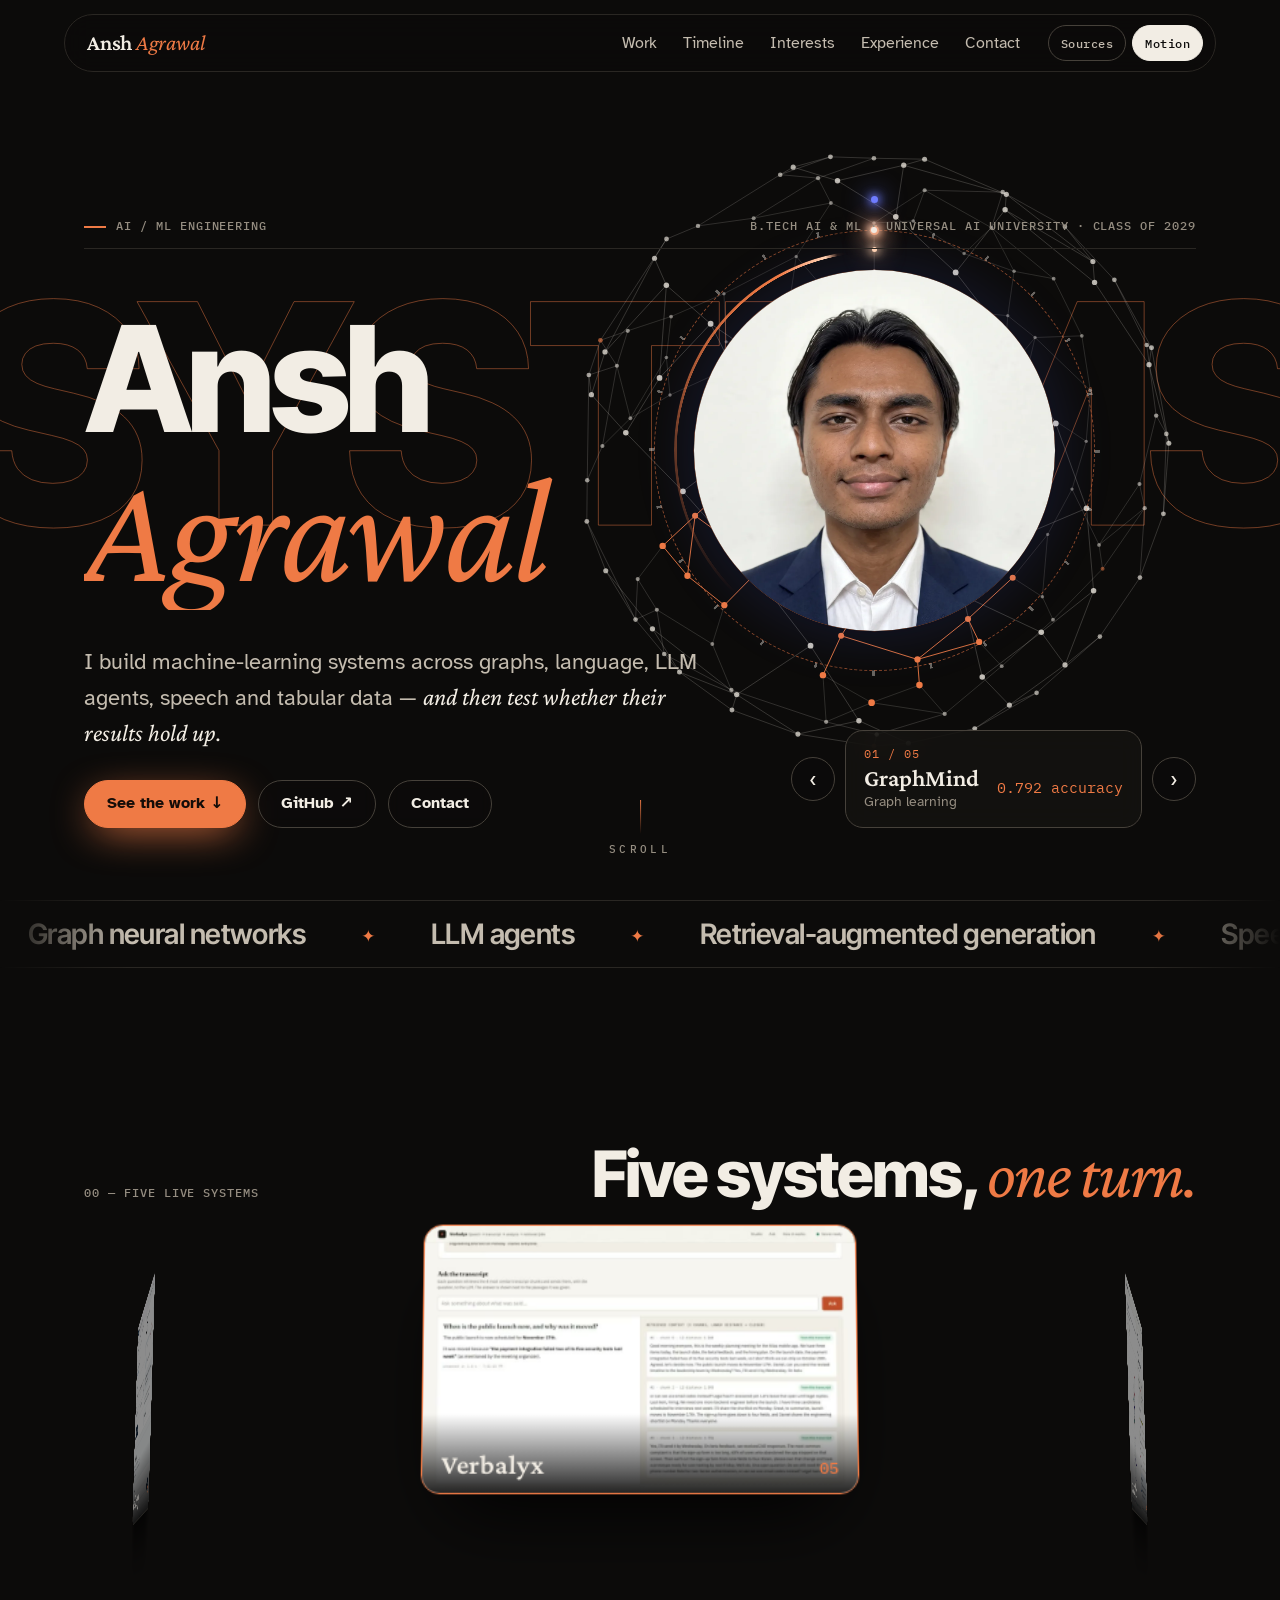
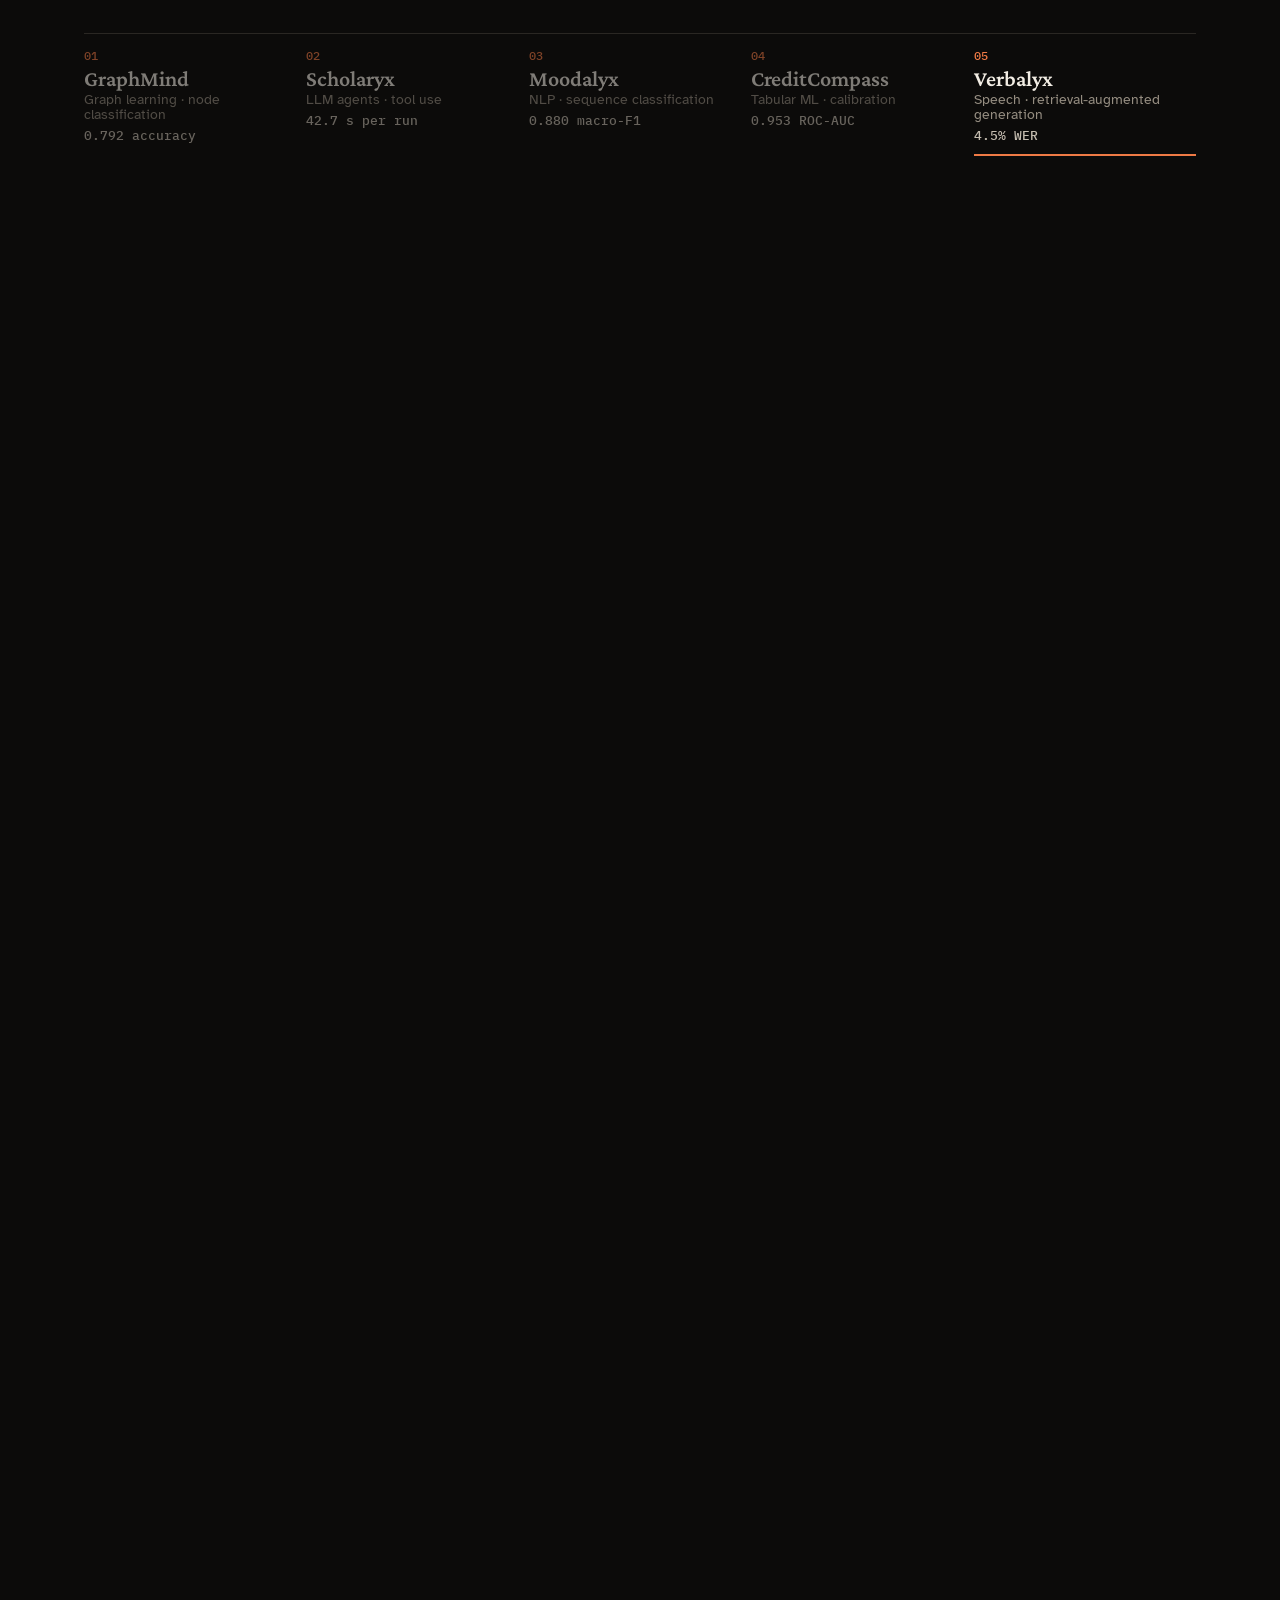
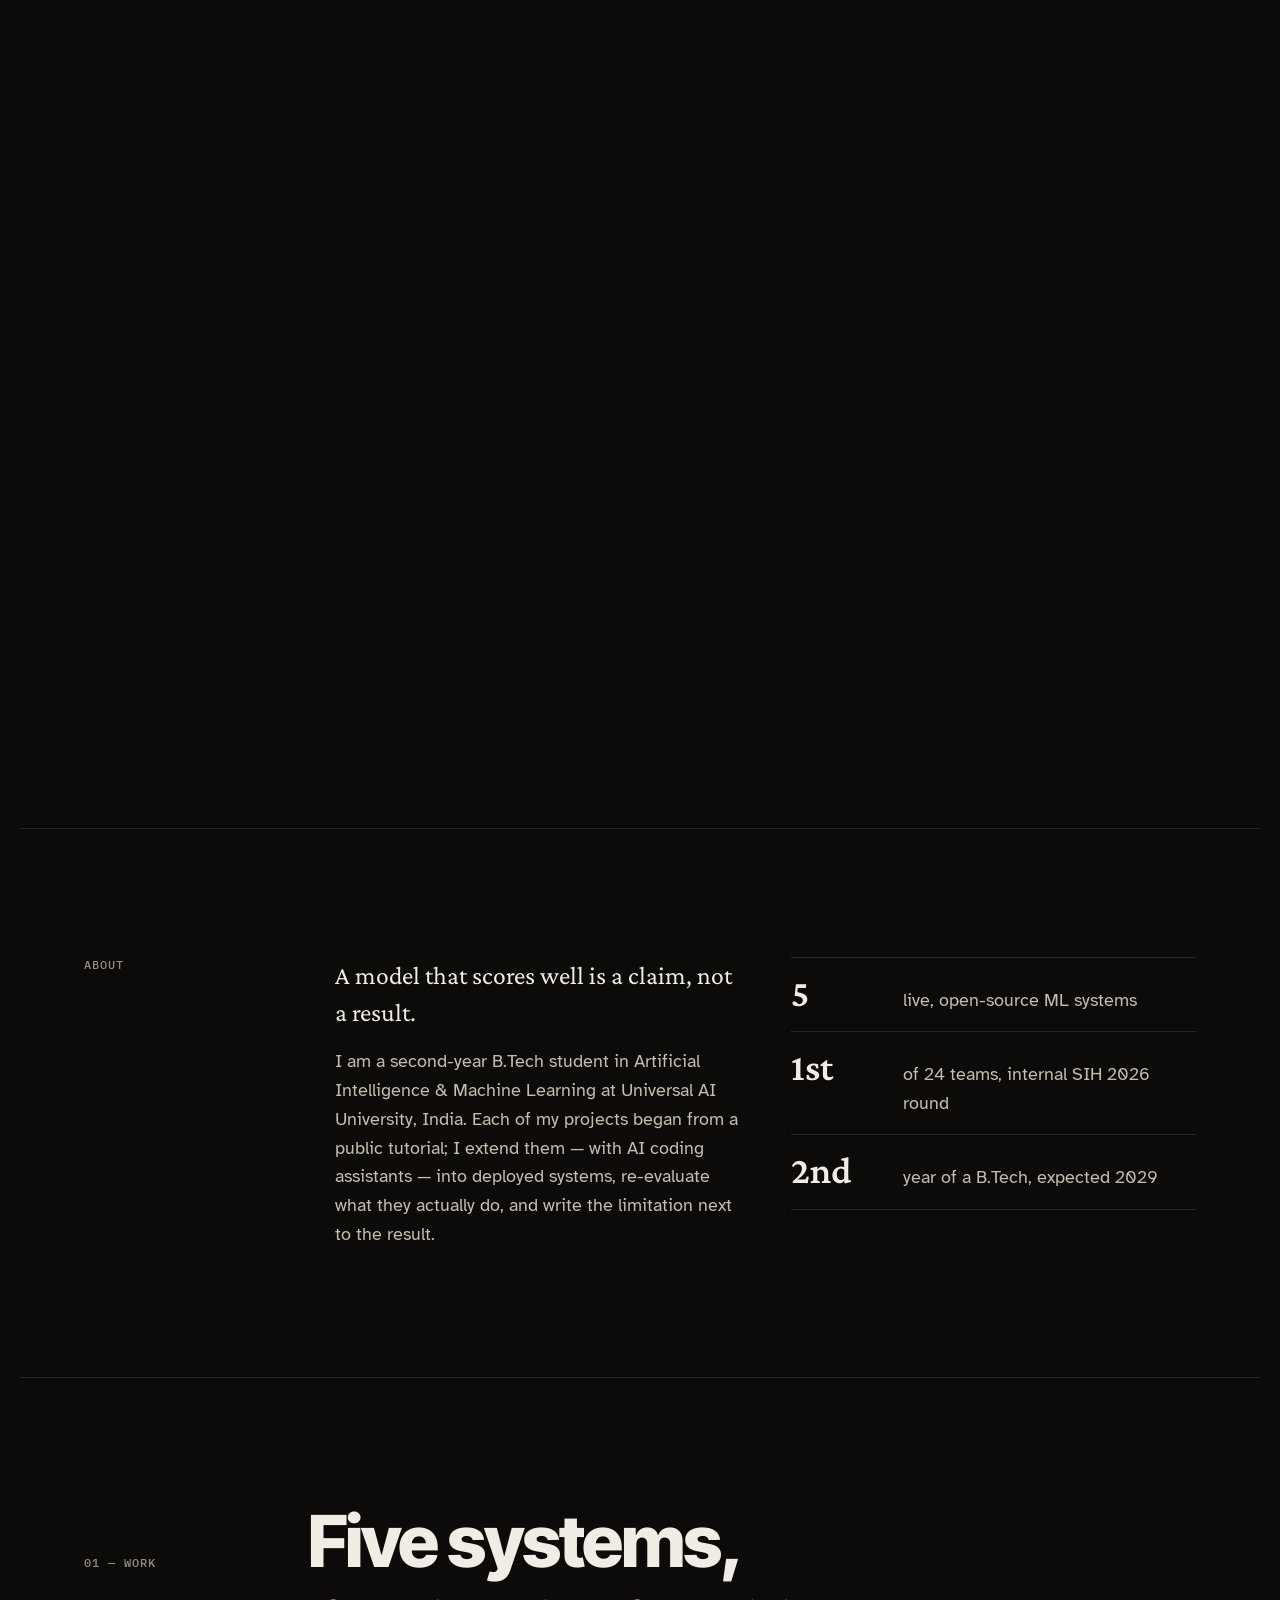
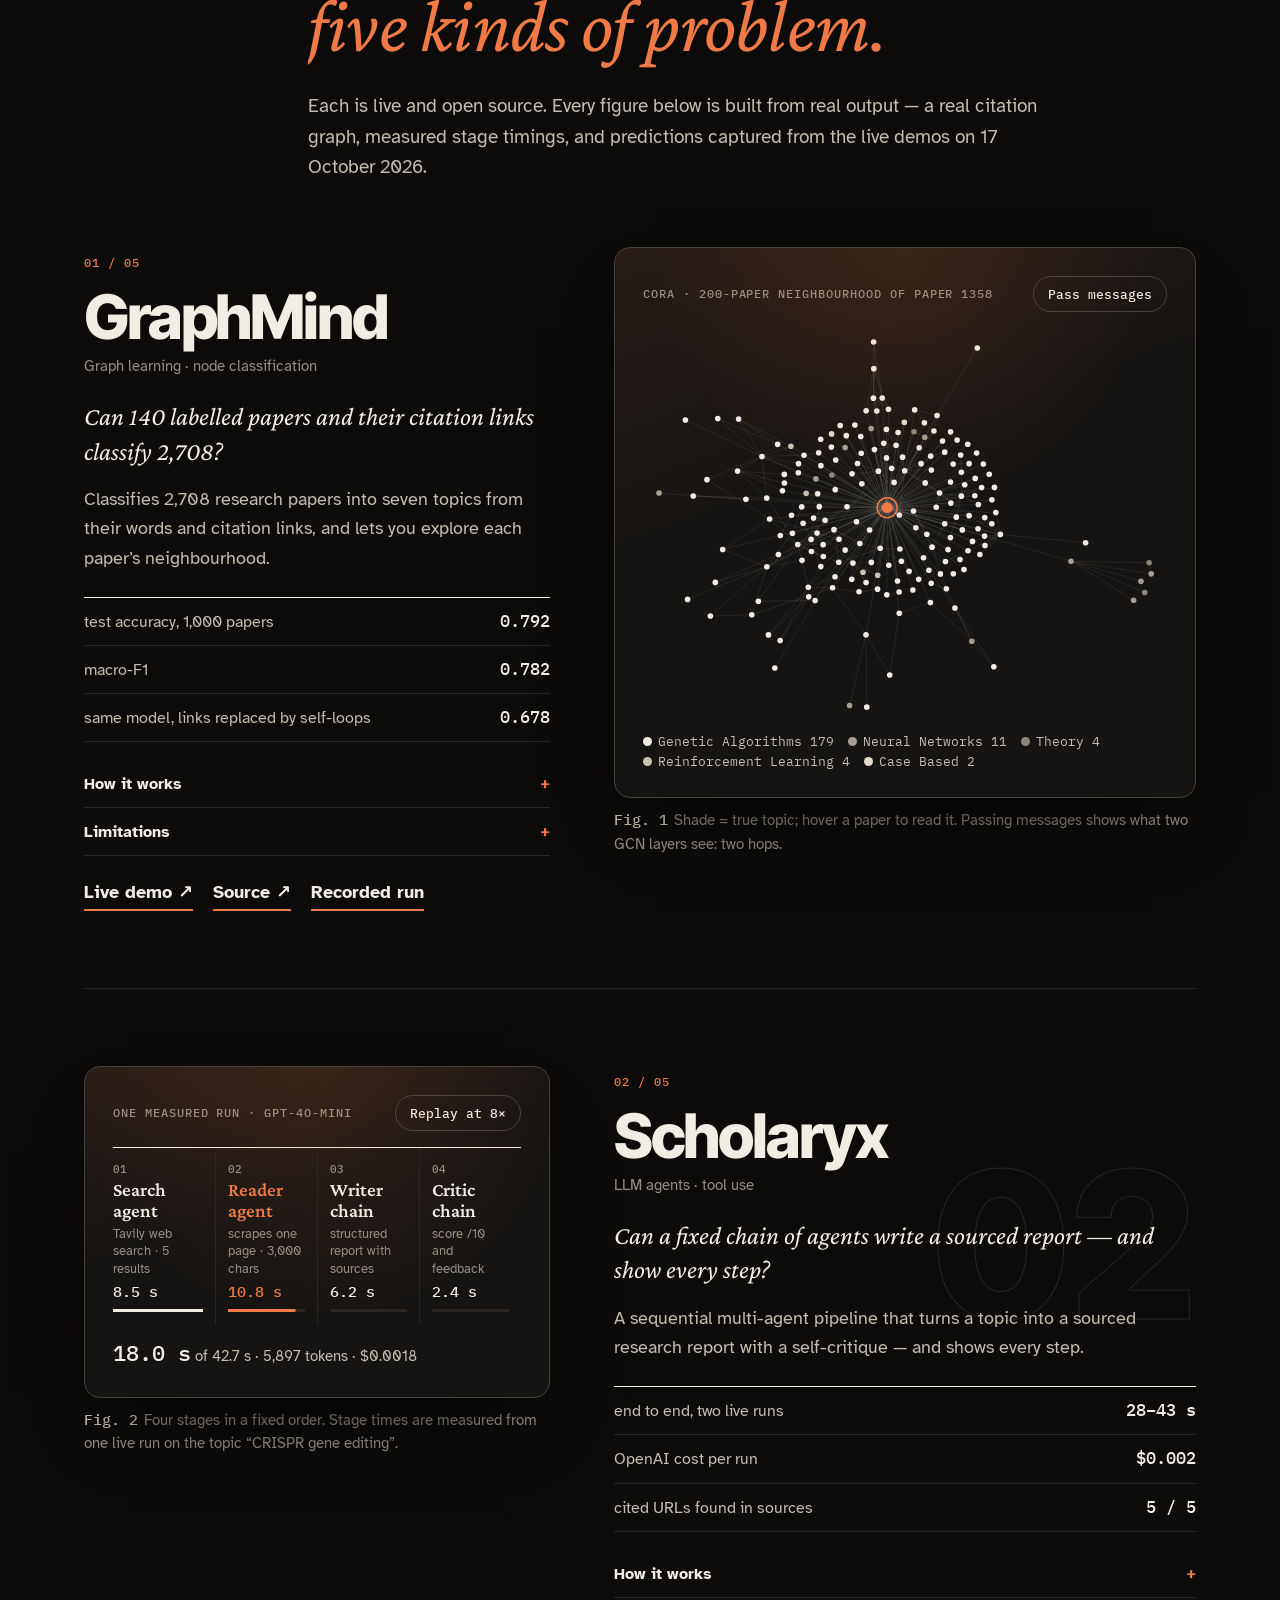
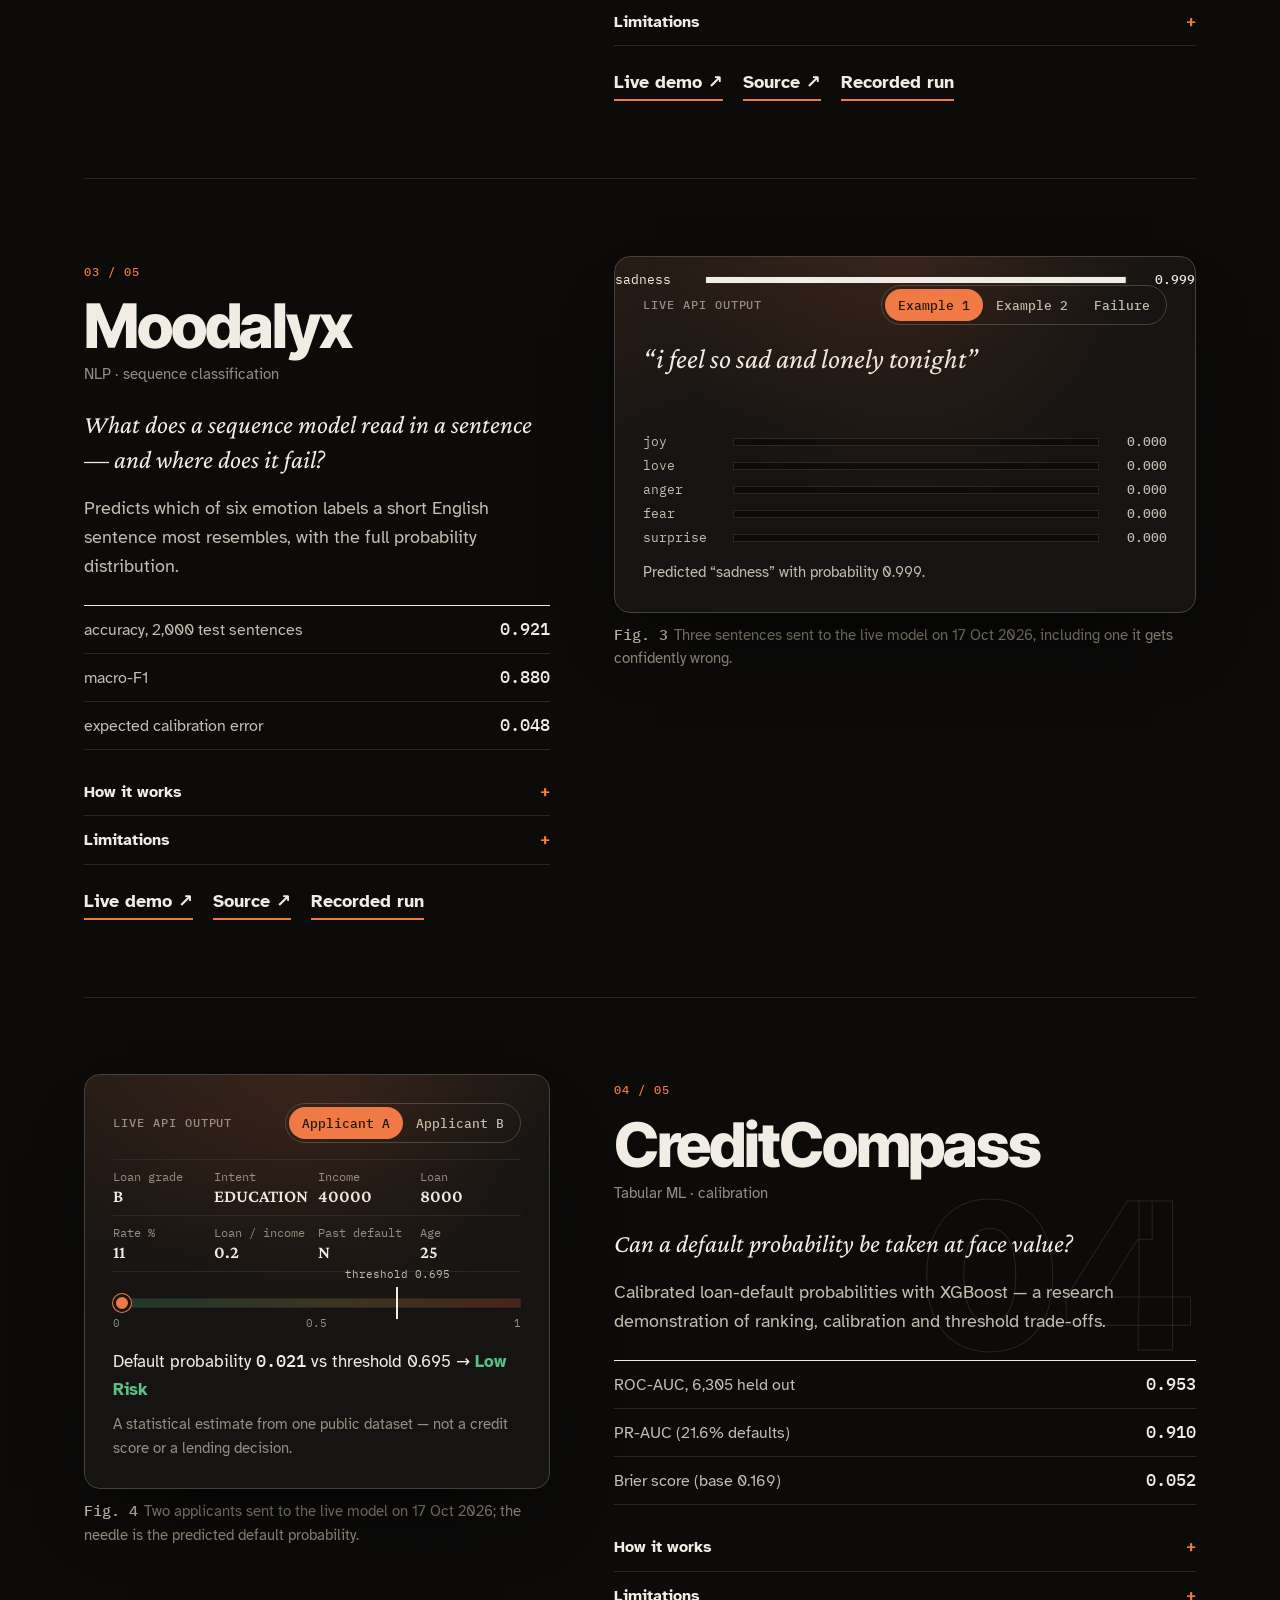
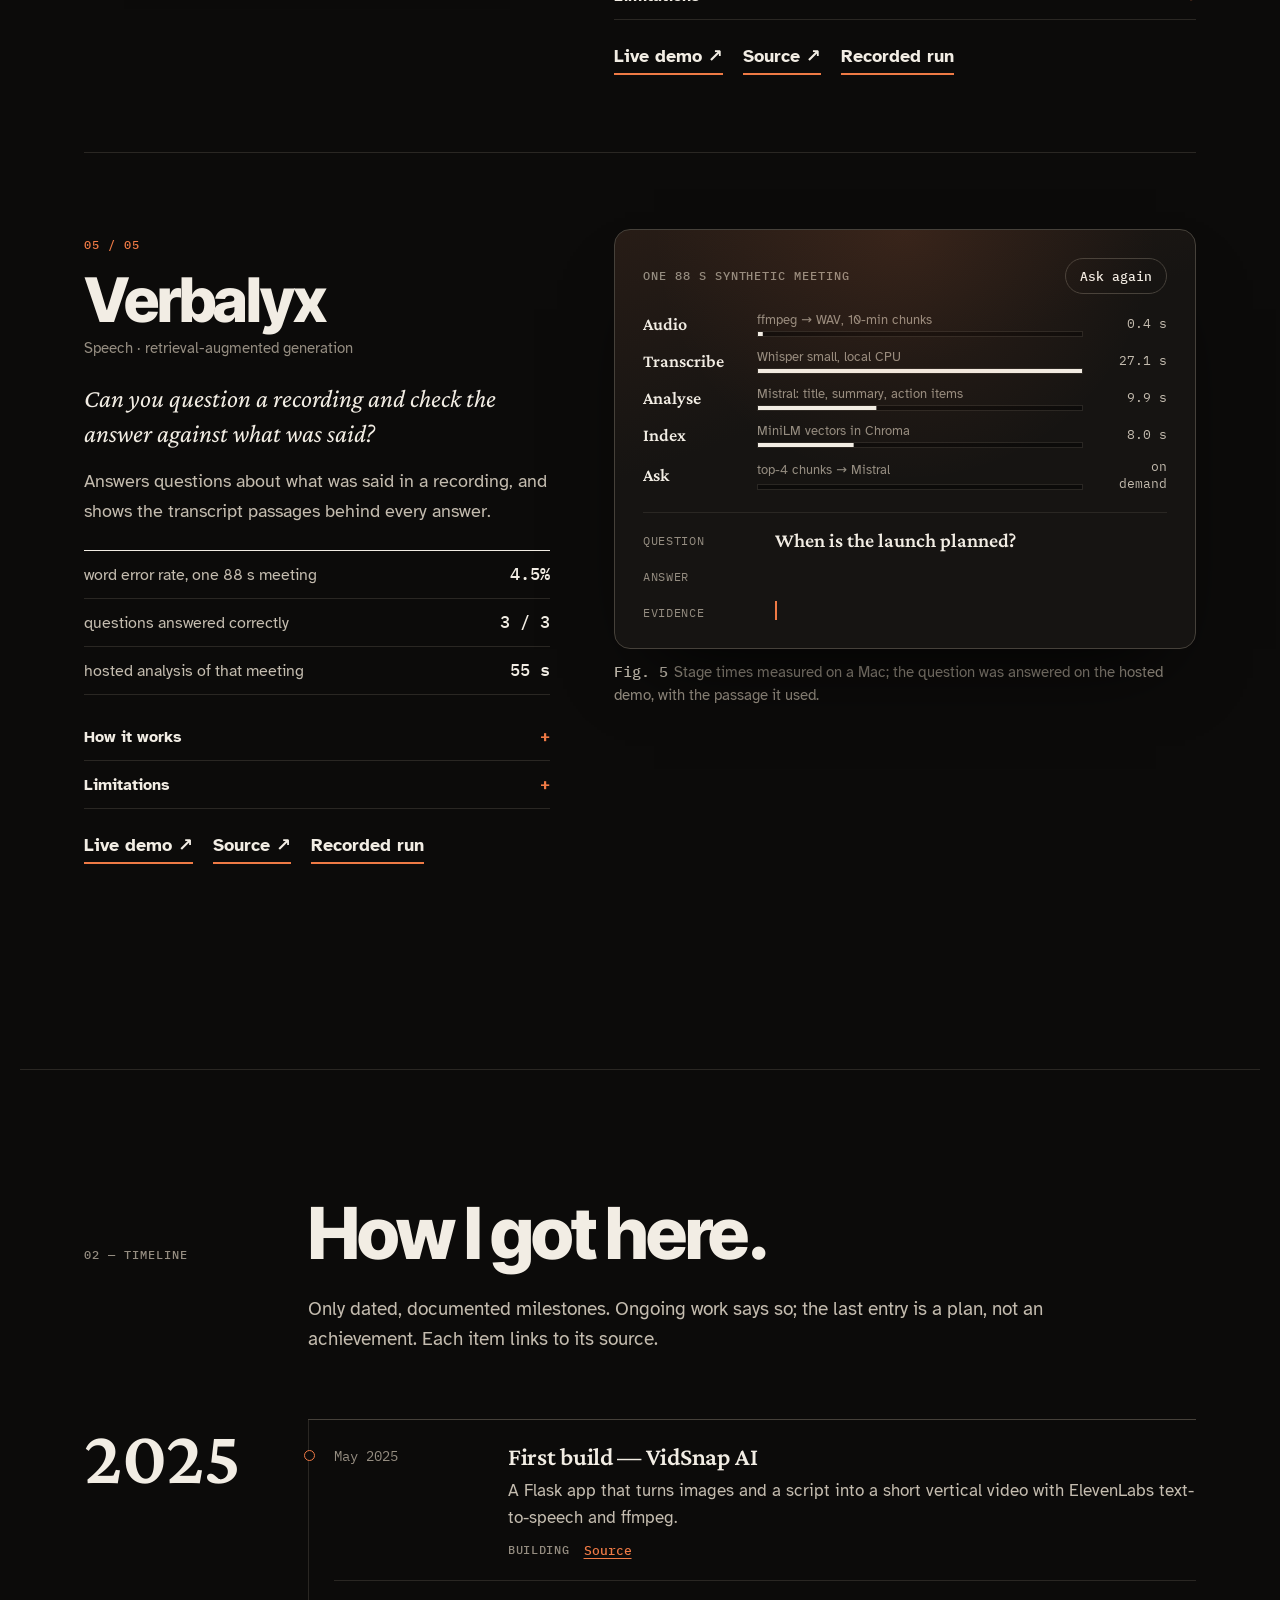
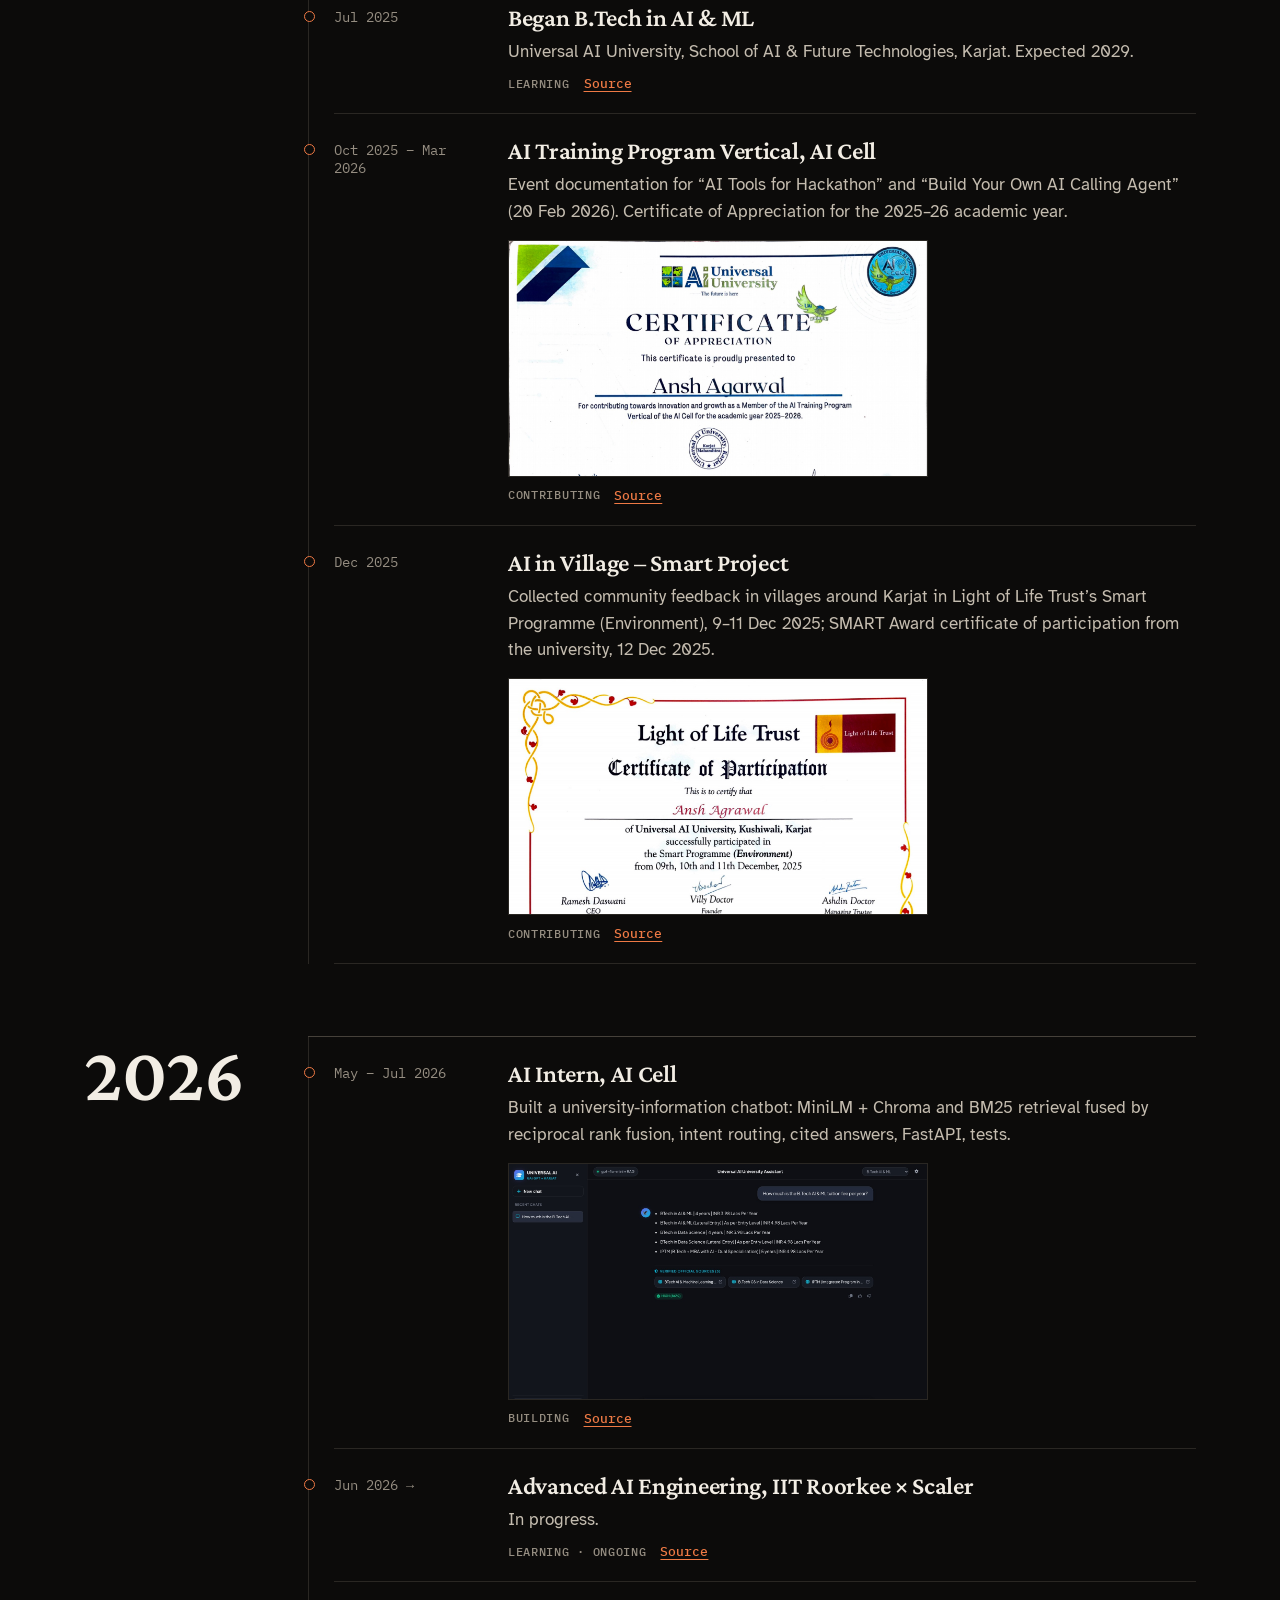
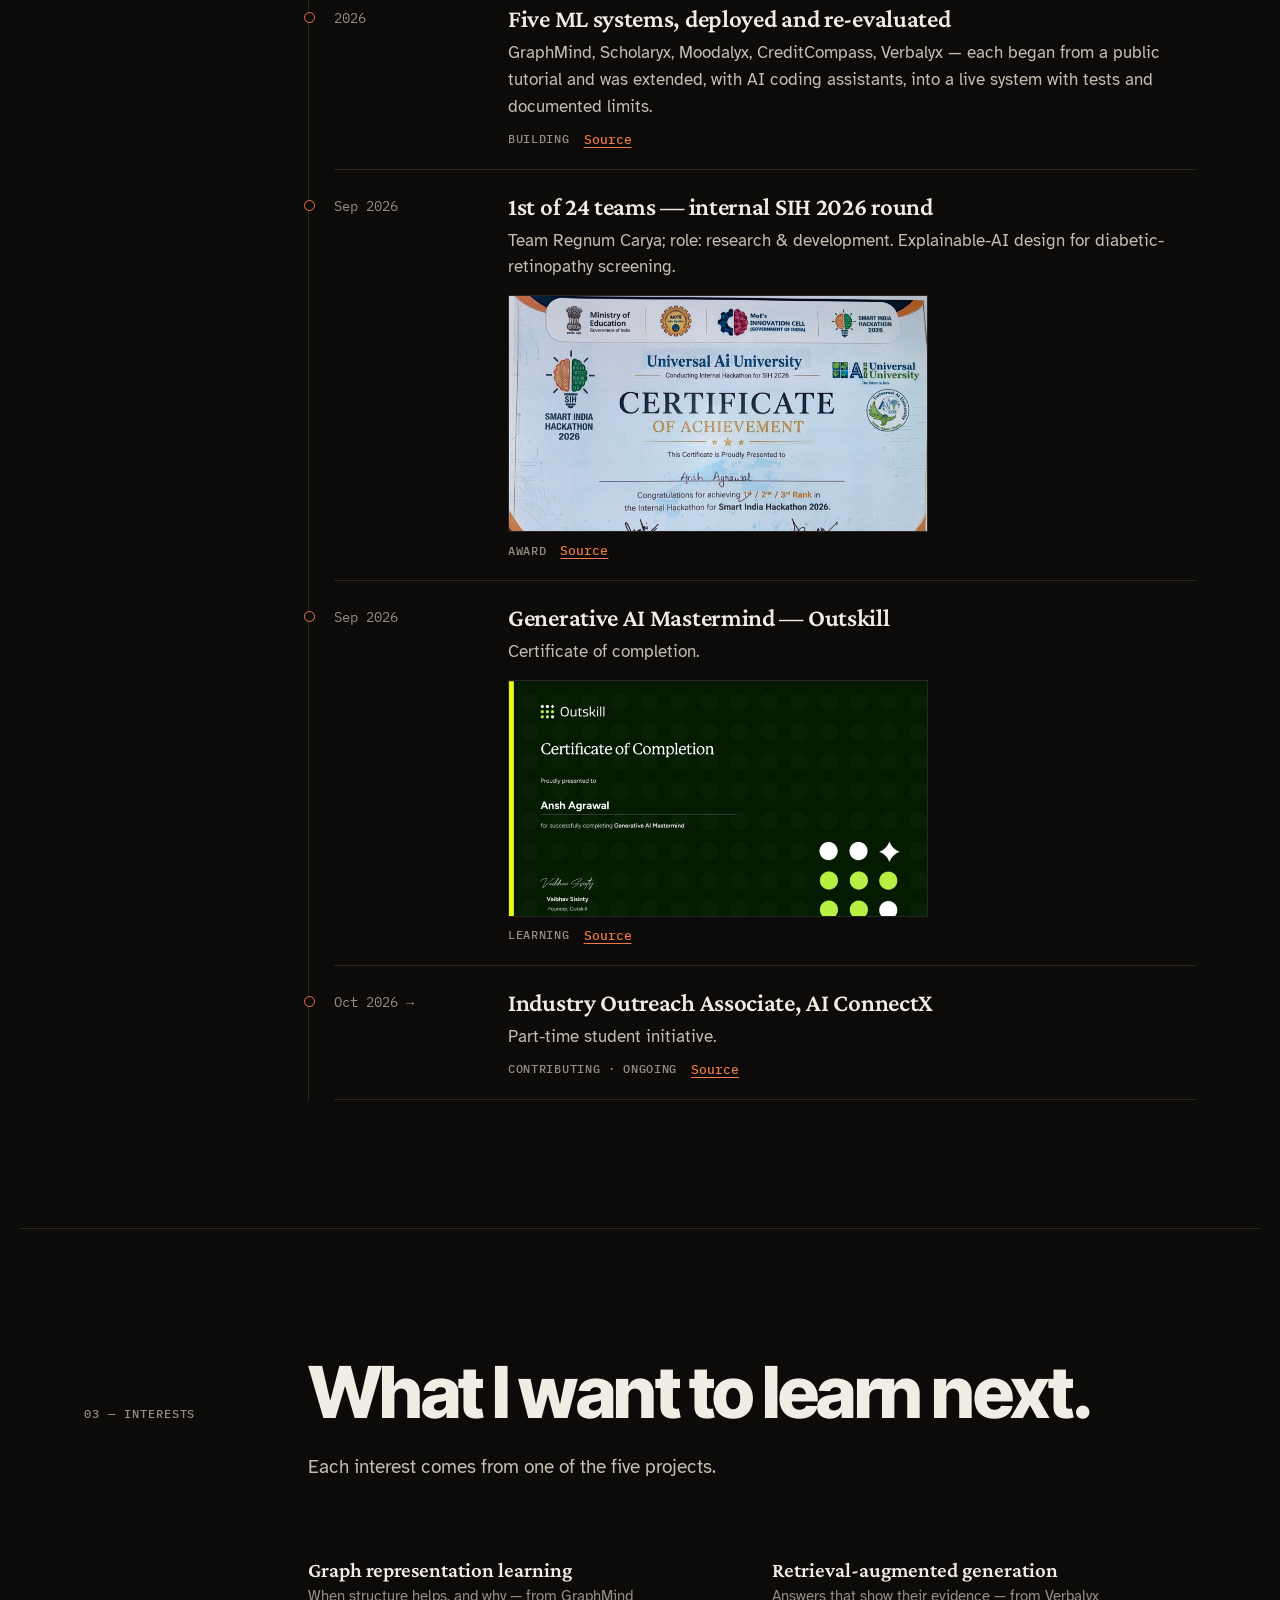
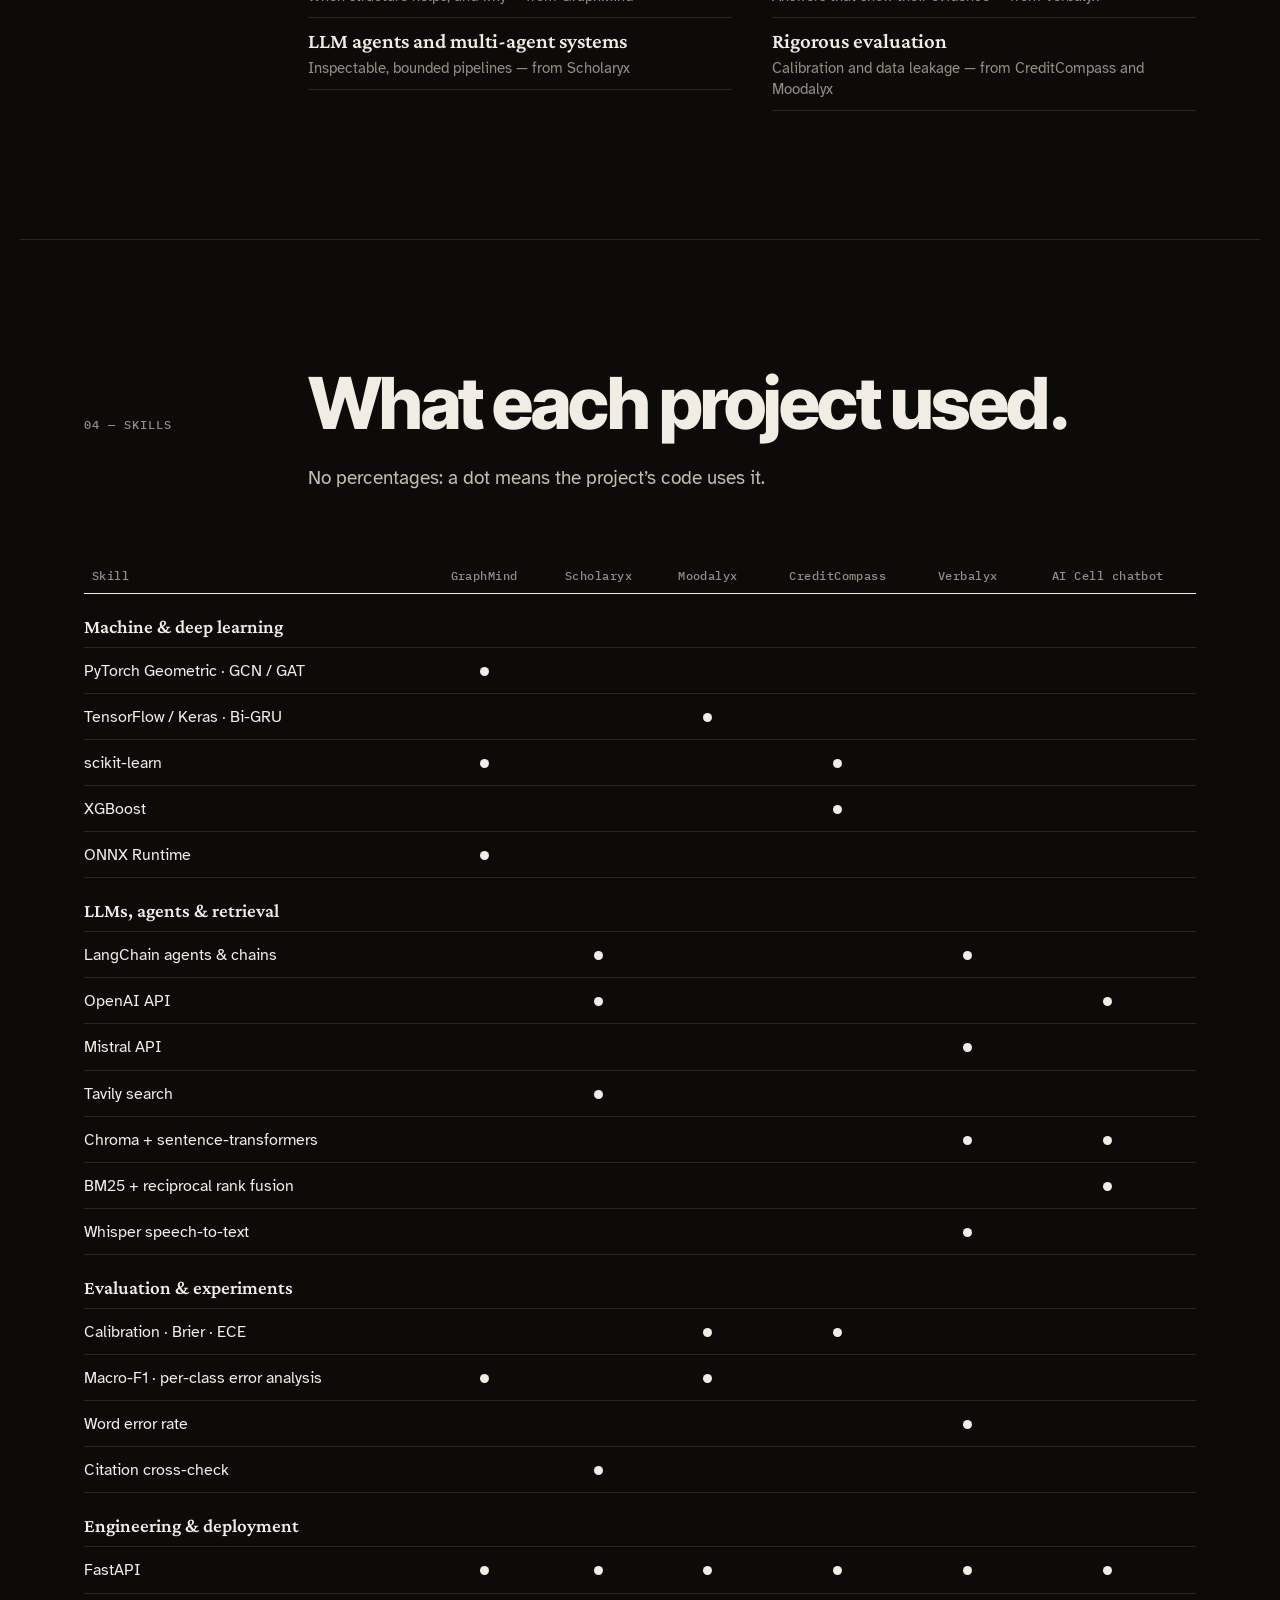
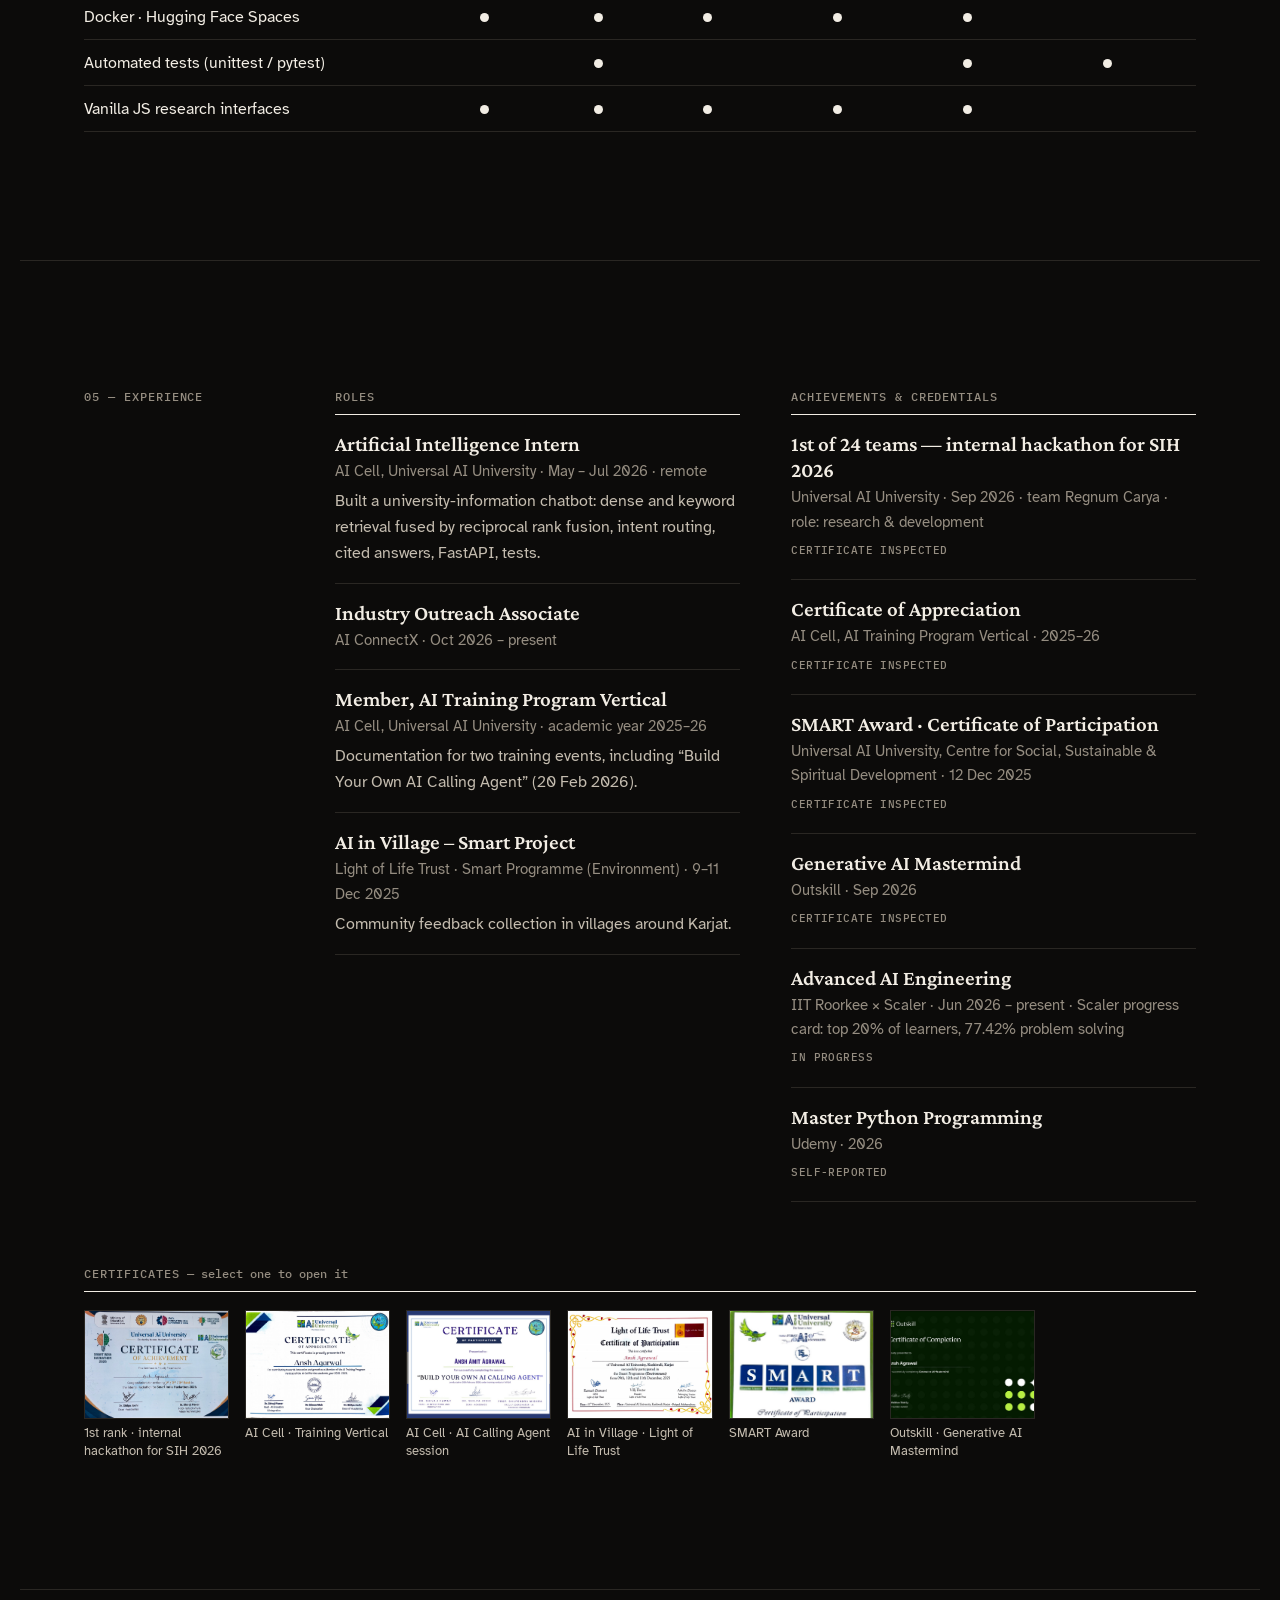
<file: index.html>
<!doctype html>
<html lang="en" class="no-js">
<head>
<meta charset="utf-8">
<meta name="viewport" content="width=device-width, initial-scale=1">
<title>Ansh Agrawal — AI / ML engineering</title>
<meta name="description" content="Ansh Agrawal, B.Tech AI & ML student. Five live machine-learning systems across graphs, language, LLM agents, speech and tabular data — each re-evaluated, with every claim traced to its source.">
<meta name="theme-color" content="#0c0b0a">
<meta property="og:title" content="Ansh Agrawal — AI / ML engineering">
<meta property="og:description" content="Five live machine-learning systems across graphs, language, agents, speech and tabular data, each re-evaluated.">
<meta property="og:type" content="website">
<meta property="og:url" content="https://anshaiml369.github.io/">
<meta property="og:image" content="https://anshaiml369.github.io/assets/og-card.png">
<meta property="og:image:width" content="1200">
<meta property="og:image:height" content="630">
<meta property="og:image:alt" content="Ansh Agrawal — AI / ML engineering">
<meta name="twitter:card" content="summary_large_image">
<meta name="twitter:image" content="https://anshaiml369.github.io/assets/og-card.png">
<link rel="icon" href="assets/favicon-aa.svg" type="image/svg+xml">
<link rel="preconnect" href="https://fonts.googleapis.com">
<link rel="preconnect" href="https://fonts.gstatic.com" crossorigin>
<link href="https://fonts.googleapis.com/css2?family=Atkinson+Hyperlegible:ital,wght@0,400;0,700;1,400&family=Crimson+Pro:ital,wght@0,400;0,600;1,400&family=Inter+Tight:wght@600;800&display=swap" rel="stylesheet">
<link rel="stylesheet" href="vendor/lenis-1.3.27.css">
<link rel="stylesheet" href="css/journal.css?v=16">
<script>document.documentElement.classList.replace("no-js", "js");</script>
</head>
<body>
<a class="skip" href="#main">Skip to content</a>
<div class="intro" aria-hidden="true"><div class="intro-in"><span class="intro-name">Ansh <em>Agrawal</em></span><span class="intro-count num">000</span></div><i class="intro-l"></i><i class="intro-r"></i></div>
<div class="progress" aria-hidden="true"><i></i></div>
<div class="spot" aria-hidden="true"></div>
<div class="grid-bg" aria-hidden="true"></div>

<header class="top" id="top-bar">
  <div class="wrap top-in">
    <a class="wordmark" href="#main">Ansh <em>Agrawal</em></a>
    <button class="menu-btn" type="button" aria-expanded="false" aria-controls="menu">Menu</button>
    <ul class="menu" id="menu">
      <li><a href="#systems">Work</a></li>
      <li><a href="#timeline">Timeline</a></li>
      <li><a href="#interests">Interests</a></li>
      <li><a href="#experience">Experience</a></li>
      <li><a href="#contact">Contact</a></li>
    </ul>
    <div class="tools">
      <button class="tog" id="lens" type="button" aria-pressed="false" title="Show the source of every claim (E)">Sources</button>
      <button class="tog" id="motion" type="button" aria-pressed="true" title="Turn animation on or off">Motion</button>
    </div>
  </div>
</header>

<main id="main" tabindex="-1">

<!-- 1–3 · identity, positioning, introduction -->
<section class="hero" aria-labelledby="name">
  <p class="hero-word" aria-hidden="true">SYSTEMS</p>
  <canvas class="hero-orb" aria-hidden="true"></canvas>
  <figure class="hero-portrait">
    <div class="pf">
      <span class="pf-glow"></span><span class="pf-dash"></span><span class="pf-ping"></span>
      <picture><source srcset="assets/photo/ansh-hero-circle.webp" type="image/webp"><img src="assets/photo/ansh-hero-circle.jpg" width="1200" height="1200" alt="Ansh Agrawal" fetchpriority="high"></picture>
      <span class="pf-arc"></span>
      <span class="pf-orbit o1"><i></i></span><span class="pf-orbit o2"><i></i></span><span class="pf-orbit o3"><i></i></span><span class="pf-orbit o4"><i></i></span>
    </div>
  </figure>
  <div class="wrap hero-in">
    <div class="mast"><span class="label"><i class="tick"></i>AI / ML engineering</span><span class="label">B.Tech AI &amp; ML · Universal AI University · class of 2029</span></div>
    <div class="hero-copy">
      <h1 class="hero-name" id="name"><span class="line rise"><span class="hn-sans">Ansh</span></span><span class="line rise"><span class="hn-serif">Agrawal</span></span></h1>
      <div class="enter">
        <p class="position">I build machine-learning systems across graphs, language, LLM agents, speech and tabular data — <em>and then test whether their results hold up.</em></p>
        <div class="hero-links">
          <a class="btn-pill solid" href="#systems">See the work ↓</a>
          <a class="btn-pill" href="https://github.com/anshaiml369" target="_blank" rel="noopener">GitHub ↗</a>
          <a class="btn-pill" href="#contact">Contact</a>
        </div>
      </div>
    </div>
    <div class="hero-switch enter" aria-label="The five systems">
      <button class="sw-arrow" type="button" data-dir="-1" aria-label="Previous system">‹</button>
      <a class="sw-card" href="#work"><span class="sw-n num">01 / 05</span><b class="sw-name">GraphMind</b><span class="sw-dom">Graph learning</span><span class="sw-fig num">0.792 accuracy</span></a>
      <button class="sw-arrow" type="button" data-dir="1" aria-label="Next system">›</button>
    </div>
    <span class="scroll-cue" aria-hidden="true">Scroll</span>
  </div>
</section>

<div class="marquee" aria-hidden="true"><div class="mq-track"><span>Graph neural networks</span><span>LLM agents</span><span>Retrieval-augmented generation</span><span>Speech recognition</span><span>Calibration</span><span>PyTorch Geometric</span><span>TensorFlow</span><span>LangChain</span><span>XGBoost</span><span>FastAPI</span><span>ONNX</span><span>Hugging Face Spaces</span></div></div>

<!-- 3D ring: the five systems turn as you scroll -->
<section class="systems" id="systems" aria-labelledby="sys-h">
  <div class="sys-pin">
    <div class="wrap sys-head">
      <span class="label">00 — Five live systems</span>
      <h2 id="sys-h"><span class="line rise"><span>Five systems, <em>one turn.</em></span></span></h2>
    </div>
    <div class="ring-stage" aria-hidden="true"><div class="ring" id="ring"></div></div>
    <nav class="wrap contents" aria-label="Five systems"><ol id="contents"></ol></nav>
  </div>
</section>

<section class="section wrap" id="about" aria-labelledby="about-h">
  <div class="about">
    <h2 class="label" id="about-h">About</h2>
    <div class="about-text enter">
      <p>A model that scores well is a claim, not a result.</p>
      <p>I am a second-year B.Tech student in Artificial Intelligence &amp; Machine Learning at Universal AI University, India. Each of my projects began from a public tutorial; I extend them — with AI coding assistants — into deployed systems, re-evaluate what they actually do, and write the limitation next to the result.</p>
    </div>
    <ul class="facts enter">
      <li data-ev="verified" data-src="Five Hugging Face Spaces, all HTTP 200 on 17 Oct 2026"><b class="num">5</b><span>live, open-source ML systems</span></li>
      <li data-ev="checked" data-src="Certificate of Achievement, internal hackathon for SIH 2026"><b class="num">1st</b><span>of 24 teams, internal SIH 2026 round</span></li>
      <li data-ev="checked" data-src="Résumé; AI Cell offer letter"><b class="num">2nd</b><span>year of a B.Tech, expected 2029</span></li>
    </ul>
  </div>
</section>

<!-- 4 · the five systems, equal weight -->
<section class="section wrap" id="work" aria-labelledby="work-h">
  <header class="sec-head">
    <span class="label">01 — Work</span>
    <div>
      <h2 id="work-h"><span class="line rise"><span>Five systems,</span></span><span class="line rise"><span><em>five kinds of problem.</em></span></span></h2>
      <p class="sec-lead">Each is live and open source. Every figure below is built from real output — a real citation graph, measured stage timings, and predictions captured from the live demos on 17 October 2026.</p>
    </div>
  </header>
  <div id="work-list"></div>
</section>

<!-- 5 · timeline -->
<section class="section wrap" id="timeline" aria-labelledby="tl-h">
  <header class="sec-head">
    <span class="label">02 — Timeline</span>
    <div>
      <h2 id="tl-h"><span class="line rise"><span>How I got here.</span></span></h2>
      <p class="sec-lead">Only dated, documented milestones. Ongoing work says so; the last entry is a plan, not an achievement. Each item links to its source.</p>
    </div>
  </header>
  <div id="tl"></div>
</section>

<!-- 6 · interests -->
<section class="section wrap" id="interests" aria-labelledby="in-h">
  <header class="sec-head">
    <span class="label">03 — Interests</span>
    <div>
      <h2 id="in-h"><span class="line rise"><span>What I want to learn next.</span></span></h2>
      <p class="sec-lead">Each interest comes from one of the five projects.</p>
    </div>
  </header>
  <div class="interests">
    <span aria-hidden="true"></span>
    <ul class="enter" data-ev="checked" data-src="Interests as stated on the CV; each linked to the project that sparked it">
      <li>Graph representation learning<span>When structure helps, and why — from GraphMind</span></li>
      <li>LLM agents and multi-agent systems<span>Inspectable, bounded pipelines — from Scholaryx</span></li>
      <li>Retrieval-augmented generation<span>Answers that show their evidence — from Verbalyx</span></li>
      <li>Rigorous evaluation<span>Calibration and data leakage — from CreditCompass and Moodalyx</span></li>
    </ul>
  </div>
</section>

<!-- 6b · skills -->
<section class="section wrap" id="skills" aria-labelledby="sk-h">
  <header class="sec-head">
    <span class="label">04 — Skills</span>
    <div>
      <h2 id="sk-h"><span class="line rise"><span>What each project used.</span></span></h2>
      <p class="sec-lead">No percentages: a dot means the project’s code uses it.</p>
    </div>
  </header>
  <div class="skills-wrap enter"><table class="skills" id="skills-table"></table></div>
</section>

<!-- 7 · experience & achievements -->
<section class="section wrap" id="experience" aria-labelledby="xp-h">
  <div class="xp">
    <h2 class="label" id="xp-h">05 — Experience</h2>
    <div class="xp-col enter">
      <h3>Roles</h3>
      <ul class="xp-list">
        <li data-ev="checked" data-src="Offer letter (4 May – 14 Jul 2026); internship report"><b>Artificial Intelligence Intern</b><span>AI Cell, Universal AI University · May – Jul 2026 · remote</span><p>Built a university-information chatbot: dense and keyword retrieval fused by reciprocal rank fusion, intent routing, cited answers, FastAPI, tests.</p></li>
        <li data-ev="self" data-src="LinkedIn (self-reported)"><b>Industry Outreach Associate</b><span>AI ConnectX · Oct 2026 – present</span></li>
        <li data-ev="checked" data-src="Certificate of Appreciation (AI Cell, AY 2025–26), inspected; AI Cell event report"><b>Member, AI Training Program Vertical</b><span>AI Cell, Universal AI University · academic year 2025–26</span><p>Documentation for two training events, including “Build Your Own AI Calling Agent” (20 Feb 2026).</p></li>
        <li data-ev="checked" data-src="Light of Life Trust participation certificate and UAi SMART Award certificate, both inspected"><b>AI in Village – Smart Project</b><span>Light of Life Trust · Smart Programme (Environment) · 9–11 Dec 2025</span><p>Community feedback collection in villages around Karjat.</p></li>
      </ul>
    </div>
    <div class="xp-col enter">
      <h3>Achievements &amp; credentials</h3>
      <ul class="xp-list">
        <li><b>1st of 24 teams — internal hackathon for SIH 2026</b><span>Universal AI University · Sep 2026 · team Regnum Carya · role: research &amp; development</span><span class="status s-info">Certificate inspected</span></li>
        <li><b>Certificate of Appreciation</b><span>AI Cell, AI Training Program Vertical · 2025–26</span><span class="status s-info">Certificate inspected</span></li>
        <li><b>SMART Award · Certificate of Participation</b><span>Universal AI University, Centre for Social, Sustainable &amp; Spiritual Development · 12 Dec 2025</span><span class="status s-info">Certificate inspected</span></li>
        <li><b>Generative AI Mastermind</b><span>Outskill · Sep 2026</span><span class="status s-info">Certificate inspected</span></li>
        <li><b>Advanced AI Engineering</b><span>IIT Roorkee × Scaler · Jun 2026 – present · Scaler progress card: top 20% of learners, 77.42% problem solving</span><span class="status s-warn">In progress</span></li>
        <li><b>Master Python Programming</b><span>Udemy · 2026</span><span class="status s-warn">Self-reported</span></li>
      </ul>
    </div>
  </div>
  <div class="certs-wrap enter">
    <h3 class="certs-h">Certificates <span>— select one to open it</span></h3>
    <ul class="certs" id="certs" aria-label="Certificate images"></ul>
  </div>
</section>

<!-- 8 · contact -->
<section class="contact wrap" id="contact" aria-labelledby="ct-h">
  <span class="label">06 — Contact</span>
  <h2 id="ct-h"><span class="line rise"><span>Let’s <em>talk.</em></span></span></h2>
  <div class="contact-grid">
    <div>
      <p class="sec-lead" style="margin:0 0 18px">Open to research internships and applied-ML engineering roles where evaluation matters.</p>
      <a class="mail" href="mailto:ansh.aiml369@gmail.com">ansh.aiml369@gmail.com</a>
    </div>
    <ul class="c-links">
      <li><a href="https://github.com/anshaiml369" target="_blank" rel="noopener">GitHub <span>anshaiml369 ↗</span></a></li>
      <li><a href="https://www.linkedin.com/in/ansh-agrawal-0738803a6/" target="_blank" rel="noopener">LinkedIn <span>ansh-agrawal ↗</span></a></li>
      <li><a href="#systems">The five systems <span>↑</span></a></li>
    </ul>
  </div>
  <footer class="foot">
    <p>© 2026 Ansh Agrawal · HTML, CSS and JavaScript · no trackers.</p>
    <p class="legend"><span><i style="background:var(--ok)"></i>re-run</span><span><i style="background:var(--info)"></i>document checked</span><span><i style="background:var(--warn)"></i>self-reported</span><span>press <b>E</b> or “Sources” to show them</span></p>
  </footer>
</section>

</main>

<dialog id="media"><form method="dialog"><button class="dlg-close" aria-label="Close">×</button></form><div id="media-body"></div><p id="media-cap"></p></dialog>

<script src="vendor/motion-12.43.0.js"></script>
<script src="vendor/lenis-1.3.27.min.js"></script>
<script src="js/data.js?v=23"></script>
<script src="js/evidence-data.js?v=23"></script>
<script src="js/core.js?v=20"></script>
<script src="js/work.js?v=4"></script>
<script src="js/timeline.js?v=1"></script>
<script src="js/skills.js?v=1"></script>
<script src="js/fx.js?v=3"></script>
<script src="js/site.js?v=3"></script>
</body>
</html>
</file>
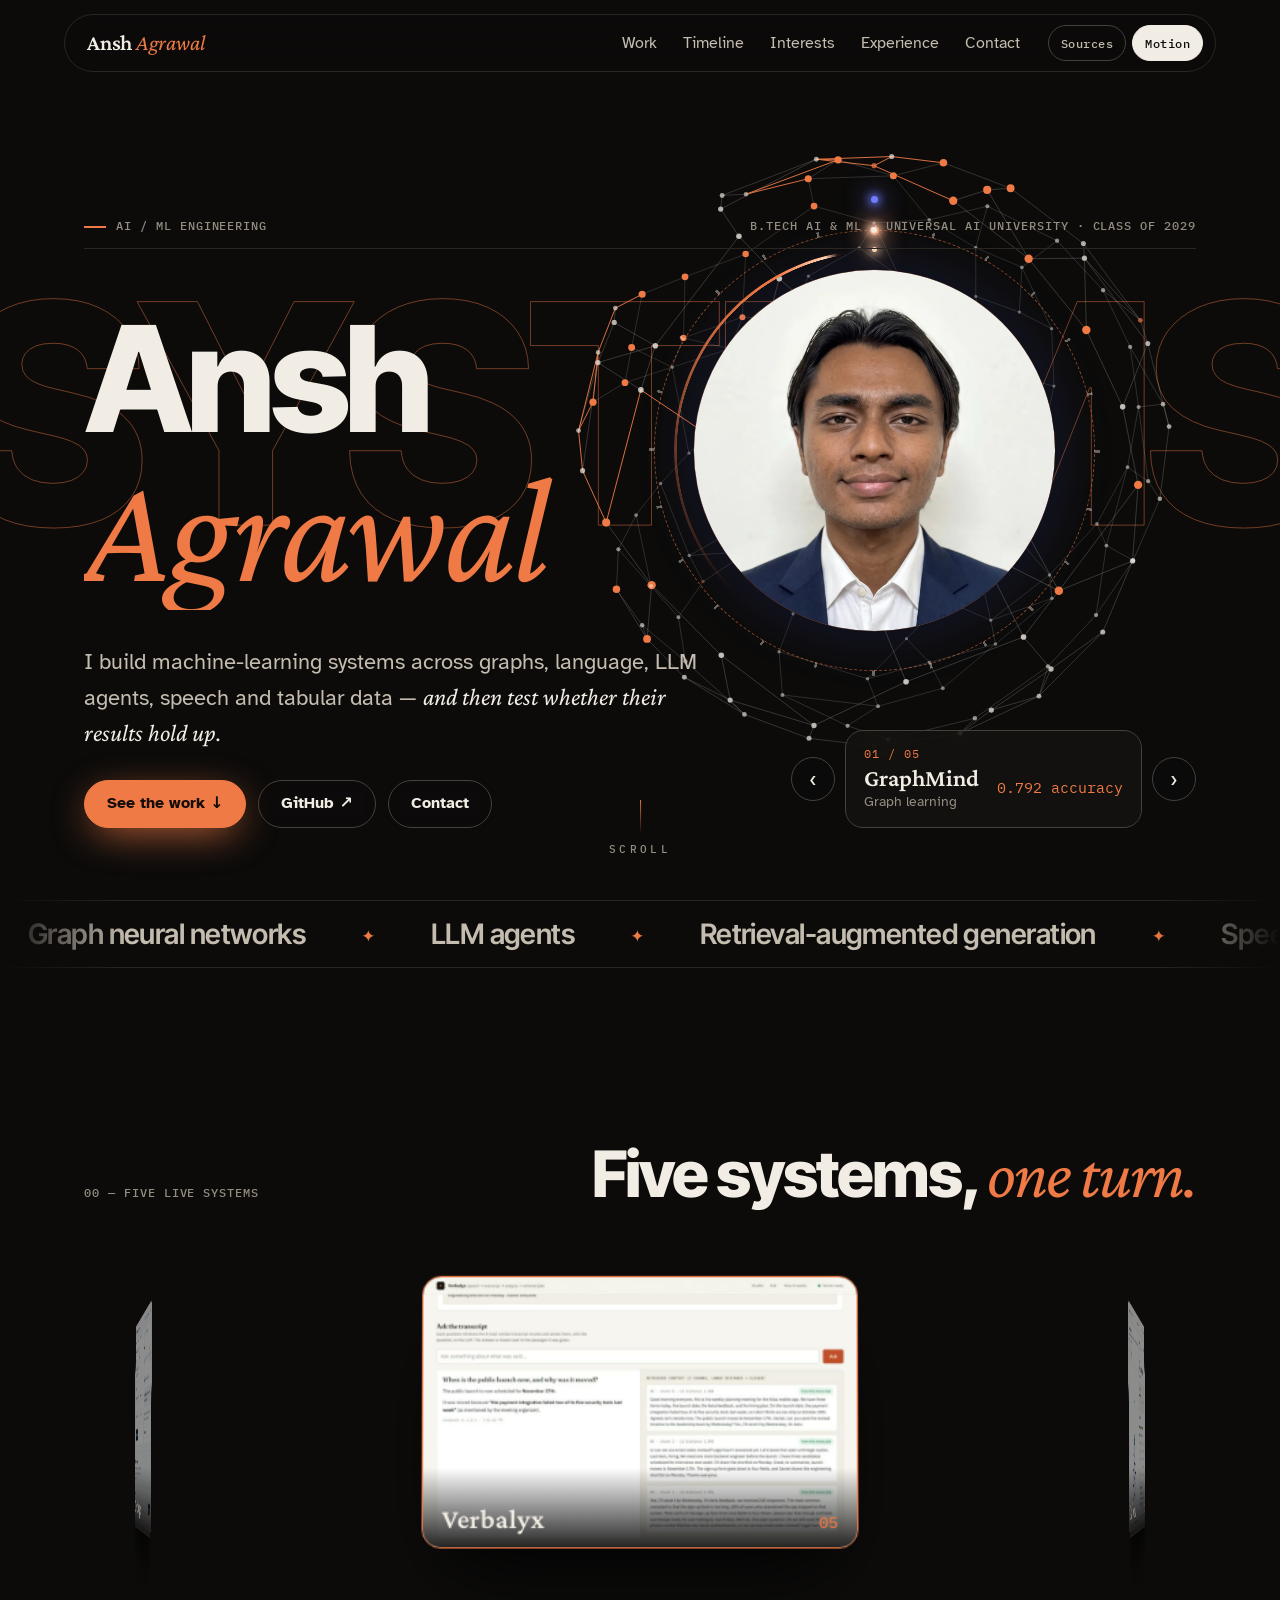
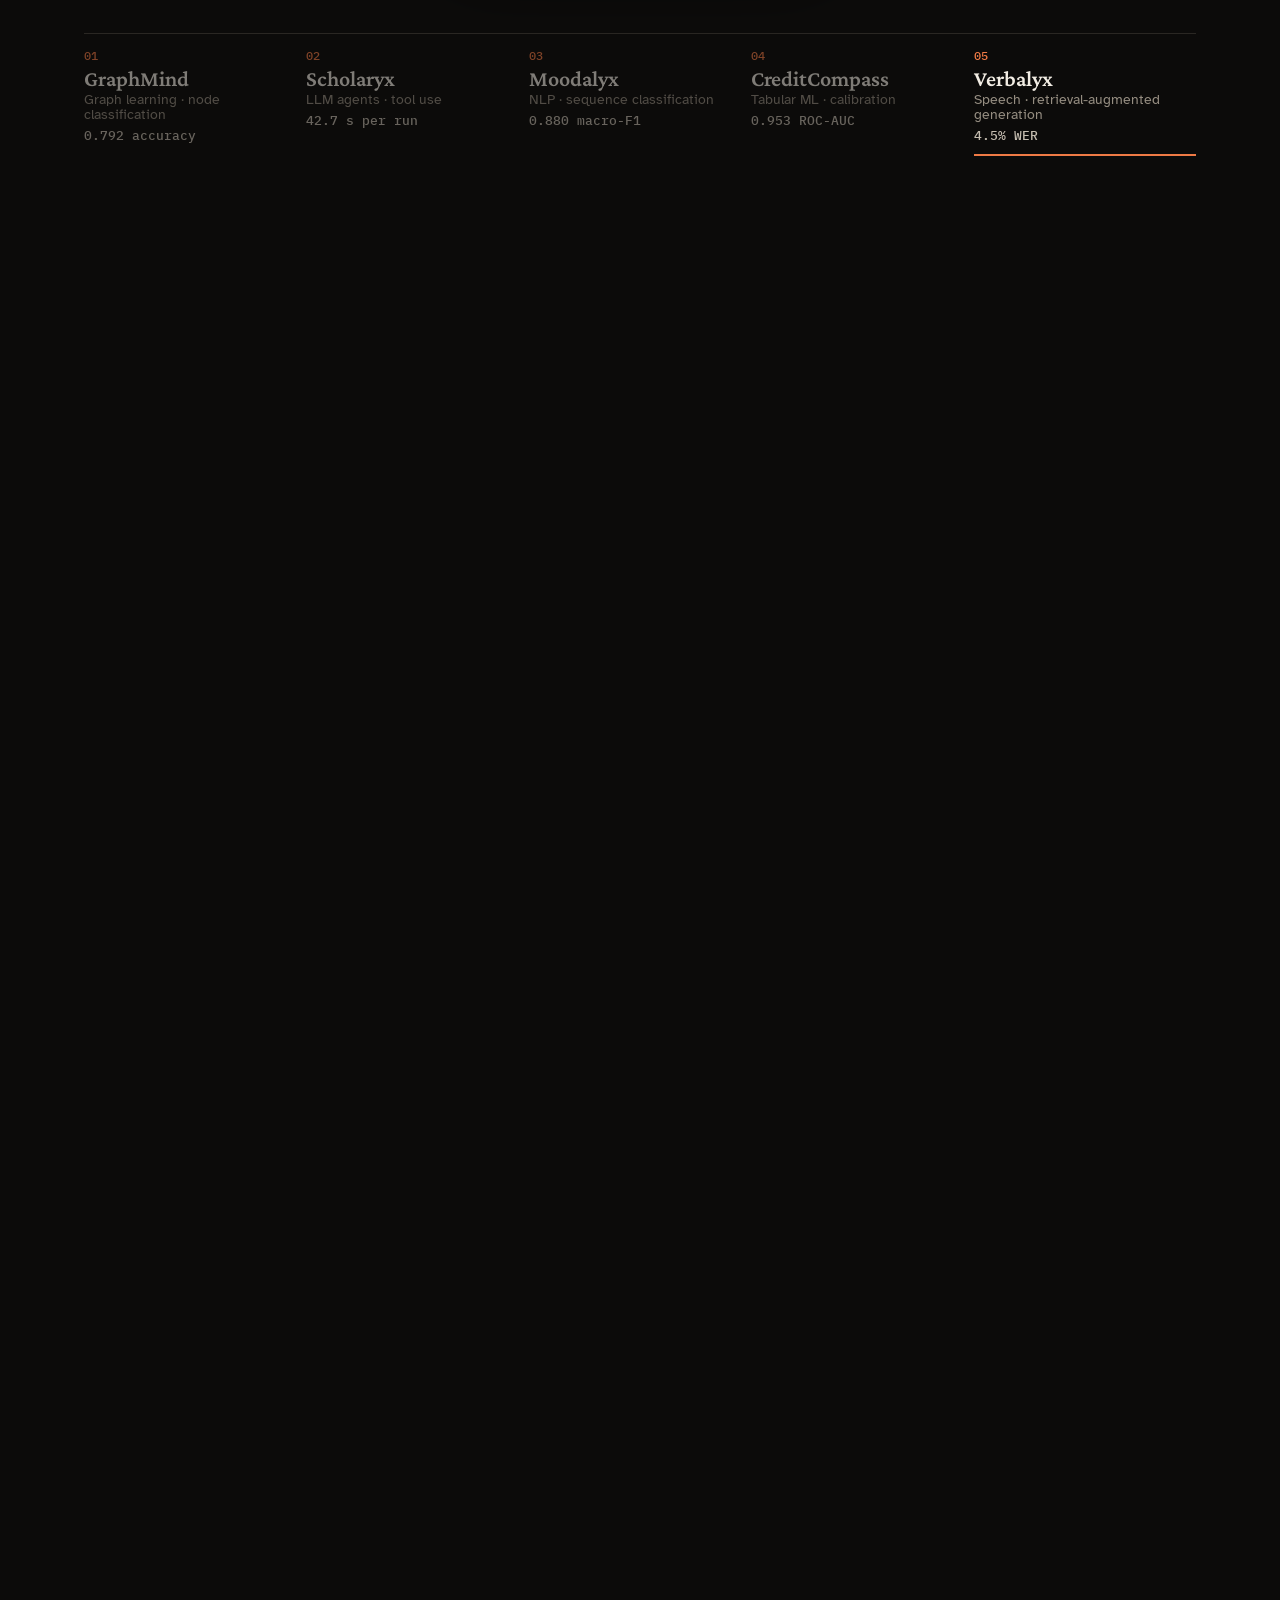
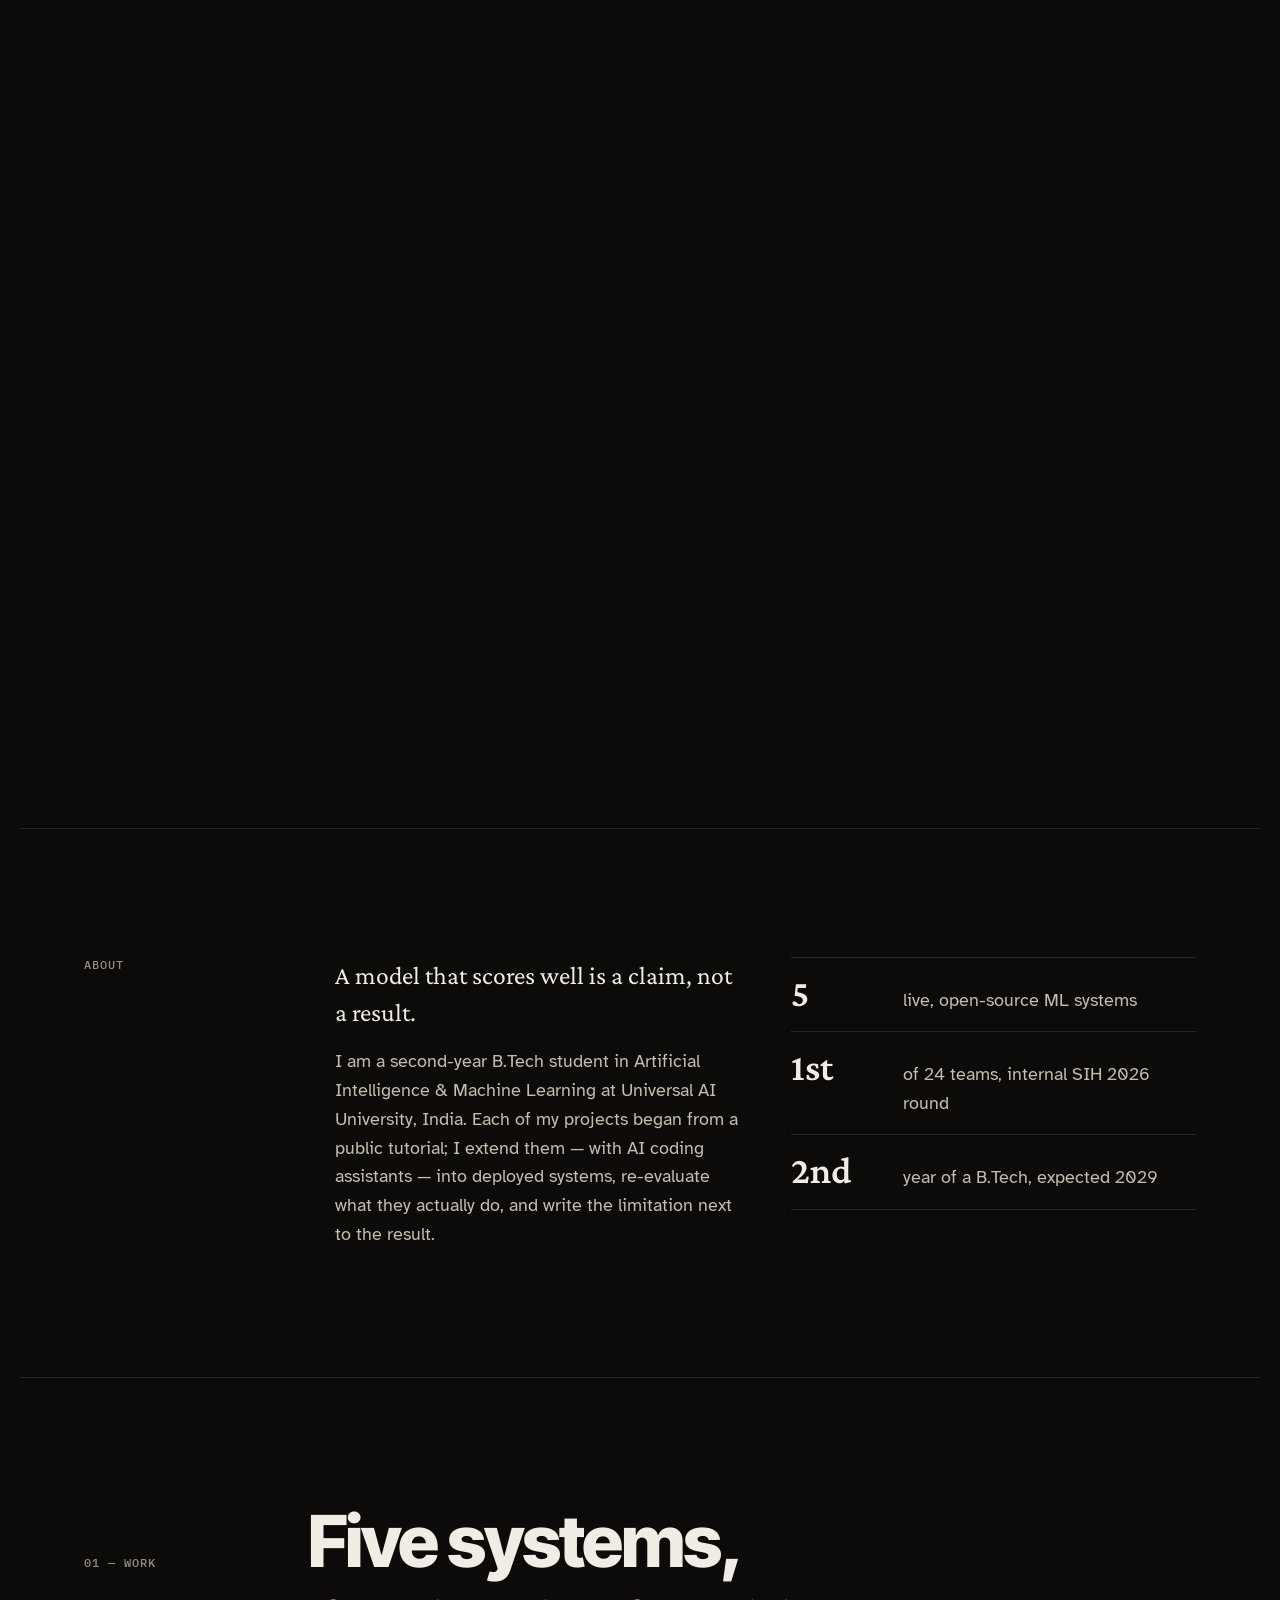
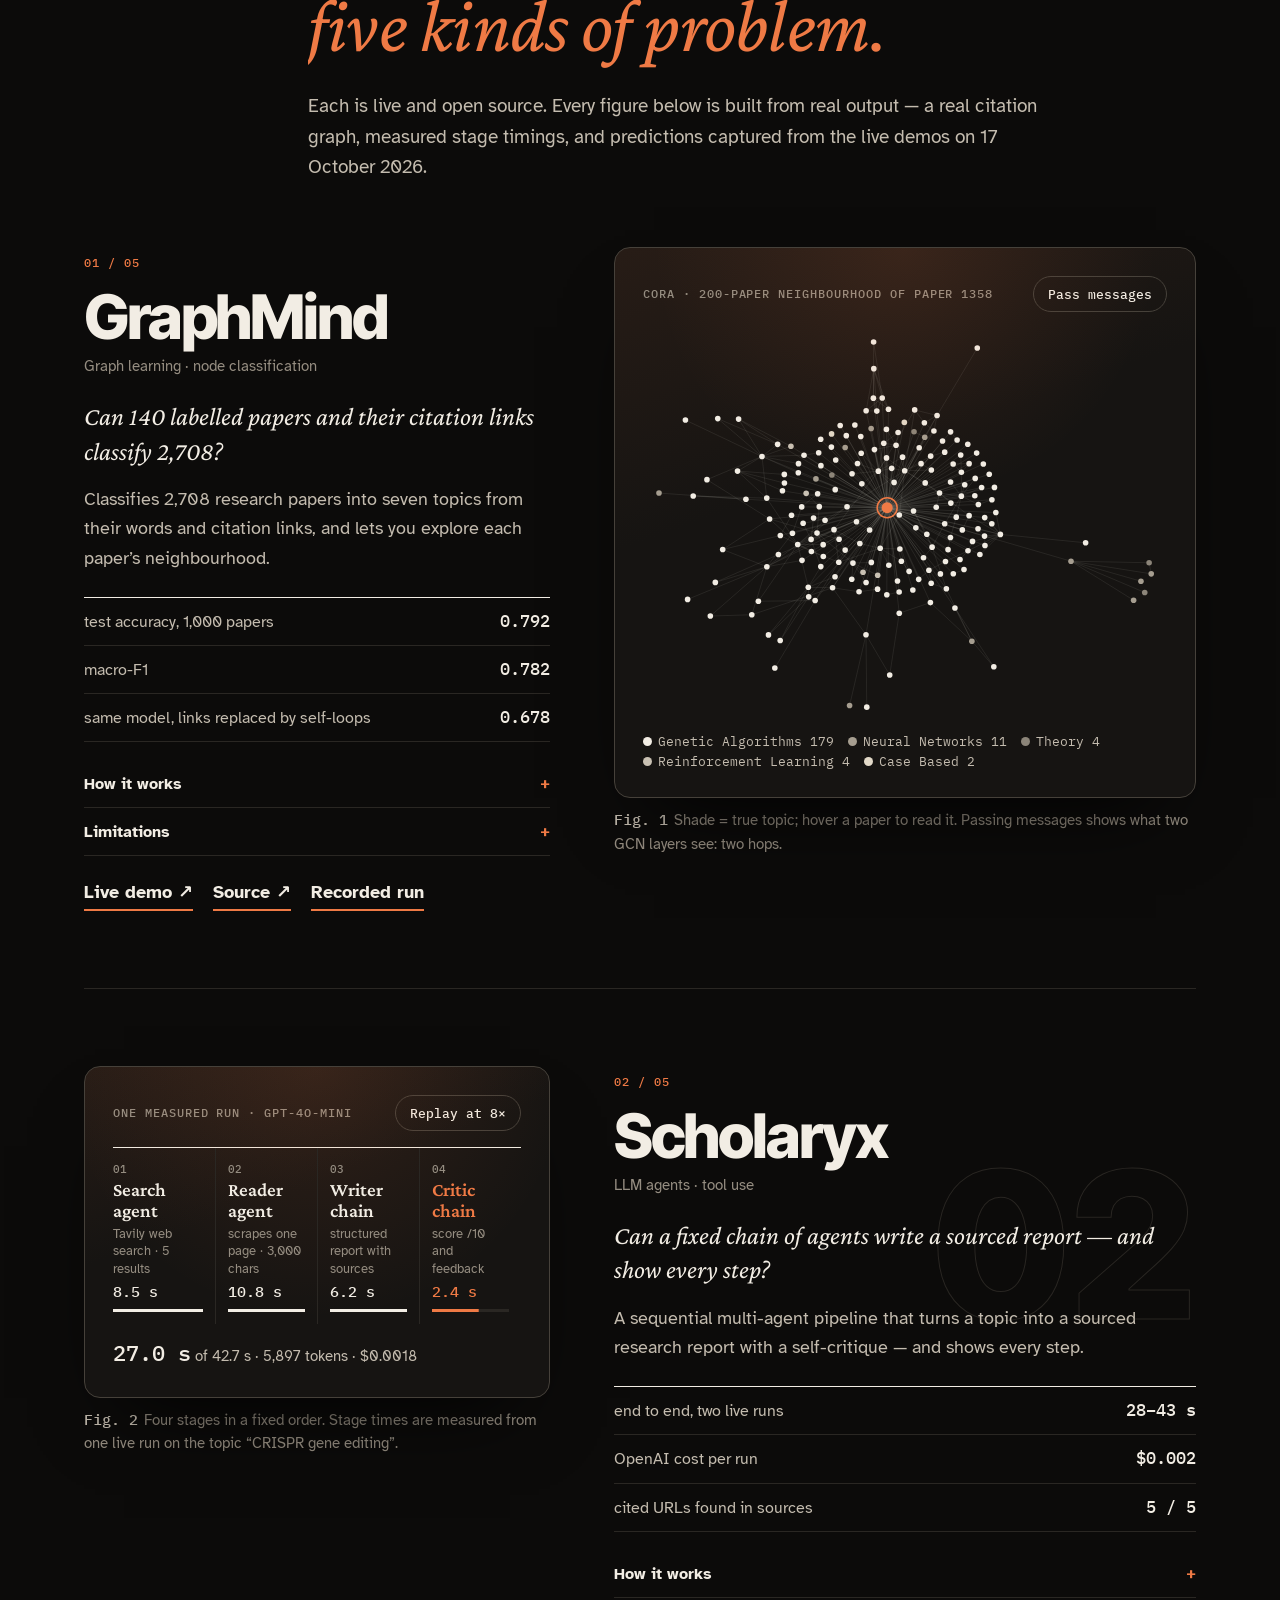
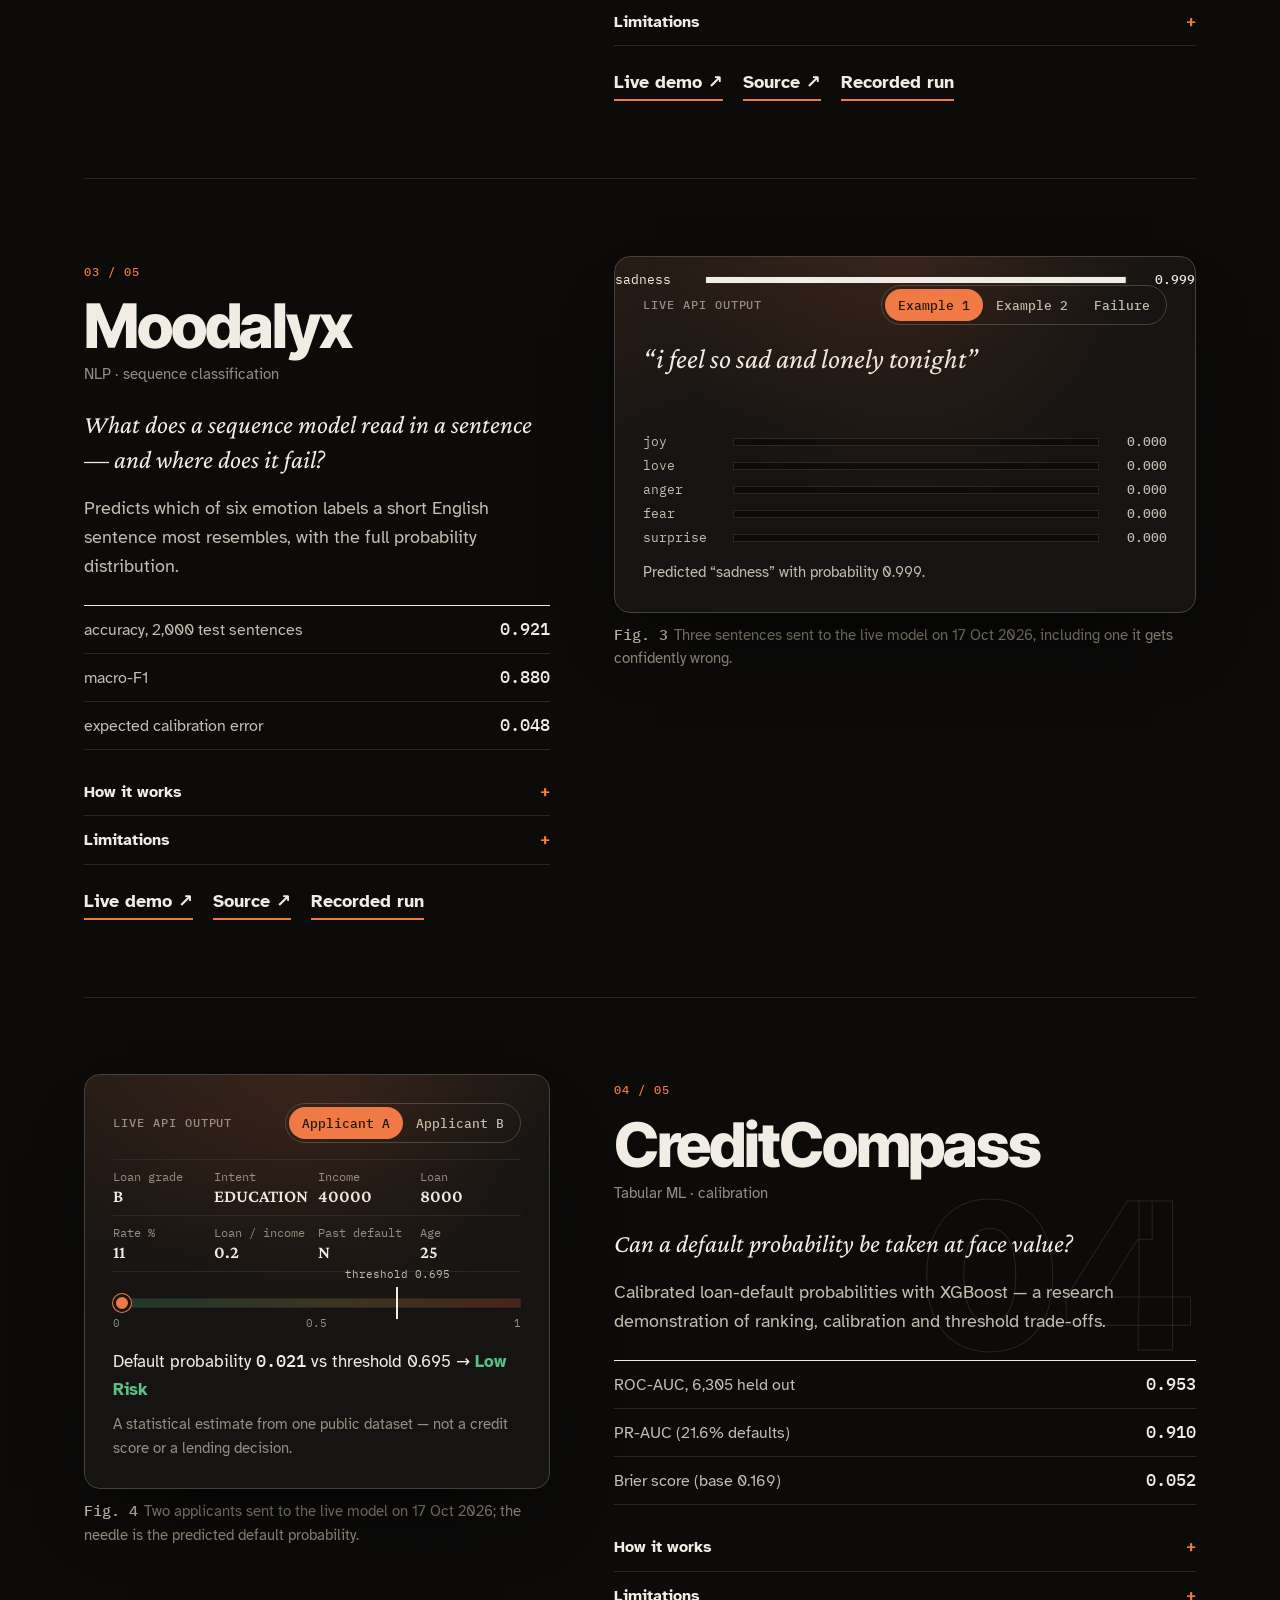
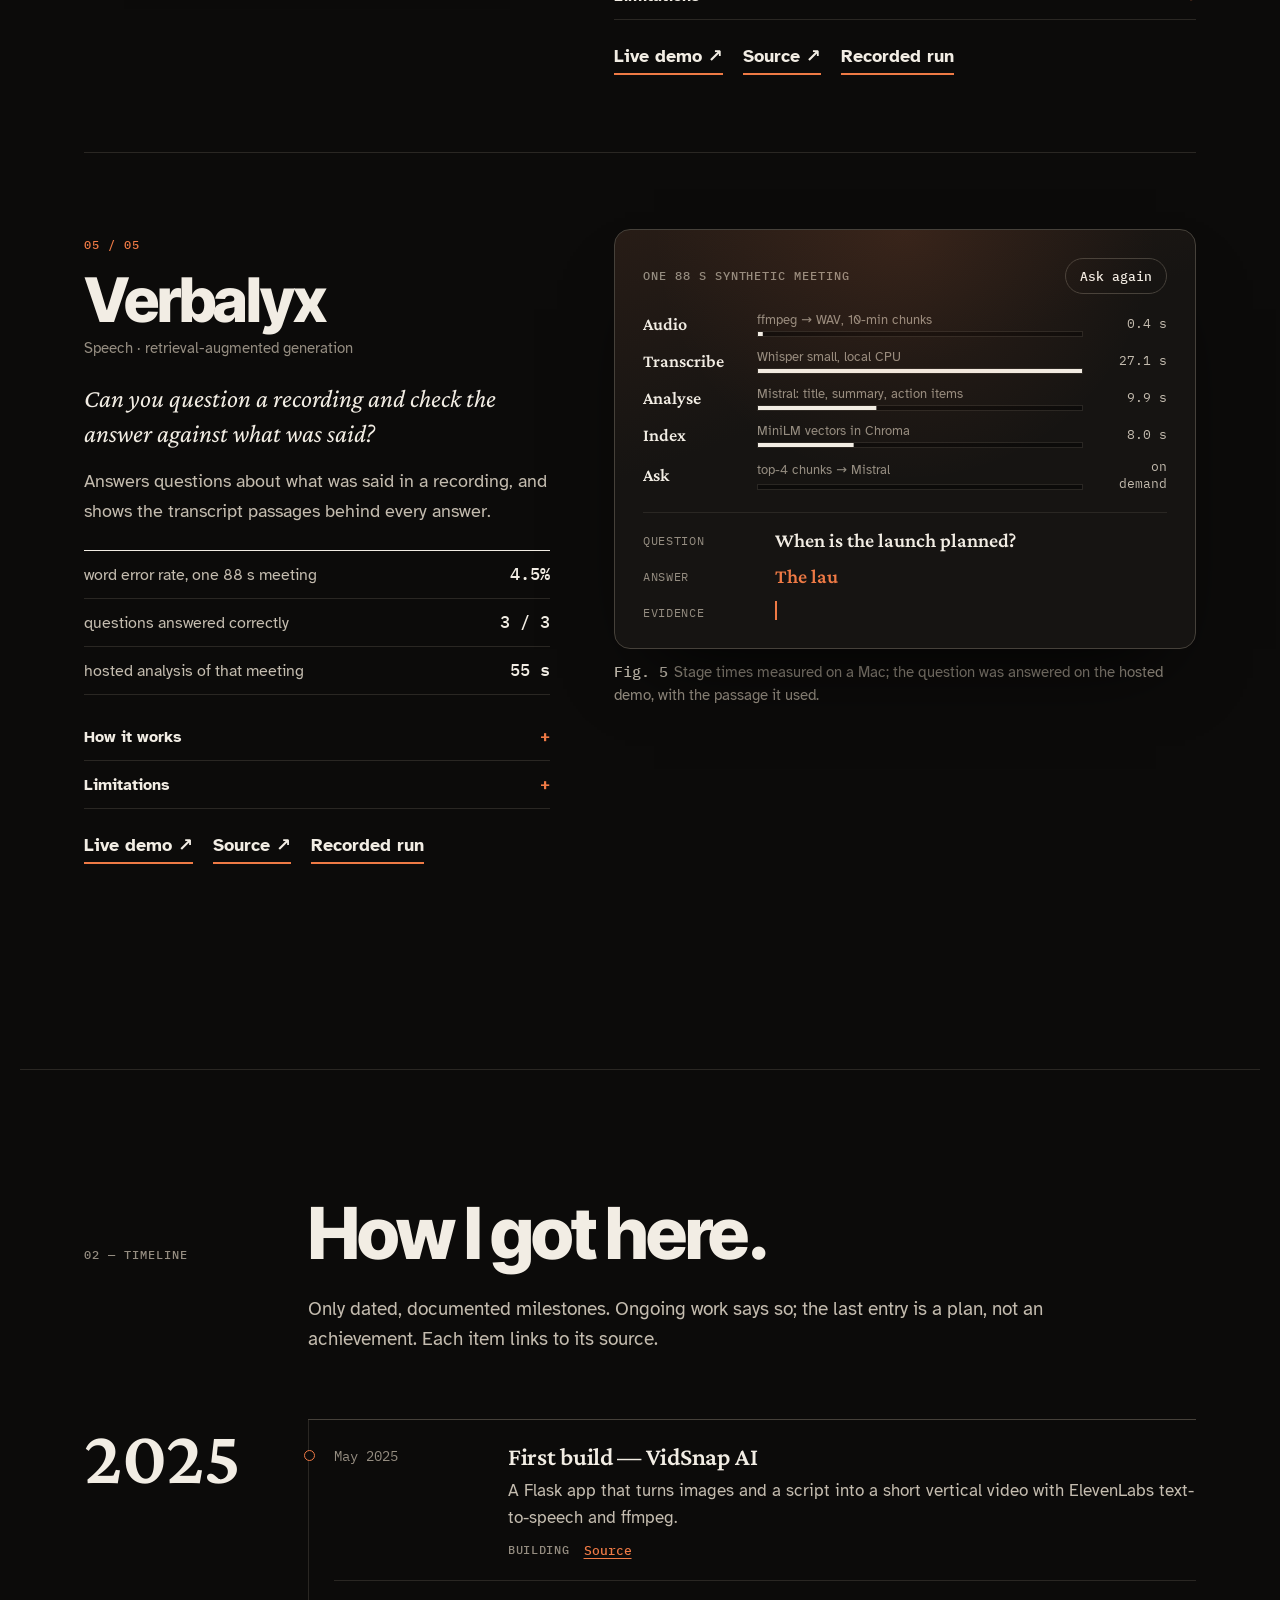
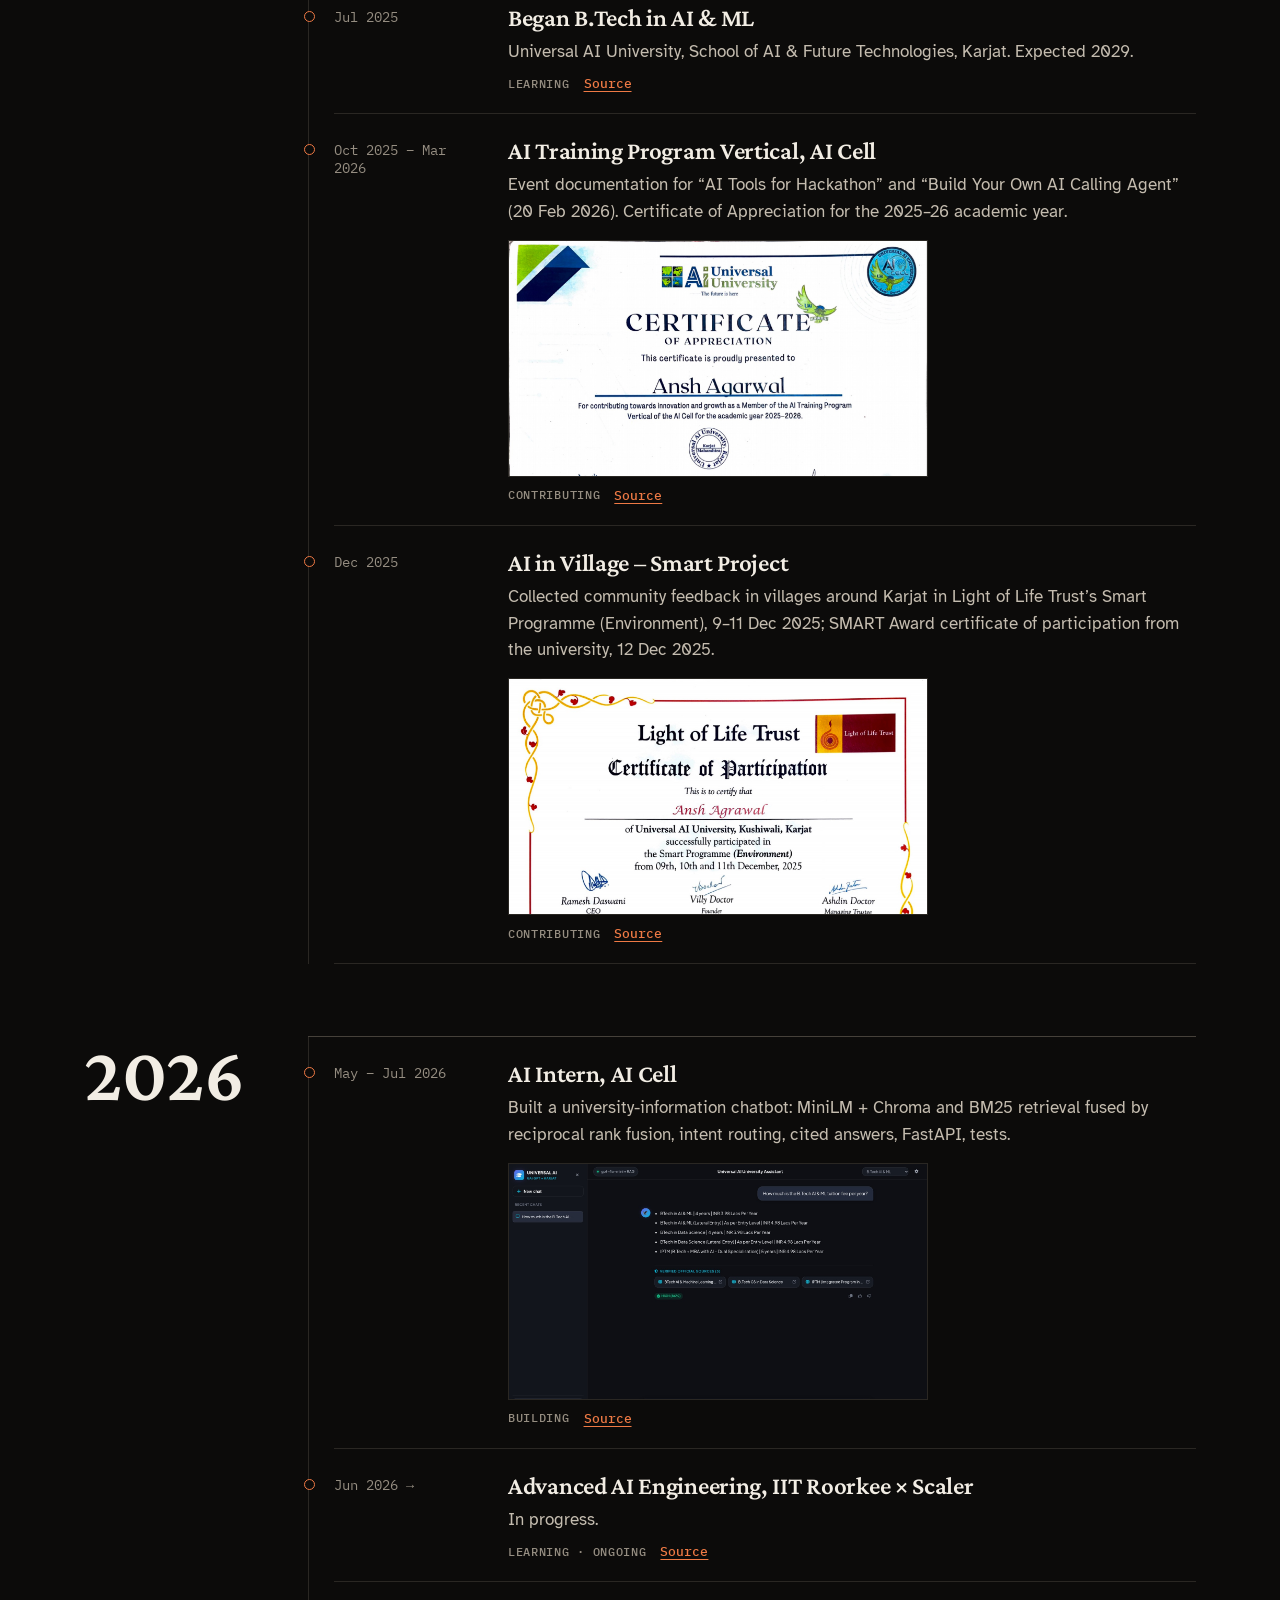
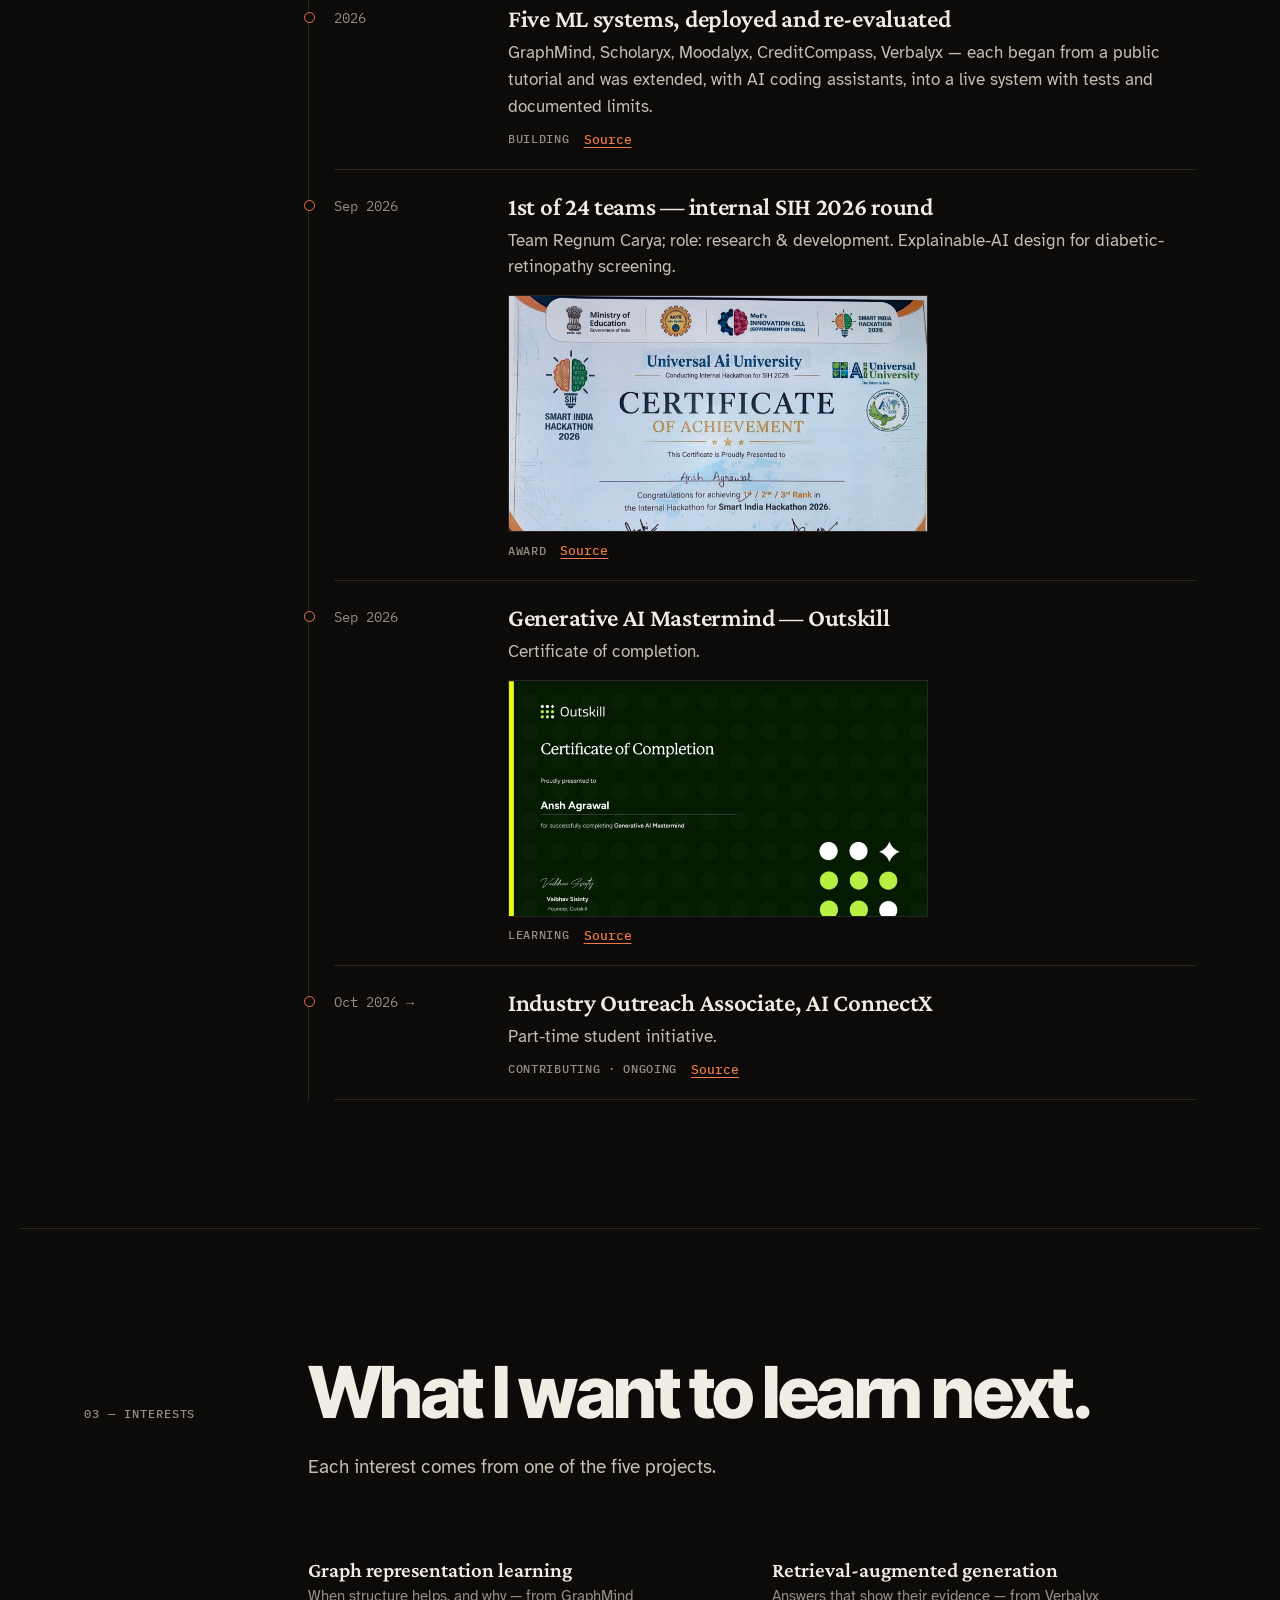
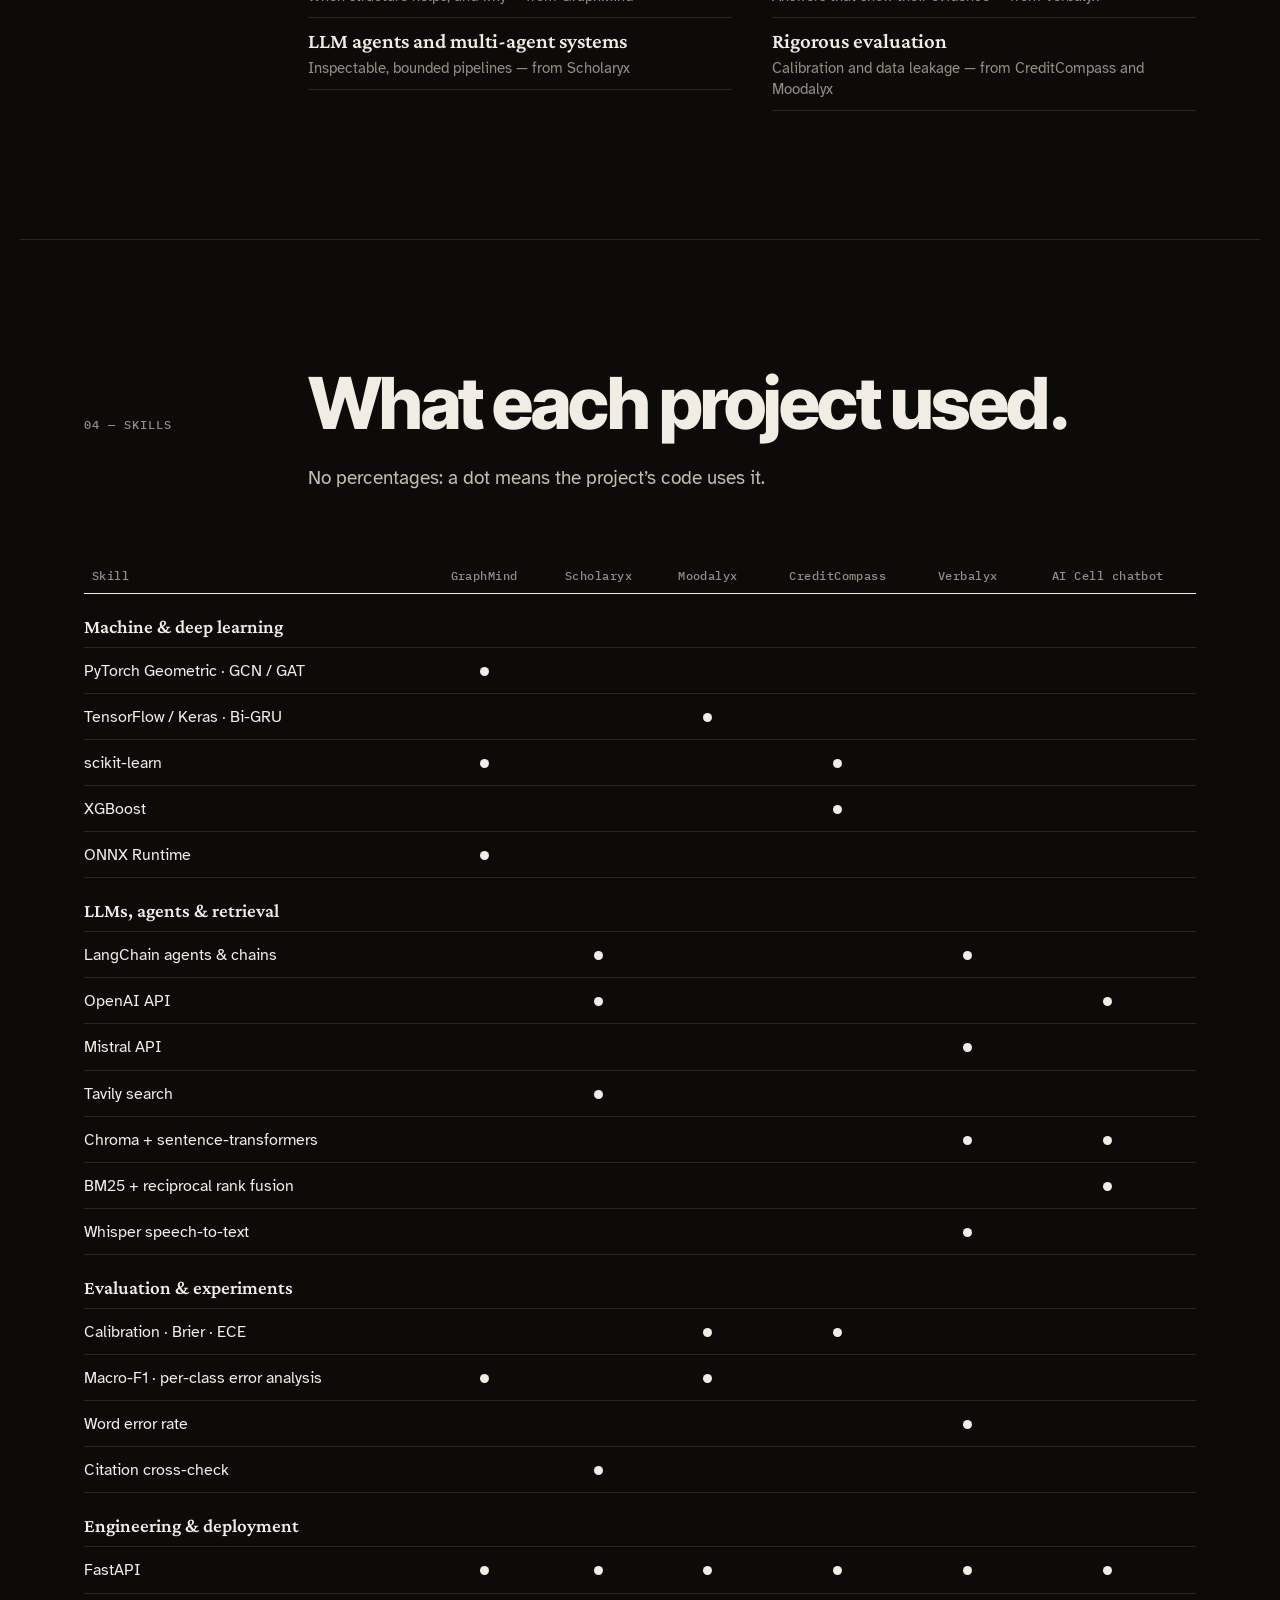
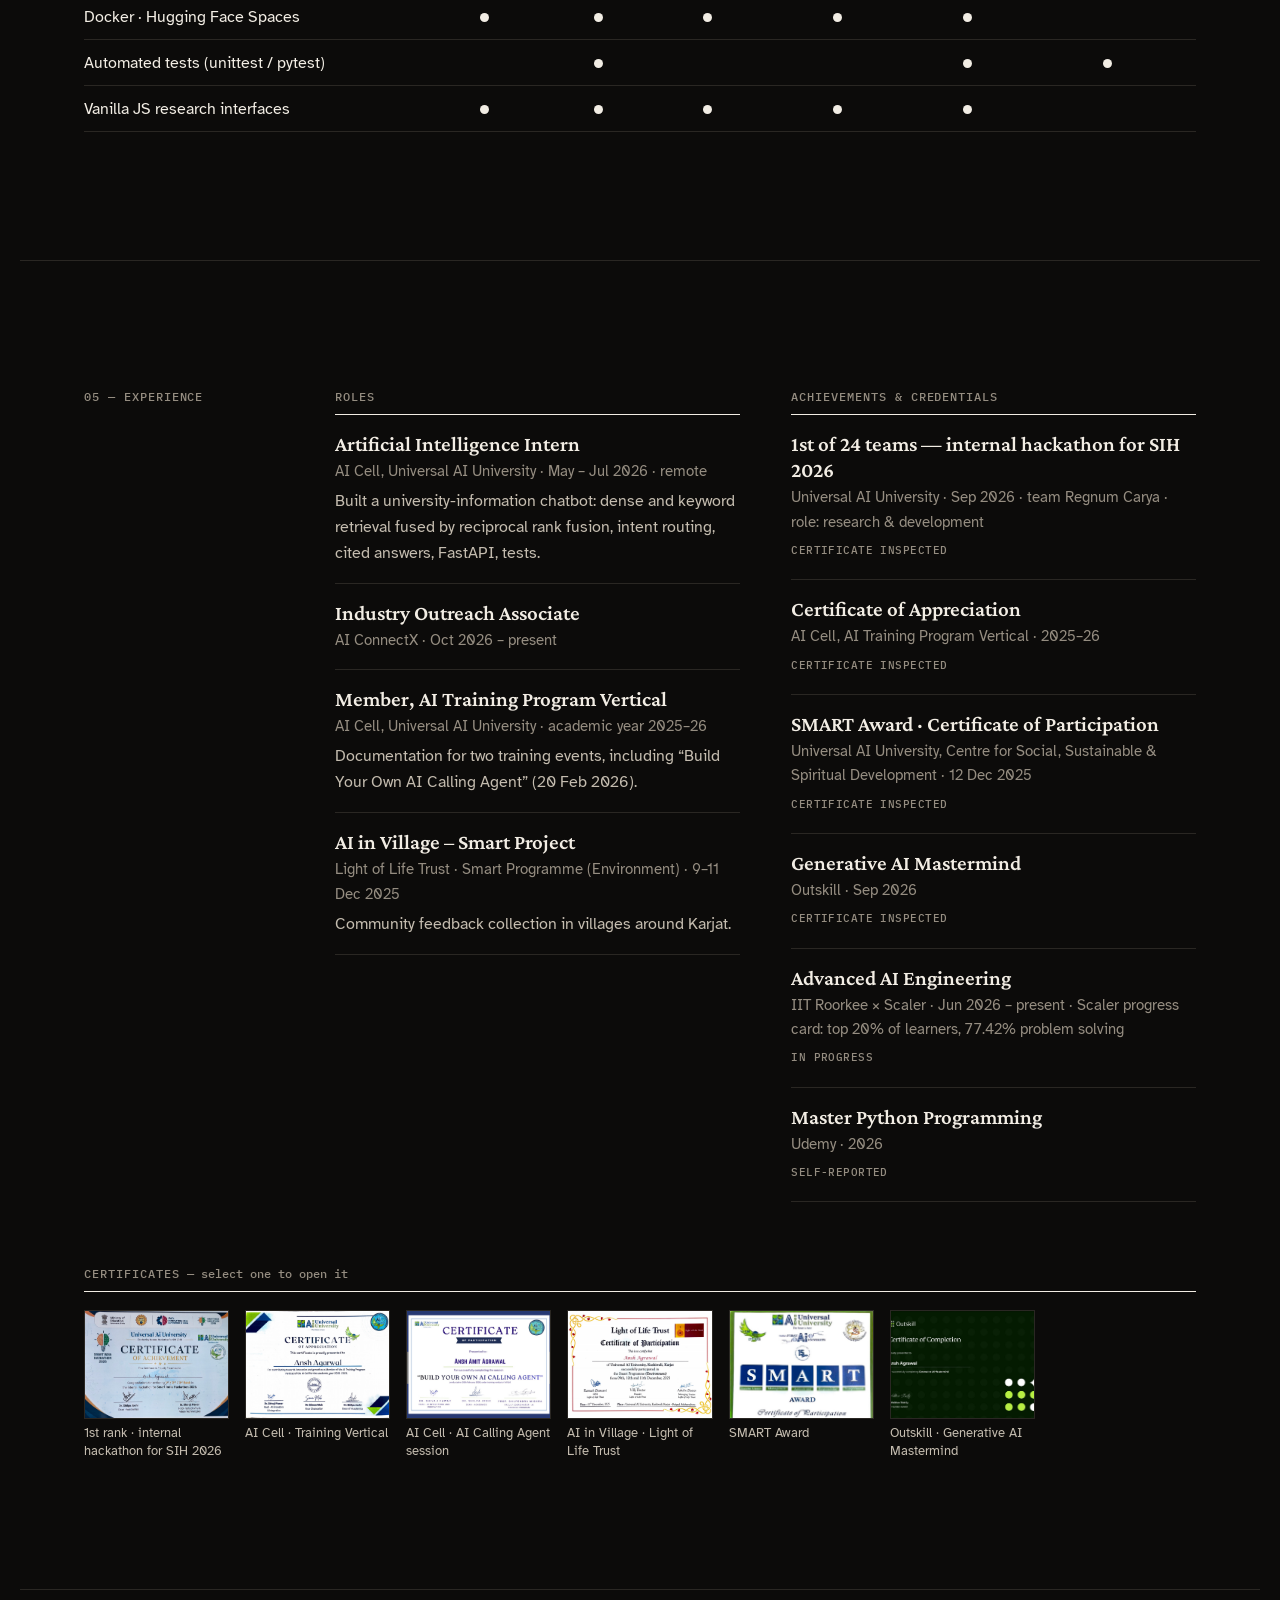
<file: projects/creditcompass.html>
<!doctype html>
<html lang="en"><head><meta charset="utf-8"><meta name="viewport" content="width=device-width, initial-scale=1">
<title>Ansh Agrawal</title><meta name="robots" content="noindex">
<meta http-equiv="refresh" content="0; url=/#p-creditcompass"><script>location.replace("/#p-creditcompass");</script></head>
<body><p><a href="/#p-creditcompass">Continue to the project</a></p></body></html>
</file>
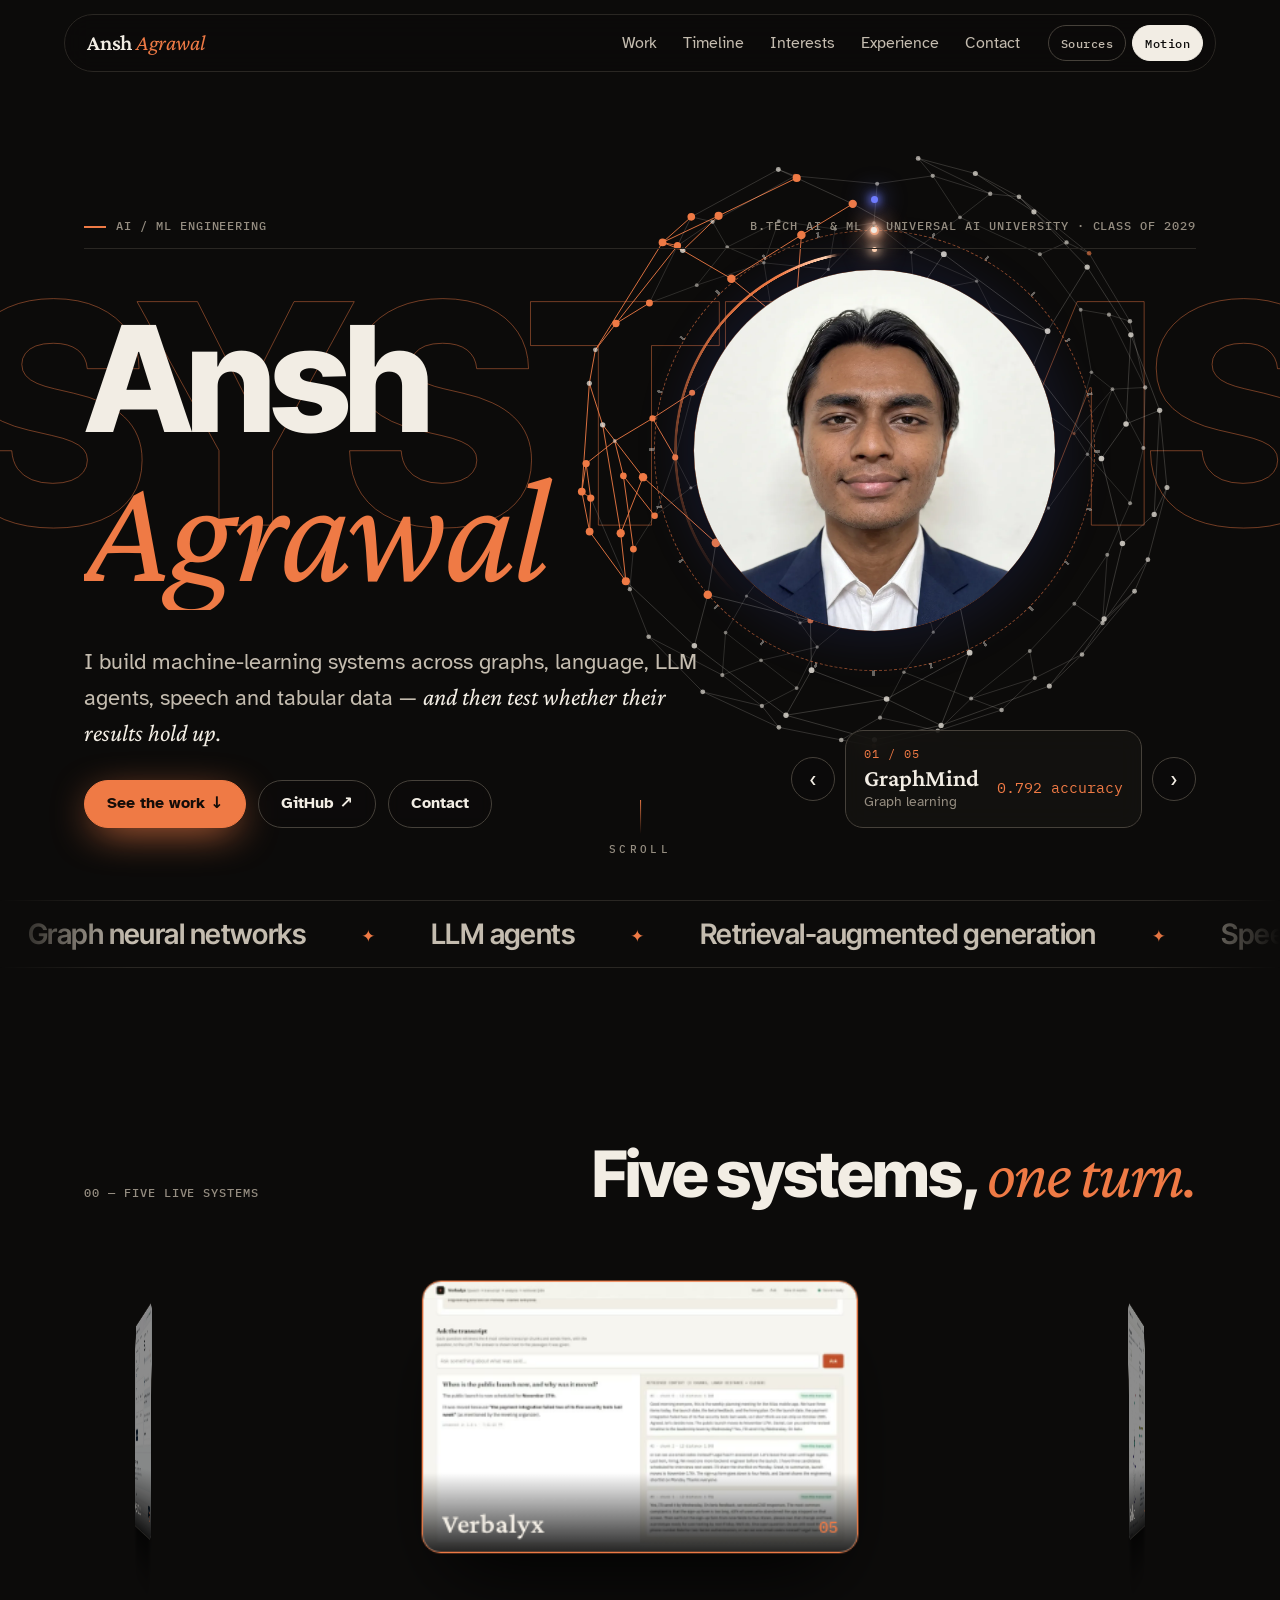
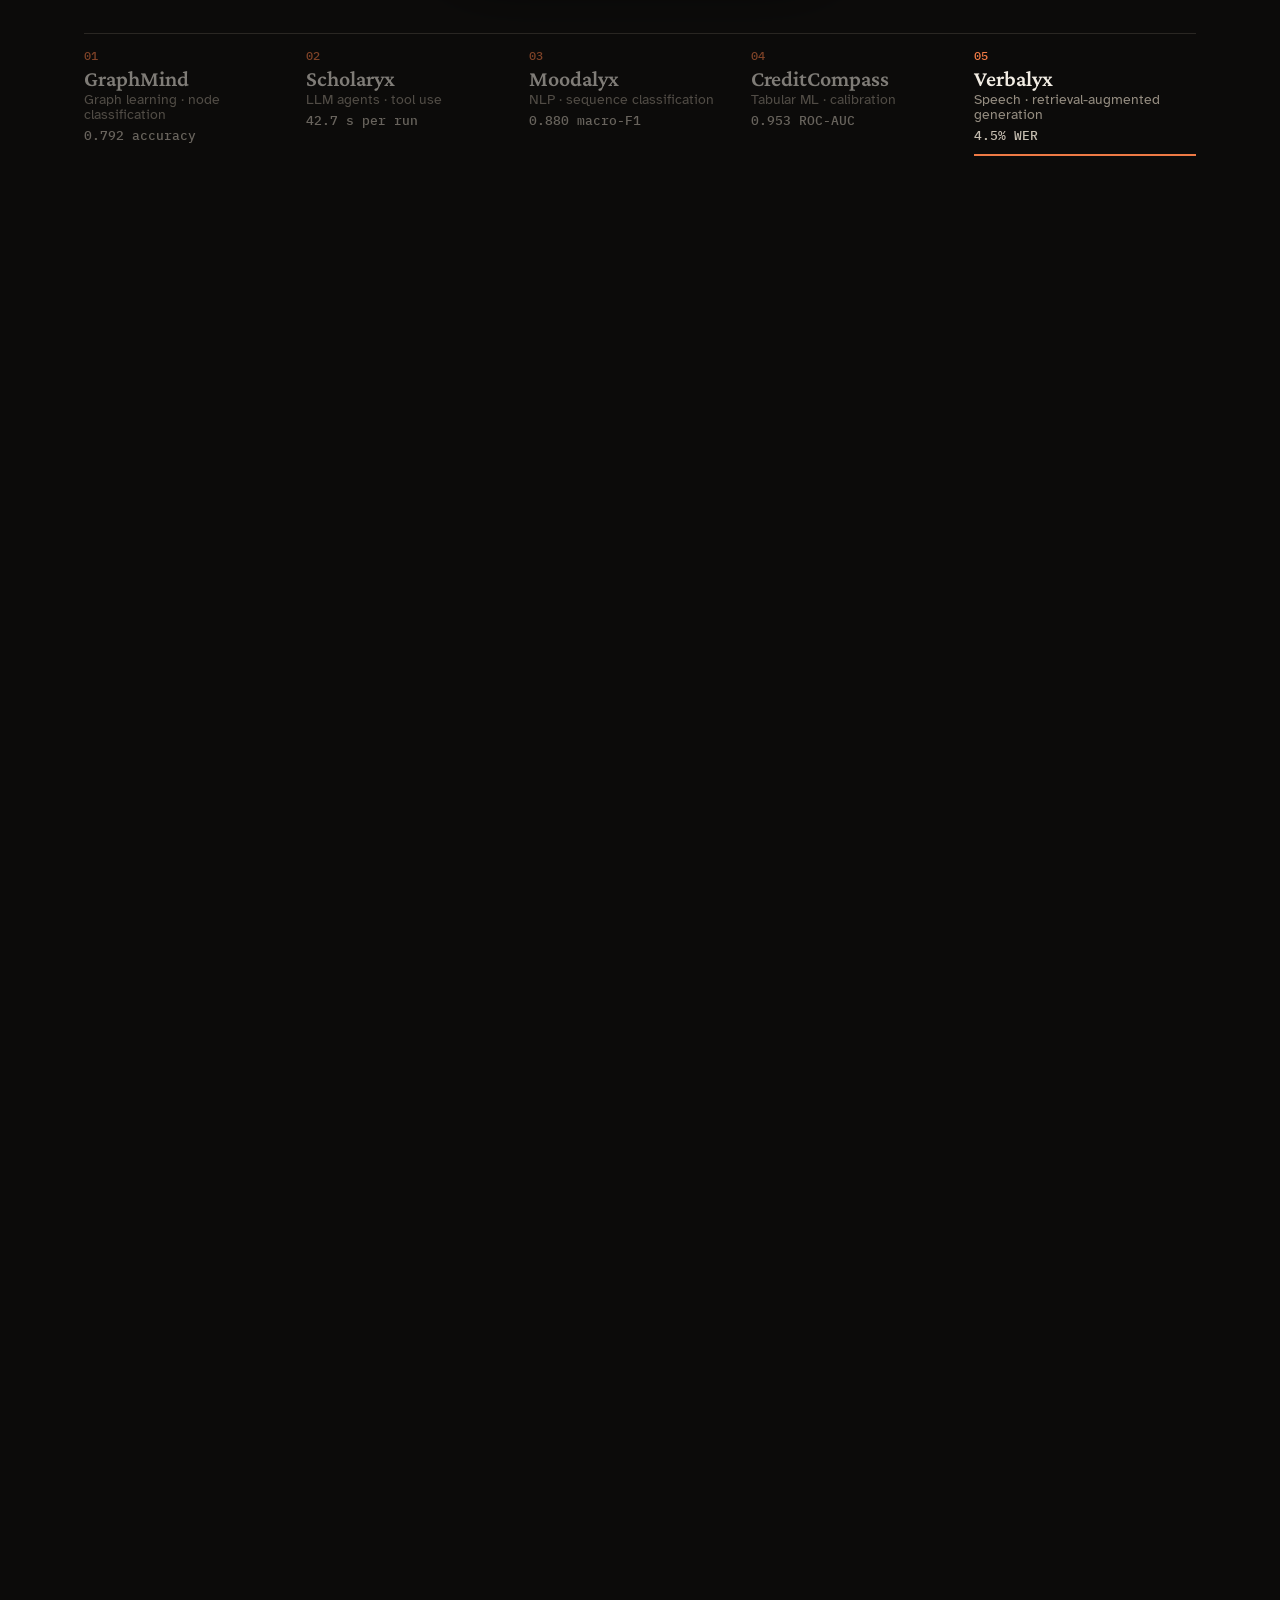
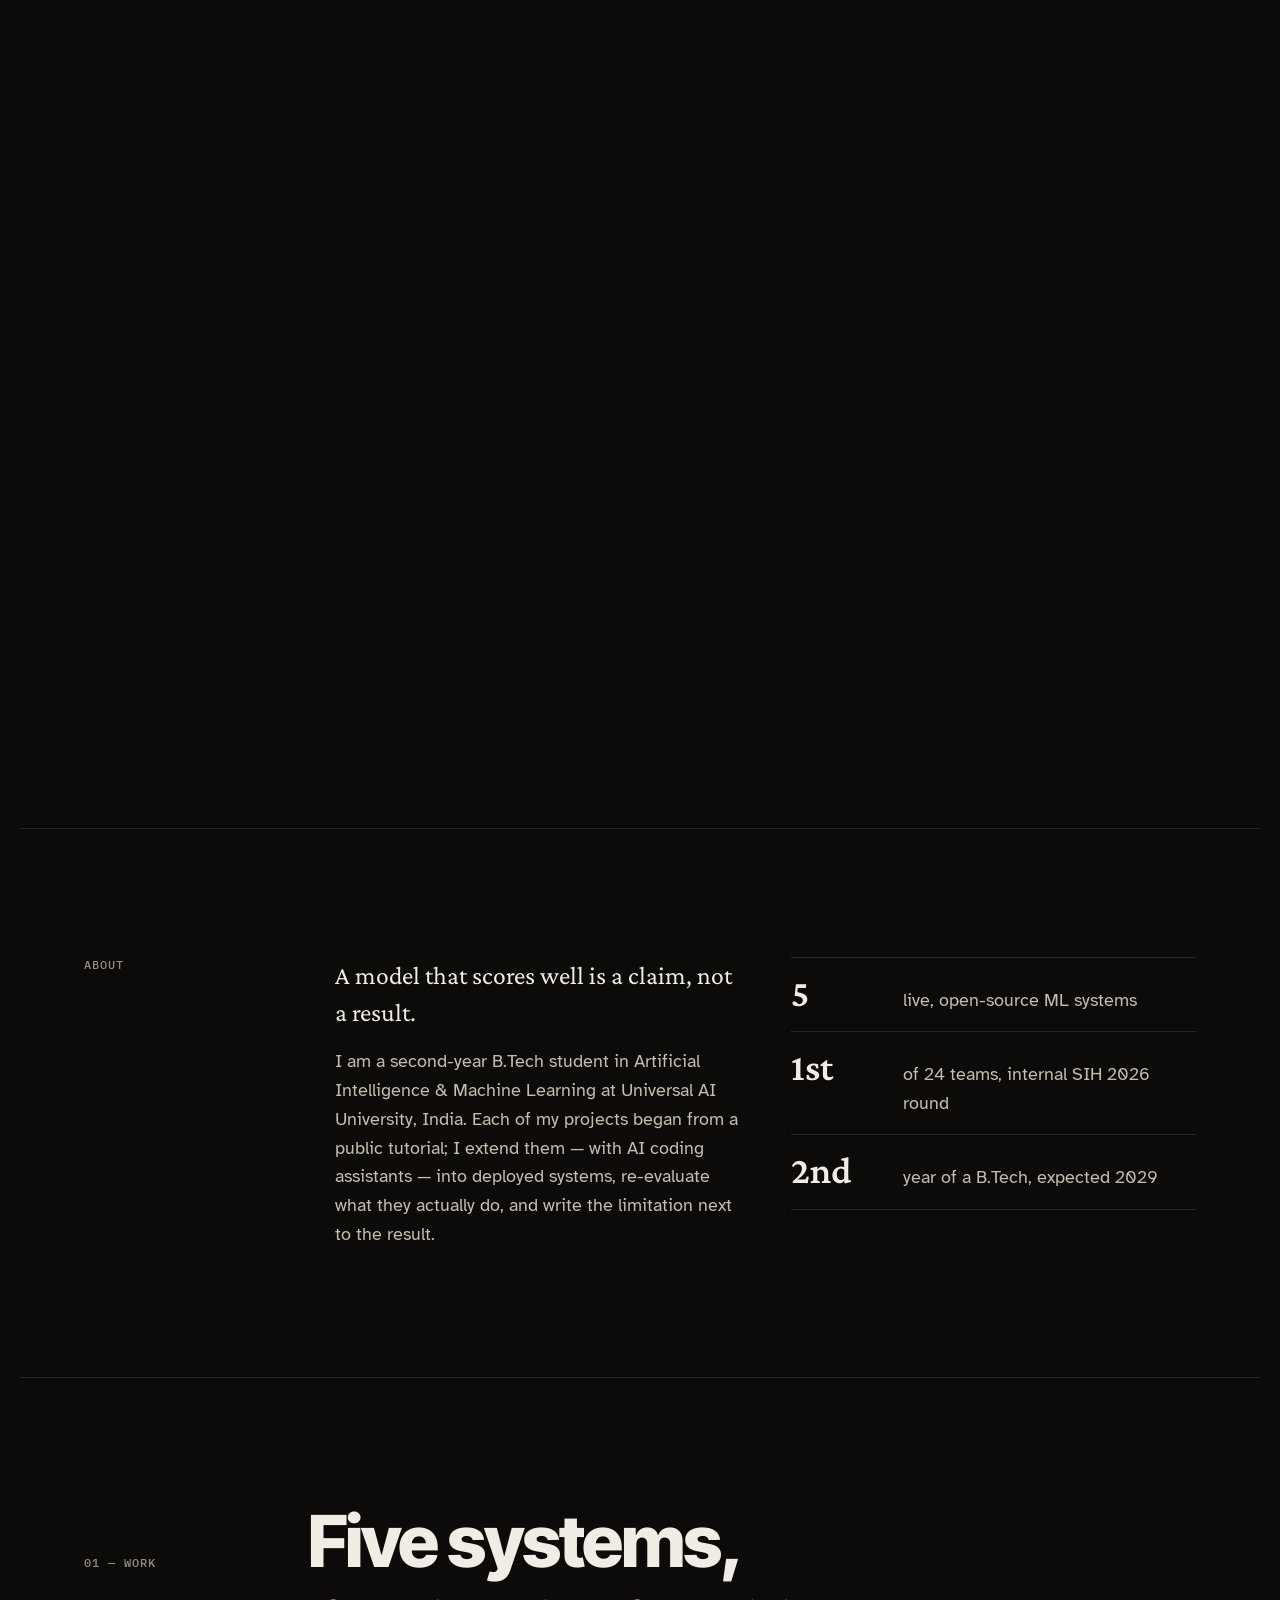
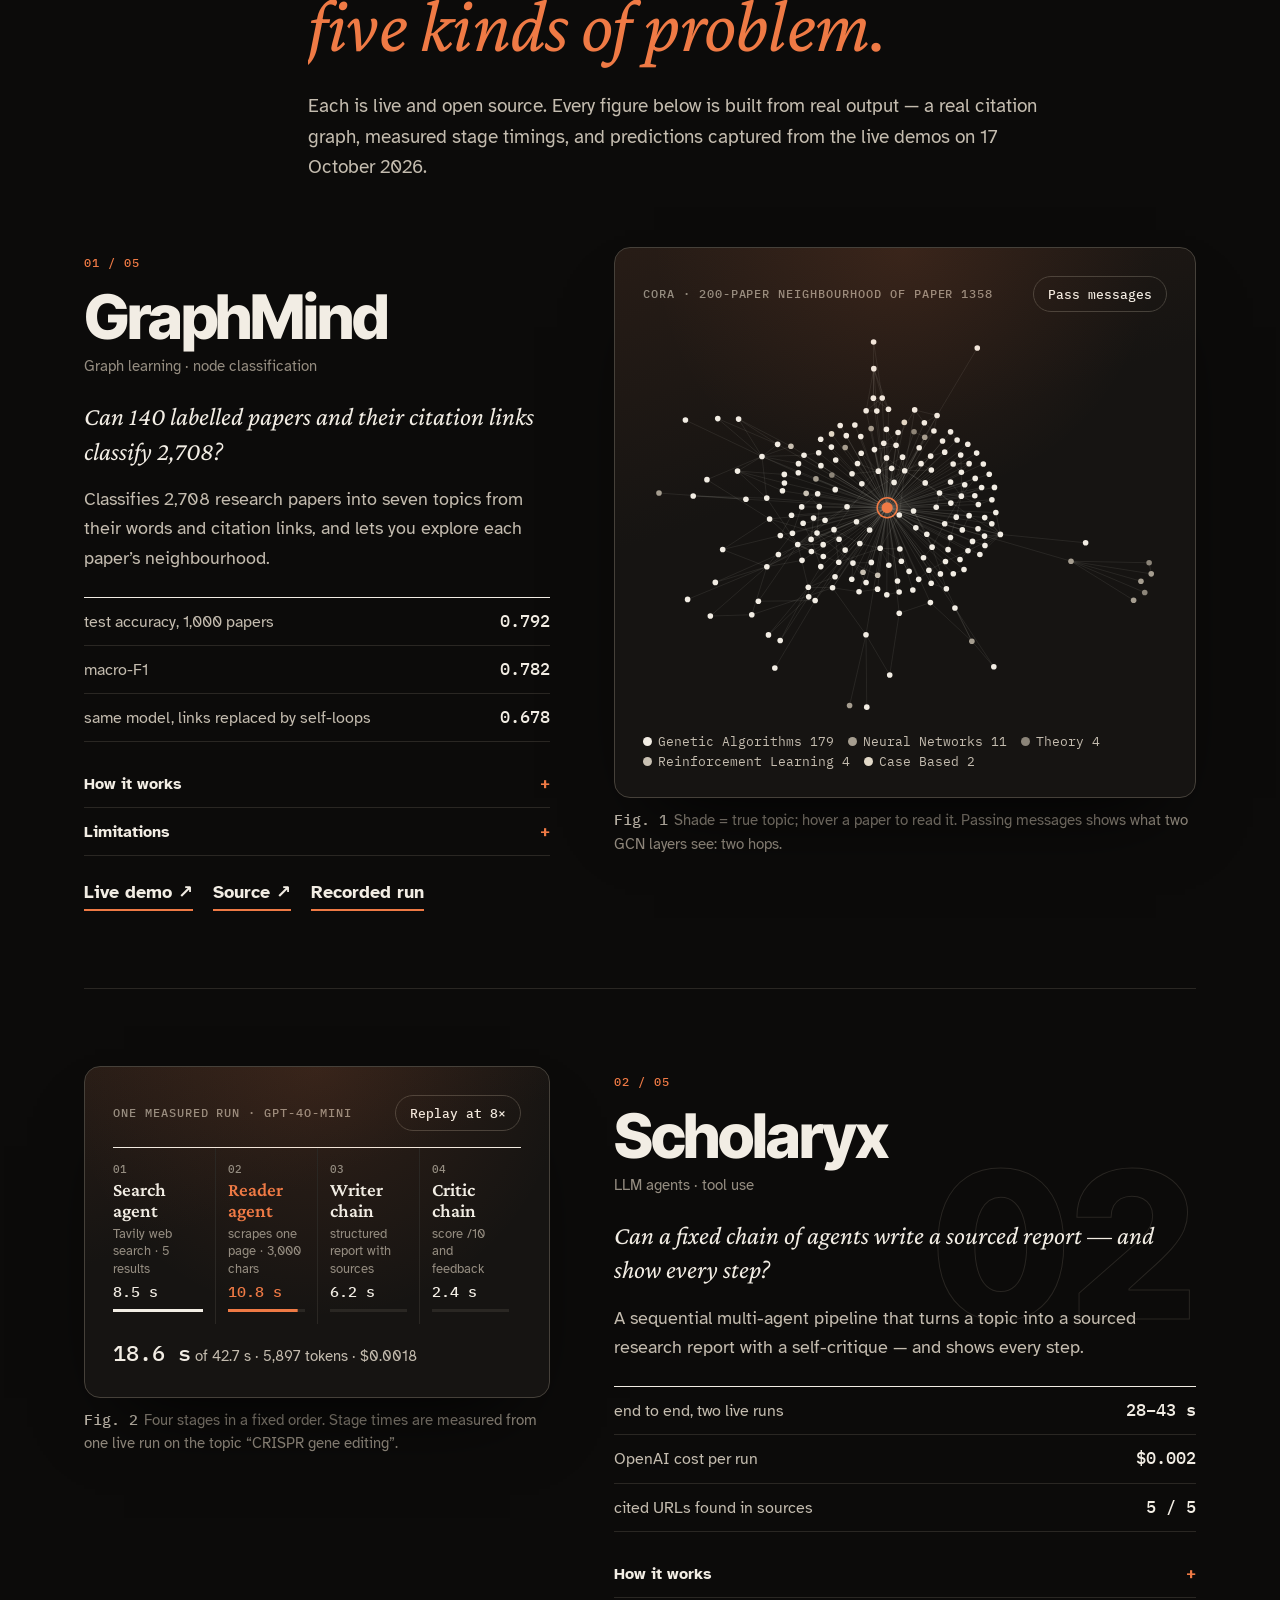
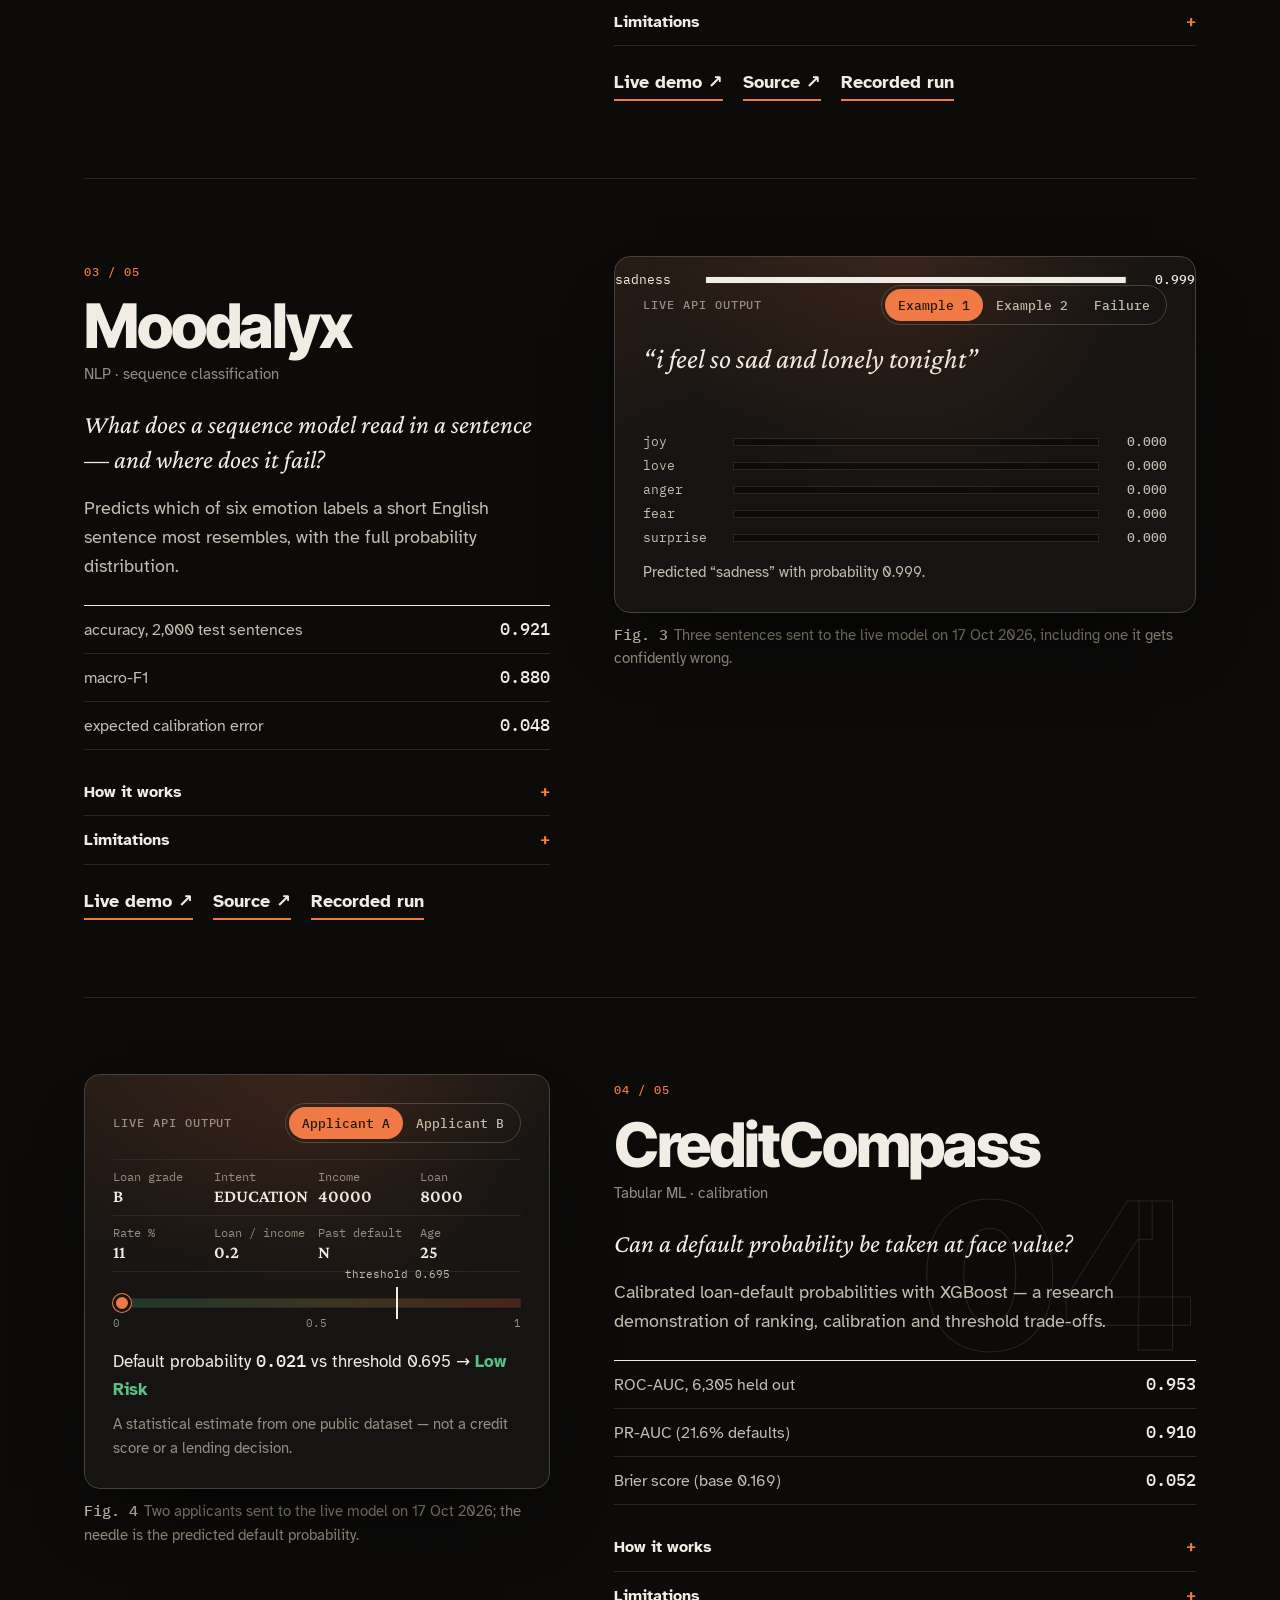
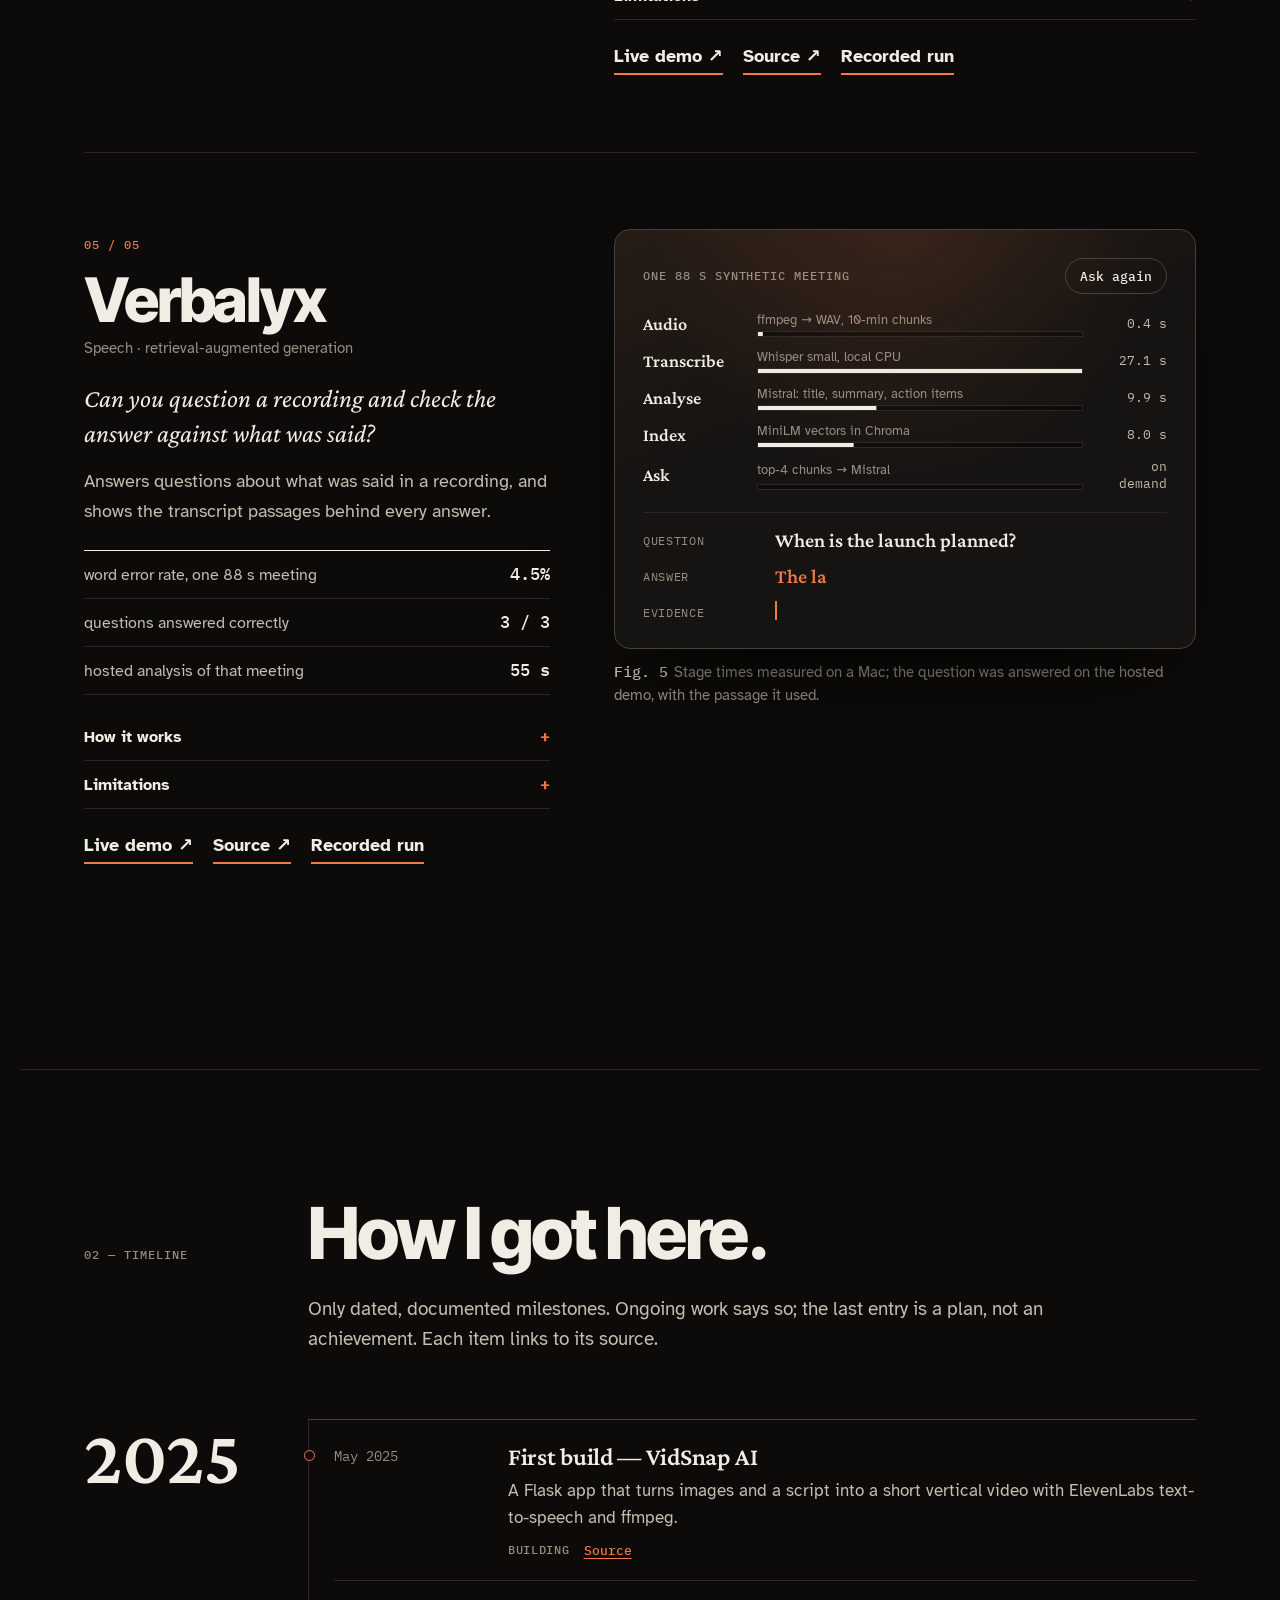
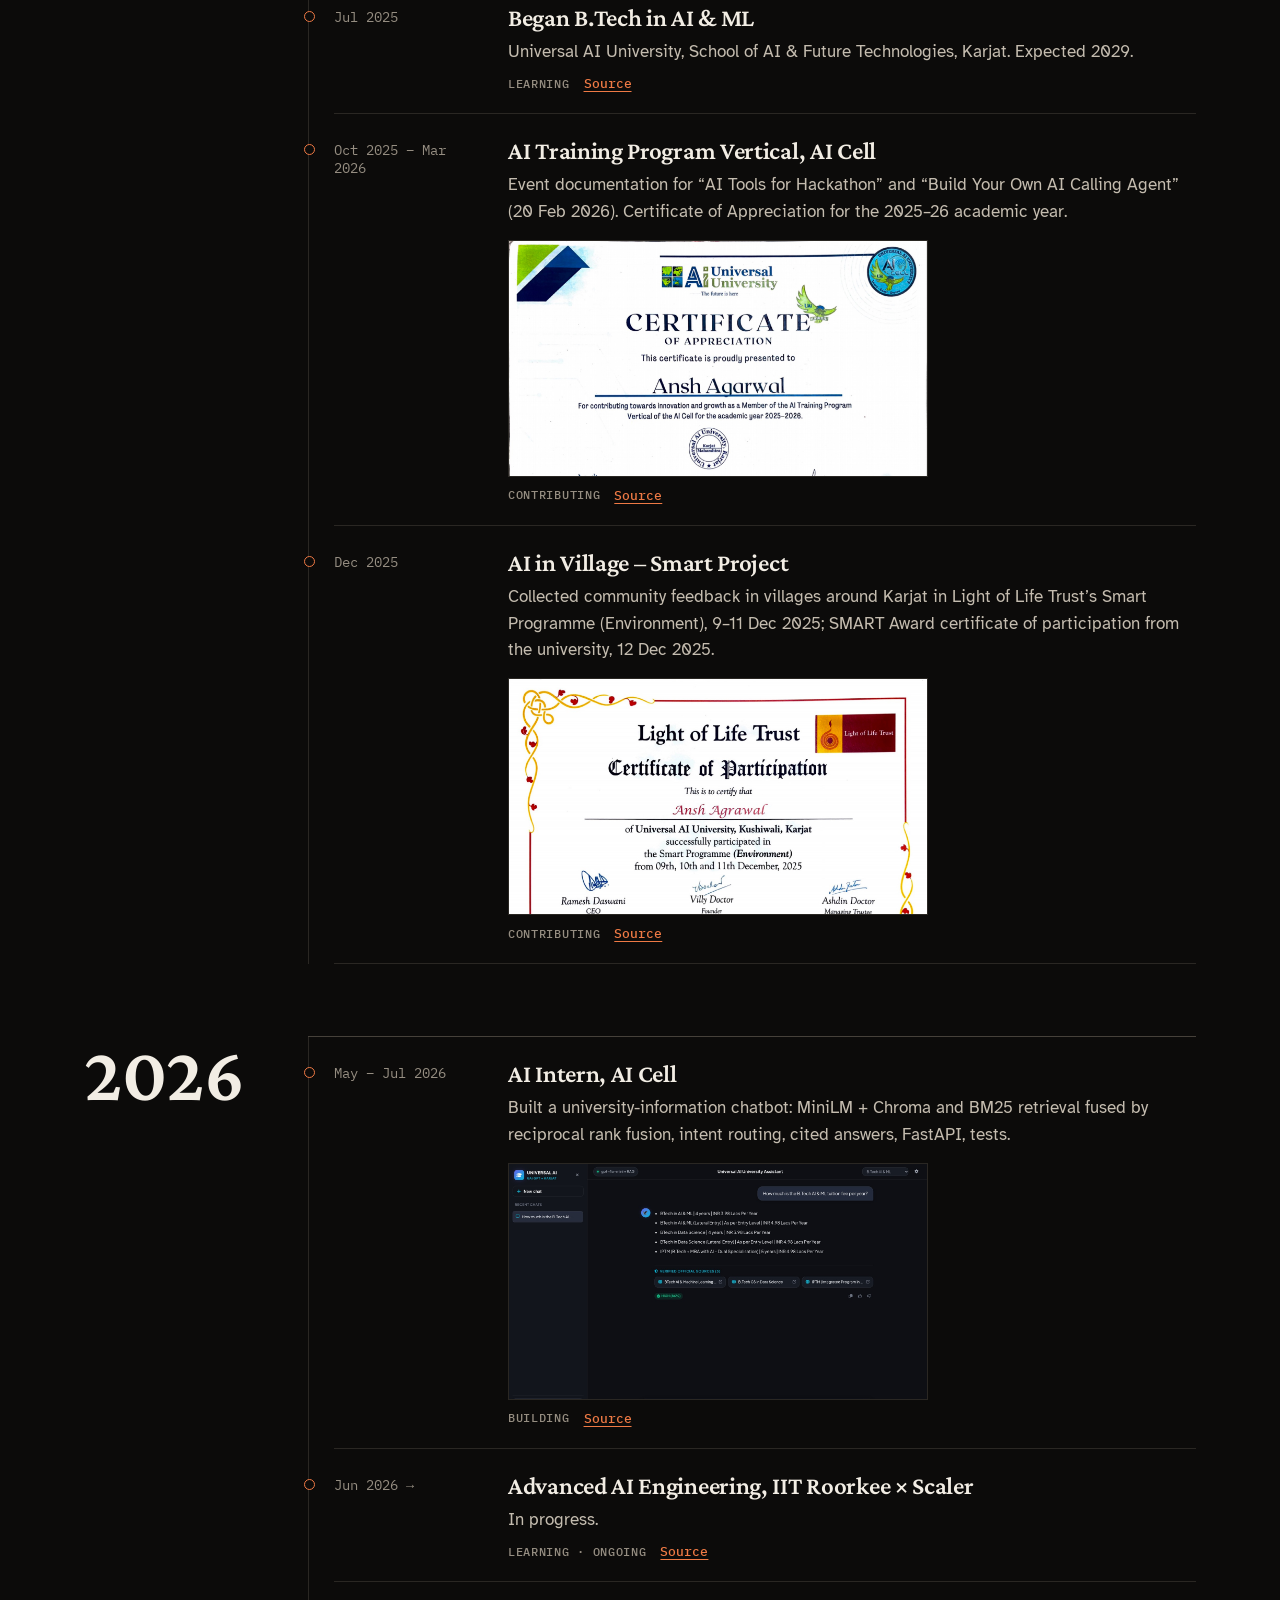
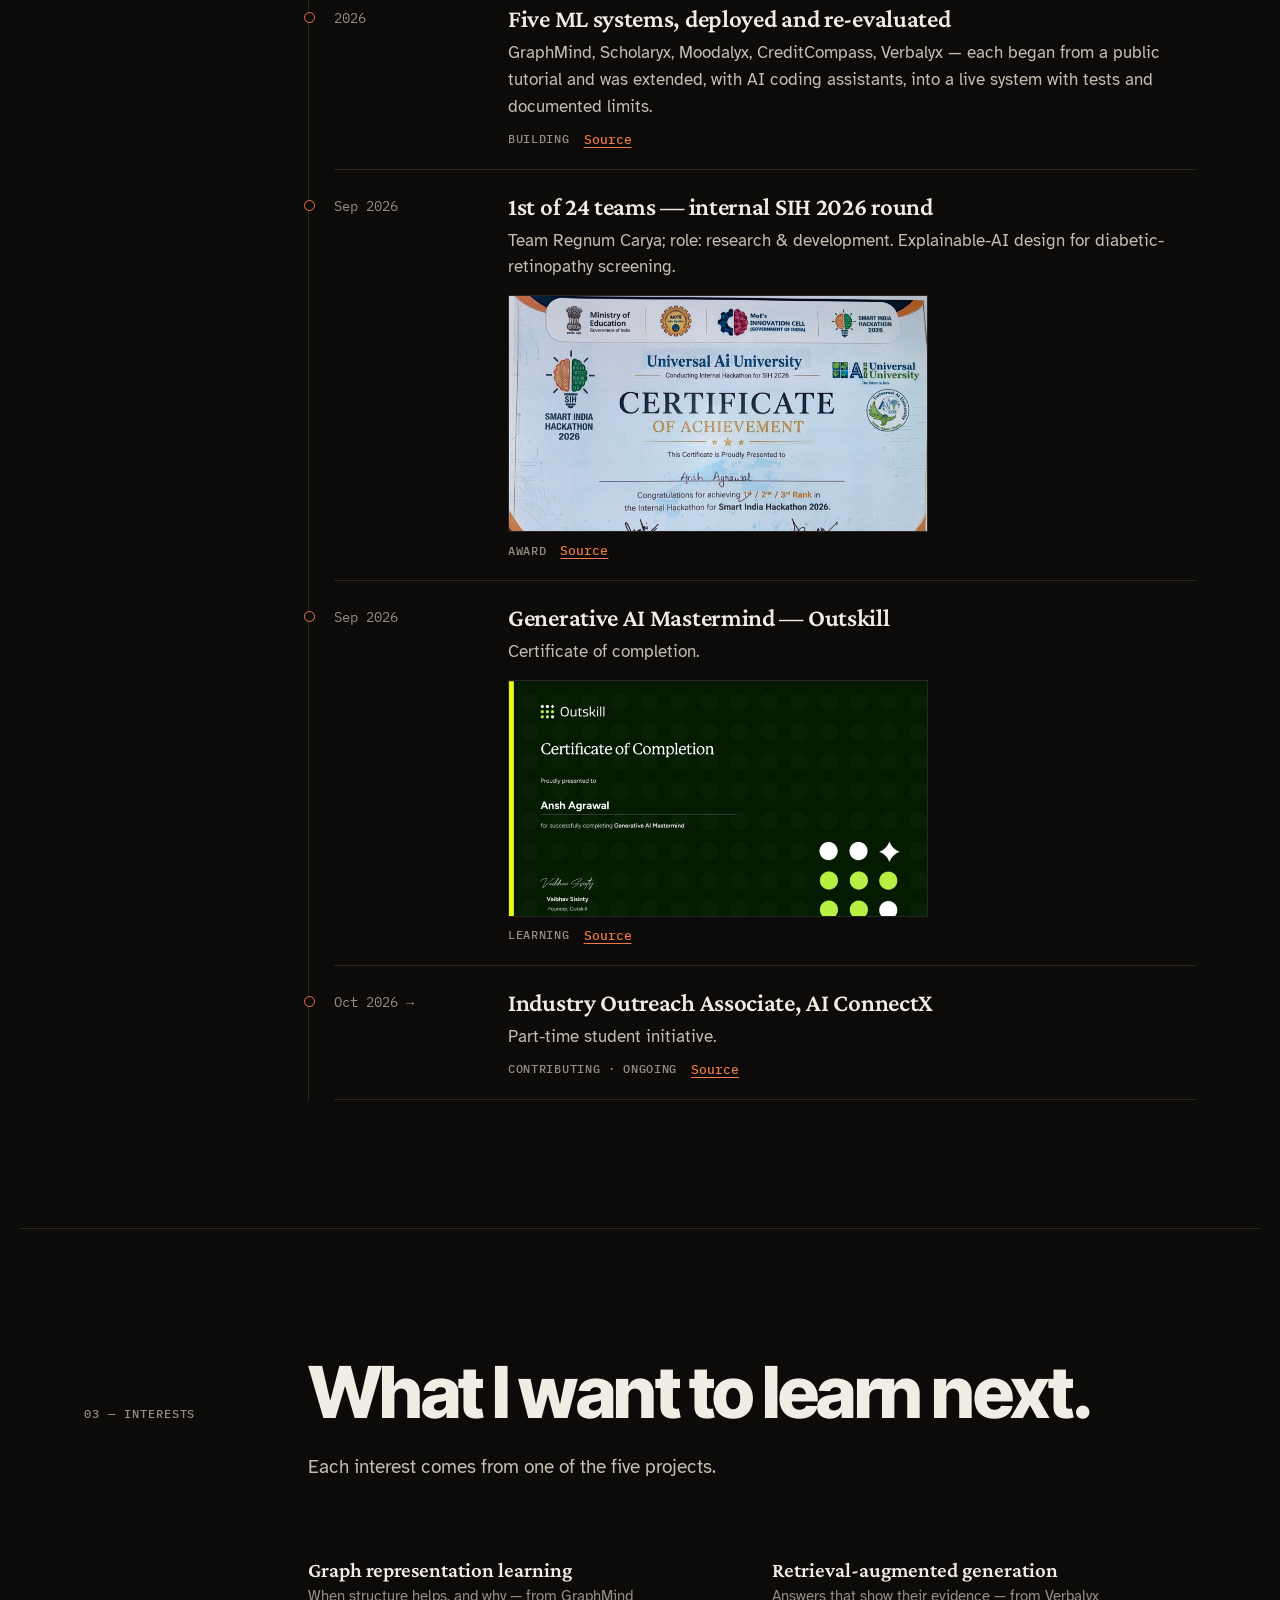
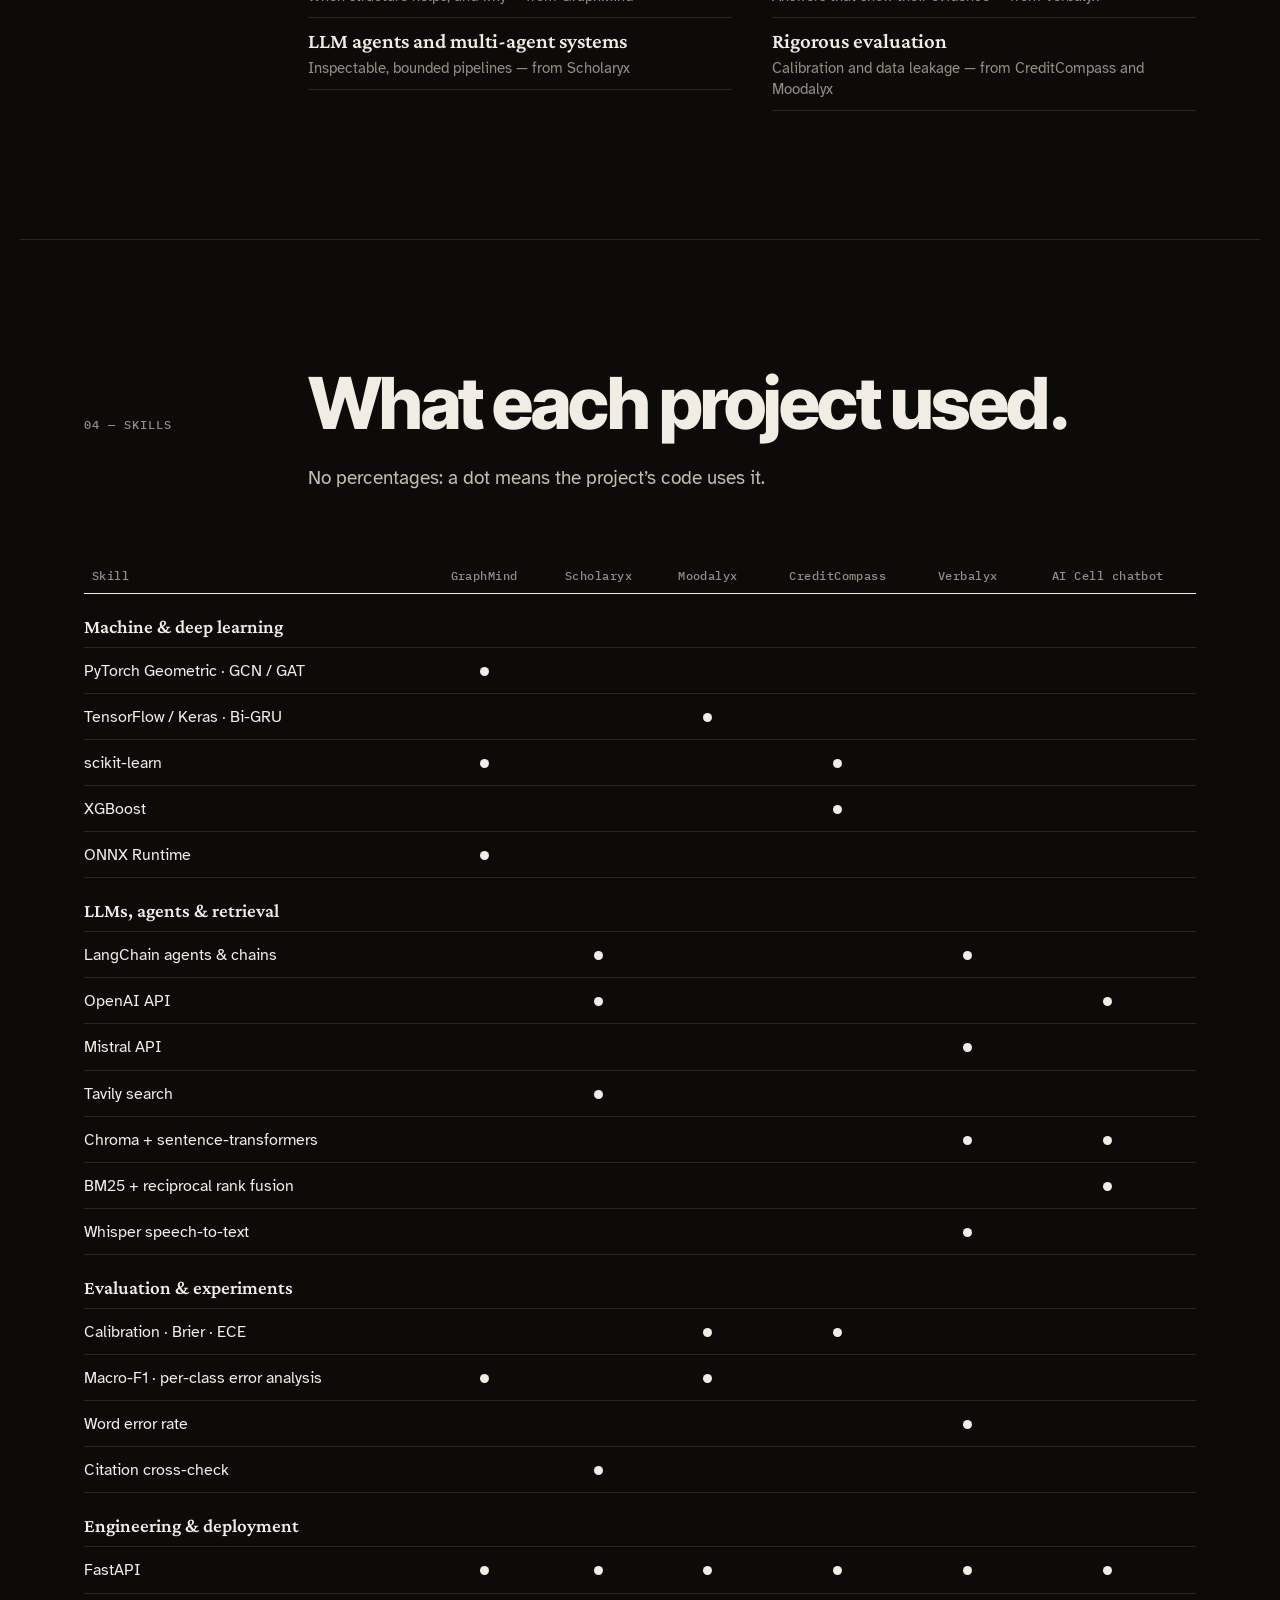
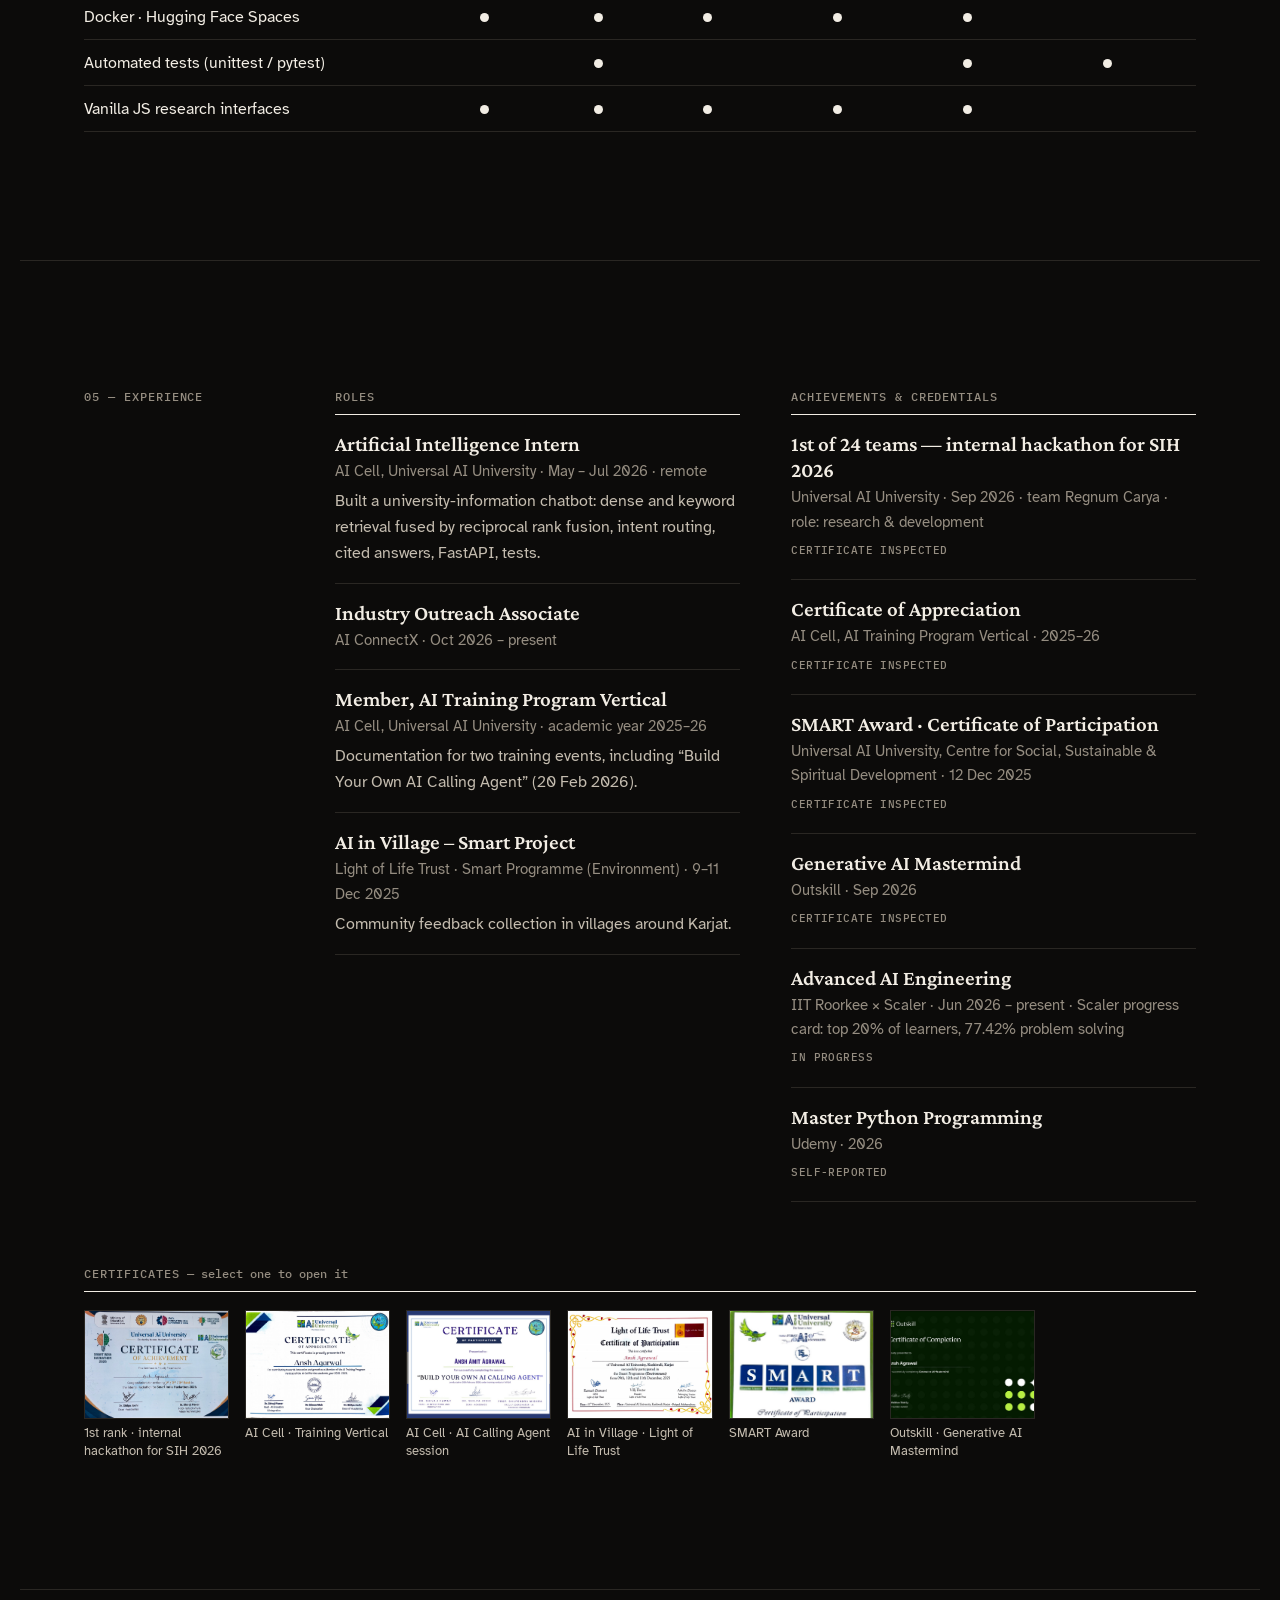
<file: projects/graphmind.html>
<!doctype html>
<html lang="en"><head><meta charset="utf-8"><meta name="viewport" content="width=device-width, initial-scale=1">
<title>Ansh Agrawal</title><meta name="robots" content="noindex">
<meta http-equiv="refresh" content="0; url=/#p-graphmind"><script>location.replace("/#p-graphmind");</script></head>
<body><p><a href="/#p-graphmind">Continue to the project</a></p></body></html>
</file>
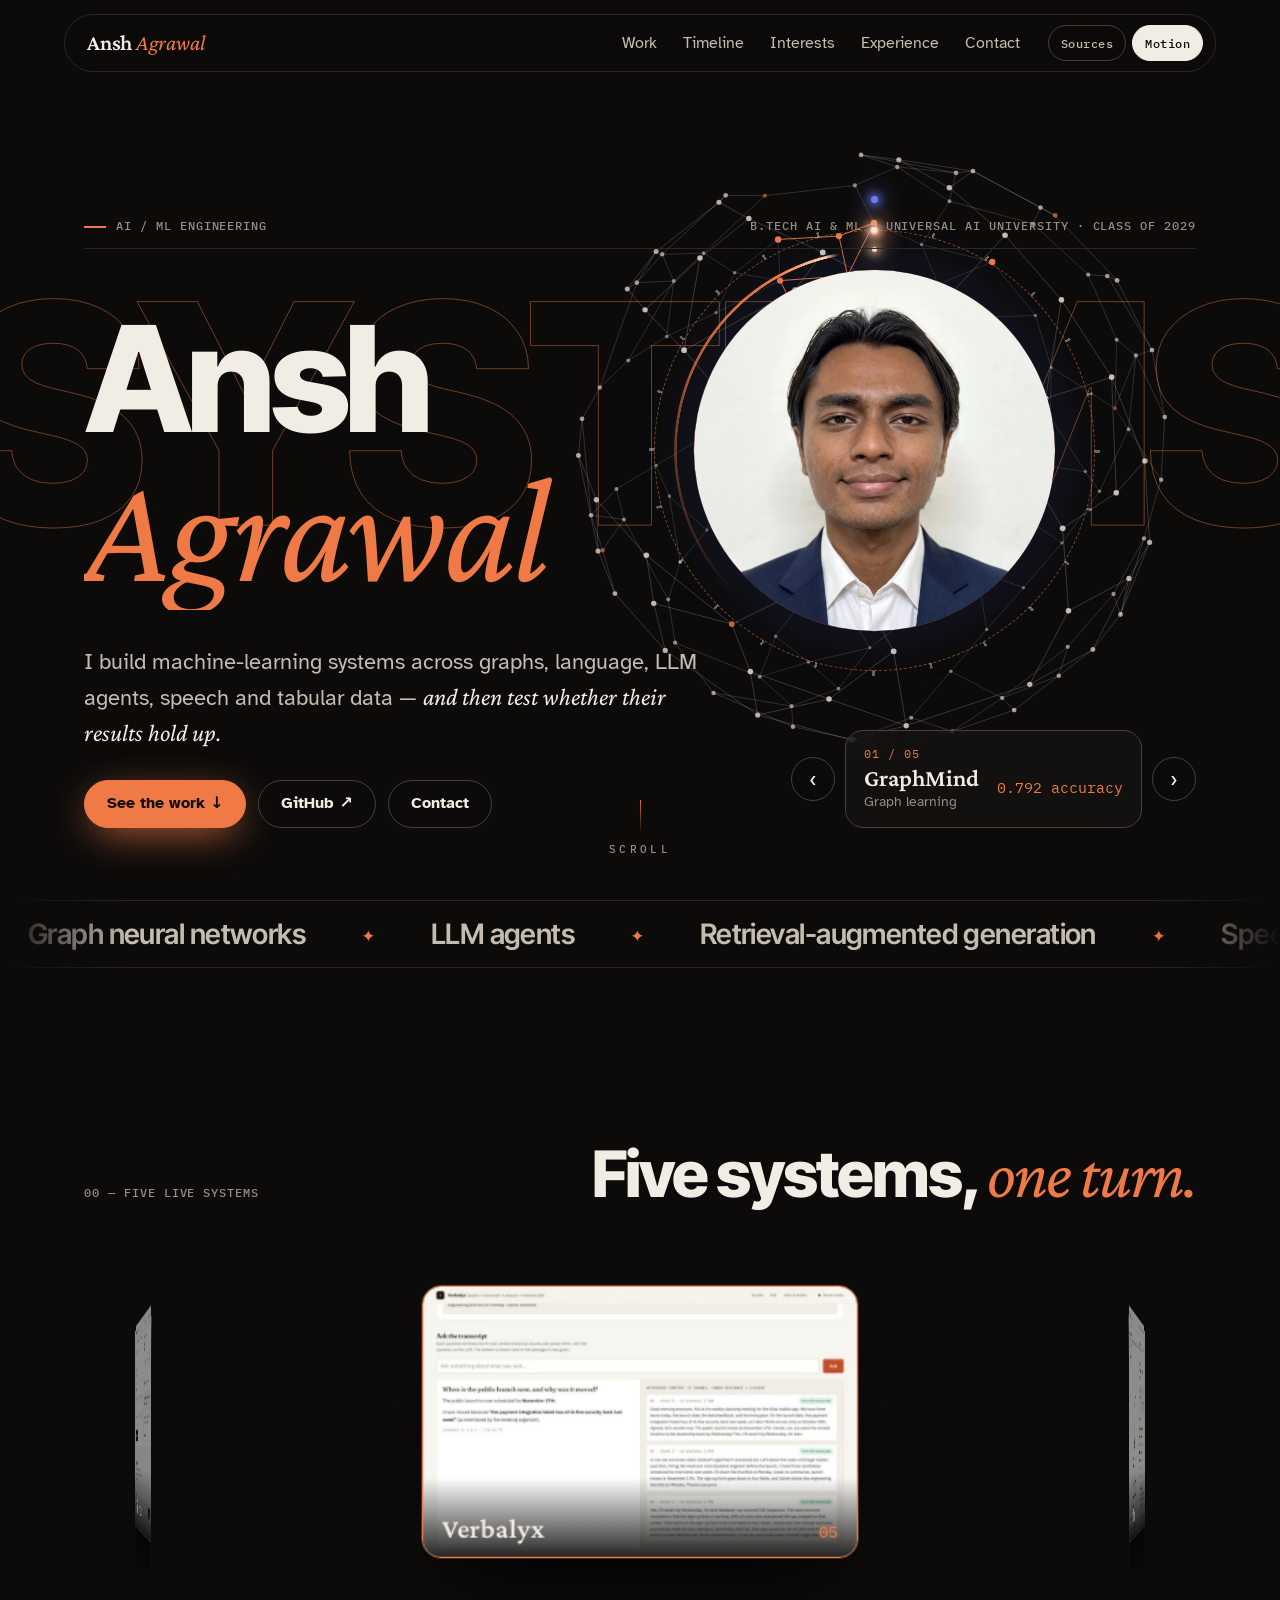
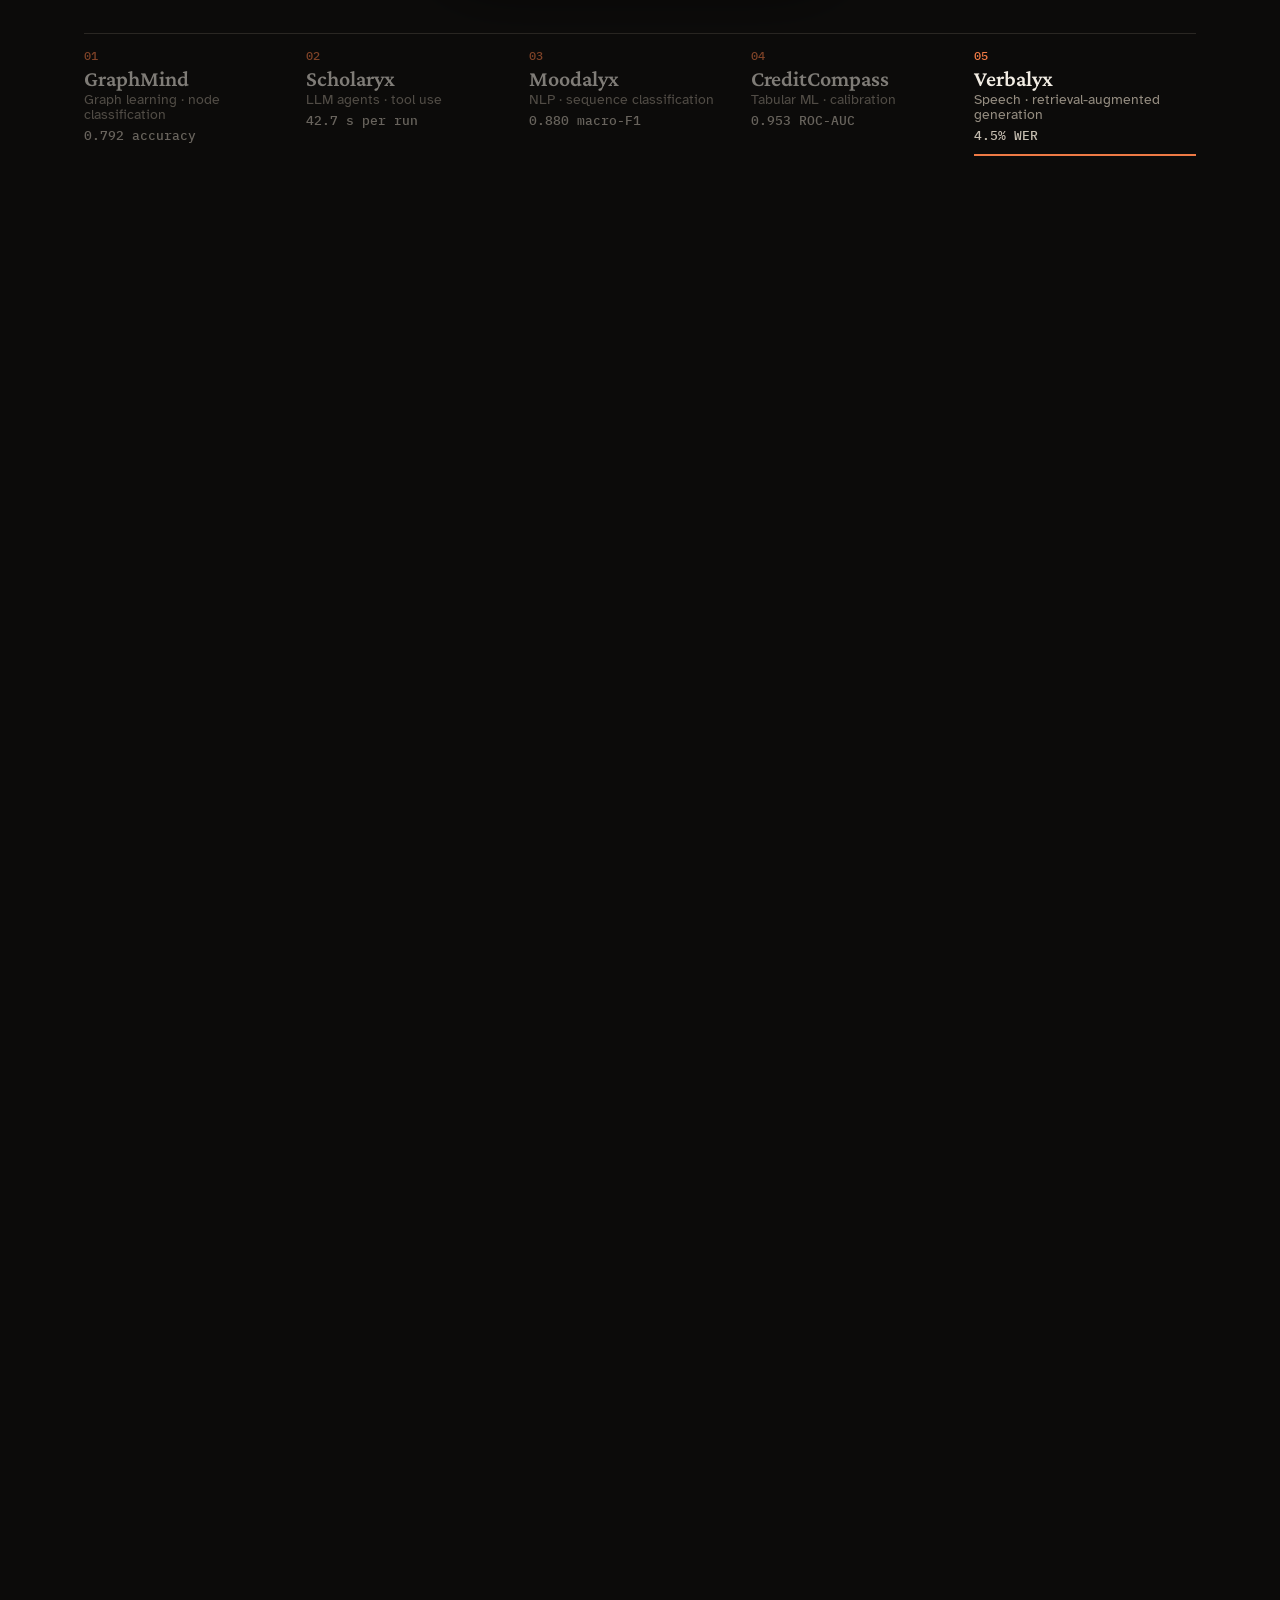
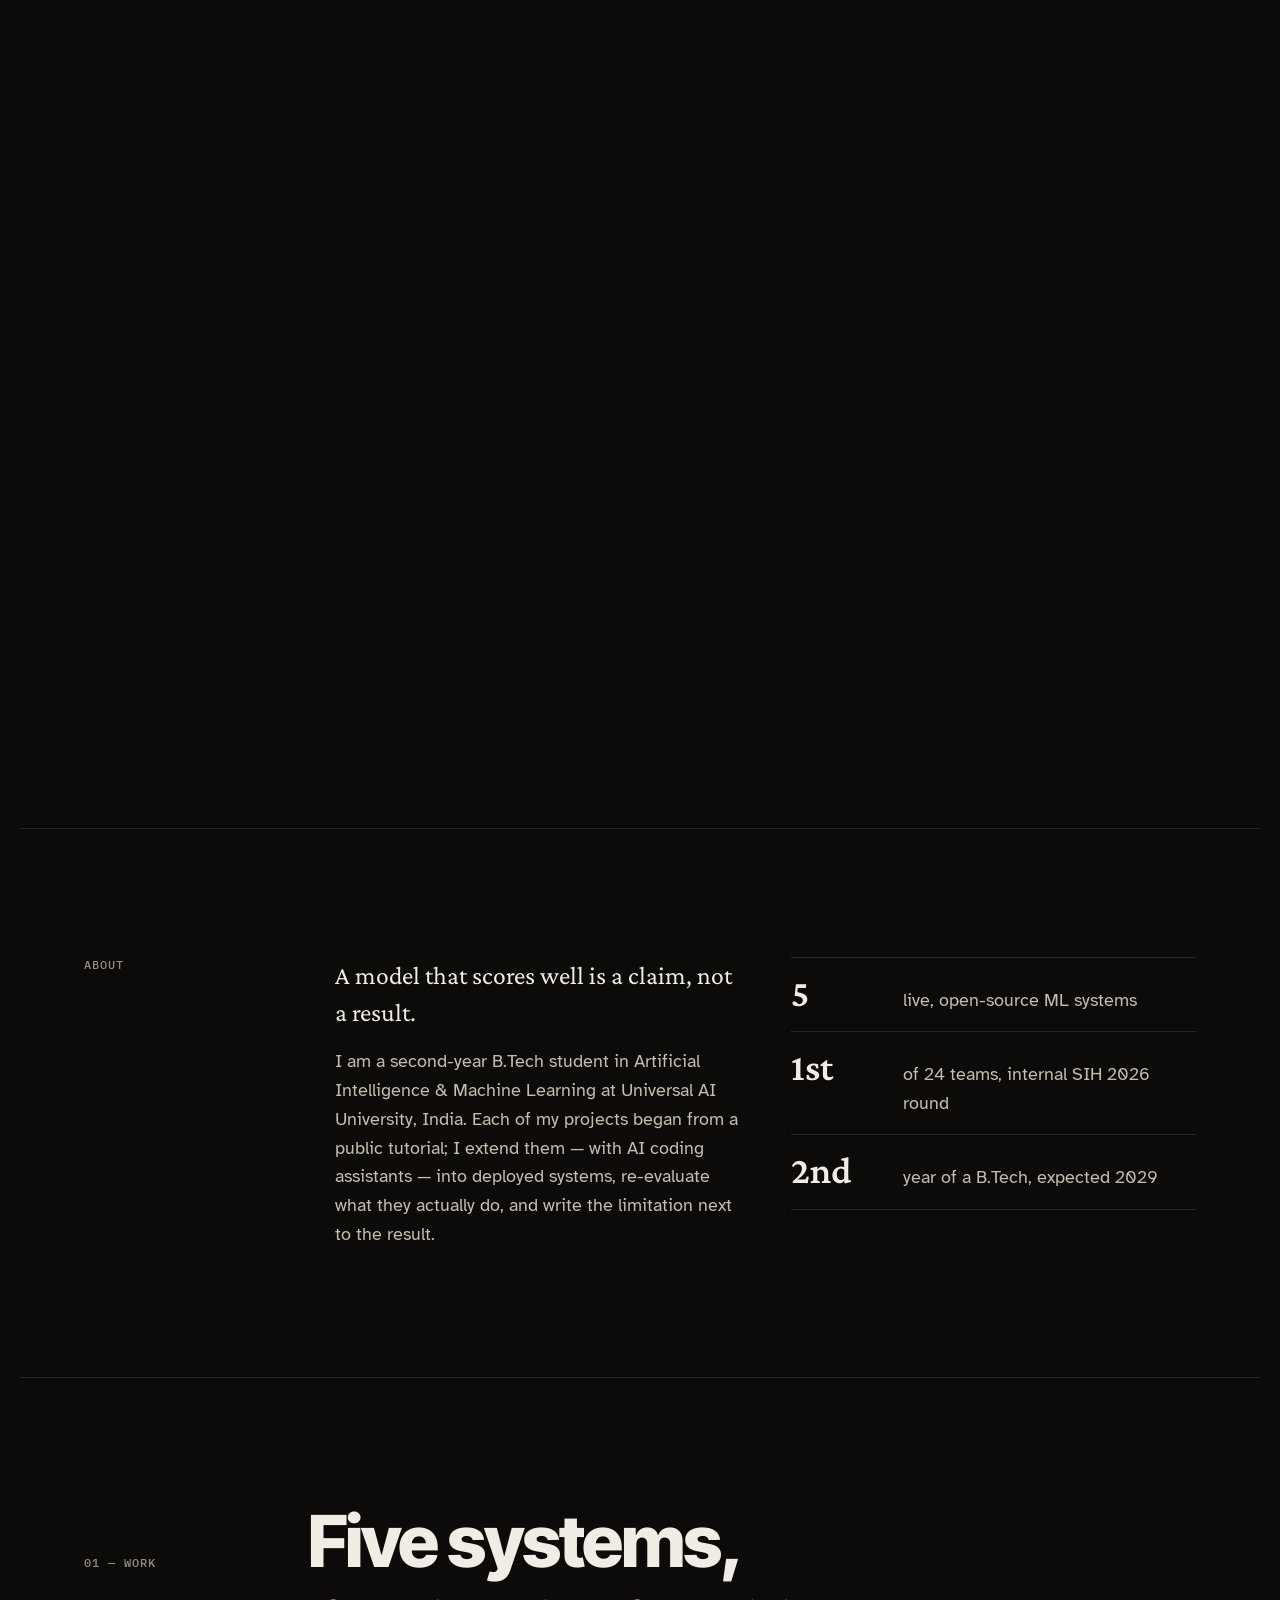
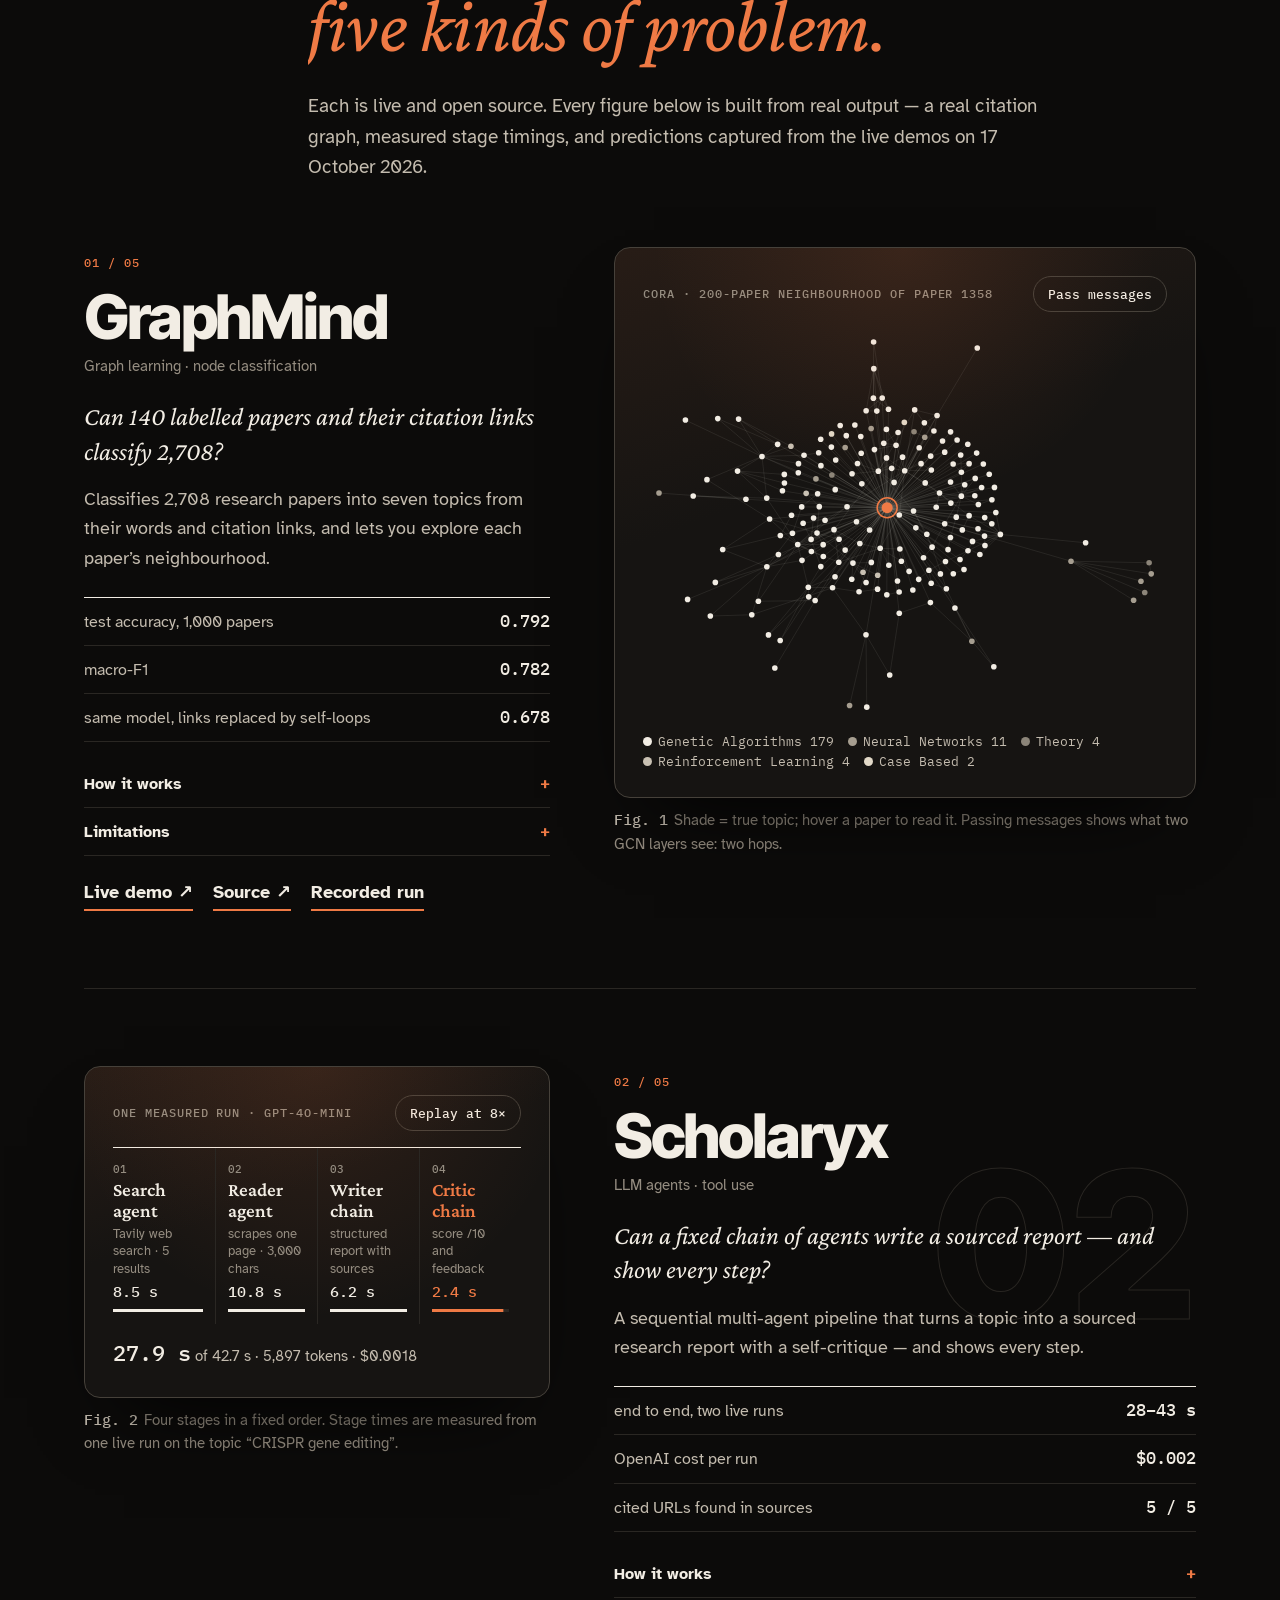
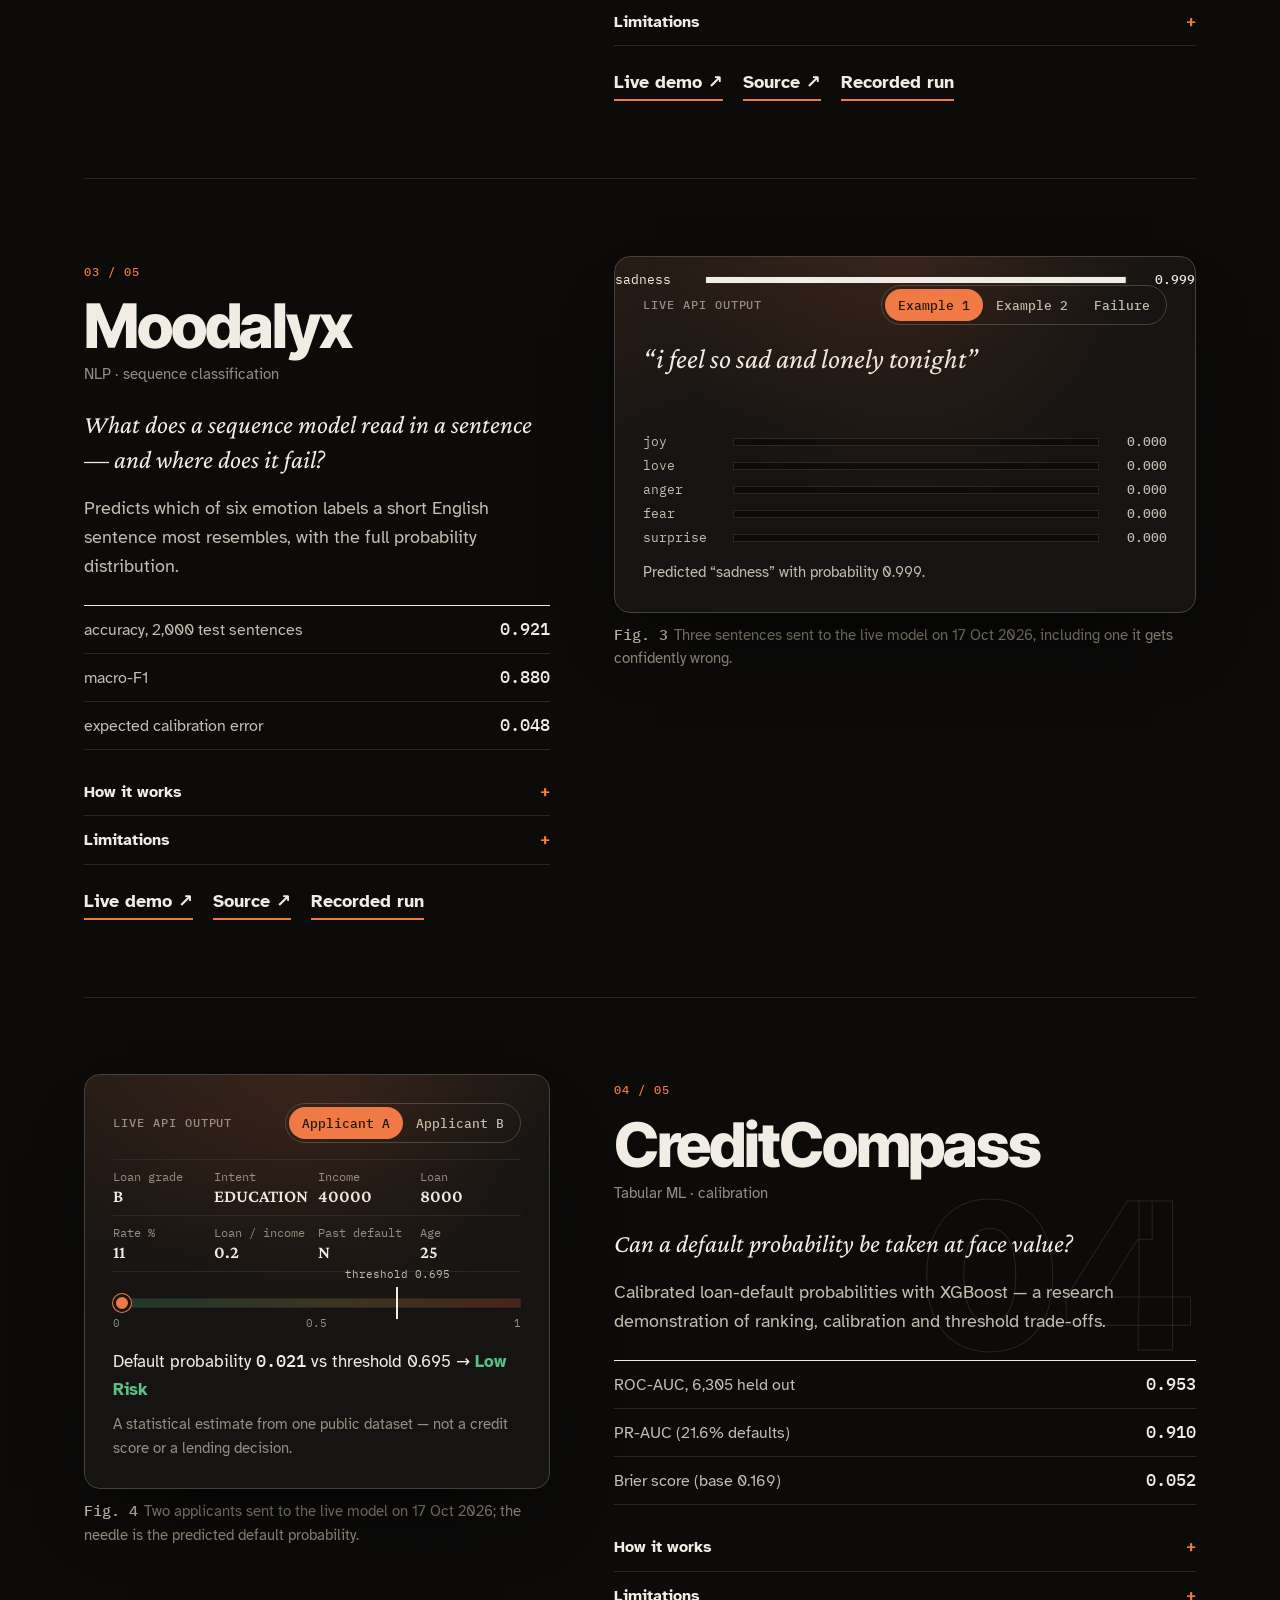
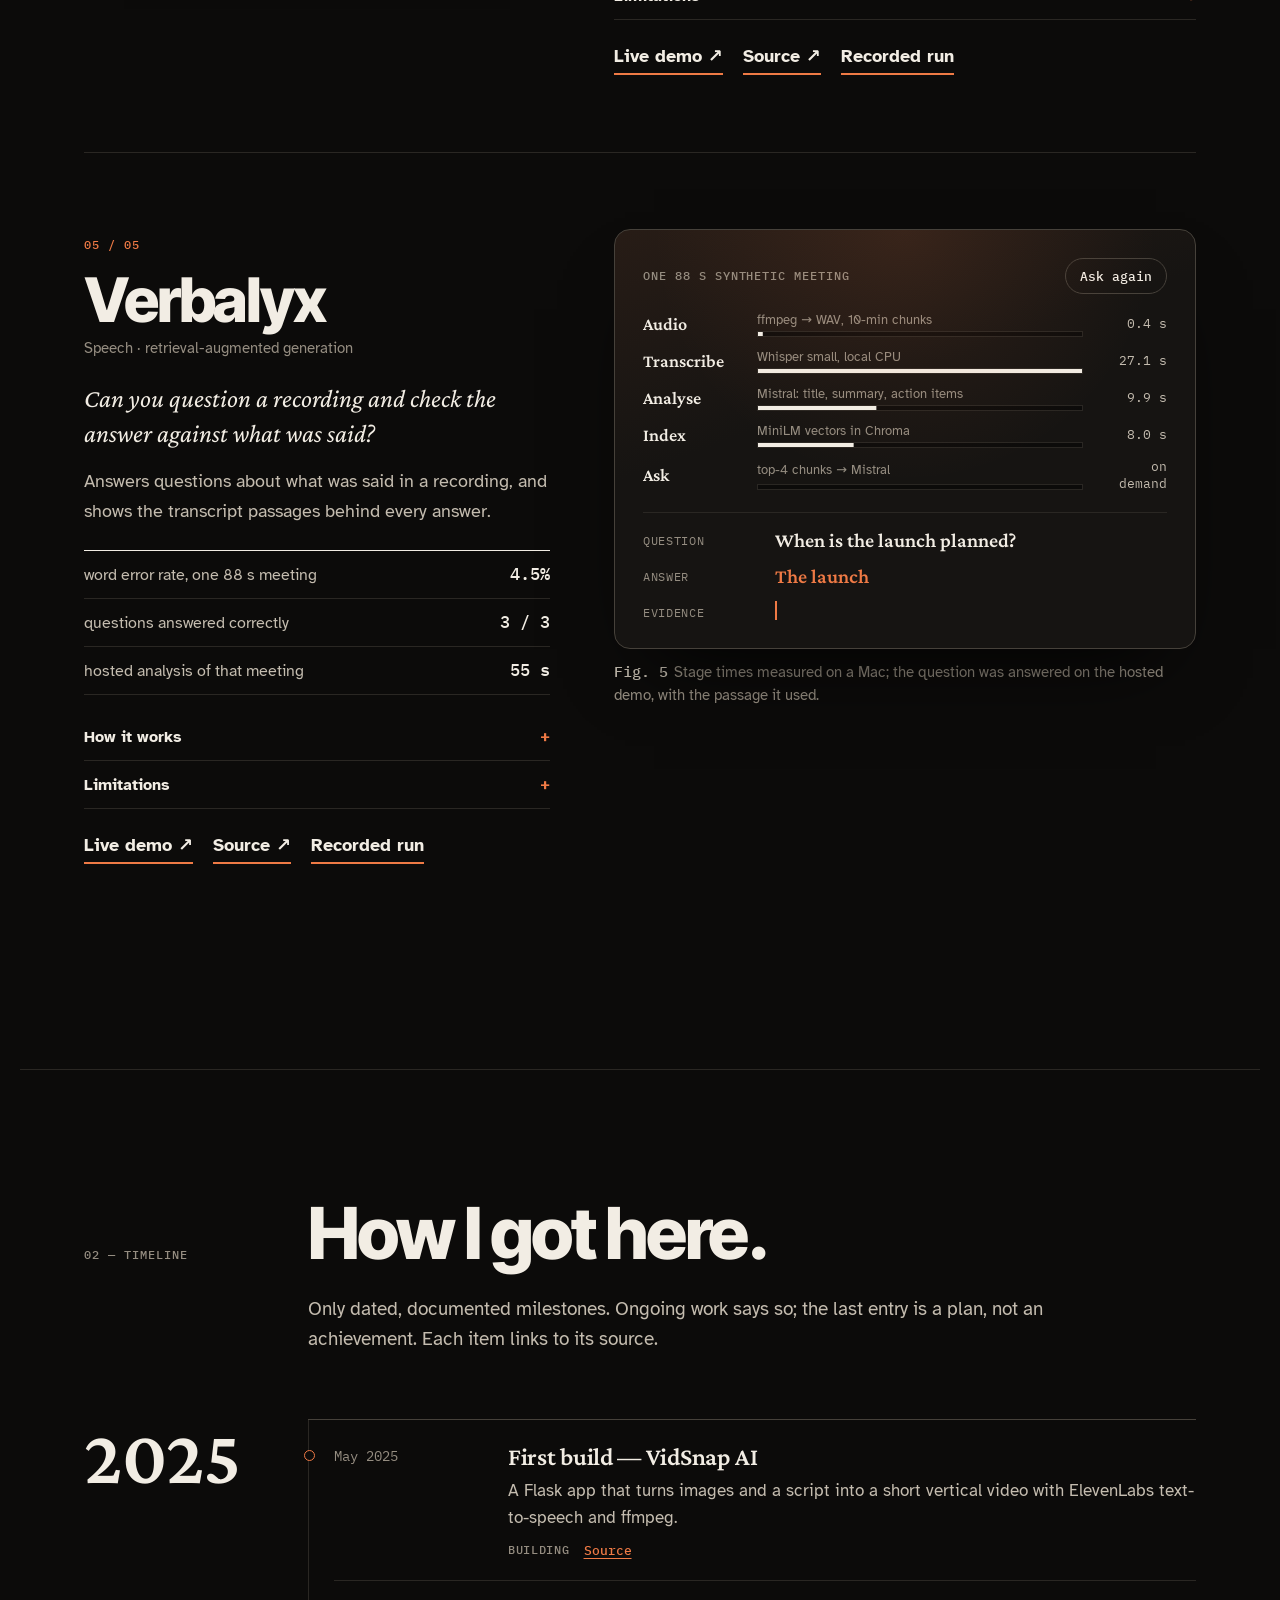
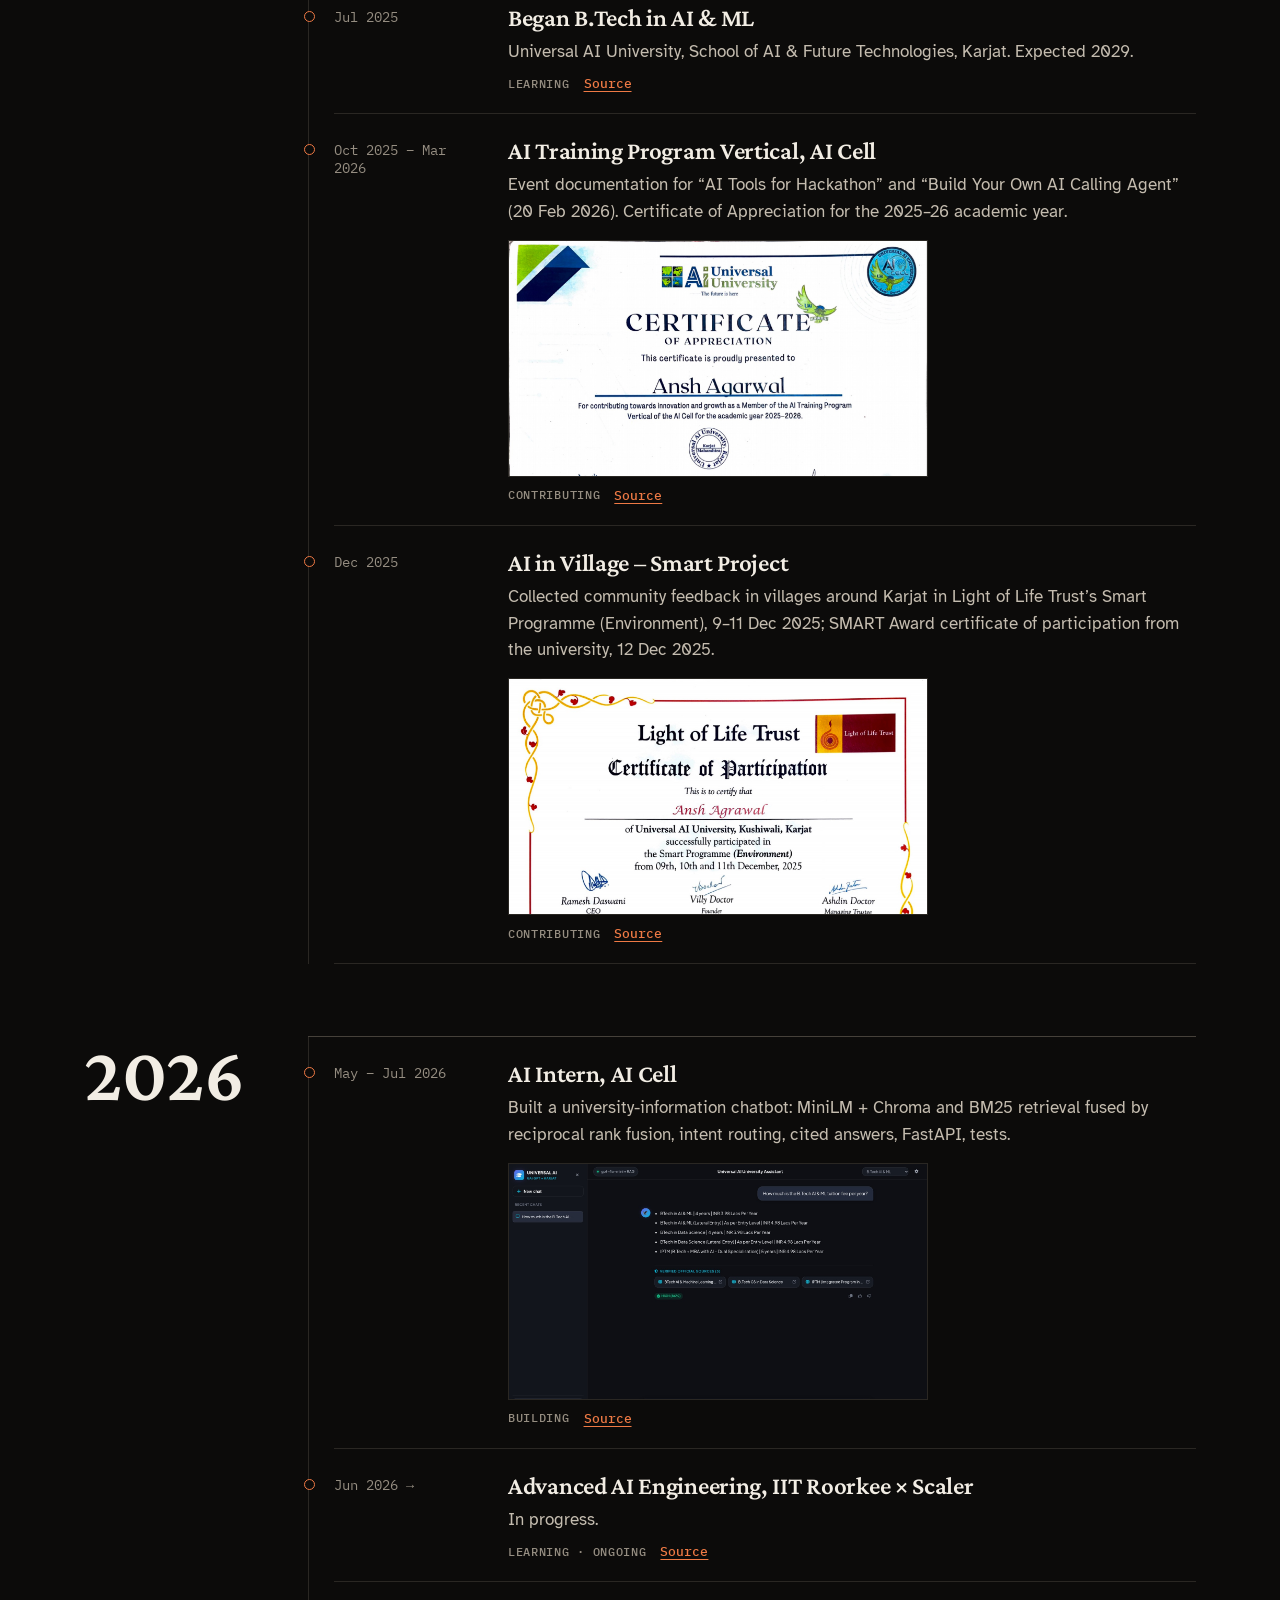
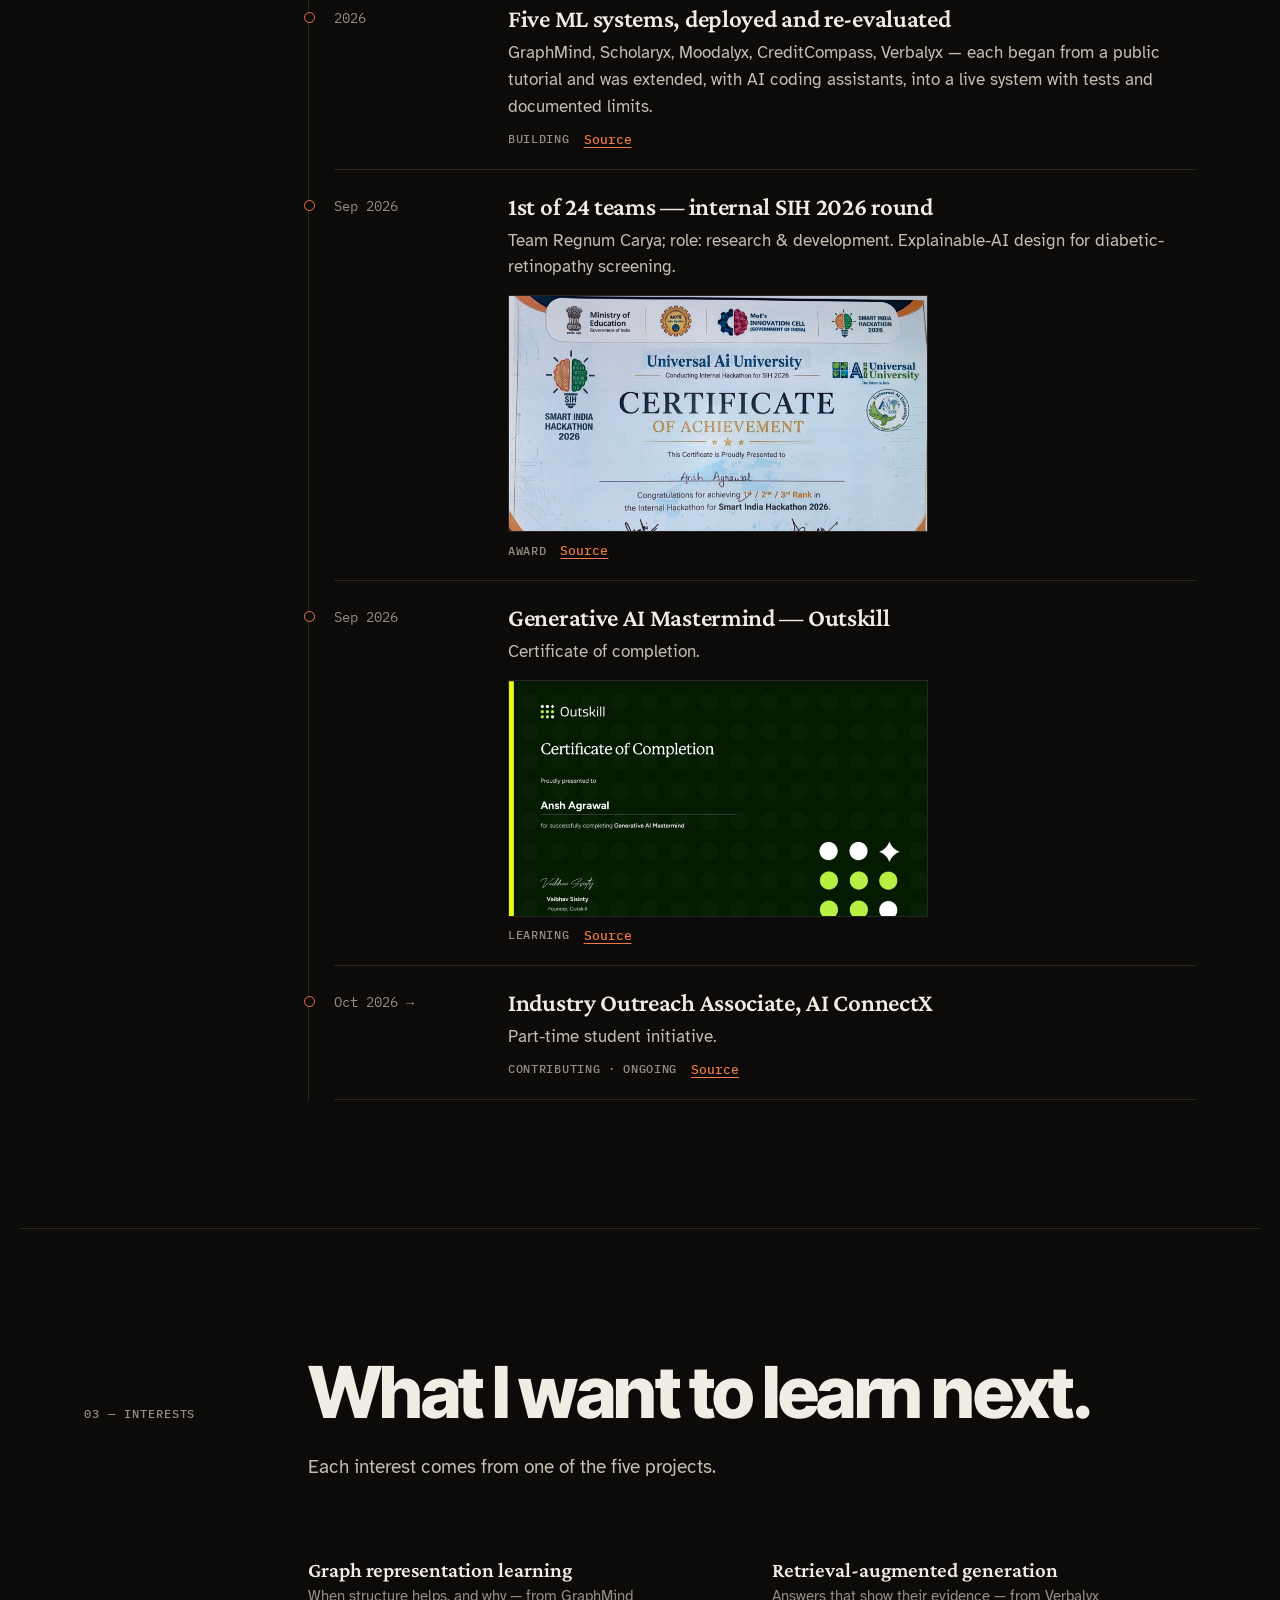
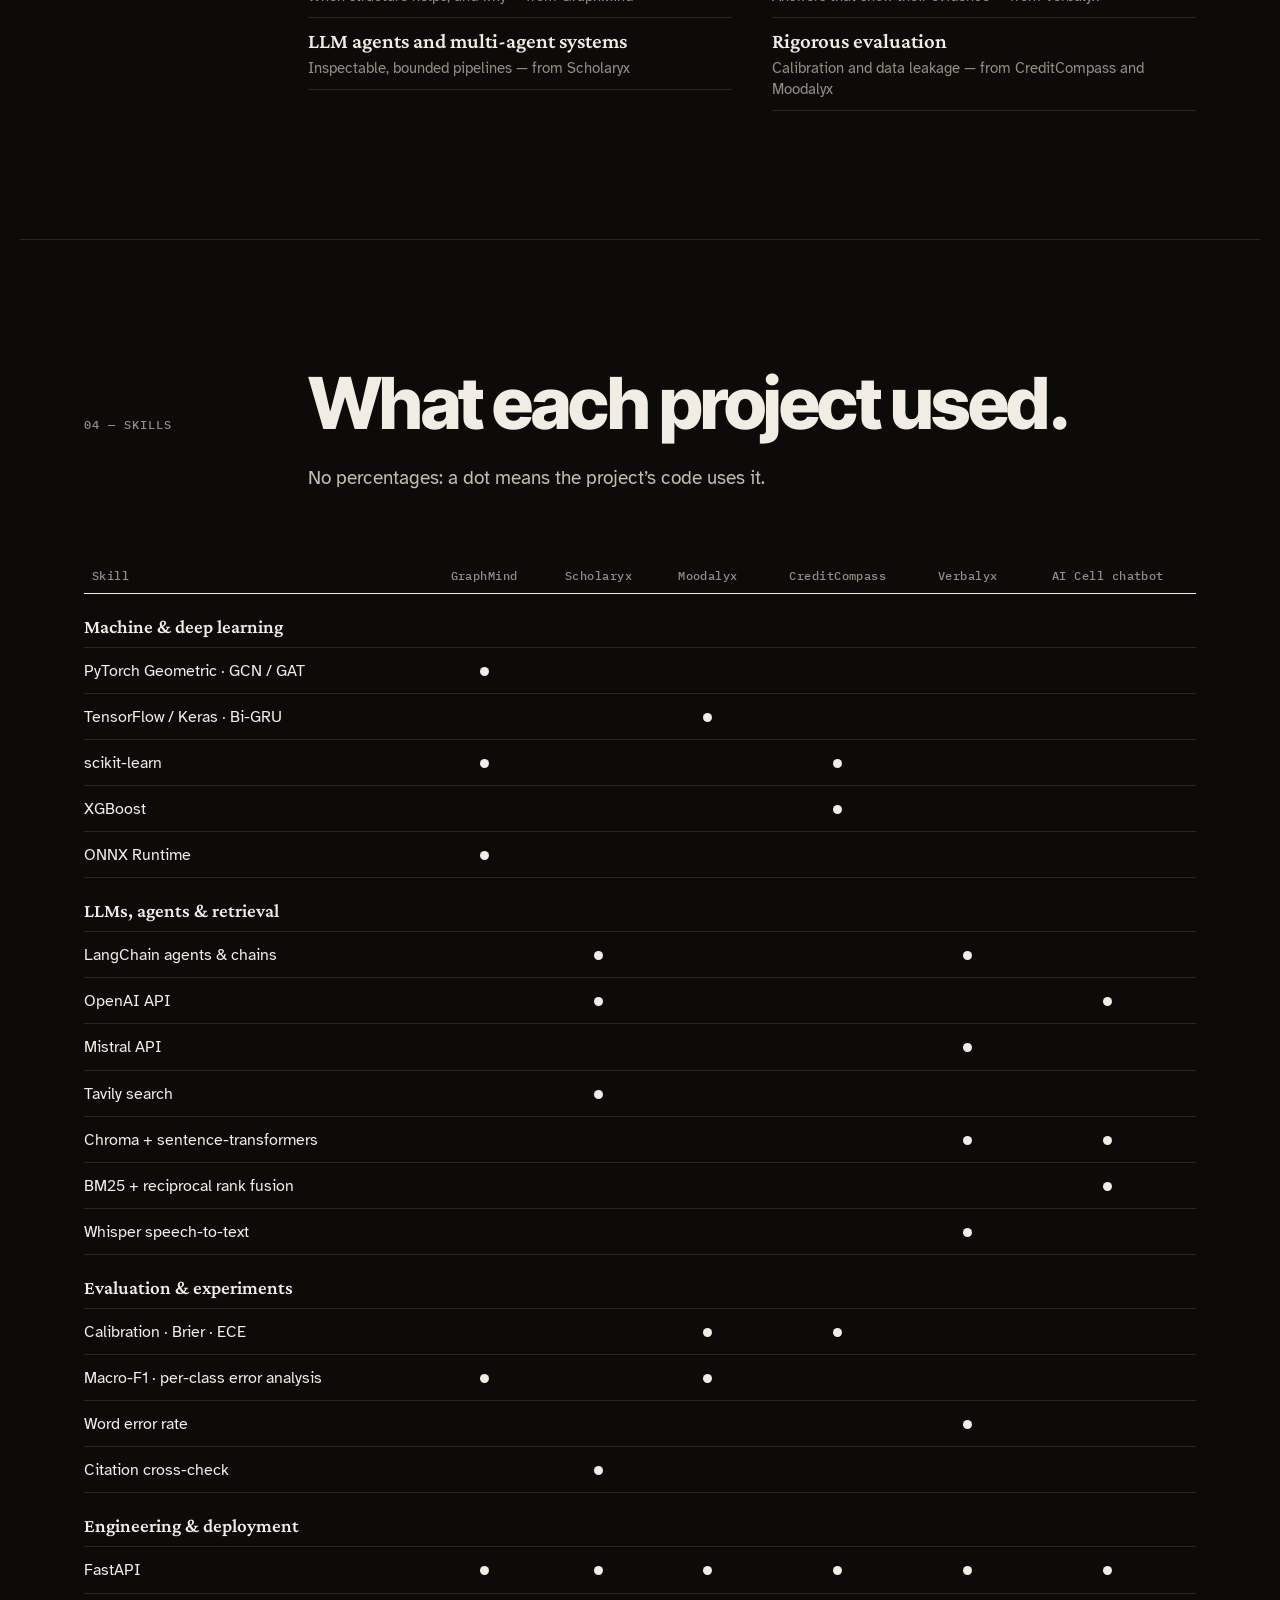
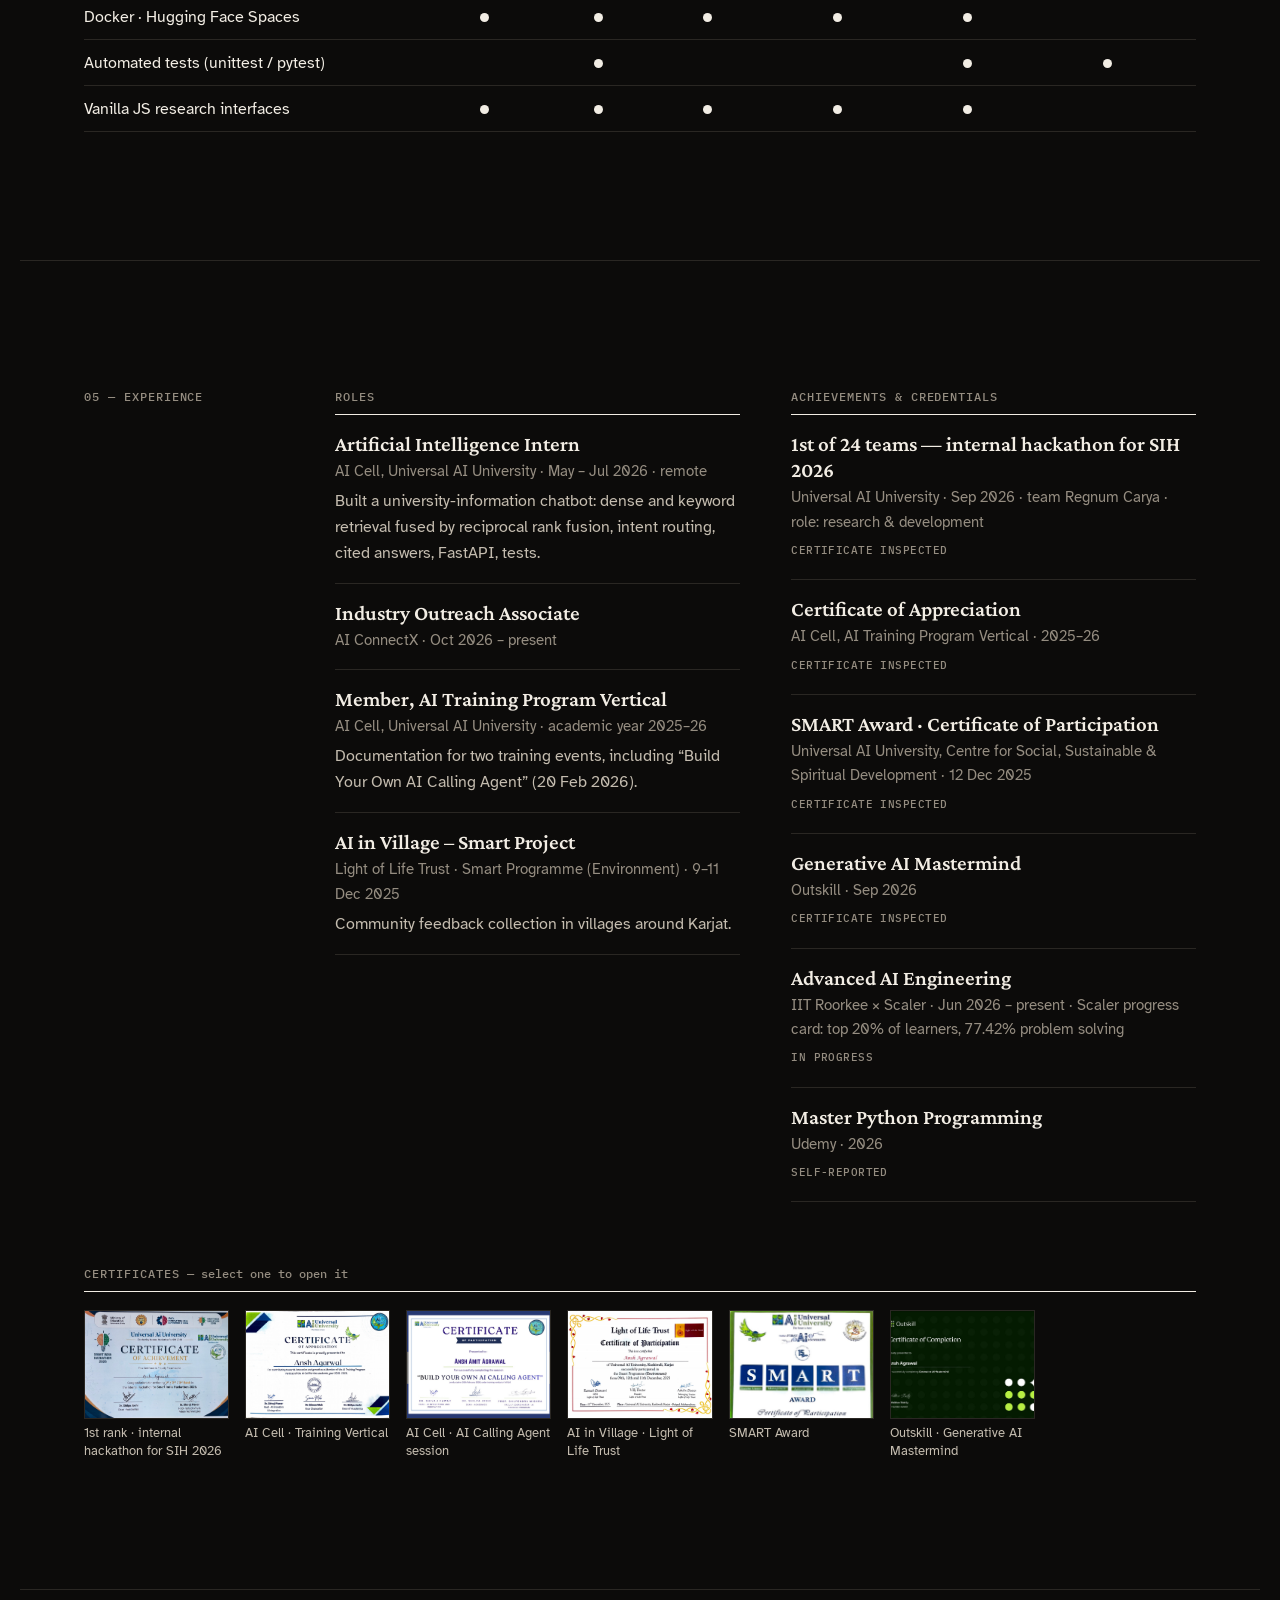
<file: projects/moodalyx.html>
<!doctype html>
<html lang="en"><head><meta charset="utf-8"><meta name="viewport" content="width=device-width, initial-scale=1">
<title>Ansh Agrawal</title><meta name="robots" content="noindex">
<meta http-equiv="refresh" content="0; url=/#p-moodalyx"><script>location.replace("/#p-moodalyx");</script></head>
<body><p><a href="/#p-moodalyx">Continue to the project</a></p></body></html>
</file>
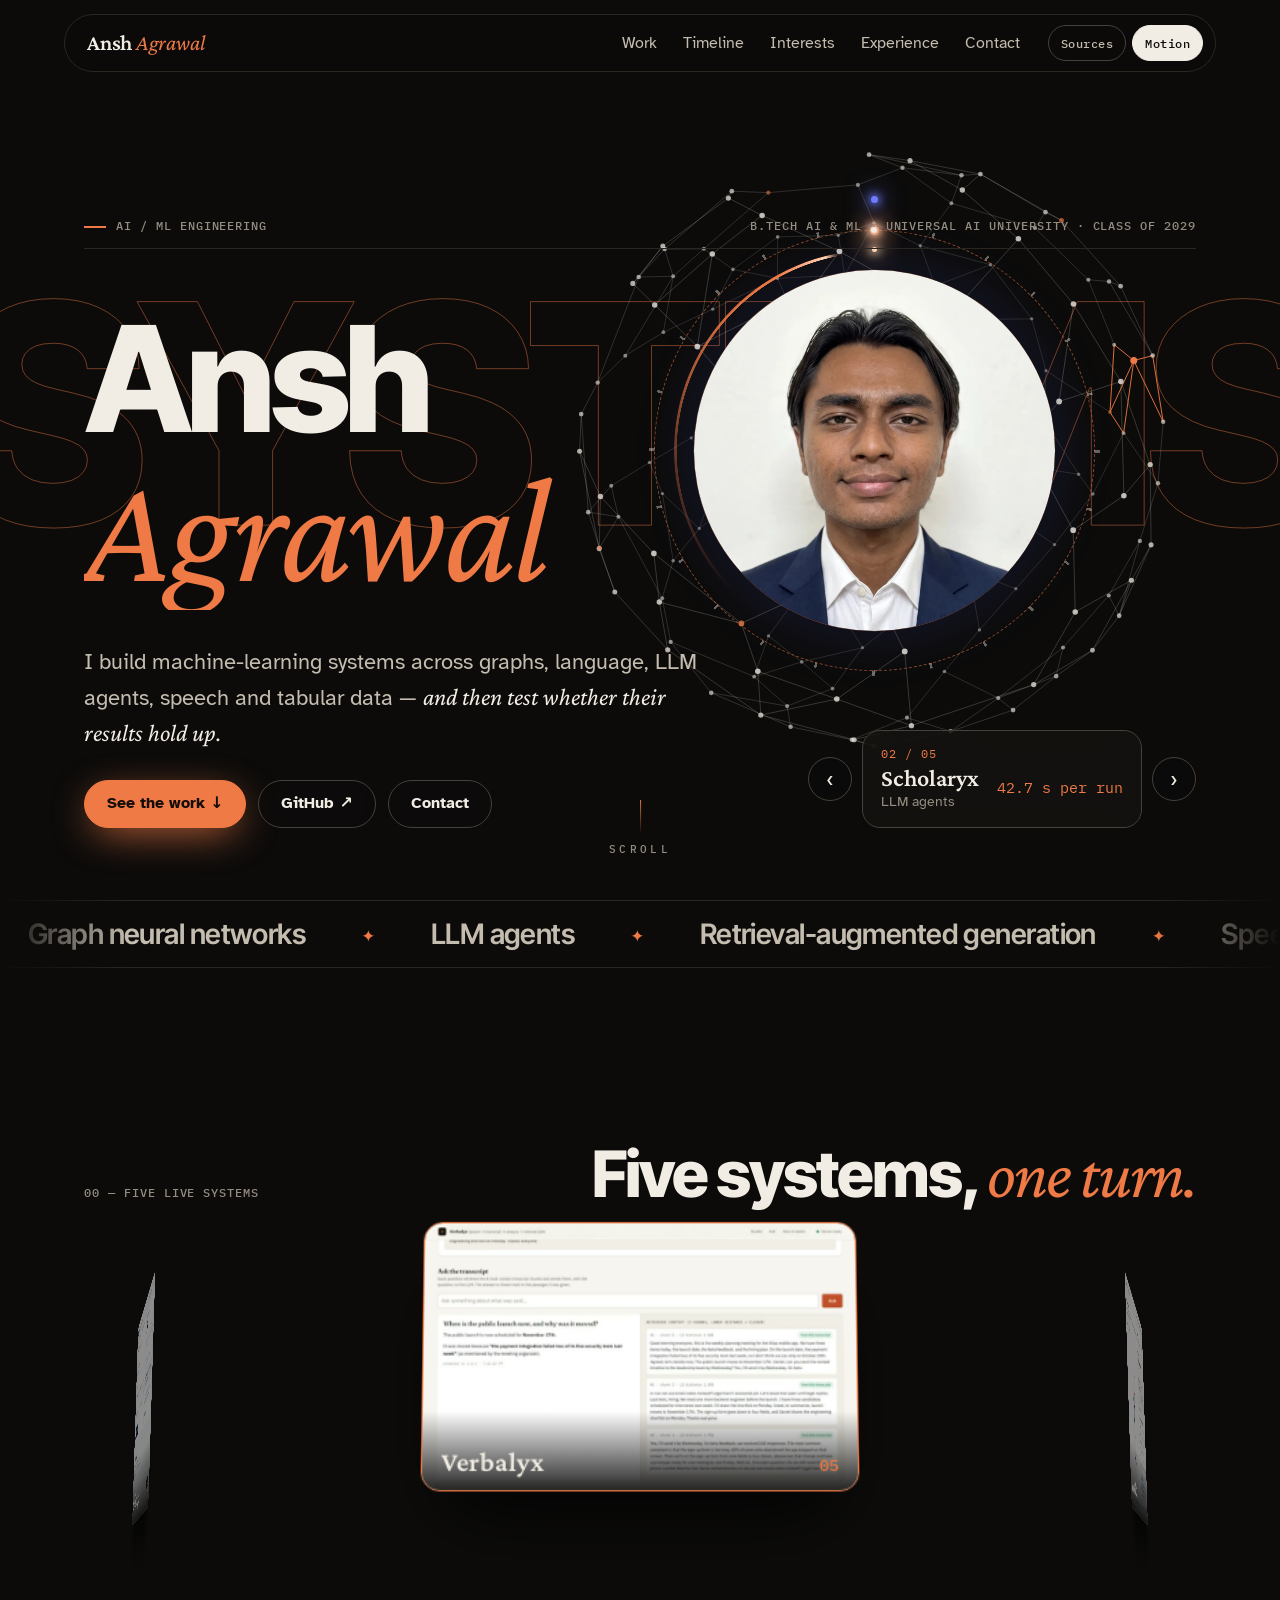
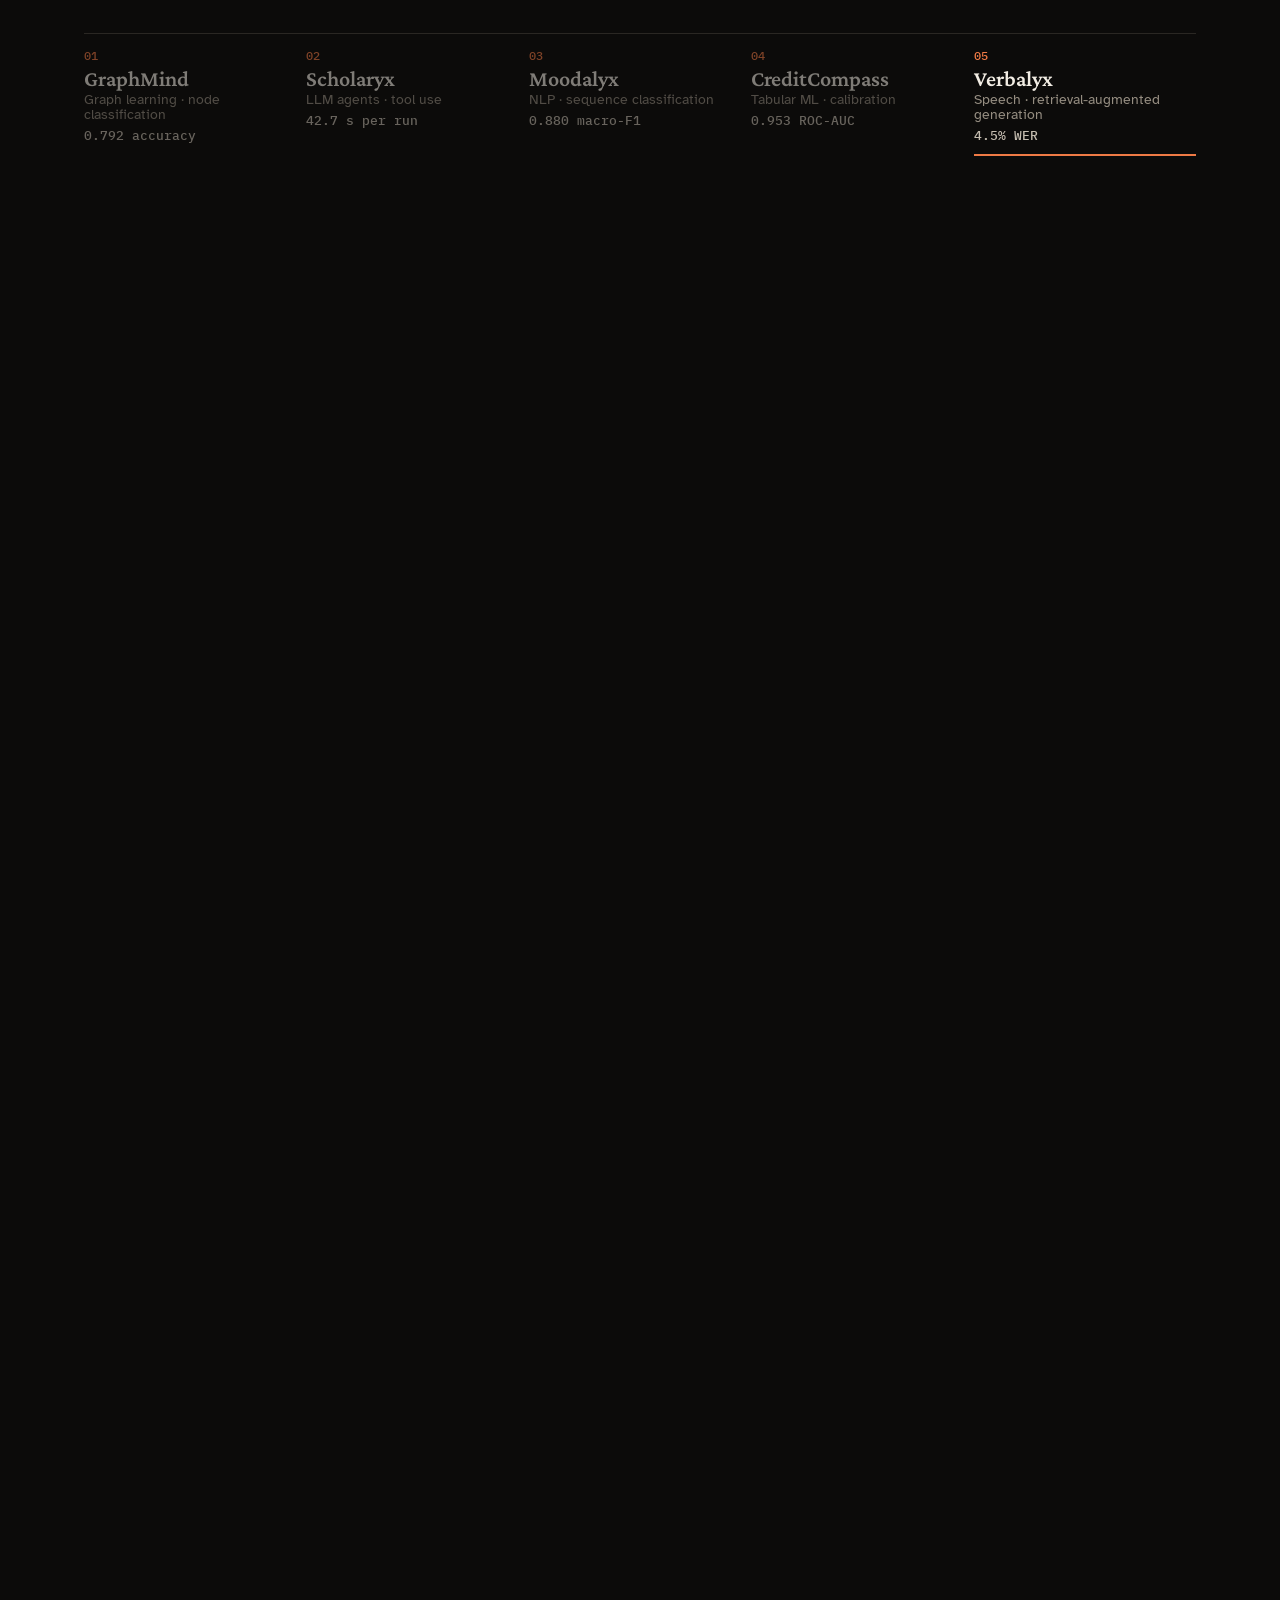
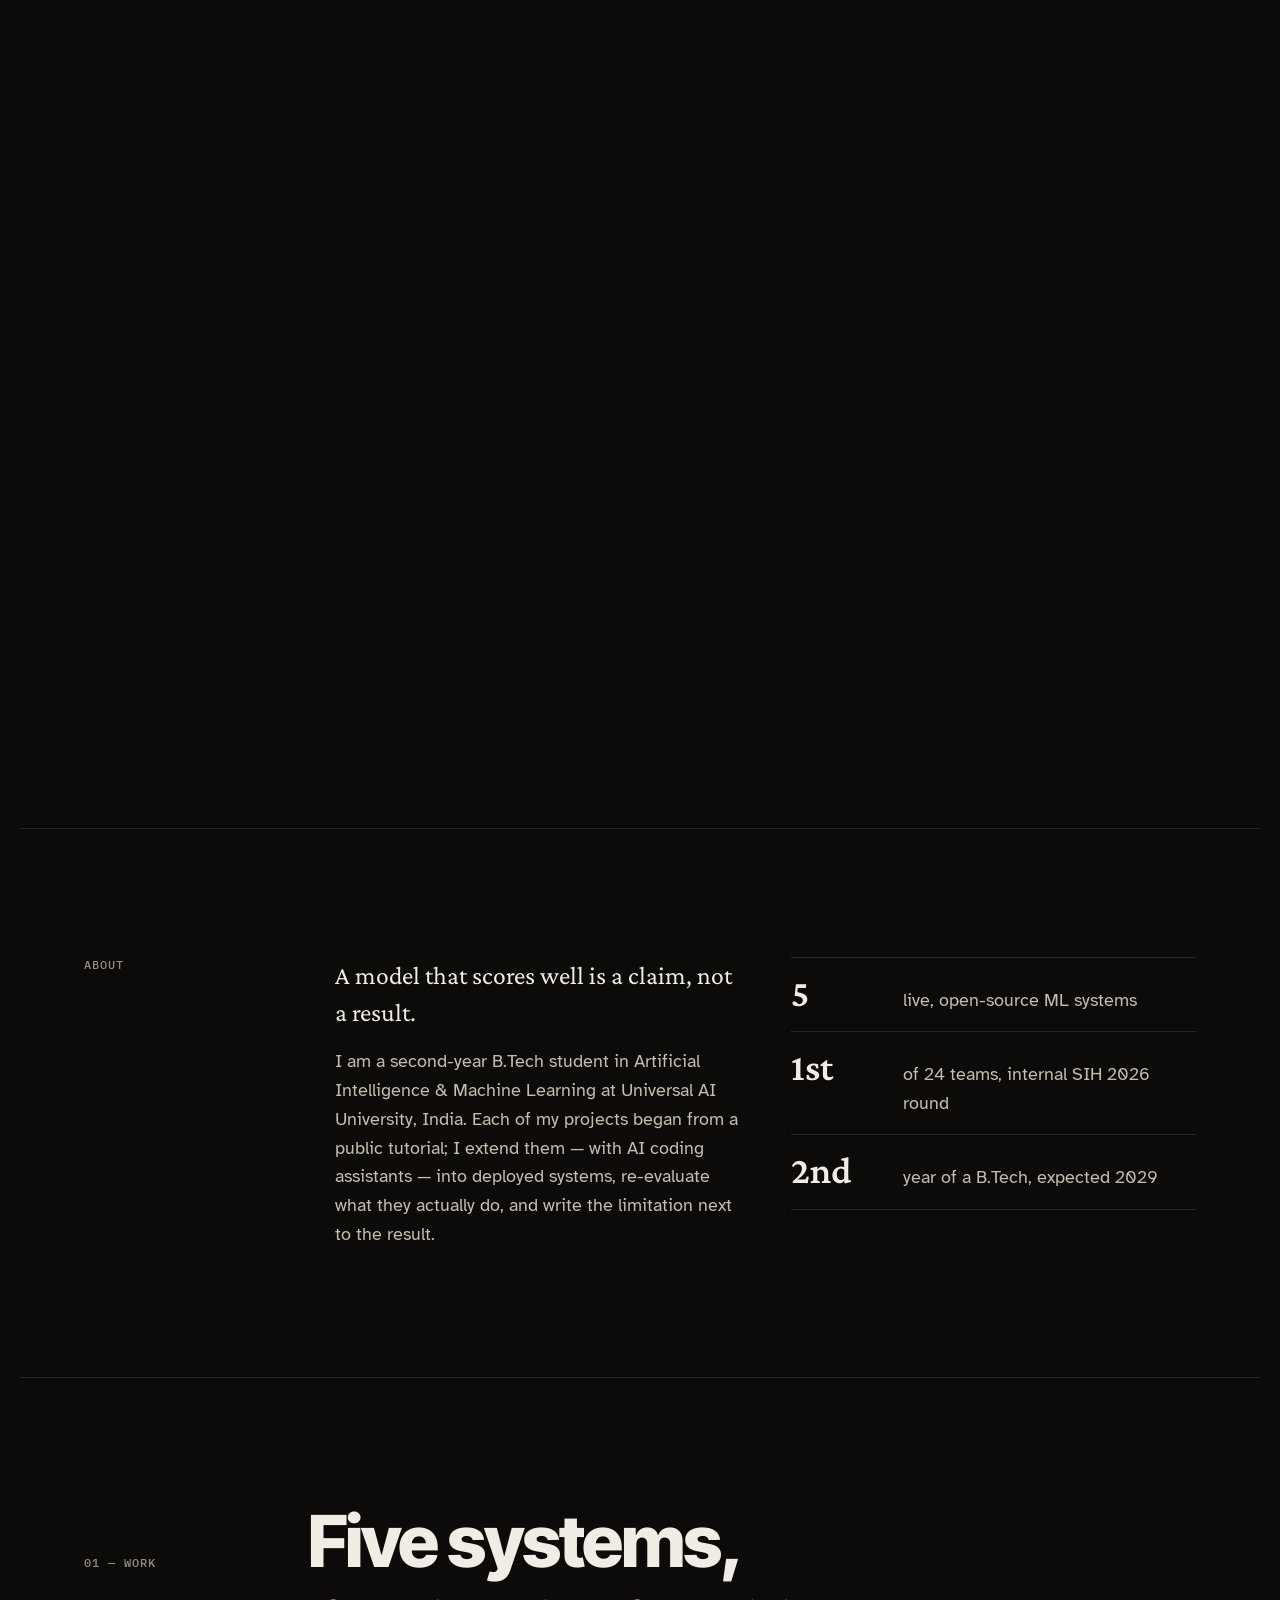
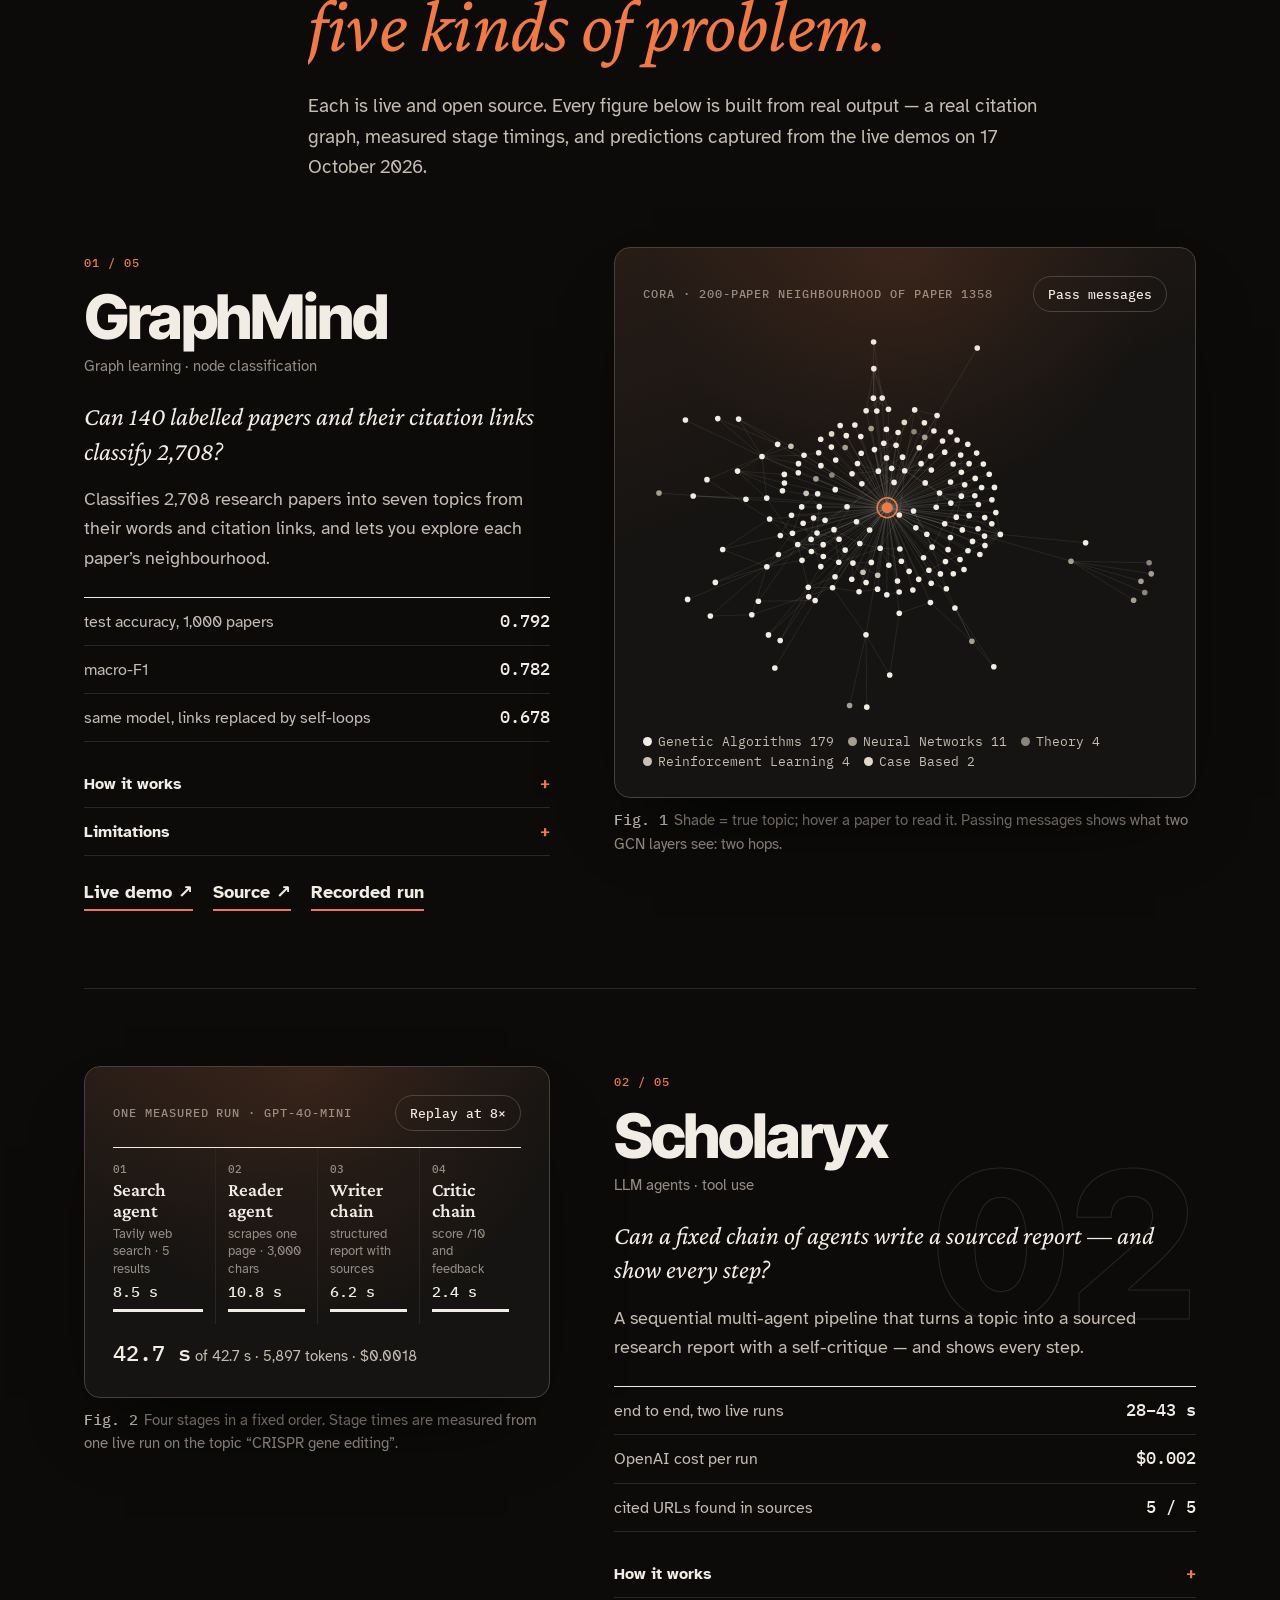
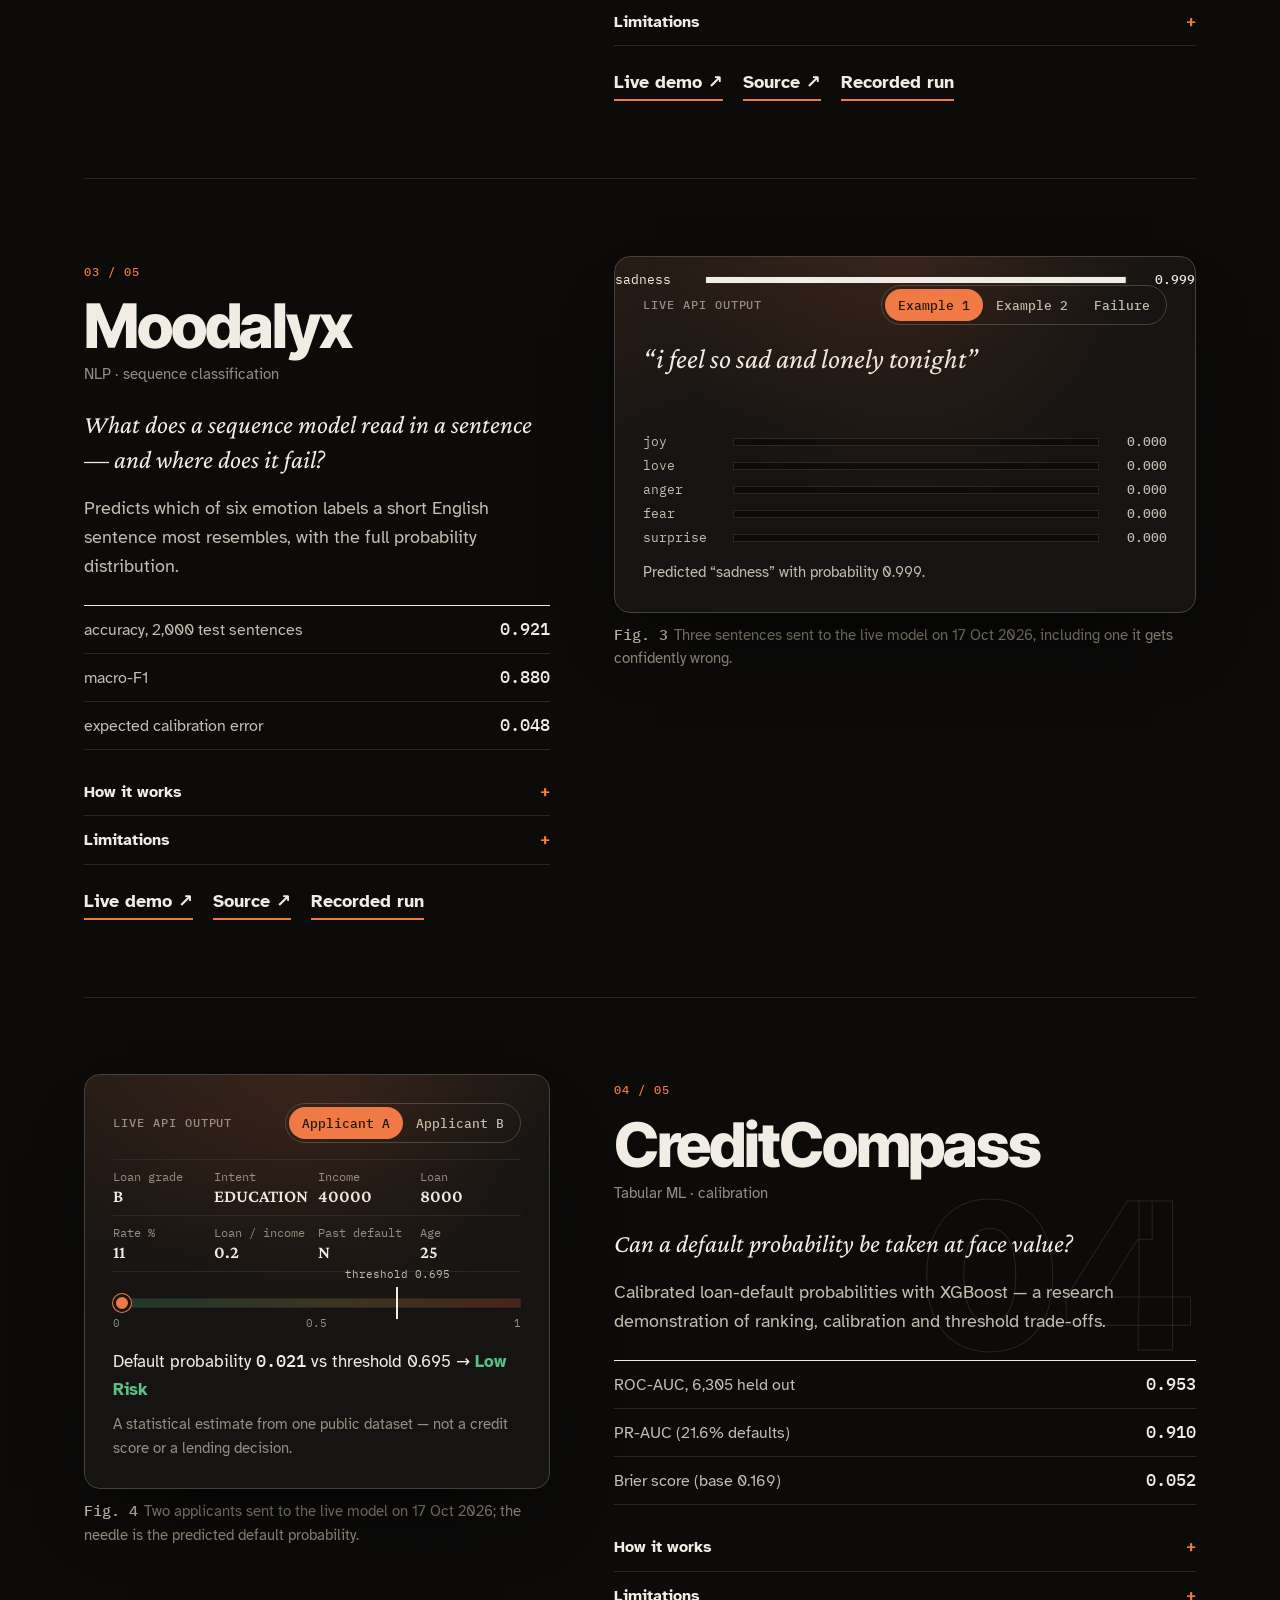
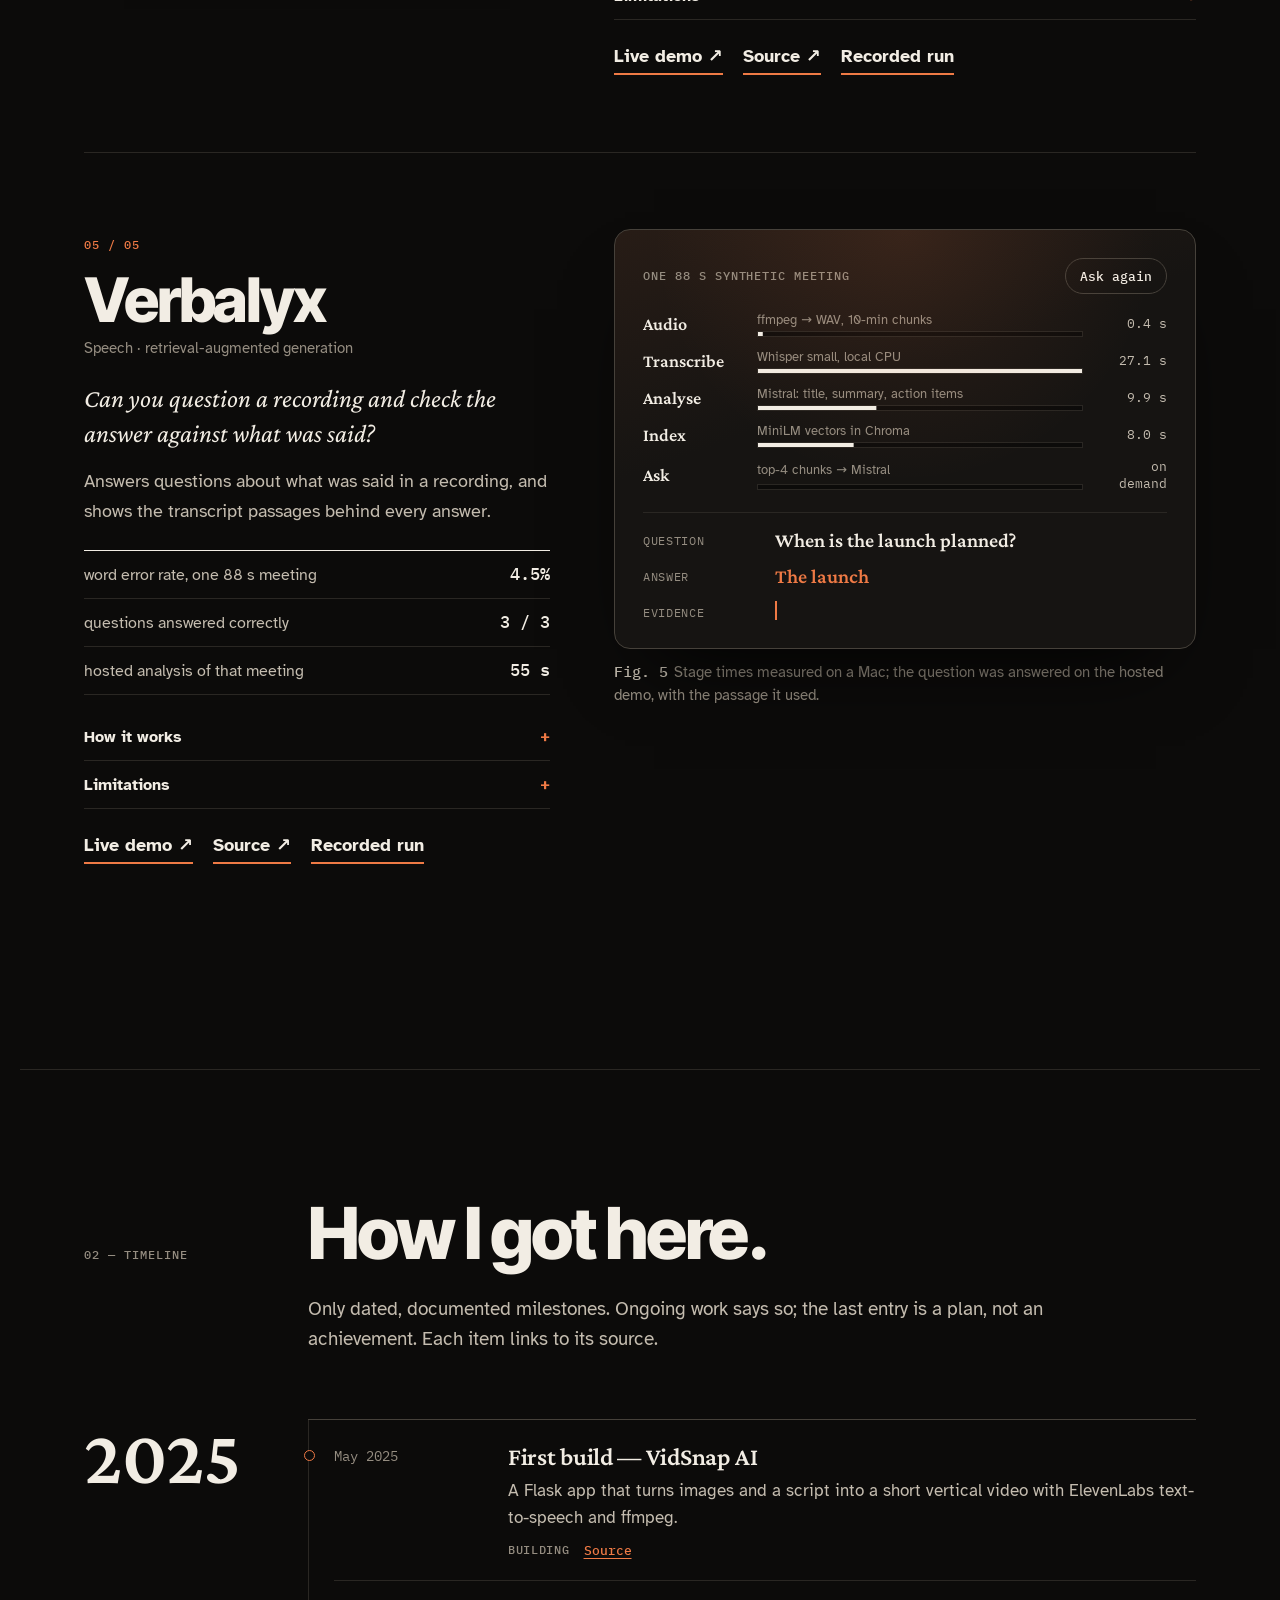
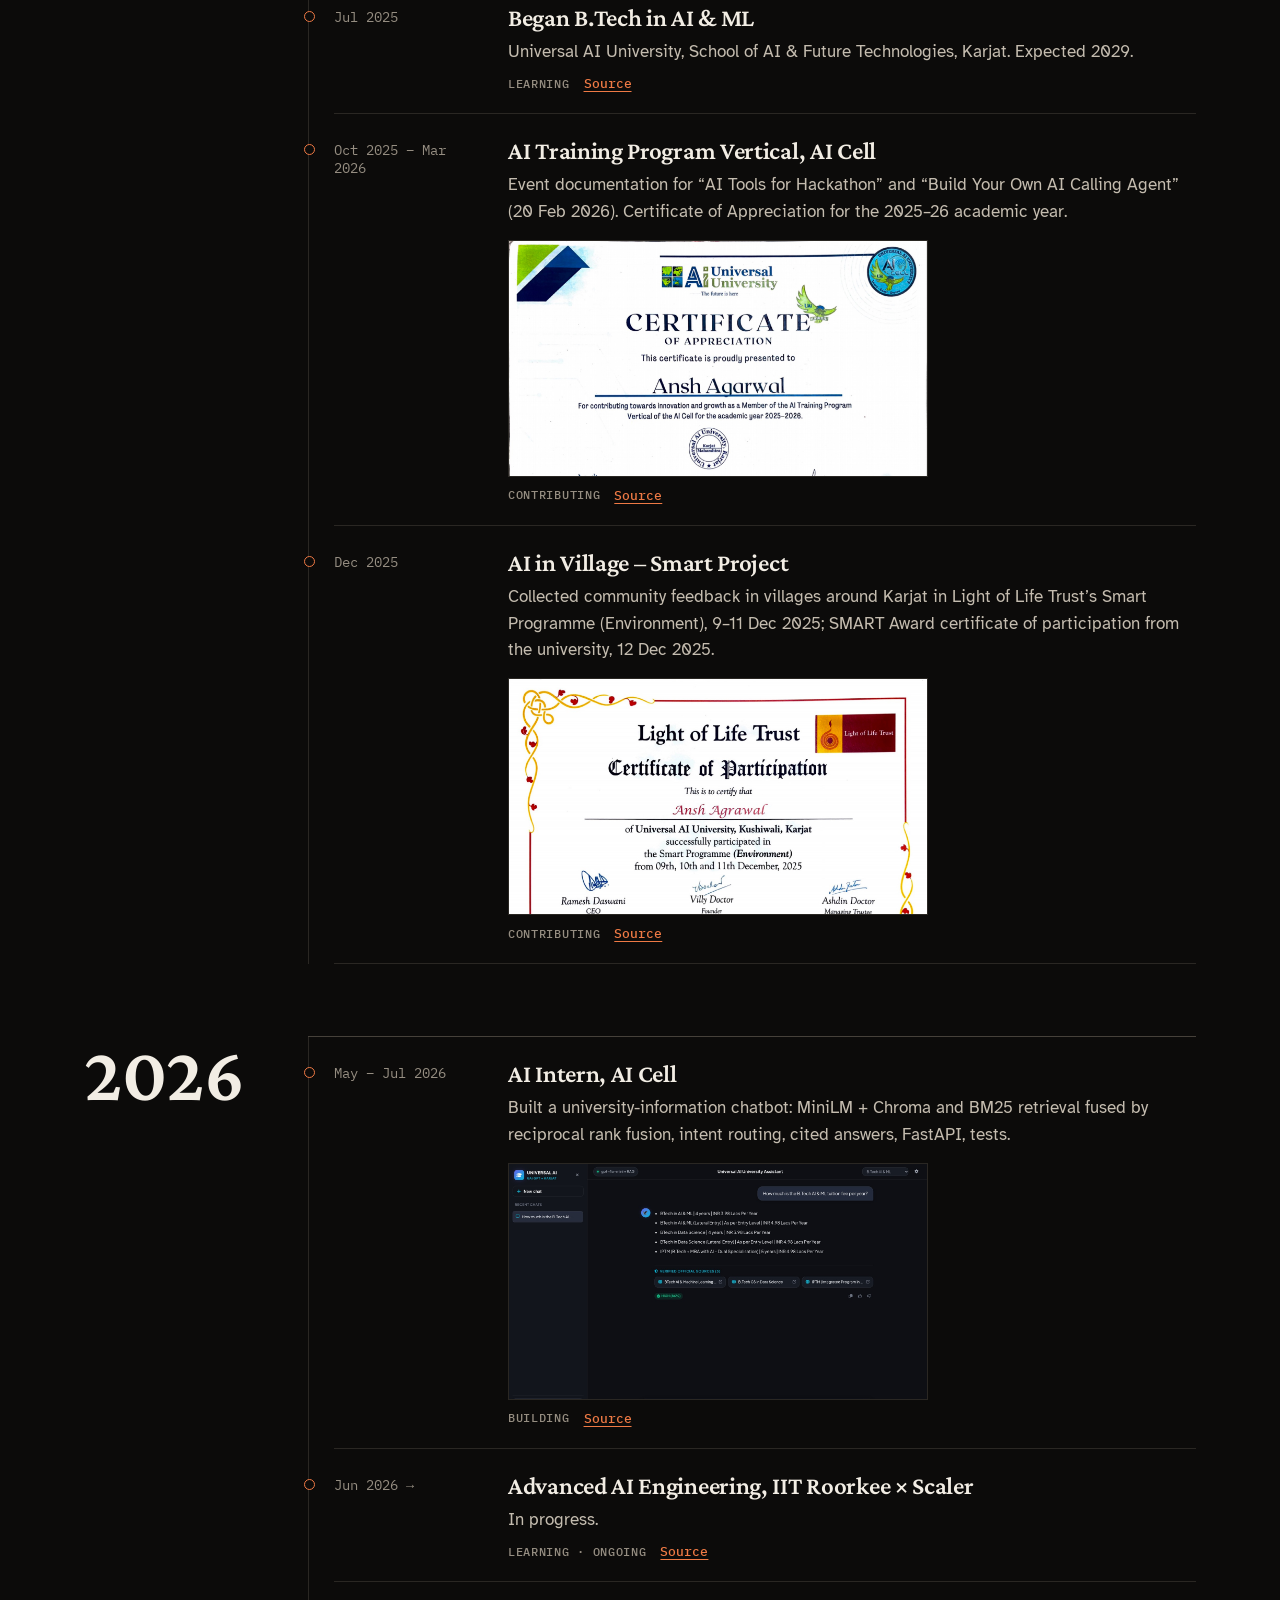
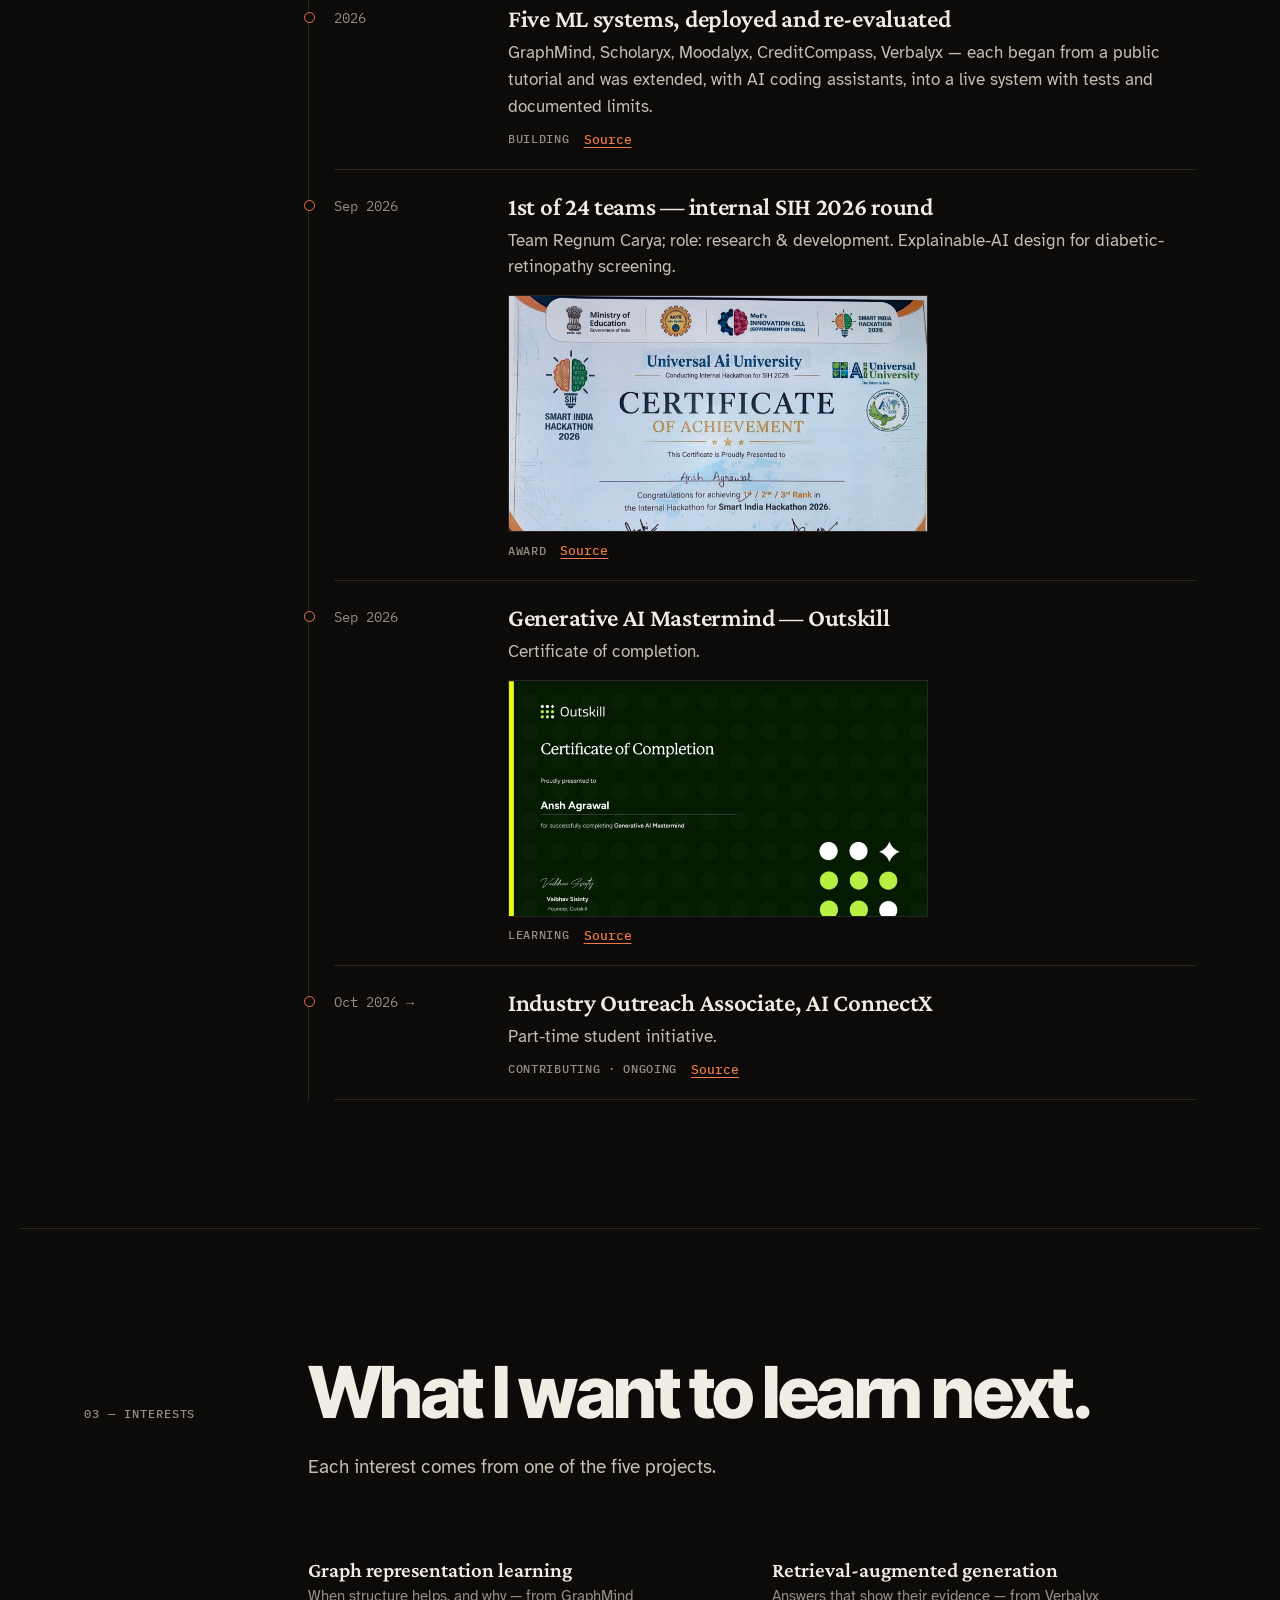
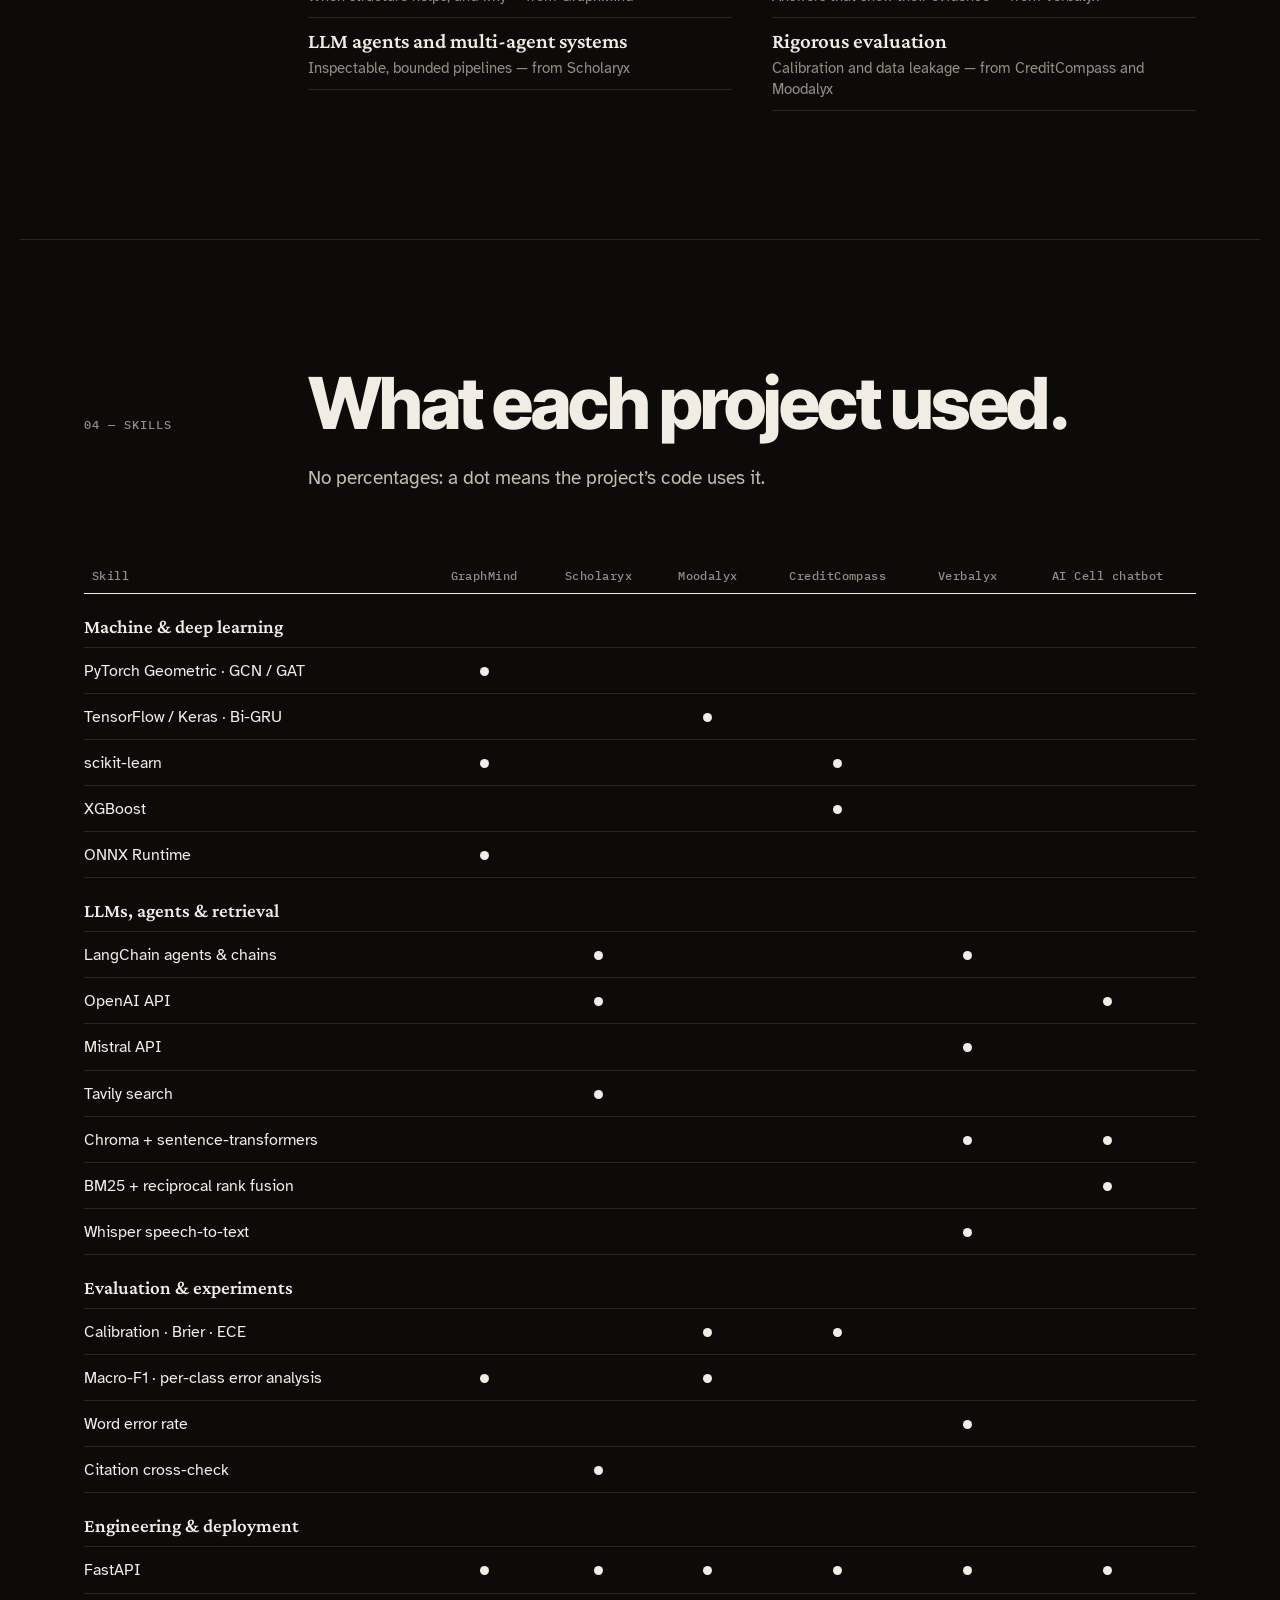
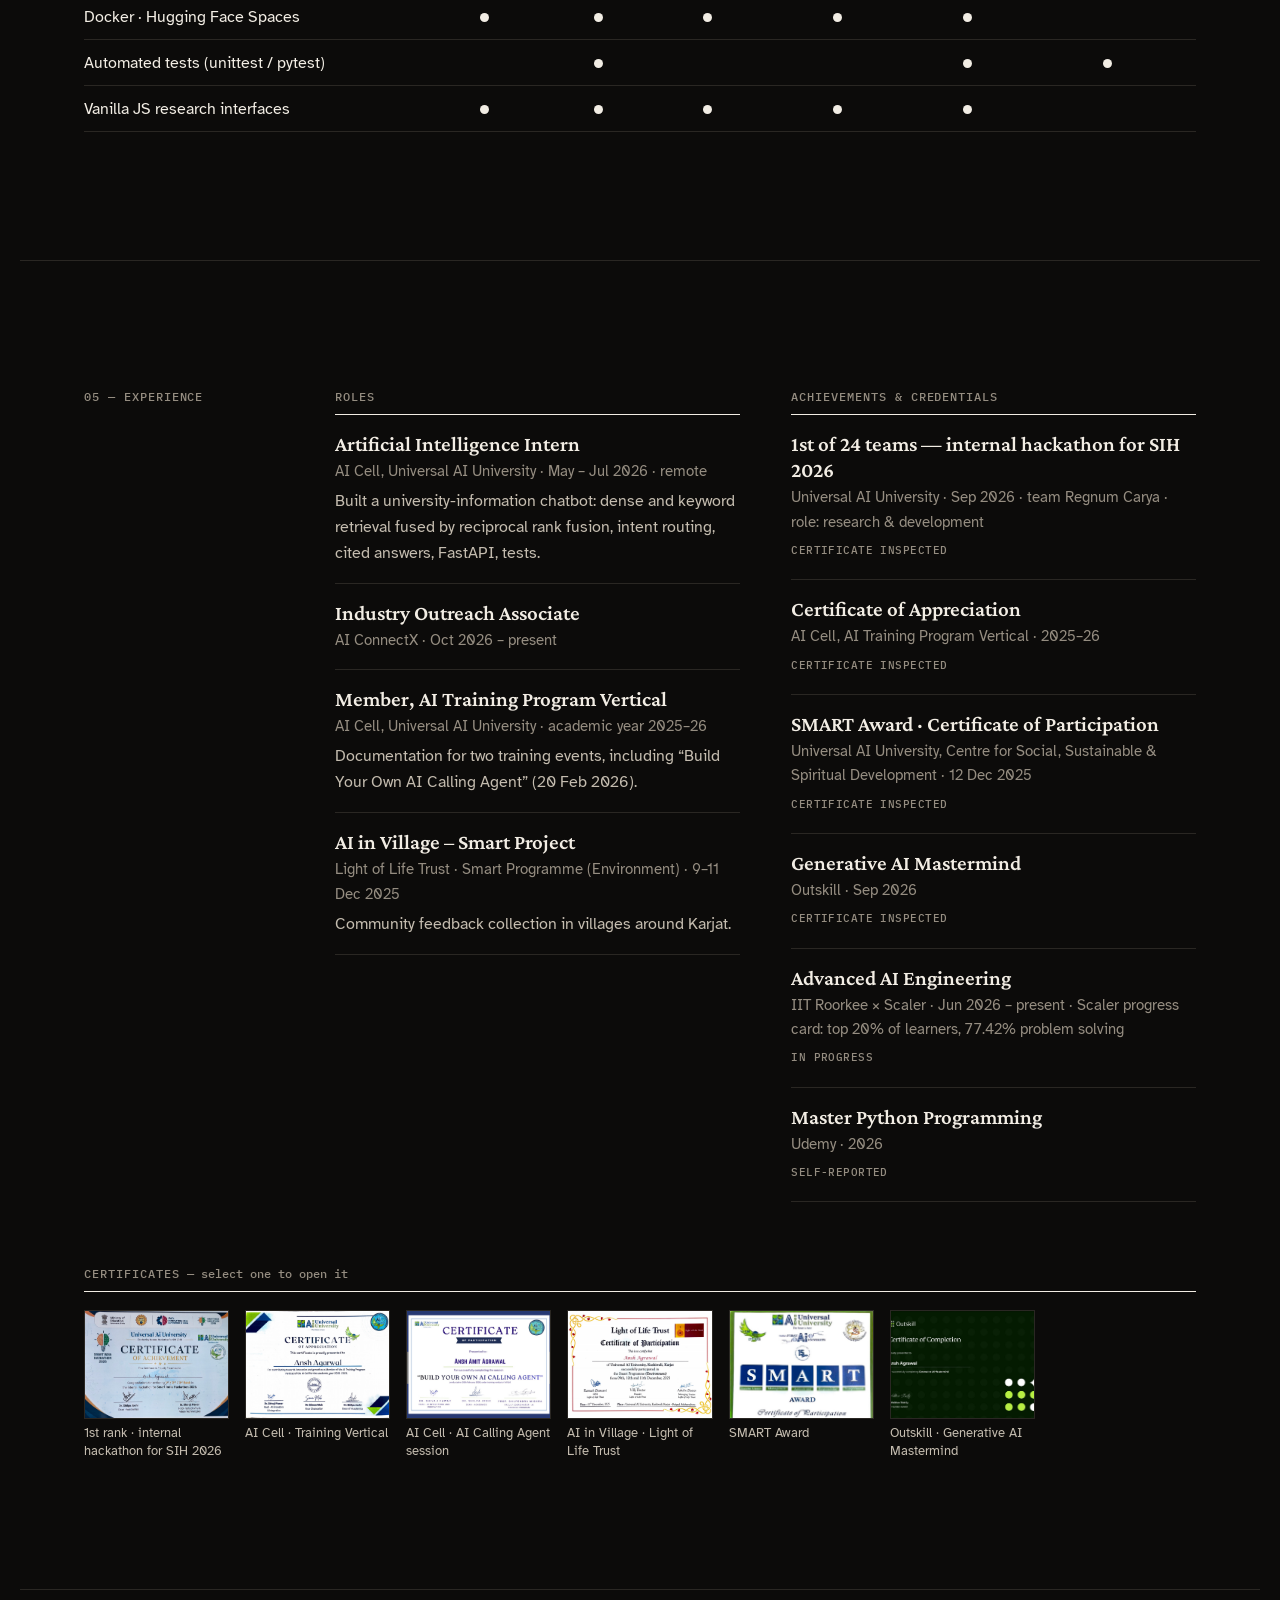
<file: projects/scholaryx.html>
<!doctype html>
<html lang="en"><head><meta charset="utf-8"><meta name="viewport" content="width=device-width, initial-scale=1">
<title>Ansh Agrawal</title><meta name="robots" content="noindex">
<meta http-equiv="refresh" content="0; url=/#p-scholaryx"><script>location.replace("/#p-scholaryx");</script></head>
<body><p><a href="/#p-scholaryx">Continue to the project</a></p></body></html>
</file>
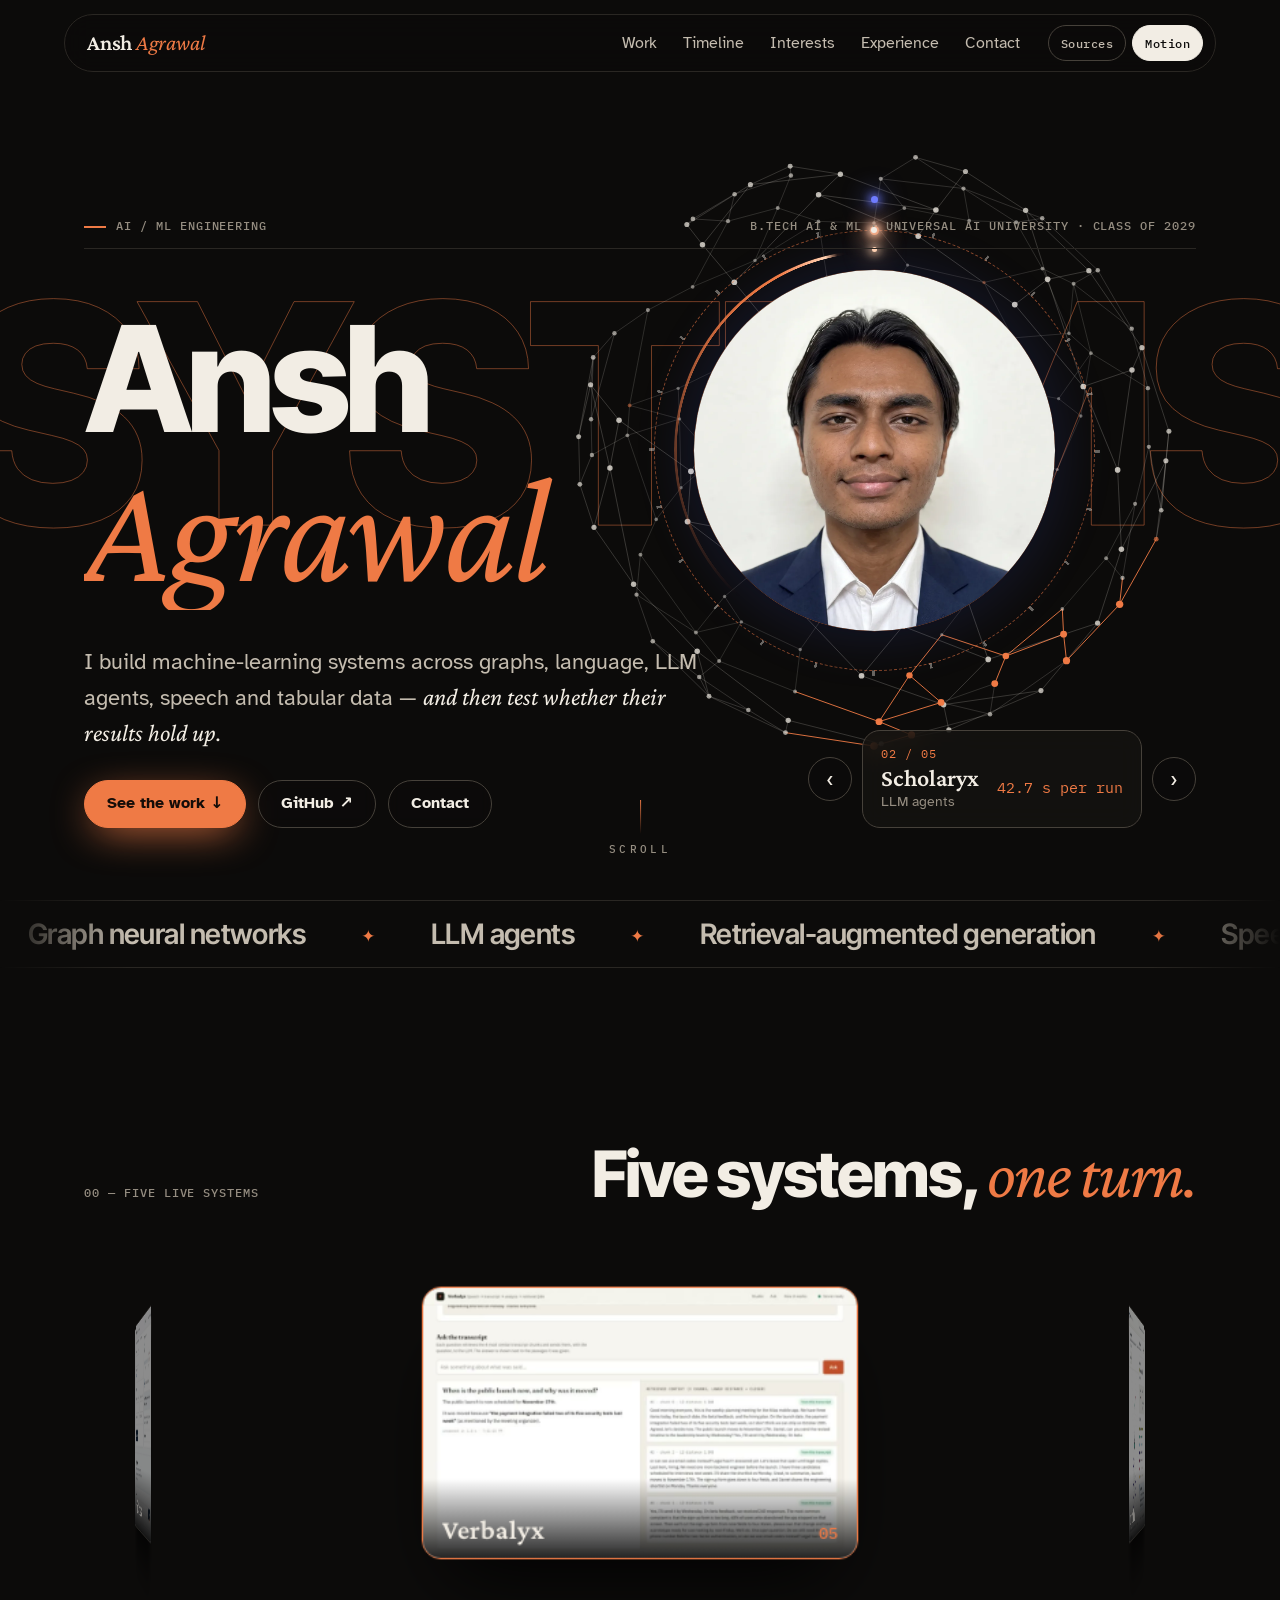
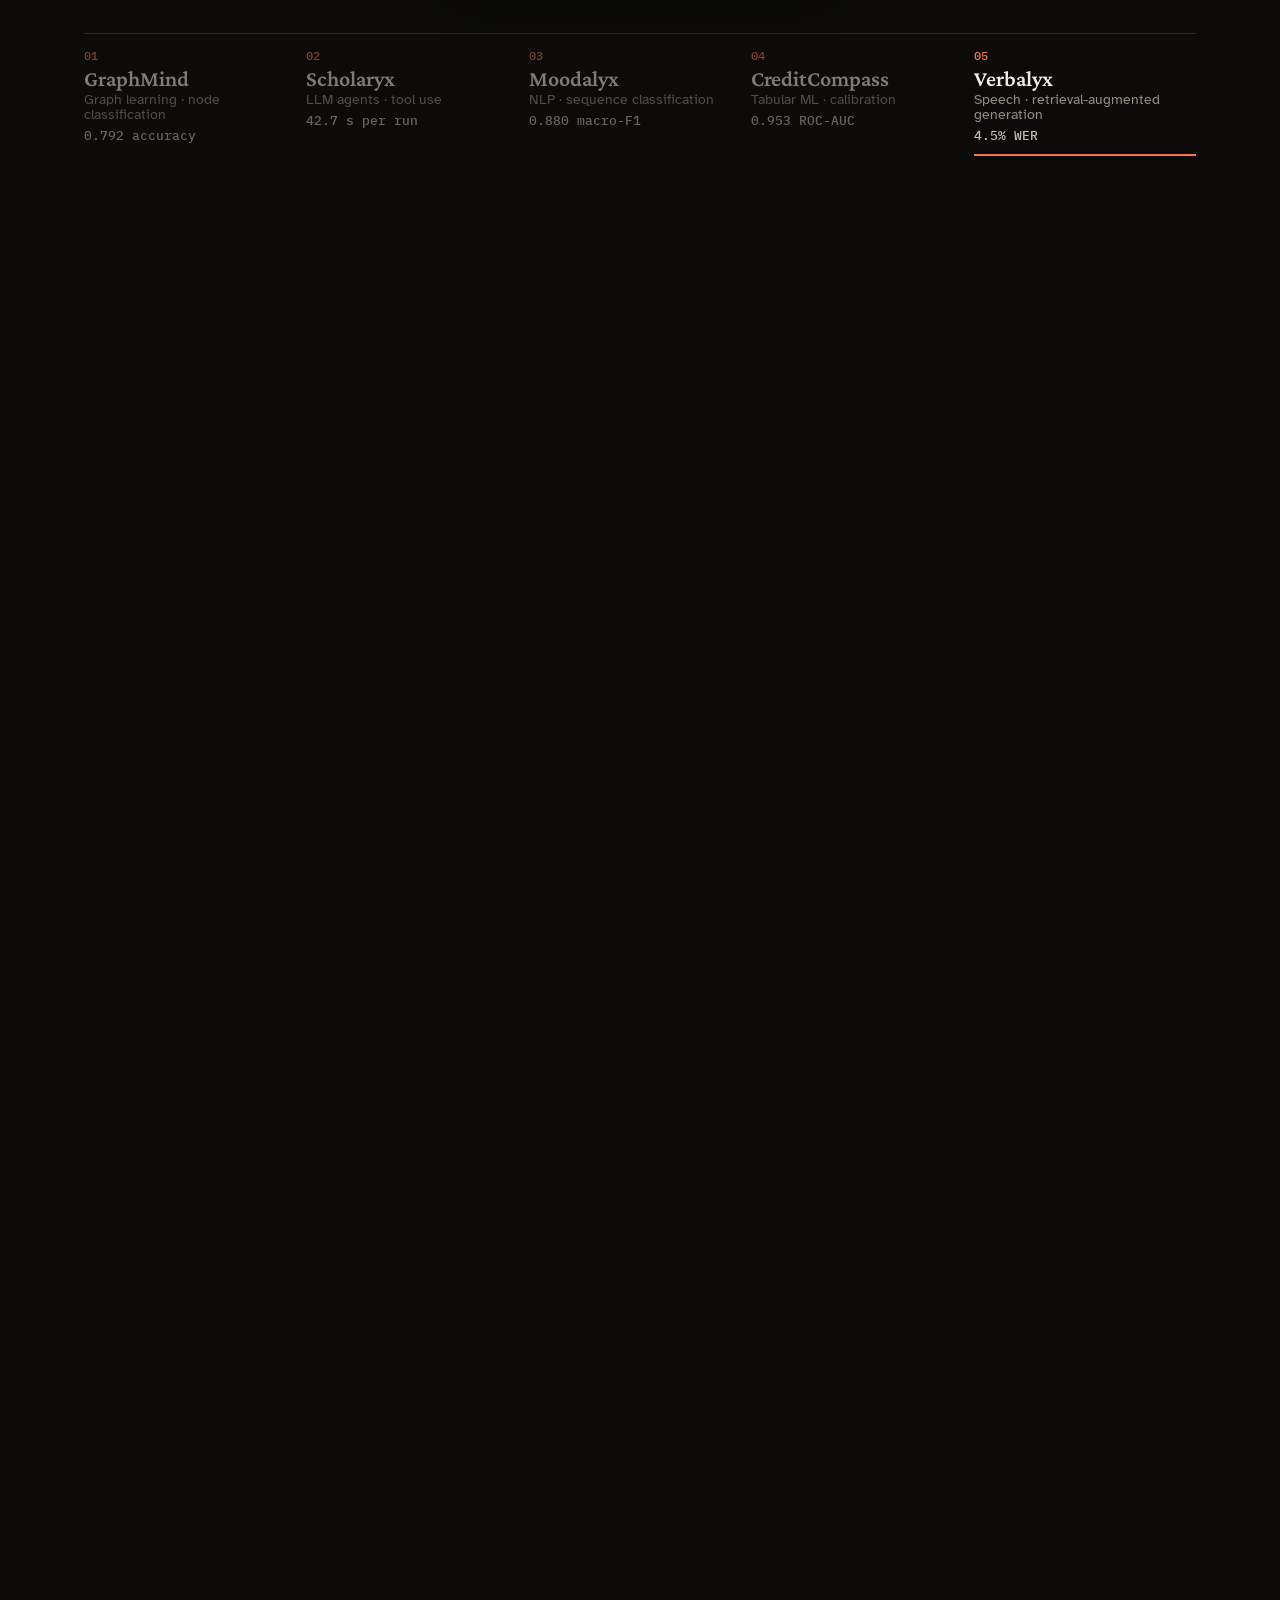
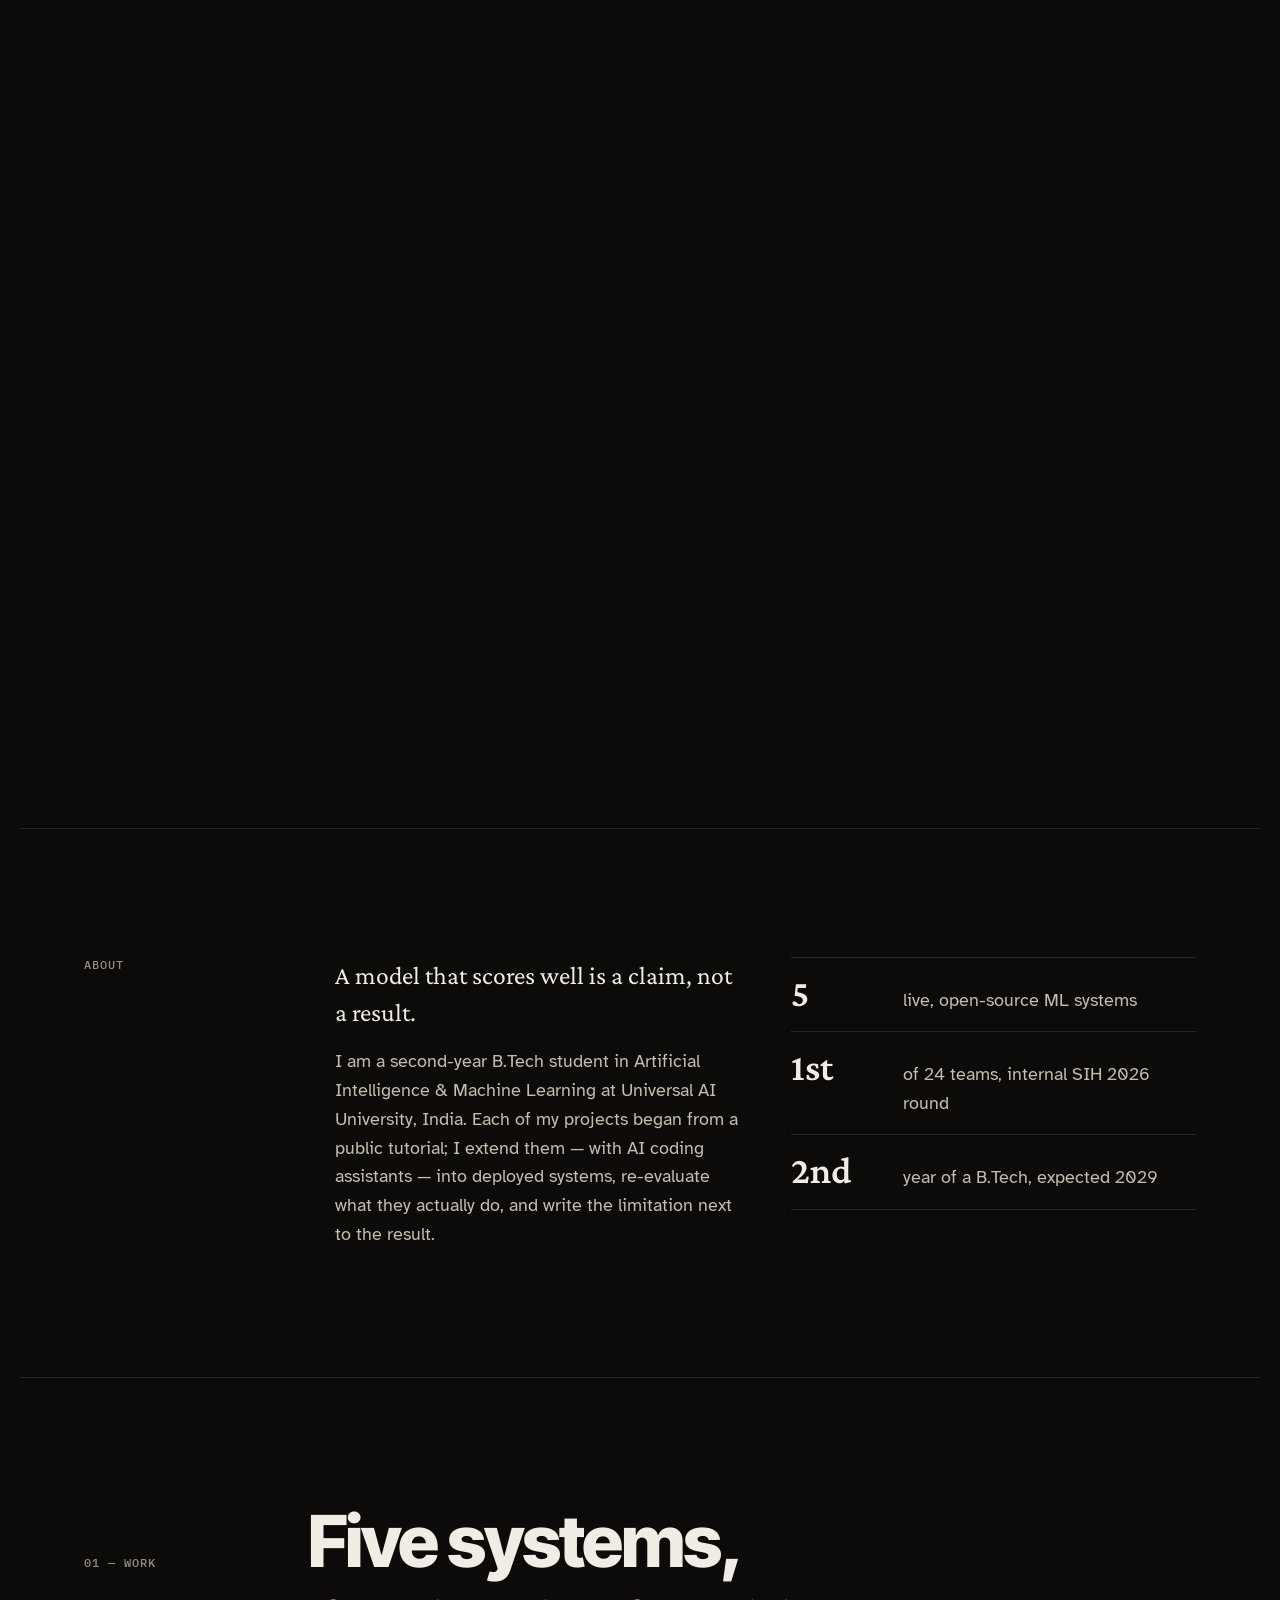
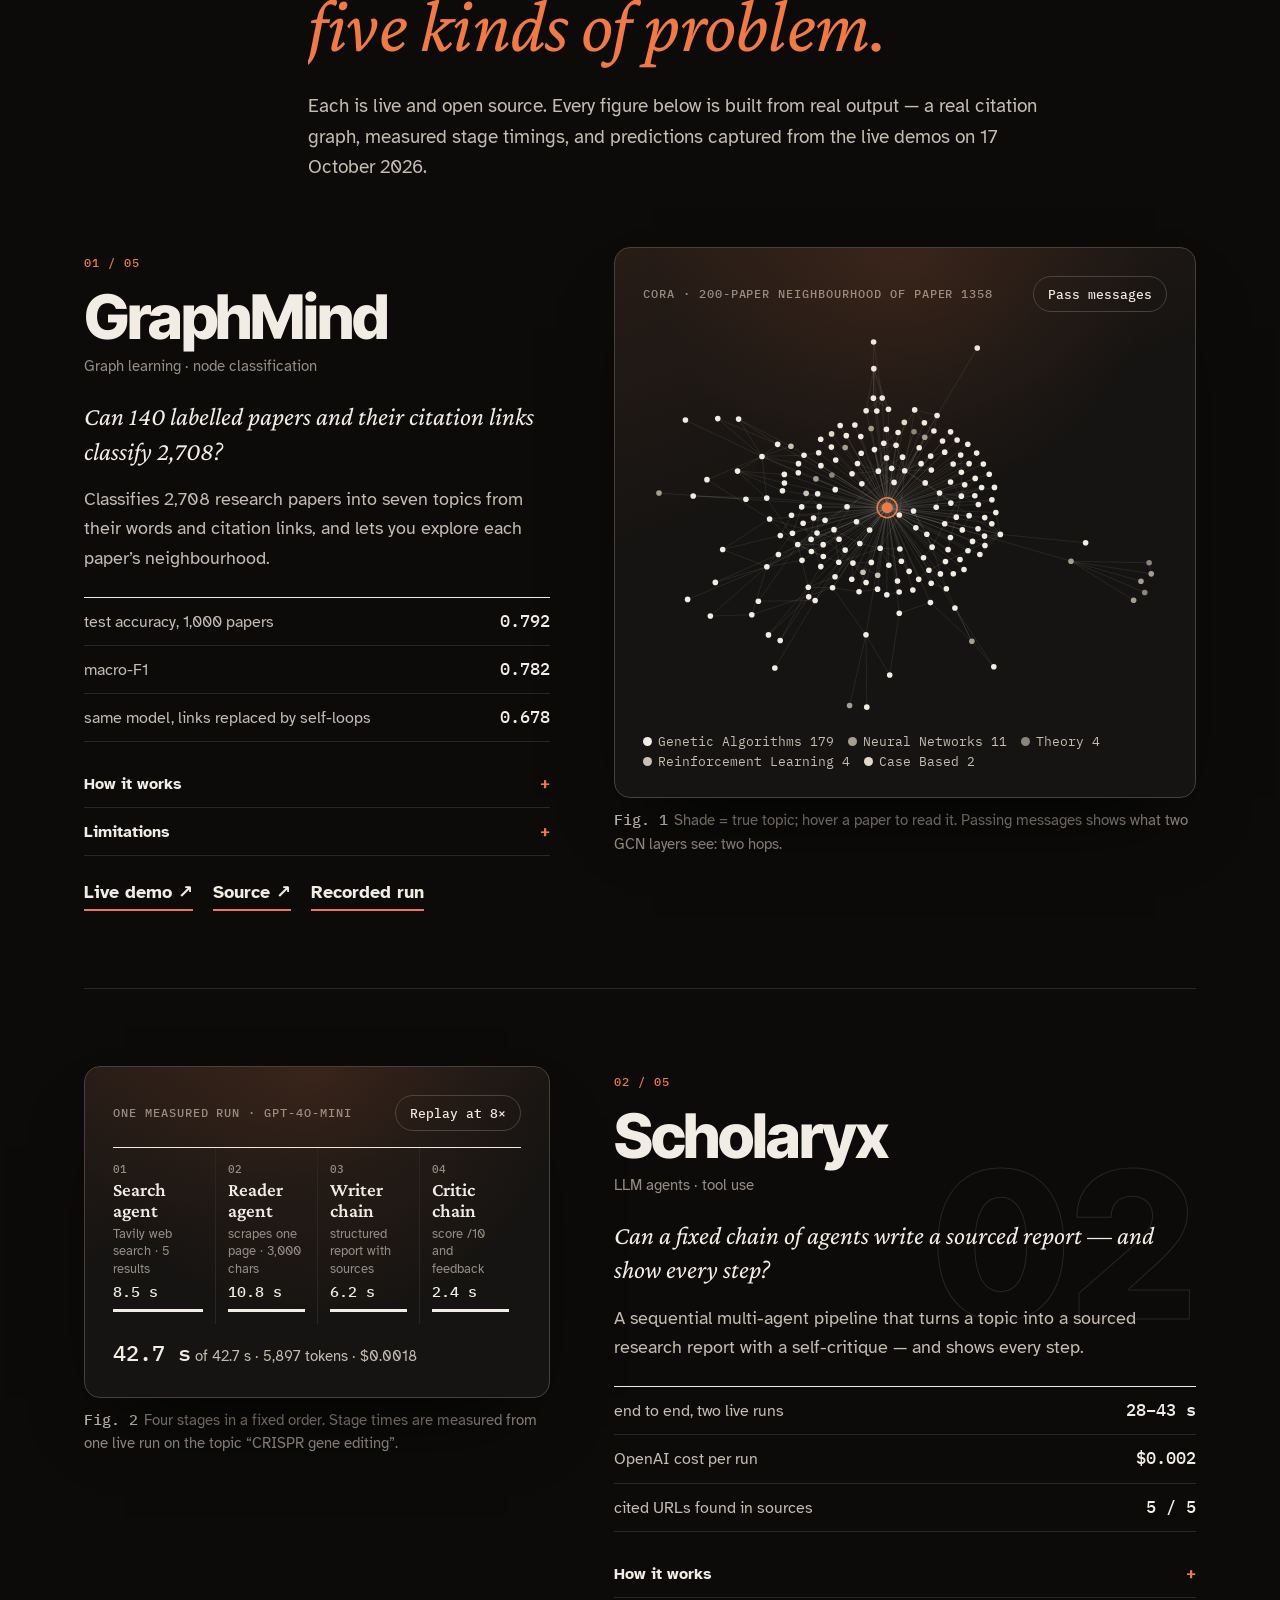
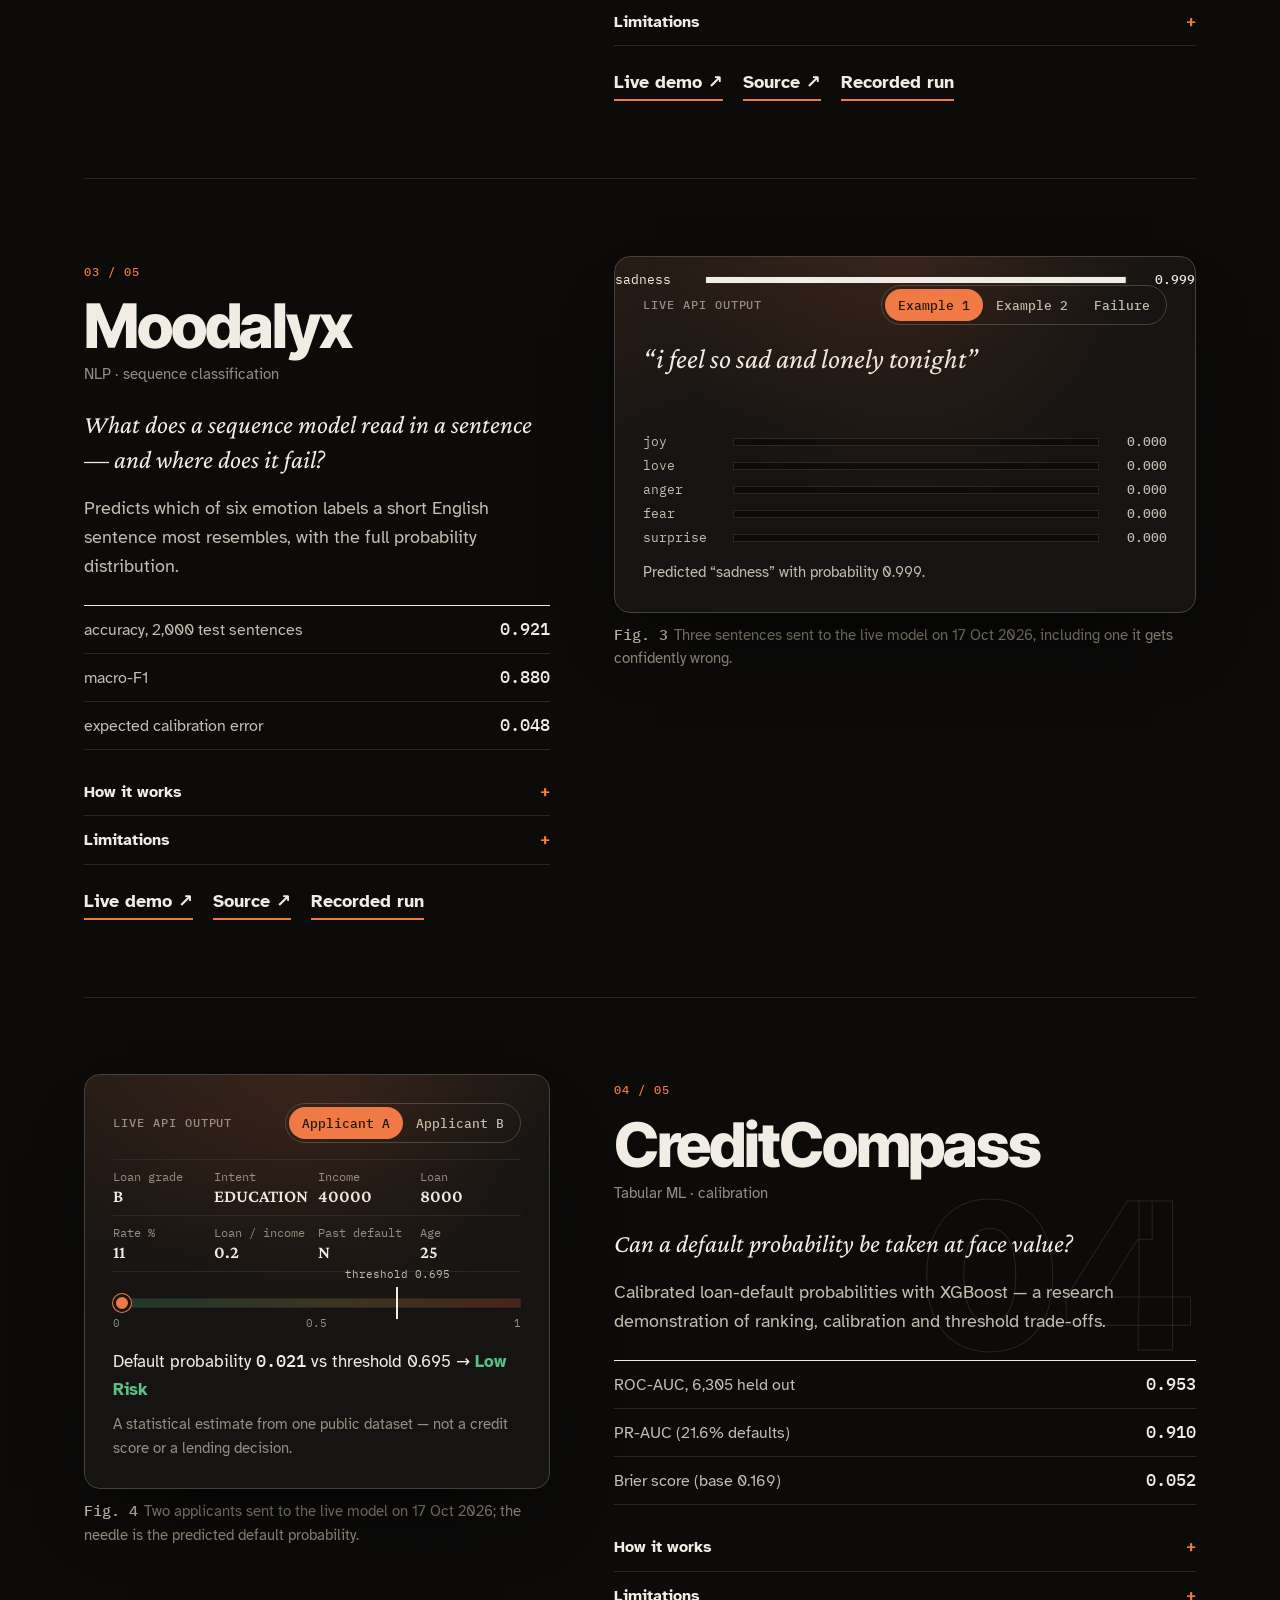
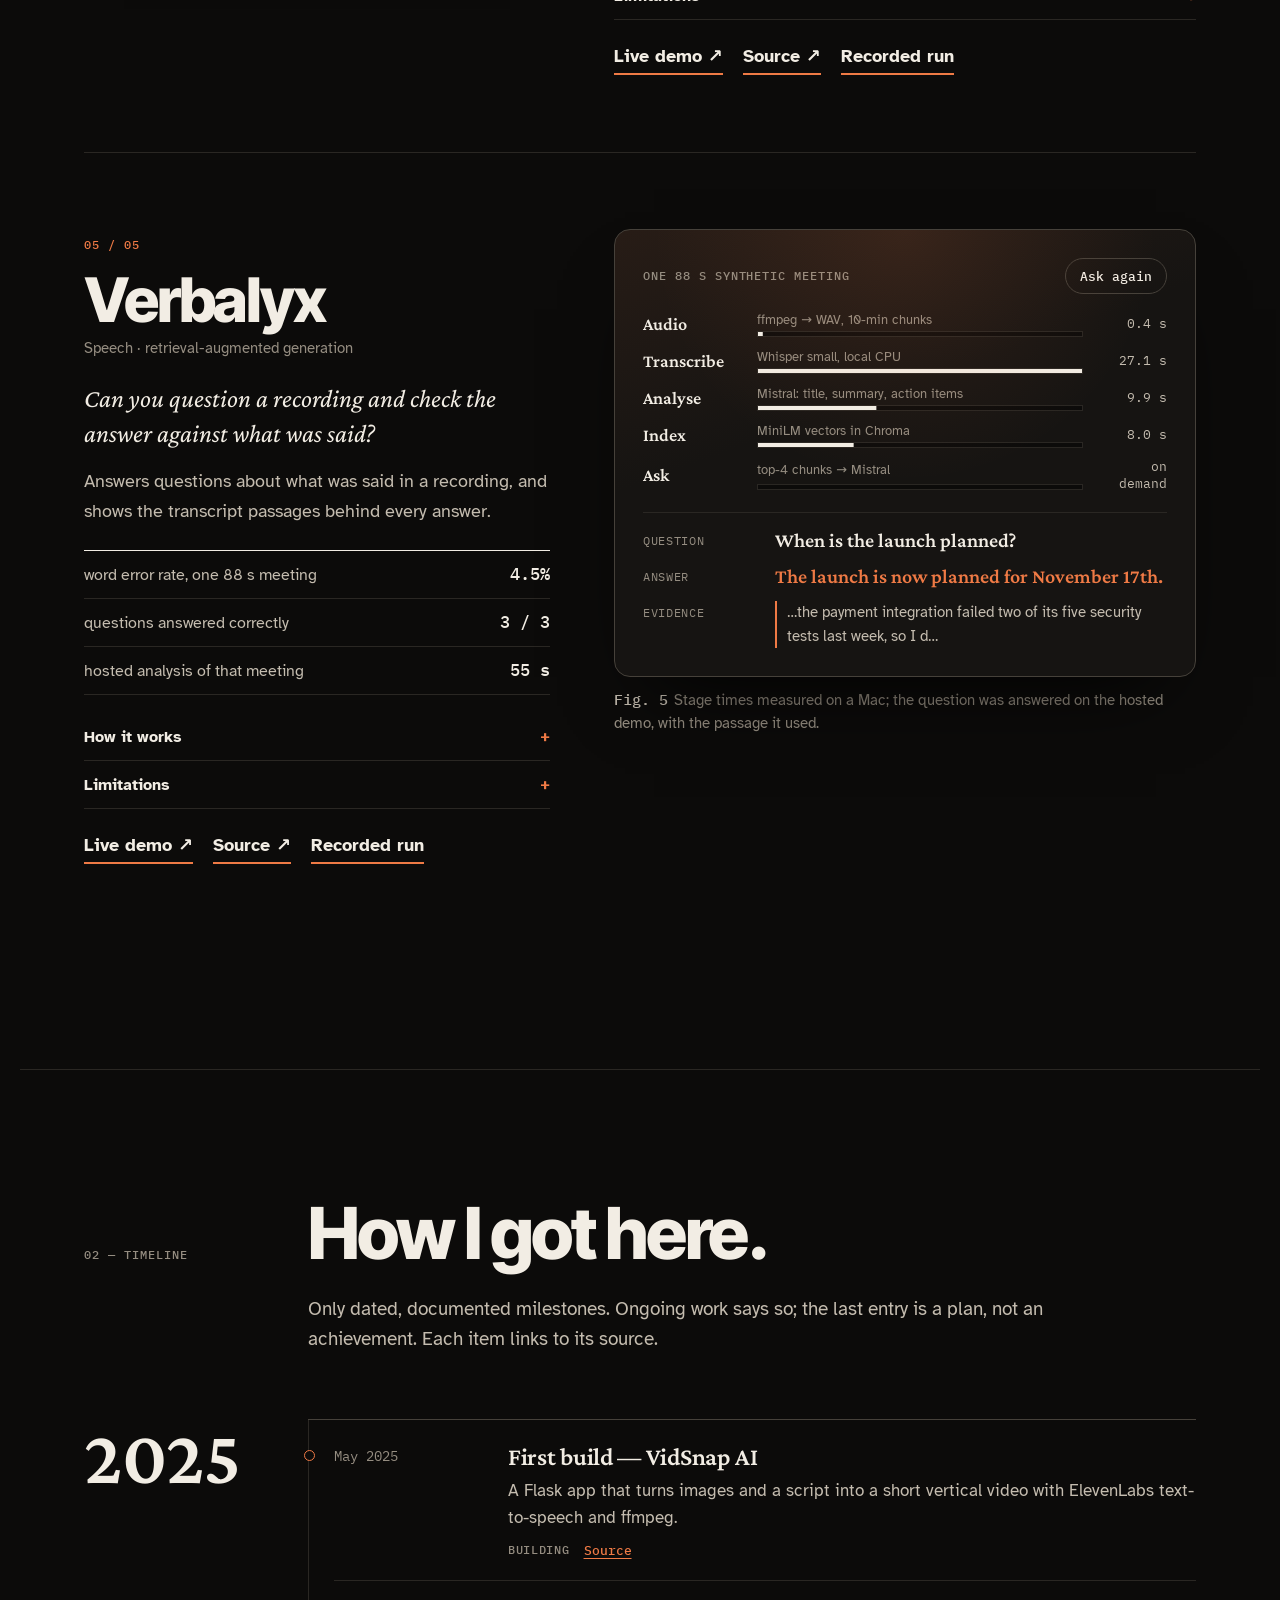
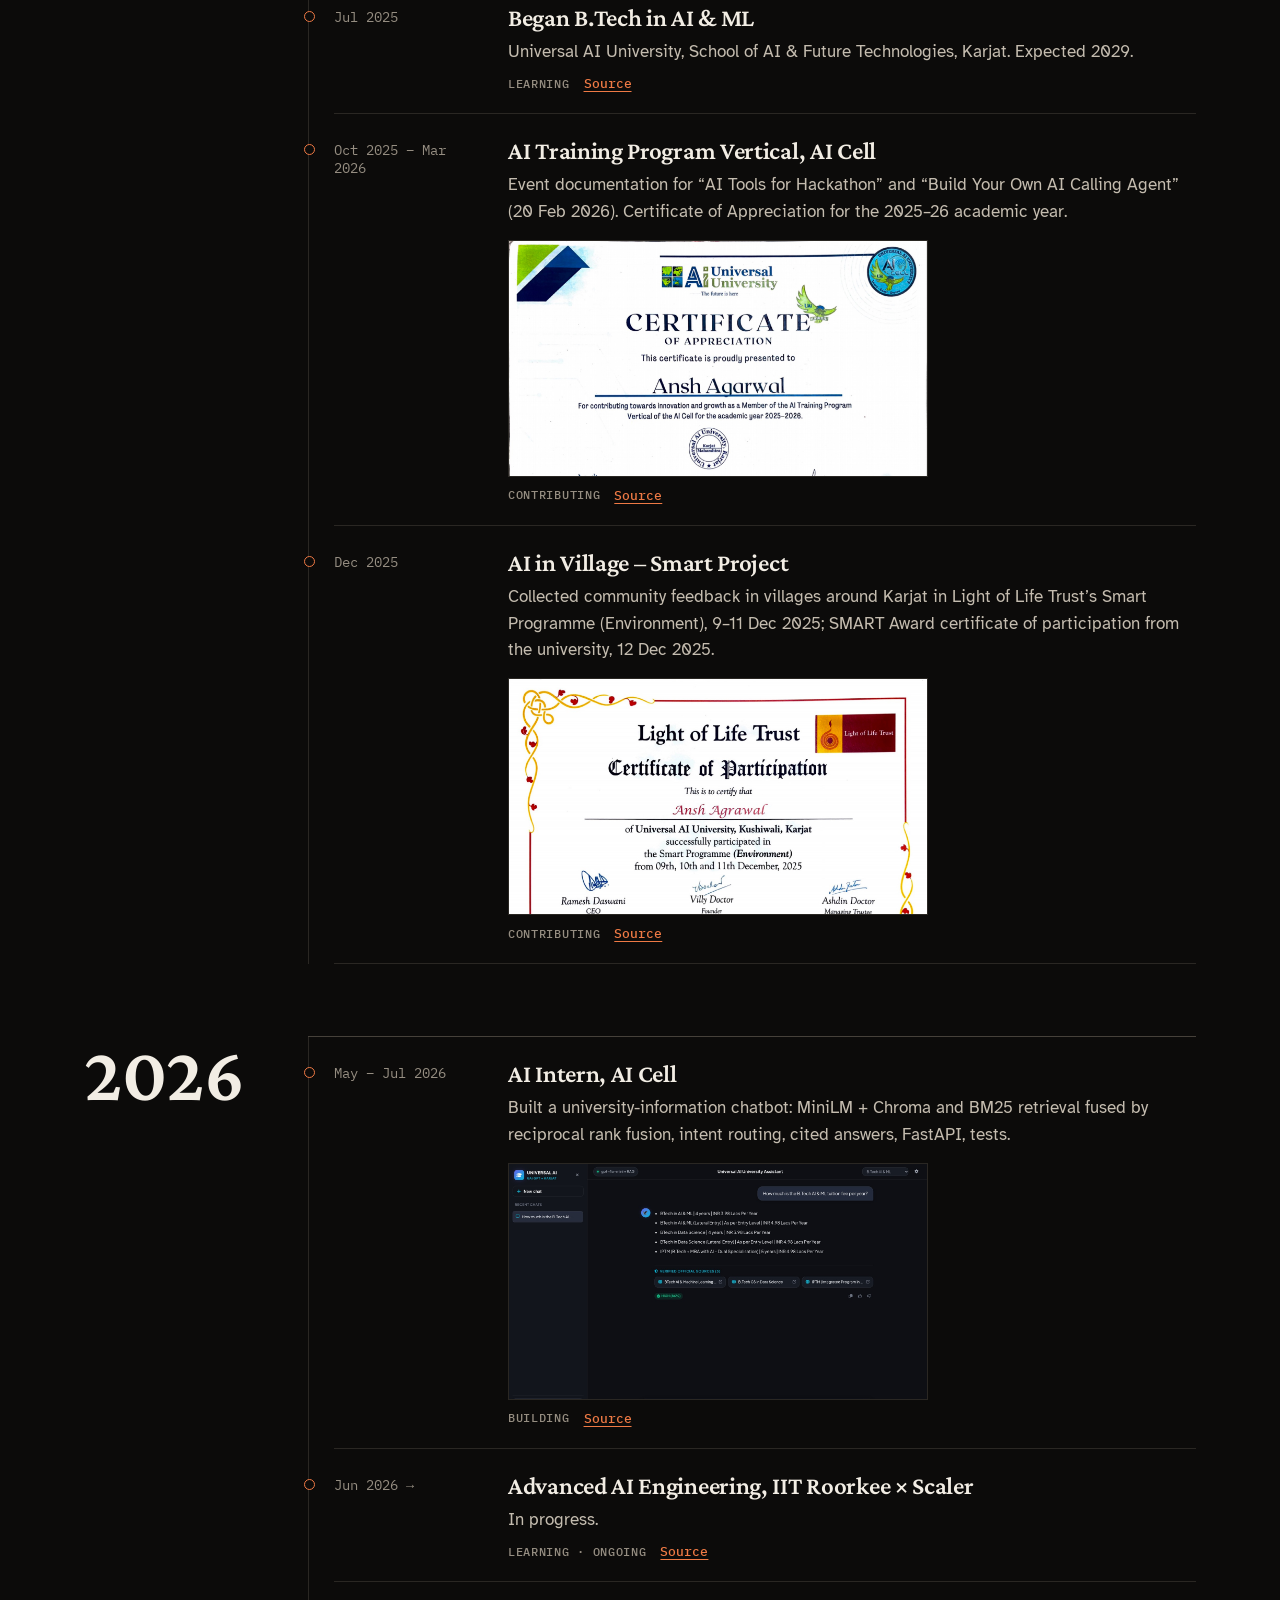
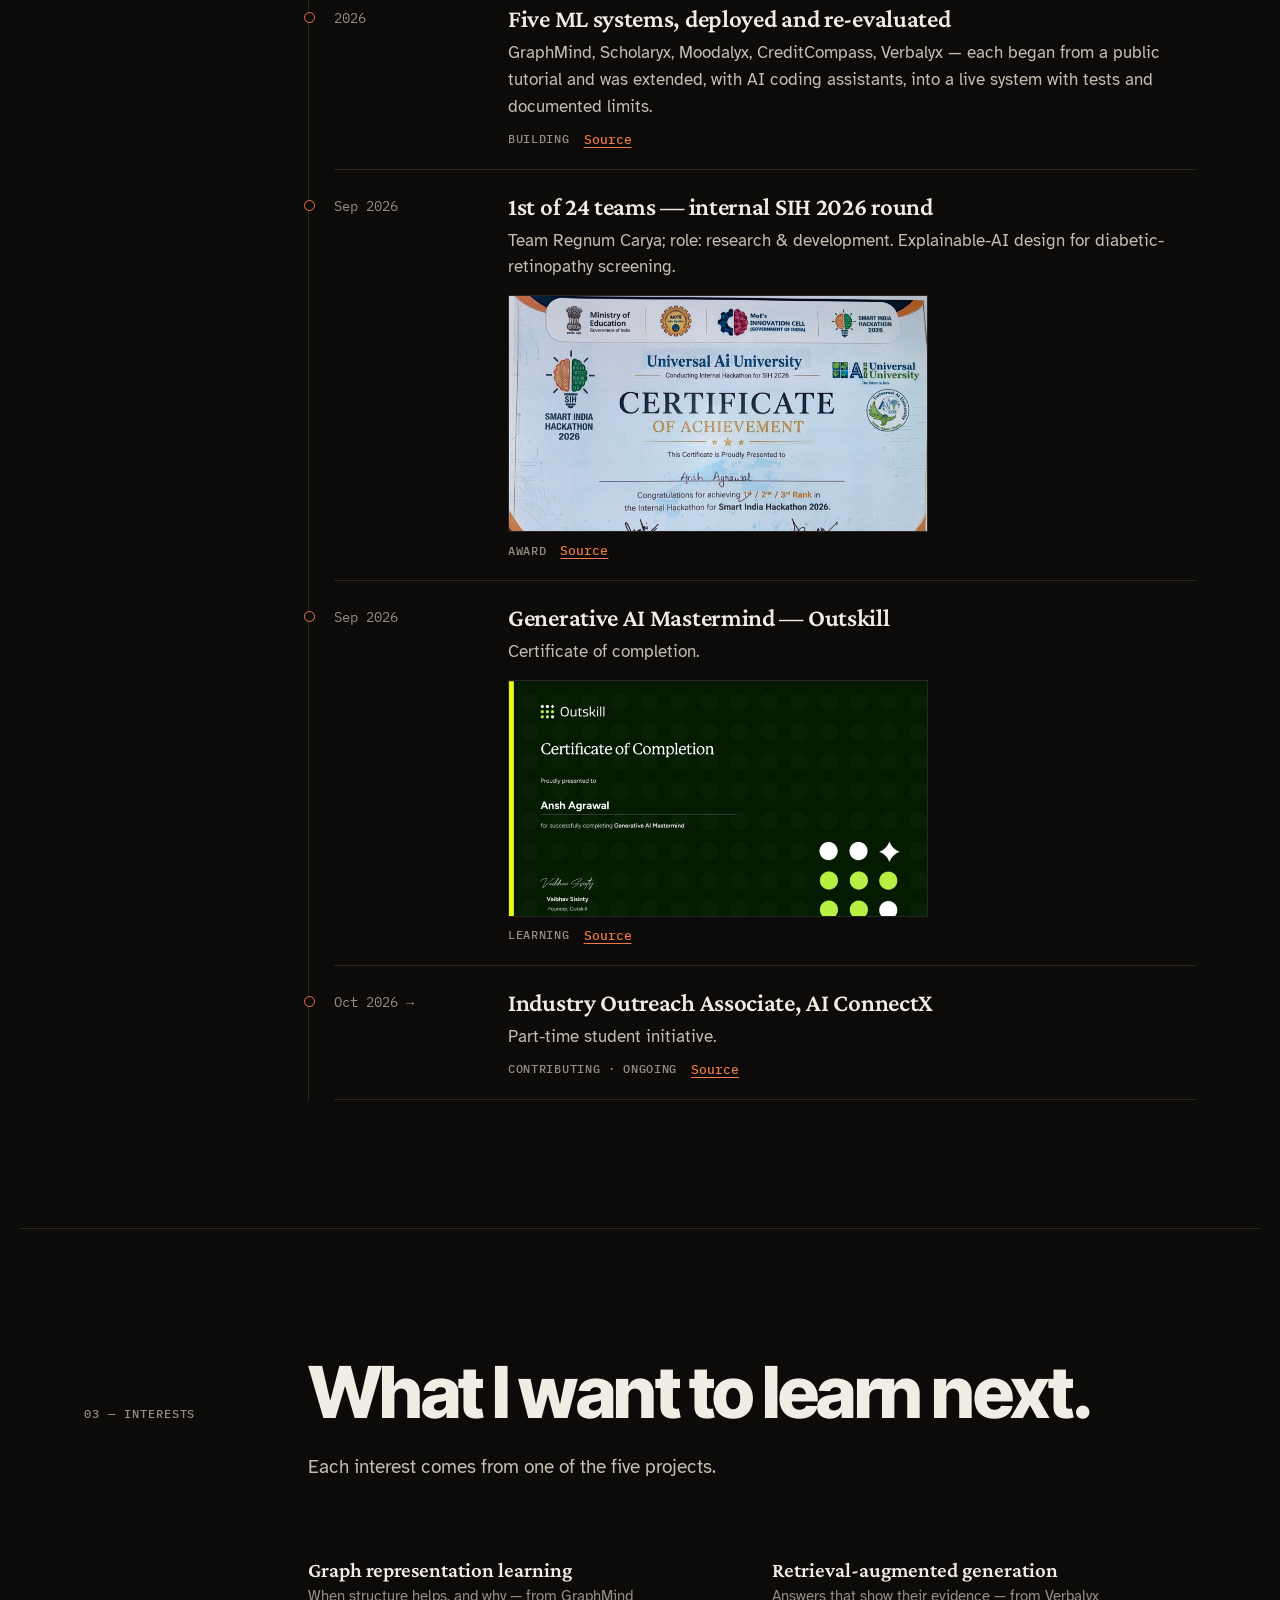
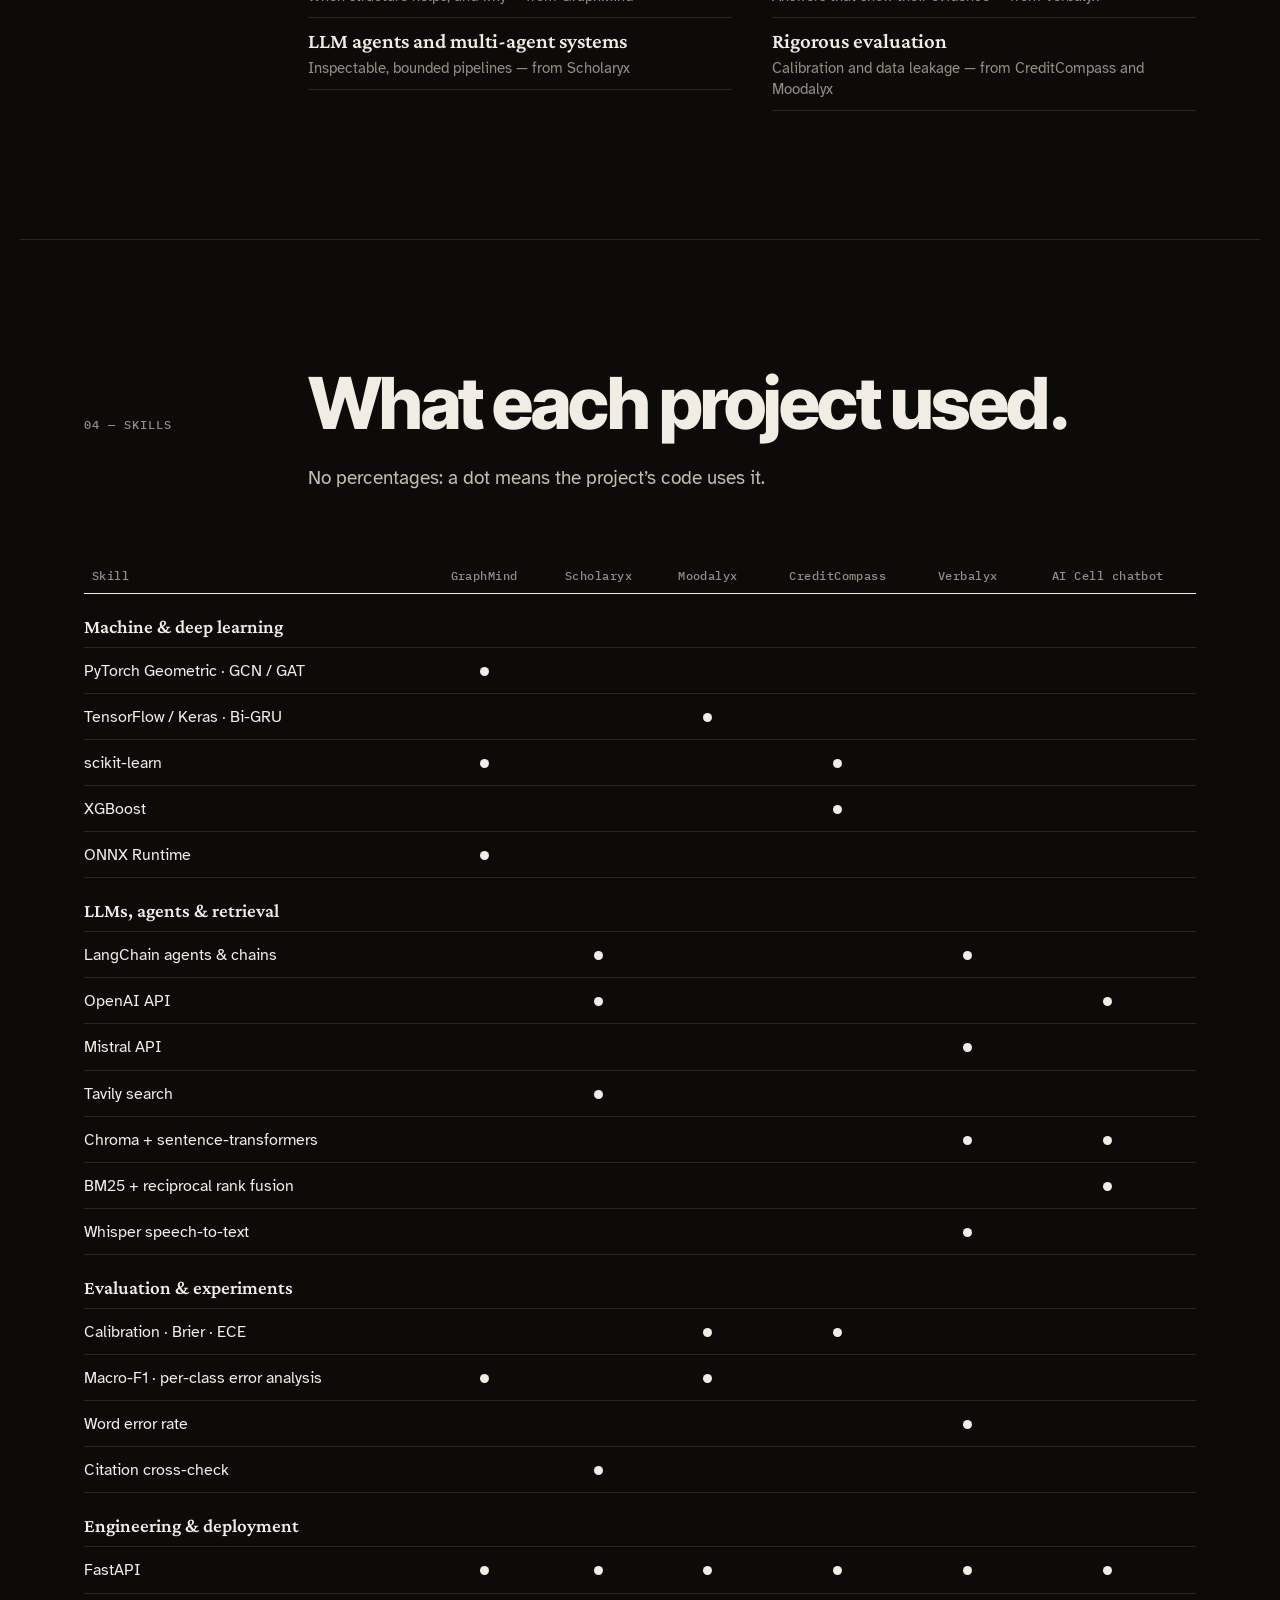
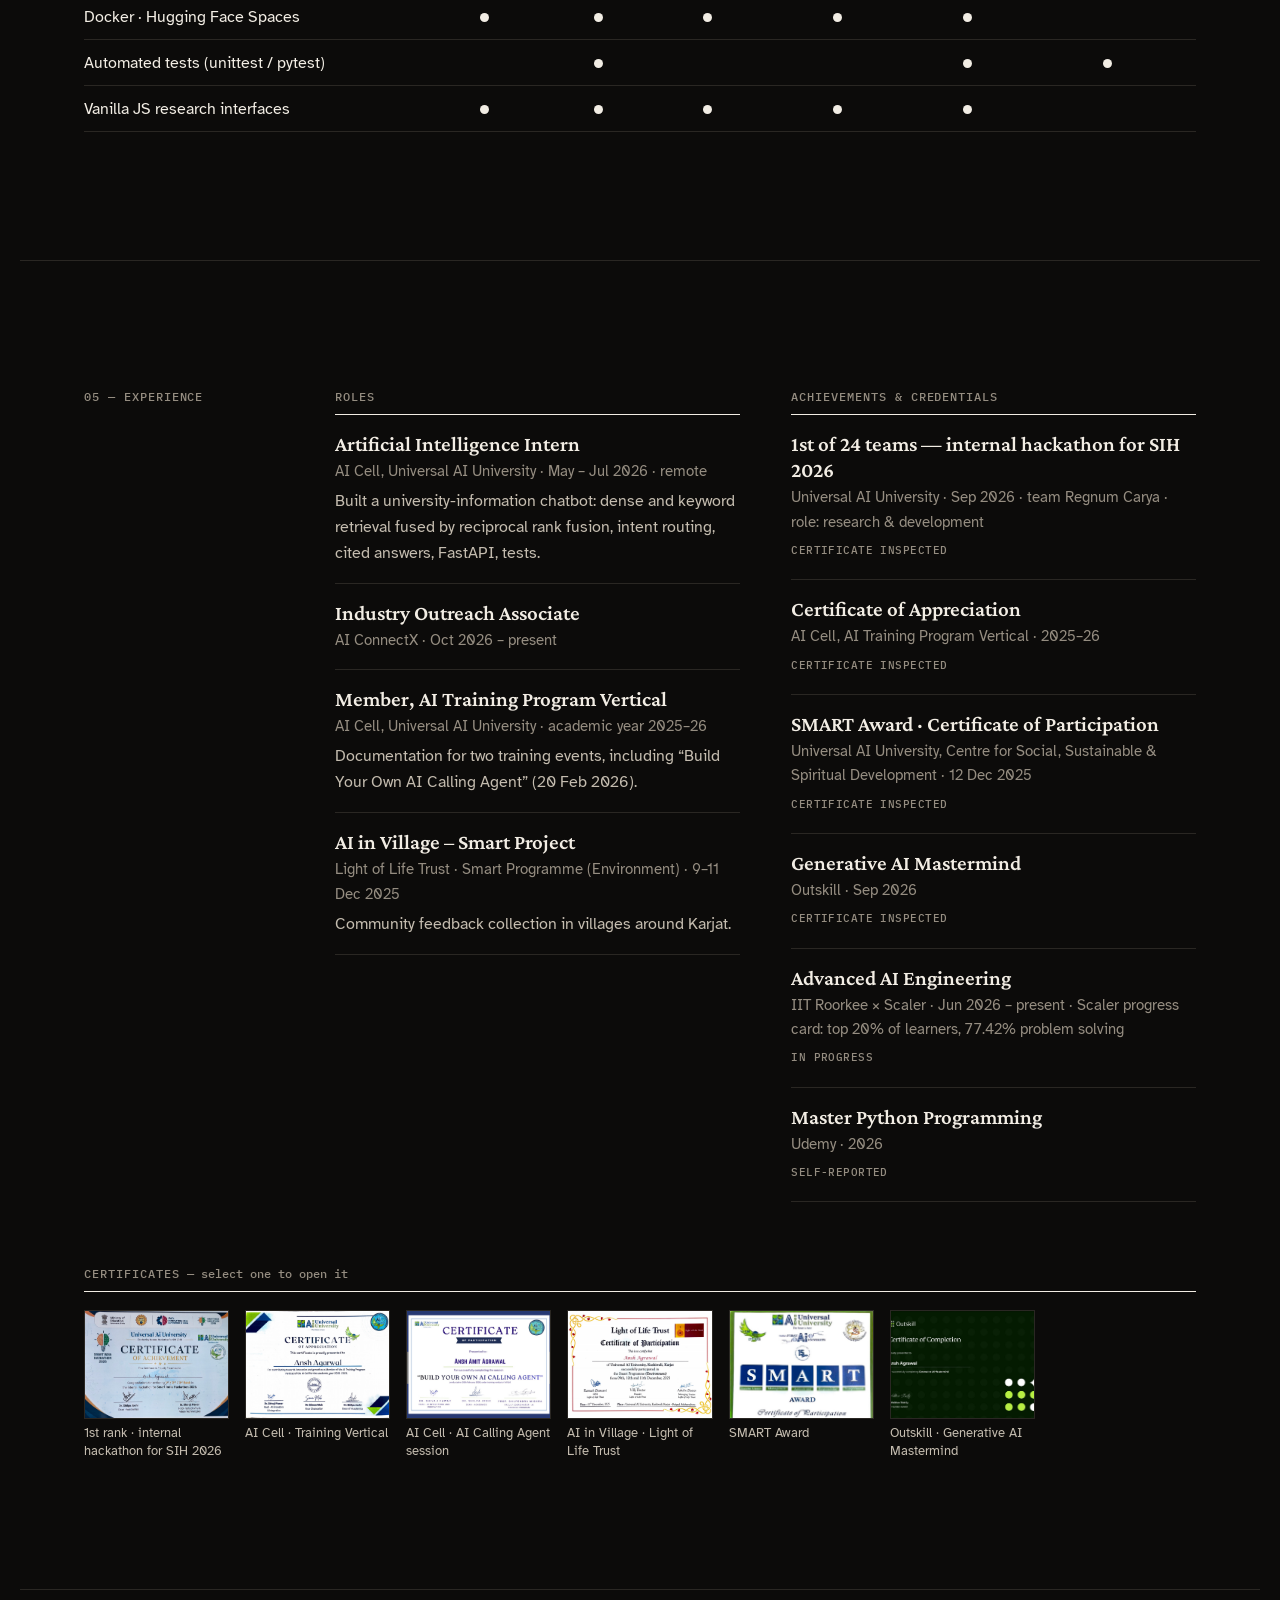
<file: projects/verbalyx.html>
<!doctype html>
<html lang="en"><head><meta charset="utf-8"><meta name="viewport" content="width=device-width, initial-scale=1">
<title>Ansh Agrawal</title><meta name="robots" content="noindex">
<meta http-equiv="refresh" content="0; url=/#p-verbalyx"><script>location.replace("/#p-verbalyx");</script></head>
<body><p><a href="/#p-verbalyx">Continue to the project</a></p></body></html>
</file>
<file: vendor/lenis-1.3.27.css>
html.lenis,
html.lenis body {
  height: auto;
}

.lenis:not(.lenis-autoToggle).lenis-stopped {
  overflow: clip;
}

.lenis [data-lenis-prevent],
.lenis [data-lenis-prevent-wheel],
.lenis [data-lenis-prevent-touch],
.lenis [data-lenis-prevent-vertical],
.lenis [data-lenis-prevent-horizontal] {
  overscroll-behavior: contain;
}

.lenis.lenis-smooth iframe {
  pointer-events: none;
}

.lenis.lenis-autoToggle {
  transition-property: overflow;
  transition-duration: 1ms;
  transition-behavior: allow-discrete;
}
</file>
<file: css/journal.css>
/* ANSH AGRAWAL — "Research journal" theme.
   UI UX Pro Max: academic/scholarly pairing (Crimson Pro display · Atkinson Hyperlegible text), neutral ground,
   minimal accent, 4.5:1+ contrast, 150–300 ms feedback, reduced motion respected.
   Roles: Crimson Pro = names, headings, quotes · Atkinson = everything you read · Plex Mono = numbers, figure labels. */
@font-face { font-family: "Plex Mono"; src: url(../assets/fonts/ibm-plex-mono-400.woff2) format("woff2"); font-weight: 400; font-display: swap; }
@font-face { font-family: "Plex Mono"; src: url(../assets/fonts/ibm-plex-mono-500.woff2) format("woff2"); font-weight: 500; font-display: swap; }

:root {
  /* v7 "cinema": dark ground, warm ink, one ember accent (reels: cinematic hero · grid paper · 3D scroll) */
  --paper: #0c0b0a;      /* ground */
  --sheet: #161412;      /* figure surfaces */
  --ink: #f2ede4;        /* text  — 16.9:1 on ground */
  --ink-2: #c4bcaf;      /* secondary — 10.5:1 */
  --ink-3: #958d81;      /* captions — 5.9:1 */
  --rule: #2a2723;
  --rule-2: #46413a;
  --accent: #ef7a45;     /* ember — 6.9:1 on ground; the only brand colour */
  --accent-soft: #3a2117;
  --ok: #5cbf86; --info: #6ea8dc; --warn: #e0a54a; --bad: #f0715a;   /* evidence + model outputs only */
  --display: "Inter Tight", "Atkinson Hyperlegible", system-ui, sans-serif;
  --serif: "Crimson Pro", Georgia, "Times New Roman", serif;
  --sans: "Atkinson Hyperlegible", system-ui, -apple-system, "Segoe UI", sans-serif;
  --mono: "Plex Mono", ui-monospace, "SF Mono", Menlo, monospace;
  --gut: clamp(20px, 5vw, 72px);
  --max: 1240px;
  --ease: cubic-bezier(.22,1,.36,1);
  --t-fast: .2s; --t-base: .6s; --t-head: .9s;
  color-scheme: dark;
}
* { box-sizing: border-box; }
html { background: var(--paper); }
body { margin: 0; background: var(--paper); color: var(--ink); font: 400 18px/1.62 var(--sans); -webkit-font-smoothing: antialiased; text-rendering: optimizeLegibility; overflow-x: clip; }
img, svg, canvas, video { display: block; max-width: 100%; }
img { height: auto; }
a { color: inherit; text-decoration-color: var(--rule-2); text-underline-offset: 3px; }
a:hover { text-decoration-color: var(--accent); }
button { font: inherit; color: inherit; }
::selection { background: var(--accent); color: #0c0b0a; }
:focus-visible { outline: 2px solid var(--accent); outline-offset: 3px; border-radius: 3px; }
.sr-only { position: absolute; width: 1px; height: 1px; overflow: hidden; clip: rect(0 0 0 0); white-space: nowrap; }
.skip { position: fixed; left: 16px; top: -60px; z-index: 50; padding: 10px 14px; background: var(--ink); color: var(--paper); text-decoration: none; border-radius: 4px; }
.skip:focus { top: 16px; }
.wrap { max-width: var(--max); margin: 0 auto; padding: 0 var(--gut); }
.label { font: 500 12px/1.4 var(--mono); letter-spacing: .08em; text-transform: uppercase; color: var(--ink-3); }
.num { font-family: var(--mono); font-feature-settings: "tnum"; }
h1, h2, h3 { font-family: var(--serif); font-weight: 600; letter-spacing: -.012em; margin: 0; }
p { margin: 0; }

/* ---------- header ---------- */
.top { position: fixed; top: 14px; left: 0; right: 0; z-index: 30; transition: transform .5s var(--ease); }
.top .top-in { max-width: calc(var(--max) - 2 * var(--gut) + 40px); padding: 0 12px 0 22px; border: 1px solid var(--rule); border-radius: 999px; background: color-mix(in srgb, var(--paper) 62%, transparent); backdrop-filter: blur(14px) saturate(1.3); transition: background var(--t-fast), border-color var(--t-fast); }
.top.scrolled .top-in { background: color-mix(in srgb, var(--sheet) 85%, transparent); border-color: var(--rule-2); }
.top.hide { transform: translateY(-140%); }
.top-in { display: flex; align-items: center; gap: 28px; height: 58px; margin: 0 auto; }
.wordmark { font: 600 22px/1 var(--serif); text-decoration: none; letter-spacing: -.01em; white-space: nowrap; }
.menu { display: flex; gap: 26px; margin-left: auto; list-style: none; padding: 0; }
.menu a { text-decoration: none; font-size: 16px; color: var(--ink-2); padding: 6px 0; border-bottom: 1px solid transparent; transition: color var(--t-fast), border-color var(--t-fast); }
.menu a:hover, .menu a[aria-current] { color: var(--ink); border-bottom-color: var(--accent); }
.tools { display: flex; gap: 6px; }
.tog { min-height: 36px; padding: 0 12px; border: 1px solid var(--rule-2); border-radius: 999px; background: transparent; font: 500 12px var(--mono); letter-spacing: .04em; color: var(--ink-2); cursor: pointer; transition: background var(--t-fast), color var(--t-fast); }
.tog[aria-pressed="true"] { background: var(--ink); color: var(--paper); border-color: var(--ink); }
.wordmark em { font-style: italic; font-weight: 400; color: var(--accent); }
.menu-btn { display: none; min-height: 40px; padding: 0 14px; border: 1px solid var(--rule-2); border-radius: 999px; background: transparent; cursor: pointer; }

/* ---------- hero: giant outlined word + 3D graph orb behind the name (reel 1 · VVP) ---------- */
.hero { position: relative; min-height: 100svh; display: flex; align-items: flex-end; overflow: clip; padding: 110px 0 clamp(40px, 6vw, 72px); }
.hero-in { position: relative; z-index: 2; width: 100%; }
.hero-word { position: absolute; left: 50%; top: 46%; margin: 0; transform: translate(-50%, -50%) scale(var(--ws, 1)); font: 800 clamp(110px, 24vw, 420px)/.8 var(--display); letter-spacing: -.04em; color: transparent; -webkit-text-stroke: 1px color-mix(in srgb, var(--accent) 45%, transparent); white-space: nowrap; pointer-events: none; user-select: none; z-index: 0; }
.hero-orb { position: absolute; z-index: 1; right: max(2vw, calc(50% - 760px)); top: 50%; width: min(64vw, 760px); aspect-ratio: 1; height: auto; transform: translateY(-50%); pointer-events: none; }
.hero-portrait { position: absolute; z-index: 1; right: max(2vw, calc(50% - 760px)); top: 50%; width: min(64vw, 760px); aspect-ratio: 1; margin: 0; transform: translateY(-50%); display: grid; place-items: center; pointer-events: none; }
.hero-portrait .pf { position: relative; width: 46%; aspect-ratio: 1; transform: translate3d(var(--px, 0px), var(--py, 0px), 0) scale(var(--ps, 1)); will-change: transform; }
.hero-portrait picture { position: absolute; inset: 9%; border-radius: 50%; overflow: hidden; z-index: 2; background: #120f0d; box-shadow: 0 0 0 1px color-mix(in srgb, var(--accent) 50%, transparent), 0 30px 90px -20px color-mix(in srgb, var(--accent) 55%, transparent); }
.hero-portrait img { display: block; width: 100%; height: 100%; object-fit: cover; object-position: 50% 50%; }
/* soft ember aura */
.pf-glow { position: absolute; inset: -18%; border-radius: 50%; background: radial-gradient(closest-side, color-mix(in srgb, var(--accent) 40%, transparent), color-mix(in srgb, #3b4cc0 14%, transparent) 55%, transparent 74%); filter: blur(14px); z-index: 0; animation: pf-breathe 6s ease-in-out infinite; }
/* sweeping light arc (conic gradient masked to a thin ring) */
.pf-arc { position: absolute; inset: 4.5%; border-radius: 50%; z-index: 3; background: conic-gradient(from 0deg, transparent 0 62%, color-mix(in srgb, var(--accent) 30%, transparent) 76%, var(--accent) 92%, #ffd2b3 96%, transparent 97%); -webkit-mask: radial-gradient(closest-side, transparent calc(100% - 3px), #000 calc(100% - 2.5px)); mask: radial-gradient(closest-side, transparent calc(100% - 3px), #000 calc(100% - 2.5px)); filter: drop-shadow(0 0 6px var(--accent)); animation: pf-spin 5.5s linear infinite; }
/* outer dashed ring, counter-rotating, with tick marks */
.pf-dash { position: absolute; inset: 0; border-radius: 50%; z-index: 1; border: 1px dashed color-mix(in srgb, var(--accent) 55%, transparent); animation: pf-spin 40s linear infinite reverse; }
.pf-dash::before { content: ""; position: absolute; inset: -6px; border-radius: 50%; background: repeating-conic-gradient(color-mix(in srgb, var(--ink) 40%, transparent) 0 .6deg, transparent .6deg 15deg); -webkit-mask: radial-gradient(closest-side, transparent calc(100% - 6px), #000 calc(100% - 5px)); mask: radial-gradient(closest-side, transparent calc(100% - 6px), #000 calc(100% - 5px)); }
/* graph nodes orbiting the portrait, like messages passing along edges */
.pf-orbit { position: absolute; inset: var(--o, 0%); border-radius: 50%; z-index: 4; animation: pf-spin var(--d, 9s) linear infinite; animation-delay: var(--dl, 0s); }
.pf-orbit i { position: absolute; left: 50%; top: 0; width: var(--s, 9px); aspect-ratio: 1; margin: calc(var(--s, 9px) / -2) 0 0 calc(var(--s, 9px) / -2); border-radius: 50%; background: var(--c, var(--accent)); box-shadow: 0 0 10px 2px var(--c, var(--accent)), 0 0 24px 6px color-mix(in srgb, var(--c, var(--accent)) 40%, transparent); }
.pf-orbit.o1 { --o: 0%; --d: 9s; --s: 9px; }
.pf-orbit.o2 { --o: 0%; --d: 14s; --s: 6px; --dl: -6s; --c: #f2ede4; animation-direction: reverse; }
.pf-orbit.o3 { --o: 4.5%; --d: 5.5s; --s: 5px; --dl: -1.2s; --c: #ffd2b3; }
.pf-orbit.o4 { --o: -7%; --d: 22s; --s: 7px; --dl: -11s; --c: #6f7cff; }
/* ripple fired in sync with the orb's message-passing pulse (fx.js adds .ping) */
.pf-ping { position: absolute; inset: 9%; border-radius: 50%; z-index: 1; border: 1.5px solid var(--accent); opacity: 0; }
.hero-portrait.ping .pf-ping { animation: pf-ping 1.6s cubic-bezier(.2,.7,.2,1) 1; }
/* entrance: circular wipe + settle, after the intro curtain */
.motion-on .hero-portrait .pf { opacity: 0; --ps: .86; filter: blur(8px); transition: opacity .9s var(--ease), filter .9s var(--ease); }
.motion-on .hero-portrait.in .pf { opacity: 1; --ps: 1; filter: none; transition: opacity .9s var(--ease), filter .9s var(--ease), transform 1.2s var(--ease); }
.motion-on .hero-portrait.settled .pf { transition: none; }
.motion-on .hero-portrait picture { clip-path: circle(0% at 50% 50%); transition: clip-path 1.3s cubic-bezier(.76,0,.24,1) .15s; }
.motion-on .hero-portrait.in picture { clip-path: circle(50% at 50% 50%); }
@media (min-width: 1280px) { .hero-portrait .pf { width: 58%; } }
@keyframes pf-spin { to { transform: rotate(1turn); } }
@keyframes pf-breathe { 50% { transform: scale(1.06); opacity: .8; } }
@keyframes pf-ping { 0% { opacity: .9; transform: scale(1); } 100% { opacity: 0; transform: scale(1.45); } }
.motion-off .hero-portrait *, .motion-off .hero-portrait *::before { animation: none !important; }
.motion-off .pf-orbit.o2, .motion-off .pf-orbit.o4 { transform: rotate(140deg); }
.motion-off .pf-orbit.o3 { transform: rotate(250deg); }
.motion-off .pf-arc { transform: rotate(200deg); }
.mast { display: flex; justify-content: space-between; gap: 16px; flex-wrap: wrap; padding-bottom: 14px; border-bottom: 1px solid var(--rule); }
.mast .tick { display: inline-block; width: 22px; height: 2px; background: var(--accent); vertical-align: middle; margin-right: 10px; }
.hero-copy { max-width: 760px; margin-top: clamp(28px, 5vw, 64px); }
.hero-name { font-size: clamp(64px, 11.5vw, 184px); line-height: .9; margin: 0 0 clamp(20px, 3vw, 36px); }
.hero-name .line { display: block; overflow: hidden; padding-bottom: .08em; }
.hero-name .line > span { display: inline-block; }
.hn-sans { font: 800 1em/.9 var(--display); letter-spacing: -.045em; }
.hn-serif { font: italic 400 1.04em/.9 var(--serif); color: var(--accent); letter-spacing: -.02em; }
.position { font-size: clamp(19px, 1.7vw, 23px); line-height: 1.5; color: var(--ink-2); max-width: 46ch; }
.position em { font-family: var(--serif); font-style: italic; font-size: 1.12em; color: var(--ink); }
.hero-links { display: flex; gap: 12px; margin-top: 28px; flex-wrap: wrap; }
.btn-pill { display: inline-flex; align-items: center; min-height: 48px; padding: 0 22px; border: 1px solid var(--rule-2); border-radius: 999px; text-decoration: none; font-weight: 700; font-size: 16px; background: color-mix(in srgb, var(--paper) 50%, transparent); backdrop-filter: blur(6px); transition: background var(--t-fast), border-color var(--t-fast), color var(--t-fast); }
.btn-pill:hover { border-color: var(--accent); color: var(--accent); }
.btn-pill.solid { background: var(--accent); border-color: var(--accent); color: #140c08; box-shadow: 0 10px 40px -10px var(--accent); }
.btn-pill.solid:hover { color: #140c08; filter: brightness(1.08); }
.link-arrow { font-weight: 700; text-decoration: none; border-bottom: 2px solid var(--accent); padding-bottom: 2px; transition: color var(--t-fast); }
.link-arrow:hover { color: var(--accent); }
/* switcher card (VVP / KKBM): one system at a time, arrows + auto-advance */
.hero-switch { position: absolute; right: var(--gut); bottom: 0; display: flex; align-items: center; gap: 10px; }
.sw-arrow { width: 44px; height: 44px; border-radius: 50%; border: 1px solid var(--rule-2); background: color-mix(in srgb, var(--paper) 60%, transparent); font-size: 22px; line-height: 1; cursor: pointer; transition: border-color var(--t-fast), color var(--t-fast); }
.sw-arrow:hover { border-color: var(--accent); color: var(--accent); }
.sw-card { display: grid; grid-template-columns: 1fr auto; column-gap: 18px; min-width: 260px; padding: 14px 18px; border: 1px solid var(--rule-2); border-radius: 18px; background: color-mix(in srgb, var(--sheet) 70%, transparent); backdrop-filter: blur(12px); text-decoration: none; }
.sw-card.swap { animation: swap .55s var(--ease); }
@keyframes swap { from { opacity: 0; transform: translateY(10px) rotateX(-30deg); } }
.sw-n { font-size: 11.5px; color: var(--accent); letter-spacing: .08em; grid-column: 1 / 3; }
.sw-name { font: 600 24px/1.15 var(--serif); }
.sw-dom { grid-column: 1; font-size: 13.5px; color: var(--ink-3); }
.sw-fig { grid-column: 2; grid-row: 2 / 4; align-self: center; font-size: 15px; color: var(--accent); }
.scroll-cue { position: absolute; left: 50%; bottom: -28px; transform: translateX(-50%); font: 500 11px var(--mono); letter-spacing: .3em; text-transform: uppercase; color: var(--ink-3); }
.scroll-cue::before { content: ""; position: absolute; left: 50%; bottom: 22px; width: 1px; height: 34px; background: linear-gradient(var(--accent), transparent); animation: cue 2s var(--ease) infinite; }
@keyframes cue { 0% { transform: scaleY(0); transform-origin: top; } 50% { transform: scaleY(1); transform-origin: top; } 51% { transform-origin: bottom; } 100% { transform: scaleY(0); transform-origin: bottom; } }

/* intro curtain (VVP / KKBM): counter, then two panels part */
.intro { position: fixed; inset: 0; z-index: 100; pointer-events: none; display: none; }
.motion-on .intro { display: block; }
.intro-l, .intro-r { position: absolute; top: 0; bottom: 0; width: 50.5%; background: #070606; transition: transform 1s cubic-bezier(.76,0,.24,1); }
.intro-l { left: 0; } .intro-r { right: 0; }
.intro-in { position: absolute; inset: 0; z-index: 1; display: grid; place-content: center; justify-items: center; gap: 14px; transition: opacity .4s; }
.intro-name { font: 800 clamp(34px, 6vw, 72px)/1 var(--display); letter-spacing: -.04em; }
.intro-name em { font: italic 400 1.05em var(--serif); color: var(--accent); }
.intro-count { font-size: 13px; color: var(--ink-3); letter-spacing: .2em; }
.intro.open .intro-in { opacity: 0; }
.intro.open .intro-l { transform: translateX(-100%); } .intro.open .intro-r { transform: translateX(100%); }
.intro.gone { display: none; }

/* ambient layers: grid paper (reel 2), cursor spotlight, scroll progress */
.grid-bg { position: fixed; inset: 0; z-index: -1; pointer-events: none; background-image: linear-gradient(var(--rule) 1px, transparent 1px), linear-gradient(90deg, var(--rule) 1px, transparent 1px); background-size: 64px 64px; opacity: .45; -webkit-mask-image: radial-gradient(ellipse 80% 70% at 50% 30%, #000 20%, transparent 75%); mask-image: radial-gradient(ellipse 80% 70% at 50% 30%, #000 20%, transparent 75%); }
.spot { position: fixed; z-index: 0; left: 0; top: 0; width: 640px; height: 640px; margin: -320px 0 0 -320px; border-radius: 50%; pointer-events: none; background: radial-gradient(circle, color-mix(in srgb, var(--accent) 13%, transparent), transparent 62%); opacity: 0; transition: opacity .6s; }
.spot.on { opacity: 1; }
.progress { position: fixed; top: 0; left: 0; right: 0; height: 2px; z-index: 40; pointer-events: none; }
.progress i { display: block; height: 100%; background: var(--accent); transform-origin: left; transform: scaleX(var(--sp, 0)); box-shadow: 0 0 12px var(--accent); }
main { position: relative; z-index: 1; }

/* marquee */
.marquee { overflow: hidden; border-block: 1px solid var(--rule); padding: 16px 0; -webkit-mask-image: linear-gradient(90deg, transparent, #000 10%, #000 90%, transparent); mask-image: linear-gradient(90deg, transparent, #000 10%, #000 90%, transparent); }
.mq-track { display: flex; width: max-content; animation: mq 38s linear infinite; }
.mq-track span { font: 600 clamp(20px, 2.2vw, 30px) var(--display); letter-spacing: -.02em; padding: 0 28px; white-space: nowrap; color: var(--ink-2); }
.mq-track span::after { content: "✦"; margin-left: 56px; color: var(--accent); font-size: .6em; vertical-align: middle; }
.motion-off .mq-track { animation: none; flex-wrap: wrap; width: auto; }
@keyframes mq { to { transform: translateX(-50%); } }

/* 3D ring (reel 3 · VVP ring gallery): pinned while the five posters turn with scroll */
.systems { position: relative; }
.motion-on .systems { height: 340vh; }
.sys-pin { position: relative; padding-block: clamp(72px, 9vw, 120px) 40px; }
.motion-on .sys-pin { position: sticky; top: 0; height: 100svh; display: flex; flex-direction: column; justify-content: center; padding: 76px 0 20px; overflow: clip; }
.sys-head { display: flex; justify-content: space-between; align-items: baseline; gap: 16px; flex-wrap: wrap; width: 100%; }
.sys-head h2 { font: 800 clamp(36px, 5vw, 72px)/1 var(--display); letter-spacing: -.035em; }
.sys-head h2 .line { display: block; overflow: hidden; padding-bottom: .1em; }
.sys-head h2 .line > span { display: inline-block; }
.sys-head h2 em { font: italic 400 1.06em var(--serif); color: var(--accent); }
.ring-stage { --r: min(40vw, 480px); position: relative; height: clamp(240px, 46vh, 480px); perspective: 1800px; margin: 0; }
.ring { position: absolute; left: 50%; top: 50%; width: 0; height: 0; transform-style: preserve-3d; transform: rotateX(var(--rx, -6deg)) rotateY(var(--ry, 0deg)); }
.ring figure { position: absolute; margin: 0; width: clamp(220px, 25vw, 360px); aspect-ratio: 16 / 10; left: 0; top: 0; transform: translate(-50%, -50%) rotateY(calc(var(--n) * 72deg)) translateZ(var(--r)); border-radius: 14px; overflow: hidden; border: 1px solid var(--rule-2); background: var(--sheet); backface-visibility: hidden; cursor: pointer; box-shadow: 0 30px 60px -20px #000; transition: border-color .3s, filter .3s; }
.ring figure img { width: 100%; height: 100%; object-fit: cover; object-position: top left; }
.ring figure figcaption { position: absolute; left: 0; right: 0; bottom: 0; padding: 26px 14px 10px; background: linear-gradient(transparent, rgba(0,0,0,.85)); font: 600 20px var(--serif); display: flex; justify-content: space-between; align-items: baseline; }
.ring figure figcaption span { font: 500 11.5px var(--mono); color: var(--accent); }
.ring figure.front { border-color: var(--accent); }
.ring figure:not(.front) { filter: brightness(.55) saturate(.7); }
.motion-off .ring-stage { display: none; }
.contents { width: 100%; }
.contents ol { list-style: none; margin: 0; padding: 0; display: grid; grid-template-columns: repeat(5, 1fr); border-top: 1px solid var(--rule); }
.contents a { display: grid; gap: 4px; padding: 14px 14px 10px 0; text-decoration: none; border-bottom: 2px solid transparent; transition: border-color var(--t-fast), opacity var(--t-fast); }
.motion-on .contents a { opacity: .5; }
.contents a:hover, .contents a.on, .contents a:focus-visible { opacity: 1; border-bottom-color: var(--accent); }
.contents .c-n { font: 500 12px var(--mono); color: var(--accent); }
.contents .c-name { font: 600 22px/1.1 var(--serif); }
.contents .c-dom { display: block; font-size: 13.5px; color: var(--ink-3); margin-top: 2px; font-family: var(--sans); font-weight: 400; }
.contents .c-fig { font: 500 13px var(--mono); color: var(--ink-2); }
/* ---------- sections ---------- */
.section { padding-block: clamp(72px, 10vw, 140px); border-top: 1px solid var(--rule); }
.sec-head { display: grid; grid-template-columns: 200px 1fr; gap: 24px; margin-bottom: clamp(36px, 5vw, 64px); align-items: baseline; }
.sec-head h2 { font: 800 clamp(40px, 5.6vw, 80px)/1 var(--display); letter-spacing: -.035em; }
.sec-head h2 .line { display: block; overflow: hidden; padding-bottom: .08em; }
.sec-head h2 .line > span { display: inline-block; }
.sec-head h2 em { font: italic 400 1.06em var(--serif); letter-spacing: -.01em; color: var(--accent); }
.sec-lead { grid-column: 2; max-width: 62ch; color: var(--ink-2); font-size: 19px; margin-top: 18px; }

/* about */
.about { display: grid; grid-template-columns: 200px 1fr 1fr; gap: 24px clamp(24px, 4vw, 64px); }
.about-text p { font: 400 clamp(22px, 2vw, 28px)/1.45 var(--serif); color: var(--ink); }
.about-text p + p { margin-top: 16px; font: 400 18px/1.6 var(--sans); color: var(--ink-2); }
.facts { list-style: none; margin: 0; padding: 0; }
.facts li { display: grid; grid-template-columns: 96px 1fr; gap: 16px; padding: 16px 0; border-top: 1px solid var(--rule); align-items: baseline; }
.facts li:last-child { border-bottom: 1px solid var(--rule); }
.facts b { font: 600 38px/1 var(--serif); }
.facts span { color: var(--ink-2); }

/* ---------- work: five equal figure spreads ---------- */
.work-item { position: relative; display: grid; grid-template-columns: 1fr 1.25fr; gap: clamp(28px, 5vw, 80px); padding: clamp(48px, 6vw, 80px) 0; border-top: 1px solid var(--rule); align-items: start; }
.work-item:first-of-type { border-top: 0; padding-top: 0; }
.work-item:nth-of-type(even) .w-text { order: 2; }
.w-n { font: 500 12px var(--mono); color: var(--accent); letter-spacing: .08em; }
.w-name { font: 800 clamp(42px, 4.8vw, 68px)/1 var(--display); letter-spacing: -.035em; margin: 10px 0 6px; }
.work-item::before { content: attr(data-n); position: absolute; right: 0; top: clamp(20px, 3vw, 40px); font: 800 clamp(120px, 16vw, 240px)/1 var(--display); color: transparent; -webkit-text-stroke: 1px var(--rule-2); opacity: .5; pointer-events: none; z-index: -1; transform: translateY(var(--py, 0px)); }
.w-dom { color: var(--ink-3); font-size: 15px; }
.w-q { font: italic 400 clamp(22px, 2vw, 27px)/1.35 var(--serif); color: var(--ink); margin: 22px 0 16px; }
.w-line { color: var(--ink-2); }
.w-metrics { margin: 24px 0 0; padding: 0; border-top: 1px solid var(--ink); }
.w-metrics div { display: flex; justify-content: space-between; gap: 16px; align-items: baseline; padding: 11px 0; border-bottom: 1px solid var(--rule); }
.w-metrics dt { color: var(--ink-2); font-size: 15.5px; }
.w-metrics dd { margin: 0; font: 500 17px var(--mono); white-space: nowrap; }
.w-more { margin-top: 18px; }
.w-more details { border-bottom: 1px solid var(--rule); }
.w-more summary { cursor: pointer; list-style: none; padding: 11px 0; font-weight: 700; font-size: 15.5px; display: flex; justify-content: space-between; }
.w-more summary::-webkit-details-marker { display: none; }
.w-more summary::after { content: "+"; font-family: var(--mono); color: var(--accent); }
.w-more details[open] summary::after { content: "−"; }
.w-more details p { padding: 0 0 14px; color: var(--ink-2); font-size: 16px; }
.w-links { display: flex; gap: 20px; flex-wrap: wrap; margin-top: 22px; align-items: center; }
.w-links button.link-arrow { background: none; border-width: 0 0 2px; cursor: pointer; padding: 0 0 2px; }
.fig { margin: 0; }
.fig-box { position: relative; background: linear-gradient(160deg, color-mix(in srgb, var(--sheet) 92%, var(--accent)), var(--sheet) 40%); border: 1px solid var(--rule-2); border-radius: 16px; padding: clamp(18px, 2.4vw, 28px); box-shadow: 0 40px 80px -40px #000; transform: perspective(1400px) rotateX(var(--tx, 0deg)) rotateY(var(--ty, 0deg)); transition: transform .5s var(--ease), border-color .3s; }
.fig-box:hover { border-color: color-mix(in srgb, var(--accent) 55%, var(--rule-2)); }
.fig-box::before { content: ""; position: absolute; inset: 0; border-radius: inherit; pointer-events: none; background: radial-gradient(420px circle at var(--mx, 50%) var(--my, 0%), color-mix(in srgb, var(--accent) 12%, transparent), transparent 60%); }
.fig figcaption { margin-top: 10px; font-size: 14.5px; color: var(--ink-3); }
.fig figcaption b { font-family: var(--mono); font-weight: 500; color: var(--ink-2); margin-right: 6px; }
.fig-top { display: flex; justify-content: space-between; align-items: center; gap: 12px; margin-bottom: 16px; flex-wrap: wrap; }
.btn-line { min-height: 36px; padding: 0 14px; border: 1px solid var(--rule-2); border-radius: 999px; background: transparent; font: 500 12.5px var(--mono); cursor: pointer; transition: background var(--t-fast), color var(--t-fast); }
.btn-line:hover { background: var(--accent); border-color: var(--accent); color: #140c08; }
.tabs { display: inline-flex; border: 1px solid var(--rule-2); border-radius: 999px; padding: 3px; flex-wrap: wrap; }
.tabs button { min-height: 32px; padding: 0 13px; border: 0; border-radius: 999px; background: transparent; font: 500 12.5px var(--mono); color: var(--ink-2); cursor: pointer; }
.tabs button[aria-selected="true"], .tabs button[aria-checked="true"] { background: var(--accent); color: #140c08; }

/* GraphMind figure */
.gm-canvas { width: 100%; aspect-ratio: 4 / 3; cursor: crosshair; }
.gm-legend { display: flex; flex-wrap: wrap; gap: 4px 14px; margin-top: 12px; font: 400 12.5px var(--mono); color: var(--ink-2); }
.gm-legend i { display: inline-block; width: 9px; height: 9px; border-radius: 50%; margin-right: 6px; }
/* Scholaryx figure */
.pipe { display: grid; grid-template-columns: repeat(4, 1fr); border-top: 1px solid var(--ink); }
.pipe-node { padding: 14px 12px 12px 0; display: grid; gap: 4px; position: relative; }
.pipe-node + .pipe-node { padding-left: 12px; border-left: 1px solid var(--rule); }
.pipe-n { font: 500 11px var(--mono); color: var(--ink-3); }
.pipe-node b { font: 600 19px/1.1 var(--serif); }
.pipe-d { font-size: 13px; color: var(--ink-3); line-height: 1.35; min-height: 36px; }
.pipe-t { font: 500 15px var(--mono); }
.pipe-bar { height: 3px; background: var(--rule); margin-top: 4px; }
.pipe-bar i { display: block; height: 100%; background: var(--ink); transform-origin: left; transform: scaleX(0); }
.pipe-node.active b, .pipe-node.active .pipe-t { color: var(--accent); }
.pipe-node.active .pipe-bar i { background: var(--accent); }
.pipe-total { margin-top: 14px; color: var(--ink-2); font-size: 15px; }
.pipe-total b { font: 500 22px var(--mono); color: var(--ink); }
/* Moodalyx figure */
.md-text { font: italic 400 clamp(23px, 2.2vw, 30px)/1.3 var(--serif); min-height: 2.7em; margin: 4px 0 16px; }
.md-bars { display: grid; gap: 7px; }
.md-row { display: grid; grid-template-columns: 78px 1fr 56px; gap: 12px; align-items: center; font: 400 13px var(--mono); color: var(--ink-2); }
.md-track { height: 8px; background: var(--paper); border: 1px solid var(--rule); }
.md-track i { display: block; height: 100%; background: var(--rule-2); transform-origin: left; transform: scaleX(0); }
.md-row.top { color: var(--ink); } .md-row.top .md-track i { background: var(--ink); }
.md-row.fail, .md-row.fail b { color: var(--bad); } .md-row.fail .md-track i { background: var(--bad); }
.md-row b { text-align: right; font-weight: 500; }
.md-note { margin-top: 14px; font-size: 15px; color: var(--ink-2); }
.md-note.is-fail { color: var(--bad); }
/* CreditCompass figure */
.cc-inputs { display: grid; grid-template-columns: repeat(4, 1fr); border-top: 1px solid var(--rule); margin: 4px 0 26px; }
.cc-inputs div { padding: 9px 10px 9px 0; border-bottom: 1px solid var(--rule); }
.cc-inputs dt { font: 400 11.5px var(--mono); color: var(--ink-3); }
.cc-inputs dd { margin: 2px 0 0; font: 600 18px var(--serif); }
.cc-track { position: relative; height: 10px; background: linear-gradient(90deg, #1f3a2a, #3d3420 55%, #4a2419); border: 1px solid var(--rule); }
.cc-thr { position: absolute; top: -12px; bottom: -12px; width: 2px; background: var(--ink); }
.cc-thr::after { content: "threshold 0.695"; position: absolute; top: -20px; left: 50%; transform: translateX(-50%); white-space: nowrap; font: 400 11px var(--mono); color: var(--ink-2); }
.cc-needle { position: absolute; top: 50%; width: 18px; height: 18px; margin: -9px 0 0 -9px; border-radius: 50%; background: var(--accent); border: 3px solid var(--sheet); box-shadow: 0 0 0 1px var(--accent); }
.cc-ticks { display: flex; justify-content: space-between; font: 400 11px var(--mono); color: var(--ink-3); margin-top: 8px; }
.cc-out { margin-top: 18px; font-size: 17px; }
.cc-out b { font-family: var(--mono); font-weight: 500; }
.cc-out .hi { color: var(--bad); font-weight: 700; } .cc-out .lo { color: var(--ok); font-weight: 700; }
.cc-note { margin-top: 10px; font-size: 14.5px; color: var(--ink-3); }
/* Verbalyx figure */
.vx-stages { display: grid; gap: 10px; }
.vx-row { display: grid; grid-template-columns: 100px 1fr 70px; column-gap: 14px; align-items: center; }
.vx-n { font: 600 18px var(--serif); grid-row: 1 / 3; }
.vx-d { font-size: 13px; color: var(--ink-3); }
.vx-track { grid-column: 2; height: 6px; background: var(--paper); border: 1px solid var(--rule); }
.vx-track i { display: block; height: 100%; background: var(--ink); transform-origin: left; transform: scaleX(0); }
.vx-row b { grid-column: 3; grid-row: 1 / 3; text-align: right; font: 400 13px var(--mono); color: var(--ink-2); }
.vx-qa { margin-top: 20px; padding-top: 16px; border-top: 1px solid var(--rule); display: grid; gap: 10px; }
.vx-qa p { display: grid; grid-template-columns: 120px 1fr; gap: 12px; }
.vx-qa span { font: 400 11.5px var(--mono); text-transform: uppercase; letter-spacing: .06em; color: var(--ink-3); padding-top: 4px; }
.vx-q b { font: 600 20px var(--serif); min-height: 1.3em; }
.vx-a b { font: 600 20px var(--serif); color: var(--accent); min-height: 1.3em; }
.vx-ev i { font-style: normal; color: var(--ink-2); font-size: 14.5px; border-left: 2px solid var(--accent); padding-left: 10px; }

/* ---------- timeline ---------- */
.tl { display: grid; grid-template-columns: 200px 1fr; gap: 24px; }
.tl-year { font: 600 clamp(54px, 6vw, 84px)/1 var(--serif); position: sticky; top: 90px; align-self: start; color: var(--ink); }
.tl-list { position: relative; list-style: none; margin: 0; padding: 0 0 0 26px; border-top: 1px solid var(--rule-2); }
.tl-list::before { content: ""; position: absolute; left: 0; top: 0; bottom: 0; width: 1px; background: var(--rule); }
.tl-list::after { content: ""; position: absolute; left: 0; top: 0; bottom: 0; width: 1px; background: var(--accent); box-shadow: 0 0 10px var(--accent); transform-origin: top; transform: scaleY(var(--lp, 1)); }
.tl-item { position: relative; }
.tl-item::before { content: ""; position: absolute; left: -30px; top: 30px; width: 9px; height: 9px; border-radius: 50%; background: var(--paper); border: 1px solid var(--accent); }
.tl-item { display: grid; grid-template-columns: 150px 1fr; gap: 24px; padding: 22px 0; border-bottom: 1px solid var(--rule); }
.tl-item time { font: 400 13.5px var(--mono); color: var(--ink-3); padding-top: 5px; }
.tl-item h3 { font-size: 25px; line-height: 1.2; }
.tl-item p { color: var(--ink-2); margin-top: 6px; font-size: 16.5px; }
.tl-meta { display: flex; gap: 14px; align-items: center; margin-top: 10px; flex-wrap: wrap; }
.tl-tag { font: 500 11.5px var(--mono); letter-spacing: .06em; text-transform: uppercase; color: var(--ink-3); }
.tl-src { background: none; border: 0; padding: 0; font: 500 12.5px var(--mono); color: var(--accent); cursor: pointer; text-decoration: underline; text-underline-offset: 3px; }
.tl-srctext { margin-top: 8px; font-size: 14.5px; color: var(--ink-2); background: var(--sheet); border-left: 2px solid var(--accent); padding: 8px 12px; }
.tl-art { display: block; margin-top: 14px; max-width: 420px; padding: 0; border: 1px solid var(--rule); background: var(--sheet); cursor: zoom-in; }
.tl-art img { width: 100%; aspect-ratio: 16 / 9; object-fit: cover; object-position: top left; }
.tl-item.next h3 { font-style: italic; font-weight: 400; }
.tl-item.next time, .tl-item.next .tl-tag { color: var(--warn); }
.tl-years + .tl-years { margin-top: clamp(40px, 6vw, 72px); }

/* ---------- research ---------- */
.abstract { font: 400 clamp(21px, 1.9vw, 25px)/1.5 var(--serif); max-width: 62ch; }
.method { list-style: none; padding: 0; margin: clamp(36px, 5vw, 56px) 0; display: grid; grid-template-columns: repeat(7, 1fr); border-top: 1px solid var(--ink); }
.m-step { padding: 14px 14px 0 0; }
.m-step + .m-step { padding-left: 14px; border-left: 1px solid var(--rule); }
.m-n { font: 500 11px var(--mono); color: var(--ink-3); }
.m-step b { display: block; font: 600 19px/1.15 var(--serif); margin: 4px 0 6px; }
.m-step span:not(.m-n) { font-size: 14px; color: var(--ink-2); line-height: 1.45; display: block; }
.m-step.planned b { font-style: italic; font-weight: 400; color: var(--warn); }
.m-tag { display: block; margin-top: 6px; font: 500 11px var(--mono); color: var(--warn); }
.study { display: grid; grid-template-columns: 1.2fr 1fr; gap: clamp(28px, 5vw, 72px); align-items: start; }
.chart-fig { position: sticky; top: 90px; }
.chart-head { display: flex; justify-content: space-between; gap: 12px; align-items: center; margin-bottom: 8px; flex-wrap: wrap; }
#chart { width: 100%; height: auto; }
#chart text { font-family: var(--sans); }
#chart .row { transition: opacity .4s var(--ease); }
#chart.has-focus .row:not(.focus) { opacity: .3; }
.steps { list-style: none; margin: 0; padding: 0; }
.step { min-height: 52vh; display: flex; flex-direction: column; justify-content: center; padding: 18px 0 18px 22px; border-left: 2px solid var(--rule); transition: border-color .4s, color .4s; }
.motion-on .step { color: var(--ink-3); }
.motion-on .step.active { border-color: var(--accent); color: var(--ink); }
.step .label { color: var(--accent); }
.step h3 { font-size: clamp(26px, 2.4vw, 34px); line-height: 1.1; margin: 8px 0 10px; }
.step p { color: inherit; }
.motion-on .step:not(.active) p { color: var(--ink-3); }
.step b { font-family: var(--mono); font-weight: 500; }
.interests { margin-top: clamp(24px, 3vw, 40px); display: grid; grid-template-columns: 200px 1fr; gap: 24px; }
.interests ul { list-style: none; margin: 0; padding: 0; columns: 2; column-gap: 40px; }
.interests li { padding: 10px 0; border-bottom: 1px solid var(--rule); break-inside: avoid; font: 600 21px/1.3 var(--serif); }
.interests li span { display: block; font: 400 14.5px/1.45 var(--sans); color: var(--ink-3); margin-top: 2px; }

/* ---------- skills table ---------- */
.skills-wrap { overflow-x: auto; }
.skills { width: 100%; border-collapse: collapse; font-size: 15.5px; }
.skills th, .skills td { padding: 10px 8px; border-bottom: 1px solid var(--rule); text-align: center; }
.skills thead th { font: 500 11.5px var(--mono); letter-spacing: .04em; color: var(--ink-3); vertical-align: bottom; border-bottom: 1px solid var(--ink); }
.skills tbody th { text-align: left; font-weight: 400; padding-left: 0; }
.skills .grp th { font: 600 19px var(--serif); padding-top: 22px; color: var(--ink); text-align: left; padding-left: 0; }
.skills td .dot { display: inline-block; width: 9px; height: 9px; border-radius: 50%; background: var(--ink); }
.skills tr:hover td .dot { background: var(--accent); }
.skills tbody tr:not(.grp):hover { background: var(--sheet); }

/* ---------- experience & credentials ---------- */
.xp { display: grid; grid-template-columns: 200px 1fr 1fr; gap: 24px clamp(24px, 4vw, 64px); }
.xp-col h3 { font: 500 12px var(--mono); letter-spacing: .08em; text-transform: uppercase; color: var(--ink-3); font-family: var(--mono); padding-bottom: 10px; border-bottom: 1px solid var(--ink); }
.xp-list { list-style: none; margin: 0; padding: 0; }
.xp-list li { padding: 16px 0; border-bottom: 1px solid var(--rule); }
.xp-list b { display: block; font: 600 21px/1.25 var(--serif); }
.xp-list span { display: block; color: var(--ink-3); font-size: 15px; margin-top: 2px; }
.xp-list p { color: var(--ink-2); font-size: 16px; margin-top: 6px; }
.xp-list .status { display: inline-block; margin-top: 8px; font: 500 11px var(--mono); letter-spacing: .04em; text-transform: uppercase; }
.s-ok { color: var(--ok); } .s-info { color: var(--info); } .s-warn { color: var(--warn); }
.certs-wrap { margin-top: clamp(40px, 5vw, 64px); }
.certs-h { font: 500 12px var(--mono); letter-spacing: .08em; text-transform: uppercase; color: var(--ink-3); padding-bottom: 10px; border-bottom: 1px solid var(--ink); }
.certs-h span { text-transform: none; letter-spacing: 0; }
.certs { list-style: none; margin: 18px 0 0; padding: 0; display: grid; grid-template-columns: repeat(auto-fill, minmax(128px, 1fr)); gap: 22px 16px; }
.certs li { display: flex; flex-direction: column; gap: 6px; font-size: .82rem; line-height: 1.35; color: var(--ink-2); }
.cert-thumb { display: block; width: 100%; aspect-ratio: 4 / 3; padding: 0; border: 1px solid var(--rule); background: var(--sheet); cursor: zoom-in; overflow: hidden; transition: border-color .2s; }
.cert-thumb img { width: 100%; height: 100%; object-fit: cover; object-position: top; display: block; }
.cert-thumb:hover, .cert-thumb:focus-visible { border-color: var(--accent); }

/* ---------- contact ---------- */
.contact { padding-block: clamp(80px, 12vw, 160px) 40px; border-top: 1px solid var(--rule); }
.contact h2 { font: 800 clamp(64px, 12vw, 190px)/.92 var(--display); letter-spacing: -.045em; }
.contact h2 em { font: italic 400 1.05em var(--serif); color: var(--accent); }
.contact-grid { display: grid; grid-template-columns: 1.2fr 1fr; gap: clamp(28px, 5vw, 72px); margin-top: clamp(32px, 4vw, 52px); align-items: end; }
.mail { font: 600 clamp(26px, 3.4vw, 46px)/1.1 var(--serif); text-decoration: none; border-bottom: 2px solid var(--accent); word-break: break-word; }
.mail:hover { color: var(--accent); }
.c-links { list-style: none; margin: 0; padding: 0; border-top: 1px solid var(--ink); }
.c-links a { display: flex; justify-content: space-between; padding: 14px 0; border-bottom: 1px solid var(--rule); text-decoration: none; font-weight: 700; transition: padding-left var(--t-fast) var(--ease); }
.c-links a:hover { padding-left: 8px; color: var(--accent); }
.c-links a span { font: 400 14px var(--mono); color: var(--ink-3); }
.foot { display: flex; justify-content: space-between; gap: 16px 30px; flex-wrap: wrap; margin-top: clamp(60px, 8vw, 110px); padding-top: 18px; border-top: 1px solid var(--rule); color: var(--ink-3); font-size: 14px; }
.legend { display: flex; gap: 16px; flex-wrap: wrap; }
.legend i { display: inline-block; width: 8px; height: 8px; border-radius: 50%; margin-right: 6px; }

/* ---------- dialogs ---------- */
dialog { max-width: min(1100px, 94vw); width: 100%; padding: 16px; border: 1px solid var(--rule-2); background: var(--sheet); color: var(--ink); }
dialog::backdrop { background: rgba(0,0,0,.78); backdrop-filter: blur(6px); }
dialog img, dialog video { width: 100%; }
dialog p { color: var(--ink-2); font-size: 14.5px; margin-top: 10px; }
dialog form { margin: 0; }
.dlg-close { position: absolute; right: 10px; top: 8px; z-index: 2; width: 40px; height: 40px; border-radius: 50%; border: 1px solid var(--rule-2); background: var(--sheet); font-size: 20px; cursor: pointer; }

/* ---------- evidence lens (zero specificity: never overrides layout) ---------- */
:where([data-ev]) { position: relative; }
[data-ev="verified"] { --evc: var(--ok); } [data-ev="checked"] { --evc: var(--info); } [data-ev="self"] { --evc: var(--warn); }
body.lens :where([data-ev]) { outline: 1px dashed var(--evc); outline-offset: 4px; }
body.lens :where([data-ev])::after { content: attr(data-src); display: block; width: fit-content; max-width: 100%; margin-top: 8px; padding: 3px 8px; font: 400 11.5px/1.4 var(--mono); color: #0c0b0a; background: var(--evc); }

/* ---------- motion language: one heading reveal, one entrance ---------- */
.motion-on .rise > span { transform: translateY(105%); transition: transform var(--t-head) var(--ease); }
.motion-on .rise.in > span { transform: none; }
.motion-on .enter { opacity: 0; transform: translateY(16px); transition: opacity var(--t-base) var(--ease), transform var(--t-base) var(--ease); }
.motion-on .enter.in { opacity: 1; transform: none; }

/* ---------- responsive ---------- */
@media (max-width: 1080px) {
  .method { grid-template-columns: repeat(4, 1fr); row-gap: 18px; }
  .m-step:nth-child(5) { border-left: 0; padding-left: 0; }
}
@media (max-width: 960px) {
  .menu { display: none; }
  .menu.open { display: grid; position: absolute; top: 66px; left: 10px; right: 10px; gap: 0; padding: 8px 22px 16px; background: var(--sheet); border: 1px solid var(--rule-2); border-radius: 22px; }
  .menu.open a { display: block; padding: 12px 0; border-bottom: 1px solid var(--rule); }
  .menu-btn { display: inline-block; margin-left: auto; }
  .hero-grid, .about, .work-item, .study, .contact-grid, .xp, .interests, .tl { grid-template-columns: 1fr; }
  .work-item:nth-of-type(even) .w-text { order: 0; }
  .sec-head { grid-template-columns: 1fr; gap: 10px; }
  .sec-lead { grid-column: 1; }
  .tl-year { position: static; }
  .chart-fig { position: relative; top: 0; }
  .step { min-height: 0; padding: 20px 0 20px 18px; }
  .motion-on .step, .motion-on .step:not(.active) p { color: inherit; }
}
@media (max-width: 960px) {
  .hero-orb { width: 110vw; right: -30vw; top: 34%; opacity: .55; }
  .hero { padding-top: 330px; }
  .hero-portrait { width: 200px; left: calc(var(--gut) - 22px); right: auto; top: 78px; transform: none; }
  .hero-portrait .pf { width: 100%; }
  .hero-switch { position: static; margin-top: 28px; }
  .sw-card { flex: 1; min-width: 0; }
  .contents ol { grid-template-columns: 1fr 1fr; }
  .motion-on .contents ol { grid-template-columns: repeat(5, 1fr); }
  .motion-on .contents .c-dom, .motion-on .contents .c-fig { display: none; }
  .motion-on .contents .c-name { font-size: 16px; }
  .ring-stage { --r: 46vw; }
  .ring figure { width: 46vw; }
  .ring figure figcaption { font-size: 15px; padding: 18px 10px 8px; }
  .top { top: 8px; } .top .top-in { margin: 0 10px; }
}
@media (max-width: 640px) {
  .contents ol { grid-template-columns: 1fr; }
  .motion-on .contents { display: none; }
  .hero-word { top: 30%; }
  .scroll-cue { display: none; }
  body { font-size: 17px; }
  .wordmark { font-size: 19px; }
  .top-in { gap: 10px; }
  .menu-btn { padding: 0 12px; }
  .tools .tog { padding: 0 9px; font-size: 11px; }
  .tl-item { grid-template-columns: 1fr; gap: 4px; }
  .facts li { grid-template-columns: 80px 1fr; }
  .facts b { font-size: 32px; }
  .pipe { grid-template-columns: 1fr 1fr; }
  .pipe-node:nth-child(3) { border-left: 0; padding-left: 0; }
  .cc-inputs { grid-template-columns: repeat(2, 1fr); }
  .method { grid-template-columns: 1fr 1fr; }
  .m-step:nth-child(odd) { border-left: 0; padding-left: 0; }
  .m-step:nth-child(5) { border-left: 0; }
  .interests ul { columns: 1; }
  .vx-qa p { grid-template-columns: 1fr; gap: 2px; }
  .skills thead th { writing-mode: vertical-rl; transform: rotate(180deg); white-space: nowrap; }
}
@media (prefers-reduced-motion: reduce) {
  .hero-portrait *, .hero-portrait *::before { animation: none !important; }
  *, *::before, *::after { transition-duration: .01ms !important; animation-duration: .01ms !important; }
}
</file>
